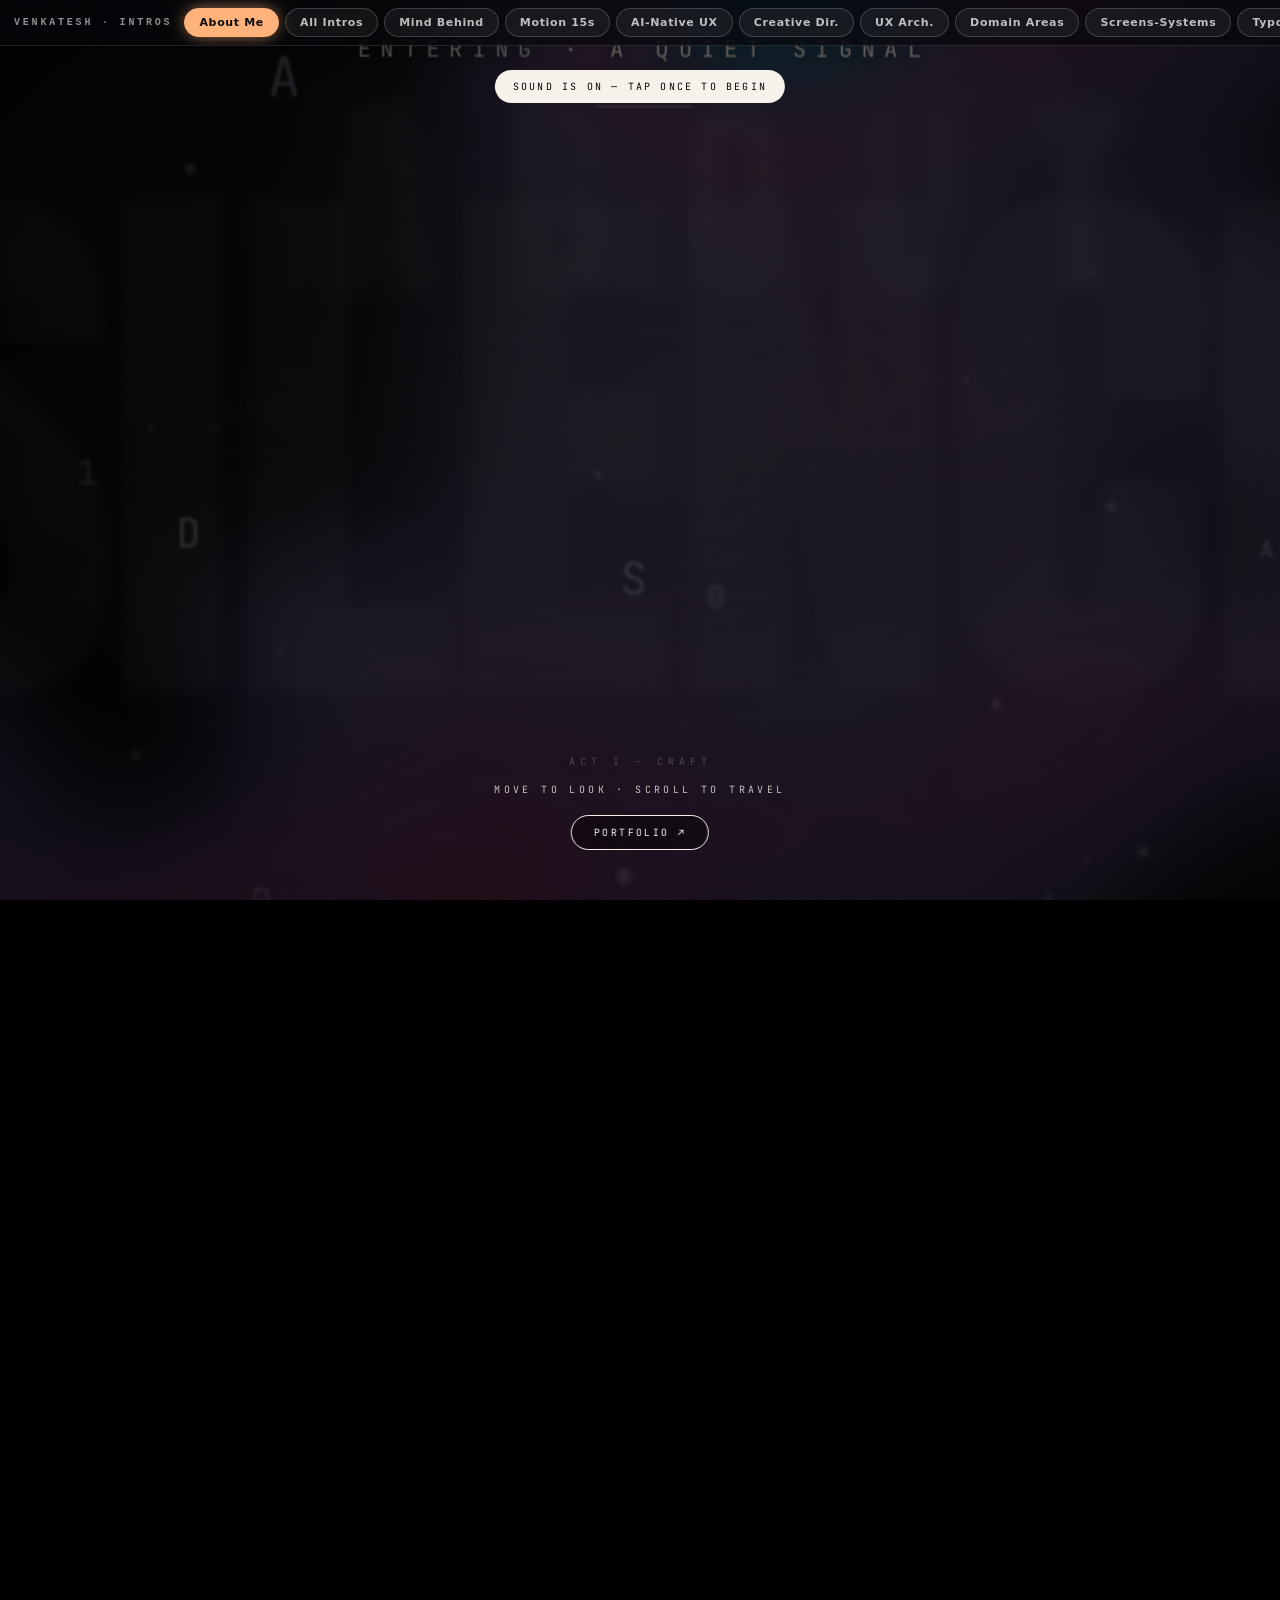
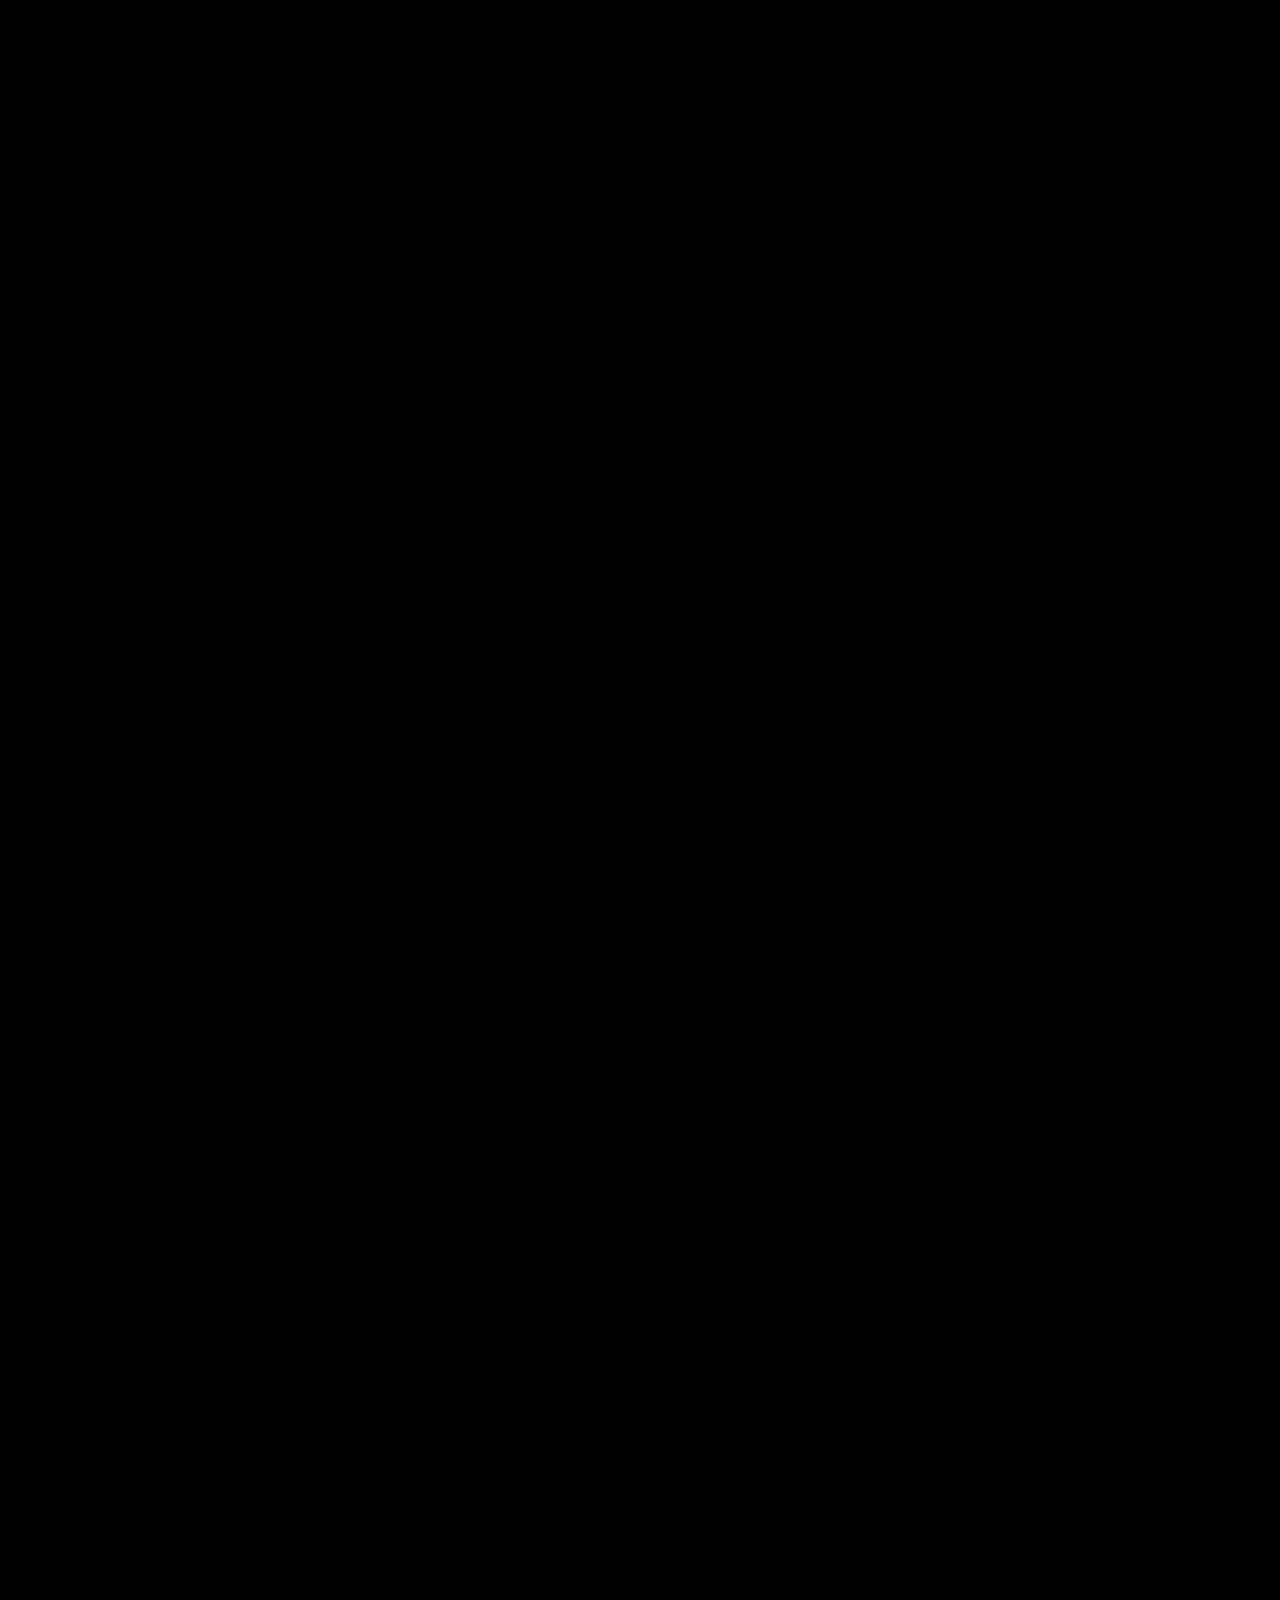
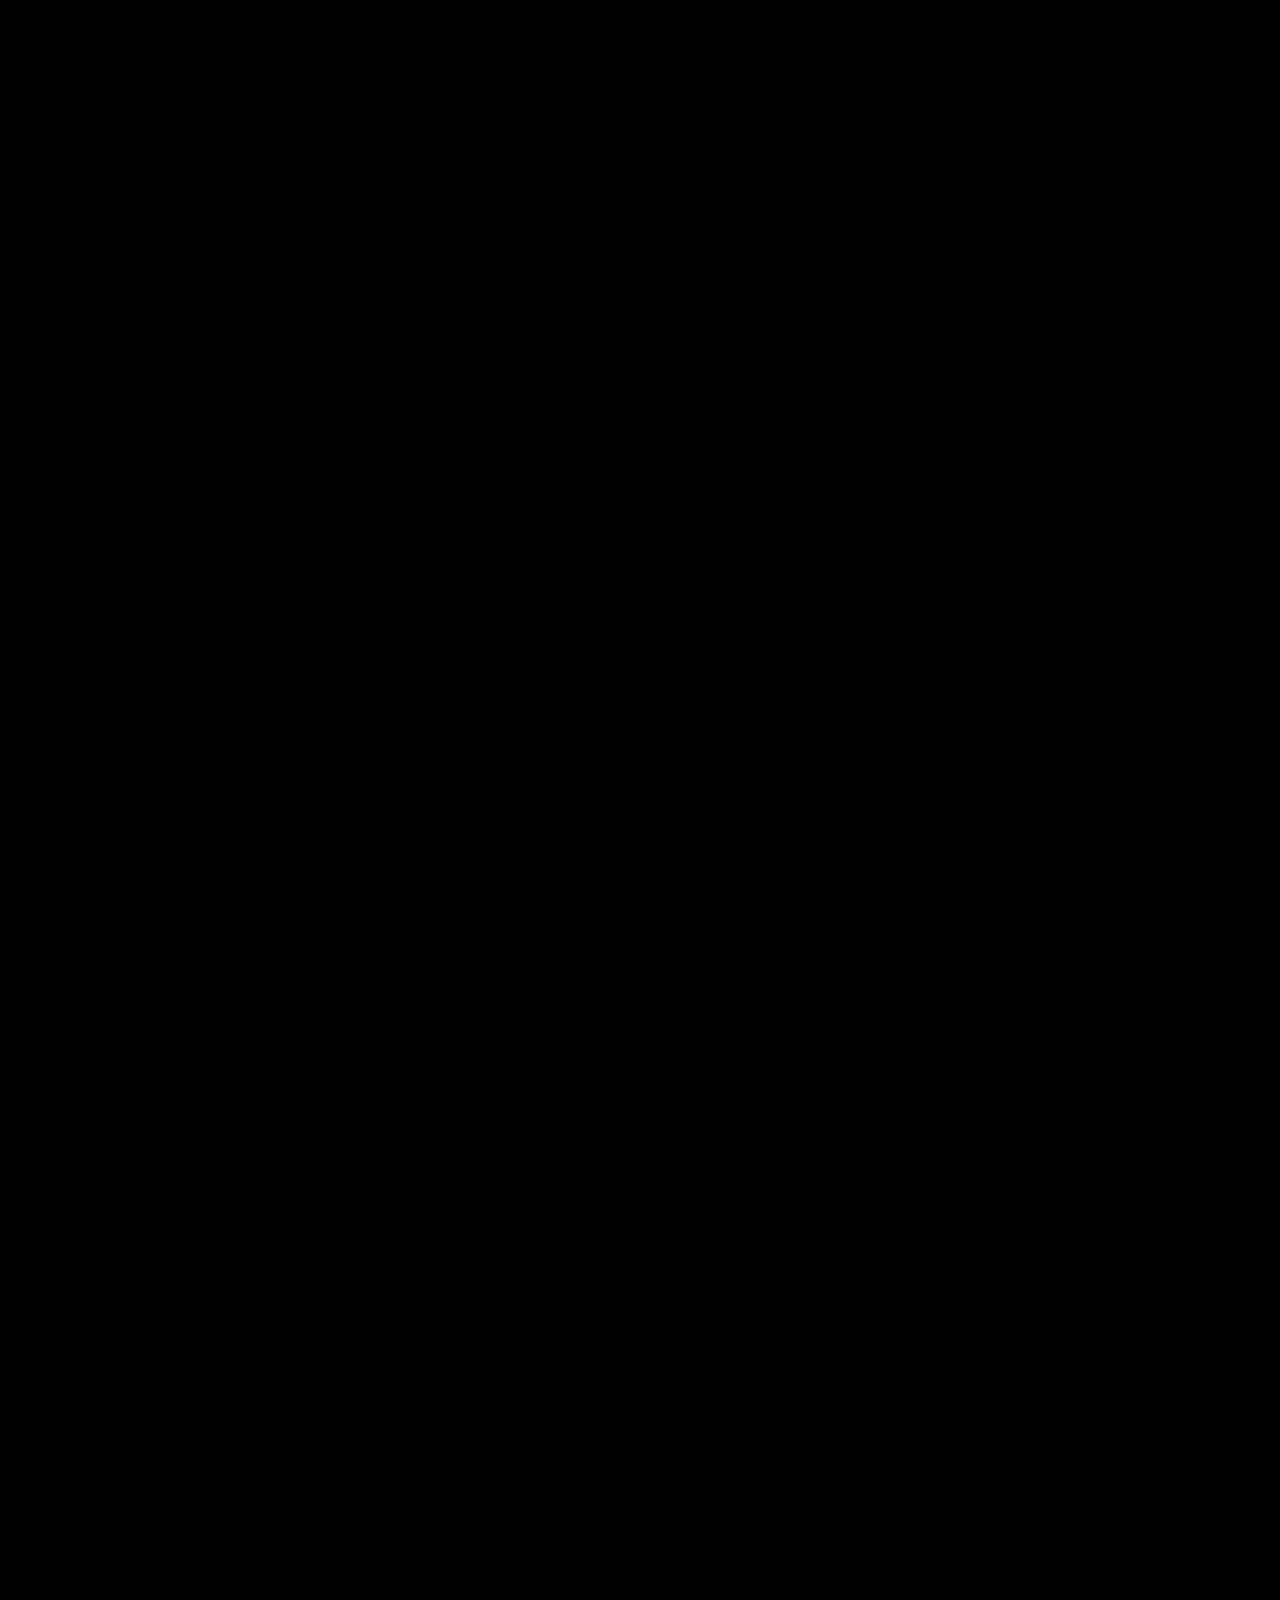
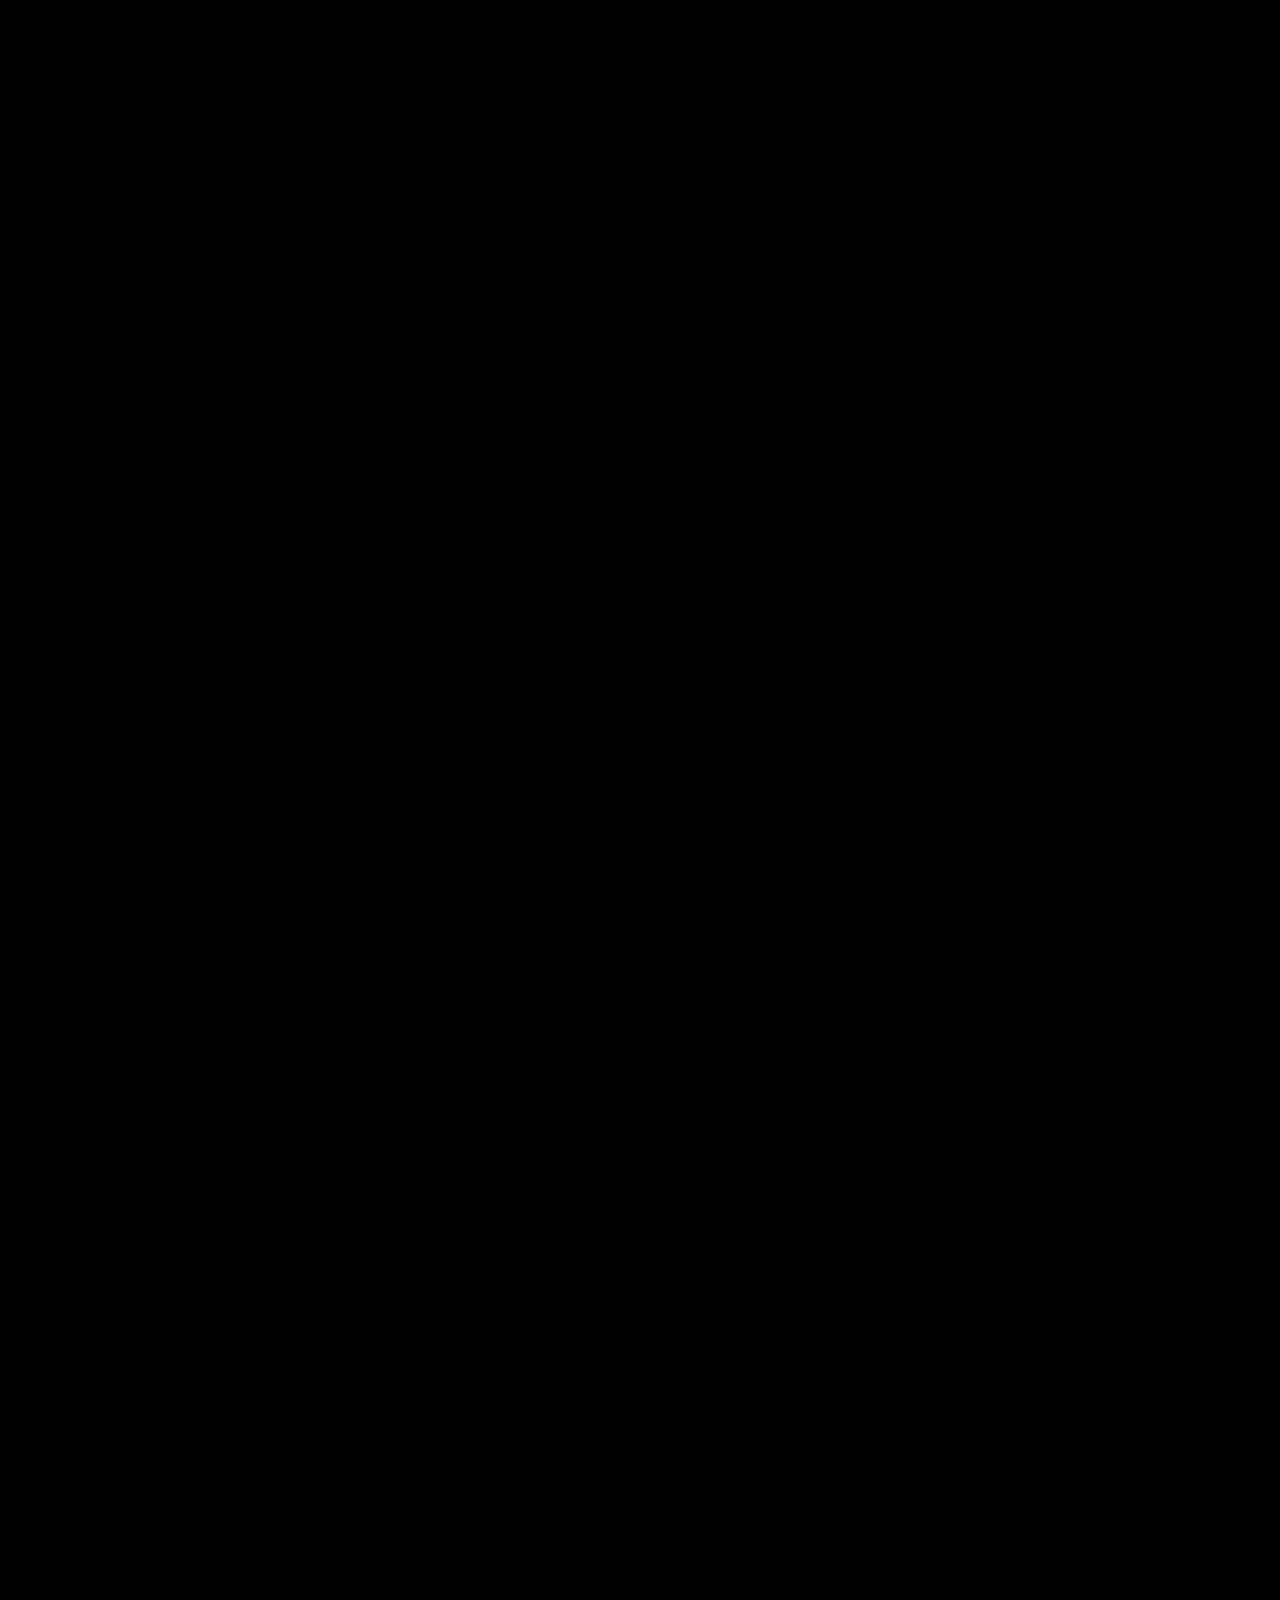
<file: index.html>
﻿<!DOCTYPE html>
<html lang="en">
<head>
<meta name="google-site-verification" content="m3rgq3p7sbFIkEq8Sm5senFMQUvczlFY7IXedqDfrP0" />
<meta charset="UTF-8" />
<!-- Mobile -->
<meta name="viewport" content="width=device-width, initial-scale=1.0, viewport-fit=cover" />

<!-- Primary SEO -->
<title>About Me — Venkatesh Ammireddy | UX Creative Director & AI UX Architect</title>
<meta name="title" content="Venkatesh Ammireddy | UX Creative Director & AI UX Architect" />
<meta name="description"
  content="Venkatesh Ammireddy is a UX Creative Director and AI-first Product UX Architect with 13+ years of experience designing enterprise platforms, AI systems, agentic UX workflows, and intelligent digital products." />
<meta name="keywords"
  content="Venkatesh Ammireddy, UX Designer, UX Creative Director, AI UX Designer, Product UX Architect, Agentic AI UX, Enterprise UX, UI UX Portfolio, Frontend Designer, AI Product Design, UX India, UX Consultant, Human-AI Interaction, Agentic UI, UX Architecture, Enterprise Platform Design, Design Systems Leader, Cognitive UX, Conversational AI UX, SaaS UX Design, UX Strategy Consultant, Product Design Director, Figma Design System, Venkatesh Creations Portfolio, Senior UX Designer India, AI UI Design, UX Architect Venkatesh, Ammireddy UX Lead Architect, Venkatesh Ammireddy UX Creative Director, Creative UX Ammireddy, Ammireddy Venkatesh UX, Venkatesh Ammireddy Designer, Venkatesh Ammireddy UX Contractor, Independent UX Director, Independent Design Director, UX Venkatesh, UX Ammireddy, UX Director, AI-UX Ammireddy, UX Consultant Hyderabad, AI UX Architect India, Venkatesh Creations UX" />
<meta name="author" content="Venkatesh Ammireddy" />
<meta name="robots" content="index, follow" />
<meta name="language" content="English" />
<meta name="revisit-after" content="7 days" />

<!-- Social Verification & Links -->
<meta name="linkedin:owner" content="venkateshammireddy" />
<link rel="me" href="https://www.linkedin.com/in/venkateshammireddy/" />

<!-- Canonical -->
<link rel="canonical" href="https://venkateshcreations.github.io/About_Me/" />

<!-- Theme -->
<meta name="theme-color" content="#050506" />

<!-- Open Graph / Facebook -->
<meta property="og:type" content="website" />
<meta property="og:url" content="https://venkateshcreations.github.io/About_Me/" />
<meta property="og:title" content="About Me — Venkatesh Ammireddy | UX Creative Director & AI UX Architect" />
<meta property="og:description"
  content="A 75-second cinematic motion identity film built entirely with code. Venkatesh Ammireddy — UX Creative Director and AI-first Product UX Architect with 13+ years designing enterprise platforms, AI systems and intelligent digital products." />
<meta property="og:image" content="https://venkateshcreations.github.io/portfolio/assets/profile.jpg" />

<!-- Twitter -->
<meta property="twitter:card" content="summary_large_image" />
<meta property="twitter:url" content="https://venkateshcreations.github.io/About_Me/" />
<meta property="twitter:title" content="About Me — Venkatesh Ammireddy | UX Creative Director & AI UX Architect" />
<meta property="twitter:description"
  content="A 75-second cinematic motion identity film built entirely with code. Venkatesh Ammireddy — UX Creative Director and AI-first Product UX Architect with 13+ years designing enterprise platforms, AI systems and intelligent digital products." />
<meta property="twitter:image" content="https://venkateshcreations.github.io/portfolio/assets/profile.jpg" />

<!-- Favicons -->
<link rel="icon" type="image/svg+xml" href="favicon.svg" />
<link rel="shortcut icon" href="favicon.svg" />
<link rel="apple-touch-icon" href="favicon.svg" />

<!-- Structured Data (JSON-LD) -->
<script type="application/ld+json">
[
  {
    "@context": "https://schema.org",
    "@type": "Person",
    "name": "Venkatesh Ammireddy",
    "url": "https://venkateshcreations.github.io/portfolio/",
    "image": "https://venkateshcreations.github.io/portfolio/assets/profile.jpg",
    "jobTitle": "UX Creative Director",
    "worksFor": {
      "@type": "Organization",
      "name": "Independent UX Consultant"
    },
    "sameAs": [
      "https://www.linkedin.com/in/venkateshammireddy/"
    ],
    "knowsAbout": [
      "UX Design",
      "AI UX",
      "Enterprise UX",
      "Frontend Development",
      "Agentic AI",
      "Product UX Architecture",
      "Human AI Interaction"
    ]
  },
  {
    "@context": "https://schema.org",
    "@type": "WebPage",
    "name": "About Me — Venkatesh Ammireddy | UX Creative Director & AI UX Architect",
    "url": "https://venkateshcreations.github.io/About_Me/",
    "description": "A 75-second cinematic motion identity film built entirely with code. Text + particles + camera + light."
  }
]
</script>
<link rel="preconnect" href="https://fonts.googleapis.com">
<link href="https://fonts.googleapis.com/css2?family=Anton&family=Newsreader:ital,opsz,wght@1,6..72,300;1,6..72,400&family=JetBrains+Mono:wght@400&display=swap" rel="stylesheet">
<style>
:root{
  --bg:#050506; --ink:#f4f1ea; --muted:rgba(244,241,234,.55);
  --accent:#ffb37a; --accent2:#7b86ff;
  --font-display:"Anton","Arial Narrow","Helvetica Condensed",Helvetica,Arial,sans-serif;
  --font-serif:"Newsreader",Georgia,serif;
  --font-mono:"JetBrains Mono",ui-monospace,SFMono-Regular,Menlo,monospace;
  --ease:cubic-bezier(.16,1,.3,1);
}
*{margin:0;padding:0;box-sizing:border-box}
html,body{height:100%}
html{background:#000}
body{
  font-family:var(--font-display);
  background:#000;color:var(--ink);
  overflow-x:hidden;-webkit-font-smoothing:antialiased;
  cursor:crosshair;
}
/* scroll gives the film its scrub track. Autoplay remains primary. */
#scroll-track{position:relative;height:720vh;width:100%;background:#000}
#stage{
  position:sticky;top:0;height:100vh;height:100svh;width:100%;
  overflow:hidden;isolation:isolate;background:var(--bg);
  transition:background-color .2s linear;
}
/* ---------- CAMERA RIG : 4 depth layers ---------- */
#viewport{position:absolute;inset:0;display:grid;place-items:center;perspective:1400px;z-index:1}
#camera{position:absolute;inset:0;display:grid;place-items:center;transform-style:preserve-3d;will-change:transform}
.layer{position:absolute;inset:0;display:grid;place-items:center;will-change:transform,opacity;transform-style:preserve-3d}
#layer-atmo{will-change:transform,opacity}
/* liquid smoke — a blurred fluid color field (atmosphere/light only, never a shape).
   Rendered tiny and upscaled so no edge or object can ever read as geometry. */
#smoke{position:absolute;top:-6%;left:-6%;width:112%;height:112%;
  filter:blur(26px) saturate(1.45);opacity:var(--smoke-op,.45);will-change:opacity}
.atmo-glow{
  position:absolute;inset:-25%;pointer-events:none;
  background:
    radial-gradient(42% 34% at 50% 42%, var(--glow,rgba(255,255,255,.08)) 0%, transparent 68%),
    radial-gradient(60% 50% at 78% 82%, var(--leak,rgba(255,140,60,.05)) 0%, transparent 70%),
    radial-gradient(55% 45% at 18% 18%, var(--leak2,rgba(120,130,255,.06)) 0%, transparent 70%);
  filter:blur(10px);will-change:opacity,transform;
}
#atmo-word{
  position:absolute;font-family:var(--font-display);font-size:24vw;line-height:.8;letter-spacing:-.02em;
  color:transparent;-webkit-text-stroke:1px currentColor;opacity:.055;white-space:nowrap;
  filter:blur(3px);user-select:none;pointer-events:none;
}
/* particle canvases */
canvas.dust{position:absolute;inset:0;width:100%;height:100%;display:block}
/* ---------- TYPO STAGE ---------- */
#typo-layer{pointer-events:none;text-align:center;z-index:5}
.typo-stack{position:relative;width:min(1240px,94vw);height:min(78vh,740px);display:grid;place-items:center}
.scene{
  position:absolute;inset:0;display:grid;place-items:center;align-content:center;justify-items:center;
  opacity:0;visibility:hidden;text-align:center;will-change:transform,opacity,filter;pointer-events:none;
}
.scene.active{visibility:visible}
.scene>div{width:100%;max-width:1150px;margin:0 auto;display:flex;flex-direction:column;align-items:center}
.kicker{font-family:var(--font-mono);font-size:clamp(9px,1.1vw,12px);letter-spacing:.44em;text-transform:uppercase;color:var(--muted);margin-bottom:2.4vh}
.kicker b{color:var(--ink);font-weight:400}
.rule{width:52px;height:1px;background:currentColor;opacity:.3;margin:0 auto 2.4vh}
h1,h2{font-weight:400;text-transform:uppercase;line-height:.88;letter-spacing:-.01em}
.about{font-size:clamp(46px,9.5vw,138px);display:flex;gap:.03em;justify-content:center}
.about .ch{display:inline-block;will-change:transform,opacity,filter}
.me{font-size:clamp(120px,26vw,380px);line-height:.8}
.me .ch{display:inline-block;will-change:transform,opacity,filter}
.sentence{font-size:clamp(30px,5.6vw,86px);line-height:.94;max-width:20ch;margin:0 auto}
.sentence .w{display:inline-block;white-space:nowrap;margin:0 .16em}
.sentence .ch{display:inline-block;will-change:transform,opacity,filter}
.giant{font-size:clamp(64px,14vw,230px);line-height:.84}
.giant .ch{display:inline-block;will-change:transform,opacity,filter}
.vert-compress{display:block;transform-origin:center}
/* INTELLIGENCE: 12 letters locked to one monumental line — never wraps mid-word */
#t-b-giant{white-space:nowrap;font-size:clamp(38px,11vw,190px);max-width:none}
#t-open-b{white-space:nowrap;font-size:clamp(38px,10.5vw,180px);max-width:none}
.sub{font-family:var(--font-mono);font-size:clamp(10px,1.2vw,13px);letter-spacing:.3em;text-transform:uppercase;color:var(--muted);margin-top:2.6vh}
.serif-accent{font-family:var(--font-serif);font-style:italic;font-weight:300;text-transform:none;letter-spacing:0}
.identity-name{font-size:clamp(34px,6.6vw,102px);line-height:1;letter-spacing:.005em}
.identity-name .ch{display:inline-block;will-change:transform,opacity,filter}
.roles{margin-top:3.2vh;display:flex;flex-direction:column;gap:1.4vh;align-items:center}
.roles span{font-family:var(--font-mono);font-size:clamp(11px,1.6vw,16px);letter-spacing:.34em;text-transform:uppercase;opacity:0}
.philo{font-size:clamp(30px,5.4vw,80px)}
.philo .ch{display:inline-block}
.cta{font-size:clamp(36px,7vw,112px);line-height:.9}
.cta .ch{display:inline-block}
.cta .emph{color:var(--accent)}
/* white edge stroke on the end titles — bright outline ringing each letterform */
#t-cta-a,#t-cta-b,#t-cta-c{-webkit-text-stroke:1.5px var(--edge,rgba(255,255,255,.9));paint-order:stroke fill;
  text-shadow:var(--type-glow,none)}
#t-sign{-webkit-text-stroke:1px var(--edge,rgba(255,255,255,.8));paint-order:stroke fill}
.small-name{font-family:var(--font-mono);font-size:12px;letter-spacing:.5em;text-transform:uppercase;color:var(--muted)}
/* SVG typographic connection — a single drawn path between words, not a shape system */
#connect-svg{position:absolute;inset:0;width:100%;height:100%;overflow:visible;pointer-events:none;z-index:2}
/* ---------- ATMOSPHERE OVERLAYS : light only, no geometry ---------- */
#read-scrim{position:absolute;inset:0;z-index:4;pointer-events:none;
  background:radial-gradient(58% 46% at 50% 48%, var(--scrim,rgba(0,0,0,.38)) 0%, transparent 70%);
  opacity:var(--scrim-op,.9);will-change:opacity}
/* purely photographic light washes — no geometry, just exposure + lens artifacts */
#exposure{position:absolute;inset:0;z-index:26;pointer-events:none;background:#fffdf8;opacity:0;will-change:opacity}
#anamorphic{position:absolute;inset:0;z-index:21;pointer-events:none;opacity:0;will-change:opacity;
  background:
    radial-gradient(55% 7% at 50% 46%, rgba(255,255,255,.55) 0%, transparent 70%),
    radial-gradient(90% 12% at 50% 46%, var(--accent) 0%, transparent 72%);
  mix-blend-mode:screen;filter:blur(6px)}
#act-card{position:absolute;left:50%;bottom:132px;transform:translateX(-50%);z-index:51;pointer-events:none;
  font-family:var(--font-mono);font-size:10px;letter-spacing:.5em;text-transform:uppercase;color:var(--muted);
  text-shadow:var(--type-glow,none);opacity:0;white-space:nowrap;transition:opacity .5s ease}
#act-card b{color:var(--ink);font-weight:400}
#vignette{position:absolute;inset:0;z-index:20;pointer-events:none;
  background:radial-gradient(92% 92% at 50% 48%, transparent 52%, rgba(0,0,0,.42) 100%);will-change:opacity}
/* readability: every label carries a soft glow so it survives any grade blend */
.scene h1,.scene h2{text-shadow:var(--type-glow,none)}
.kicker,.sub,.small-name{text-shadow:var(--type-glow,none)}
.giant{filter:drop-shadow(0 0 26px var(--accent-glow,transparent))}
#fade-black{position:absolute;inset:0;background:#000;opacity:0;pointer-events:none;z-index:25}
#stage::after{ /* animated film grain — light texture only, no geometry */
  content:"";position:absolute;inset:-60px;z-index:30;pointer-events:none;opacity:.09;mix-blend-mode:overlay;
  background-image:url("data:image/svg+xml,%3Csvg xmlns='http://www.w3.org/2000/svg' width='160' height='160'%3E%3Cfilter id='n'%3E%3CfeTurbulence type='fractalNoise' baseFrequency='0.85' numOctaves='2'/%3E%3C/filter%3E%3Crect width='160' height='160' filter='url(%23n)' opacity='0.55'/%3E%3C/svg%3E");
  animation:grainShift 0.9s steps(4) infinite;
  will-change:transform;
}
@keyframes grainShift{
  0%{transform:translate(0,0)}25%{transform:translate(-18px,12px)}
  50%{transform:translate(14px,-16px)}75%{transform:translate(-10px,-8px)}100%{transform:translate(0,0)}
}
.atmo-glow{animation:glowBreathe 7s ease-in-out infinite;will-change:transform,opacity}
@keyframes glowBreathe{0%,100%{transform:scale(1);opacity:.85}50%{transform:scale(1.06);opacity:1}}
#loop-badge{opacity:.6}
/* spotlight — a cursor-following light wash; pure light, no geometry */
#spot{position:absolute;left:0;top:0;width:62vmax;height:62vmax;z-index:18;pointer-events:none;
  mix-blend-mode:screen;opacity:.35;will-change:transform,opacity;
  background:radial-gradient(circle,rgba(255,255,255,.16) 0%,rgba(255,255,255,.05) 38%,transparent 62%)}
.tick{position:absolute;top:-3px;width:1px;height:8px;background:currentColor;opacity:.35;pointer-events:none}
body.clean{cursor:none}
body.clean #chrome,body.clean #hint,body.clean #act-card,body.clean #portfolio-cta{opacity:0!important;pointer-events:none}
#help{position:absolute;left:50%;top:50%;transform:translate(-50%,-50%);z-index:70;display:none;
  font-family:var(--font-mono);font-size:11px;letter-spacing:.18em;line-height:2.2;text-transform:uppercase;
  color:var(--ink);background:rgba(10,10,12,.84);background:color-mix(in srgb, var(--bg) 82%, transparent);
  border:1px solid var(--muted);border-radius:14px;padding:22px 30px;backdrop-filter:blur(14px);text-align:left}
#help.show{display:block}
#help b{color:var(--accent);font-weight:400;margin-right:14px}
/* ---------- MINIMAL TRANSPORT (auto-hides; film has no UI cards/buttons) ---------- */
#chrome{position:absolute;inset:0;z-index:50;pointer-events:none;display:flex;flex-direction:column;justify-content:space-between;padding:22px 26px;opacity:0;transition:opacity .6s ease}
body.awake #chrome{opacity:1}
#topbar{display:flex;justify-content:space-between;align-items:center;font-family:var(--font-mono);font-size:10px;letter-spacing:.32em;text-transform:uppercase;color:var(--muted)}
#topbar b{color:var(--ink);font-weight:400}
#controls{display:flex;justify-content:space-between;align-items:flex-end;gap:16px;pointer-events:auto}
#track{height:2px;background:rgba(128,128,128,.35);background:color-mix(in srgb, currentColor 22%, transparent);border-radius:99px;position:relative;cursor:pointer;flex:1;max-width:600px;color:var(--ink)}
#fill{position:absolute;inset:0;background:var(--ink);transform-origin:left;transform:scaleX(0);border-radius:99px}
#btns{display:flex;gap:10px}
.btn{font-family:var(--font-mono);font-size:10px;letter-spacing:.24em;text-transform:uppercase;border:1px solid rgba(128,128,128,.45);border:1px solid color-mix(in srgb, currentColor 30%, transparent);background:color-mix(in srgb, var(--bg) 30%, transparent);color:var(--ink);border-radius:999px;padding:10px 18px;cursor:pointer;backdrop-filter:blur(8px);text-shadow:var(--type-glow,none)}
.btn:hover{background:var(--ink);color:var(--bg)}
/* portfolio CTA — pinned under the hint line, always visible (outside the auto-hiding chrome) */
#portfolio-cta{position:absolute;left:50%;bottom:50px;transform:translateX(-50%);z-index:52;pointer-events:auto;cursor:pointer;
  font-family:var(--font-mono);font-size:10px;letter-spacing:.24em;text-transform:uppercase;white-space:nowrap;
  color:var(--ink);border:1px solid var(--accent);border-radius:999px;padding:10px 22px;
  background:rgba(10,10,12,.25);background:color-mix(in srgb, var(--bg) 35%, transparent);
  backdrop-filter:blur(8px);text-shadow:var(--type-glow,none)}
#portfolio-cta:hover{background:var(--accent);border-color:var(--accent);color:#0b0b0e}
@media (max-width:640px){#portfolio-cta{bottom:112px}}
#hint{position:absolute;left:50%;bottom:104px;transform:translateX(-50%);z-index:51;font-family:var(--font-mono);font-size:10px;letter-spacing:.34em;text-transform:uppercase;color:var(--muted);pointer-events:none;animation:float 3s ease-in-out infinite;transition:opacity 1s}
@keyframes float{50%{transform:translate(-50%,7px)}}
#toast{position:absolute;left:50%;top:70px;transform:translateX(-50%);background:var(--ink);color:var(--bg);font-family:var(--font-mono);font-size:10px;letter-spacing:.22em;text-transform:uppercase;padding:10px 18px;border-radius:99px;opacity:0;transition:.4s;z-index:60;pointer-events:none}
#toast.show{opacity:1}
#loader{position:absolute;inset:0;background:#050506;color:#f4f1ea;z-index:100;display:grid;place-items:center;transition:opacity .9s ease,visibility .9s}
#loader.hide{opacity:0;visibility:hidden}
#leader{font-size:clamp(84px,18vw,220px);line-height:1;margin-top:6px;animation:leaderPulse .36s var(--ease)}
@keyframes leaderPulse{0%{transform:scale(1.3);opacity:0}30%{opacity:1}100%{transform:scale(1);opacity:1}}
body.lowq #stage::after{animation:none}
body.lowq #anamorphic{display:none}
@media (max-width:640px){ #chrome{padding:16px} #hint{display:none} }
</style>
<link rel="stylesheet" href="tabs.css">
</head>
<body class="awake">
<div id="scroll-track">
  <div id="stage" aria-label="About Me — cinematic identity film">
    <div id="viewport">
      <div id="camera">
        <div class="layer" id="layer-atmo" data-depth="0.10">
          <canvas id="smoke" aria-hidden="true"></canvas>
          <div class="atmo-glow" id="atmo-glow"></div>
          <div id="atmo-word" aria-hidden="true">DESIGN</div>
        </div>
        <div class="layer" id="layer-back" data-depth="0.24">
          <canvas class="dust" id="dust-back"></canvas>
        </div>
        <div class="layer" id="typo-layer" data-depth="0.48">
          <div class="typo-stack" id="typo-stack">
            <svg id="connect-svg" viewBox="0 0 1000 600" preserveAspectRatio="xMidYMid meet" aria-hidden="true">
              <defs>
                <filter id="type-distort" x="-20%" y="-20%" width="140%" height="140%">
                  <feTurbulence id="dist-turb" type="fractalNoise" baseFrequency="0.012 0.09" numOctaves="2" seed="7" result="n"/>
                  <feDisplacementMap id="dist-map" in="SourceGraphic" in2="n" scale="0" xChannelSelector="R" yChannelSelector="G"/>
                </filter>
                <linearGradient id="ink-grad" x1="0" y1="0" x2="1" y2="0">
                  <stop offset="0" stop-color="currentColor"/><stop offset="1" stop-color="currentColor"/>
                </linearGradient>
              </defs>
              <path id="connect-path" d="M 140 330 C 360 290, 640 370, 860 320" fill="none" stroke="currentColor" stroke-width="1.4" opacity="0" stroke-dasharray="6 7"/>
              <path id="ai-path" d="M 200 420 C 400 380, 600 460, 800 400" fill="none" stroke="currentColor" stroke-width="1.2" opacity="0" stroke-dasharray="3 8"/>
            </svg>
          </div>
        </div>
        <div class="layer" id="layer-front" data-depth="0.92">
          <canvas class="dust" id="dust-front"></canvas>
        </div>
      </div>
    </div>
    <div id="read-scrim"></div>
    <div id="spot" aria-hidden="true"></div>
    <div id="vignette"></div>
    <div id="anamorphic"></div>
    <div id="fade-black"></div>
    <div id="exposure"></div>
    <div id="act-card"><b id="act-name">ACT I — CRAFT</b></div>
    <div id="chrome">
      <div id="topbar"><div>ABOUT&nbsp;ME&nbsp;&nbsp;·&nbsp;&nbsp;<b id="ch-name">OPENING</b></div><div><b id="tc">00:00</b>&nbsp;&nbsp;·&nbsp;&nbsp;<span id="ch-num">SC 01 / 10</span>&nbsp;&nbsp;·&nbsp;&nbsp;<span id="loop-badge">LOOP 01</span>&nbsp;&nbsp;·&nbsp;&nbsp;<span style="opacity:.6">24FPS · 2.39:1</span></div></div>
      <div id="controls">
        <div id="track" title="Scrub film"><div id="fill"></div></div>
        <div id="btns">
          <button class="btn" id="btn-sound">SOUND ON</button>
          <button class="btn" id="btn-mode">AUTO ▸ SCROLL</button>
          <button class="btn" id="btn-play">PAUSE</button>
        </div>
      </div>
    </div>
    <div id="hint">Move to look · Scroll to travel</div>
    <button id="portfolio-cta">PORTFOLIO ↗</button>
    <div id="help"><div><b>SPACE</b>PLAY / PAUSE</div><div><b>← →</b>∓ 1.5 SECONDS</div><div><b>1 – 0</b>JUMP TO CHAPTER</div><div><b>H</b>CLEAN CAPTURE MODE</div><div><b>?</b>THIS PANEL</div></div>
    <div id="toast"></div>
    <div id="loader"><div style="text-align:center">
      <div style="font-family:var(--font-mono);font-size:10px;letter-spacing:.44em;opacity:.6">A MOTION FILM IN CODE</div>
      <div id="leader">3</div>
      <div style="font-family:var(--font-mono);font-size:10px;letter-spacing:.44em;opacity:.6;margin-top:14px">PICTURE START · ABOUT ME</div>
    </div></div>
  </div>
</div>

<script>
"use strict";
/* =====================================================================
   CENTRALIZED TIMELINE — modify timing / text / colour in one place.
   Total film: 75 seconds. prog = time / duration.
===================================================================== */
const CONFIG = {
  duration: 75,
  timeline: [
    { id:"s01", t0:0,  t1:4,   label:"OPENING",       scene:"opening" },
    { id:"s02", t0:4,  t1:9,   label:"DESIGN",        scene:"design" },
    { id:"s03", t0:9,  t1:14,  label:"ARCHITECT",     scene:"architect" },
    { id:"s04", t0:14, t1:20,  label:"CONNECT",       scene:"connect" },
    { id:"s05", t0:20, t1:27,  label:"AI-DRIVEN",     scene:"ai" },
    { id:"s06", t0:27, t1:33,  label:"INTELLIGENCE",  scene:"build" },
    { id:"s07", t0:33, t1:42,  label:"IDENTITY",      scene:"identity" },
    { id:"s08", t0:42, t1:46.5,label:"PRINCIPLES",    scene:"principles" },
    { id:"s09", t0:46.5,t1:55, label:"PHILOSOPHY",    scene:"philo" },
    { id:"s10", t0:55, t1:60,  label:"OPEN",          scene:"open" },
    { id:"s11", t0:60, t1:65,  label:"PROMISE",       scene:"promise" },
    { id:"s12", t0:65, t1:73,  label:"FINAL",         scene:"final" },
    { id:"s13", t0:73, t1:75,  label:"SIGN-OFF",      scene:"signoff" },
  ],
  /* cinematic colour journey — bg / ink / accent per chapter */
  grade: [
    { until:4,          bg:"#050506", ink:"#f4f1ea", accent:"#f4f1ea", glow:"rgba(255,255,255,.07)", word:"SILENCE" },
    { until:9,          bg:"#f2efe9", ink:"#111014", accent:"#c8500e", glow:"rgba(200,80,14,.10)",  word:"DESIGN" },
    { until:14,         bg:"#eceae6", ink:"#141318", accent:"#8a4a12", glow:"rgba(160,120,60,.10)", word:"SYSTEM" },
    { until:20,         bg:"#e9e7e2", ink:"#101014", accent:"#b0490f", glow:"rgba(180,90,20,.10)",  word:"CRAFT" },
    { until:27,         bg:"#0a1028", ink:"#eef0ff", accent:"#8f7bff", glow:"rgba(120,130,255,.16)",word:"SIGNAL" },
    { until:33,         bg:"#0a0a0c", ink:"#f2f1ec", accent:"#c9a86a", glow:"rgba(220,190,140,.08)",word:"MIND" },
    { until:42,         bg:"#060607", ink:"#f4f1ea", accent:"#f4f1ea", glow:"rgba(255,255,255,.06)",word:"NAME" },
    { until:46.5,       bg:"#0e0d0c", ink:"#f2ede6", accent:"#e0913d", glow:"rgba(224,150,60,.12)", word:"PROOF" },
    { until:55,         bg:"#0b0b0e", ink:"#ece9e2", accent:"#9aa0ff", glow:"rgba(150,150,255,.08)",word:"HUMAN" },
    { until:60,         bg:"#f3ede2", ink:"#161310", accent:"#d65400", glow:"rgba(214,84,0,.12)",   word:"OPEN" },
    { until:65,         bg:"#100d0b", ink:"#f4ece0", accent:"#ff9a3d", glow:"rgba(255,150,60,.14)", word:"VOW" },
    { until:73,         bg:"#f6f1e8", ink:"#141210", accent:"#e05a00", glow:"rgba(224,90,0,.12)",   word:"YET" },
    { until:76,         bg:"#000000", ink:"#f4f1ea", accent:"#f4f1ea", glow:"rgba(255,255,255,.05)",word:"" },
  ]
};

const state = {
  time: 0, playing: true, scrollMode: false,
  pointer: { x:0, y:0, tx:0, ty:0 },
  cam: { scale:1, x:0, y:0, rot:0 },
  camPrev: { scale:1, x:0, y:0 }, camVel: 0, // camera velocity → motion blur + warp coupling
  warp: 0, // particle warp energy 0..1
  loops: 1, scrollTarget: 0, // endless-loop count + smoothed scroll scrub
  reduced: matchMedia("(prefers-reduced-motion: reduce)").matches,
  mobile: matchMedia("(max-width: 640px)").matches || ("ontouchstart" in window),
  visible: true, destroyed: false, lastTs: 0,
  idleTimer: 0, music: true, musicScene: null,
  punch: 0, dutch: 0, shock: 0, shockWas: false, // story-turn impulses
  quality: "high", fpsEMA: 60, qCool: 0, smokeSkip: 2, smokeOct: 3 // adaptive quality
};
const QT={ // adaptive tiers: particles back/front, smoke stride/octaves
  high:  { pb:64, pf:44, ss:2, oct:3 },
  medium:{ pb:40, pf:28, ss:3, oct:2 },
  low:   { pb:22, pf:14, ss:5, oct:2 }
};
const GLYPHS="VENKATESHMIRDUX0123456789+×·"; // typographic dust — letters as atmosphere
const $ = s => document.querySelector(s);
const lerp = (a,b,t)=>a+(b-a)*t;
const clamp = (v,a,b)=>Math.max(a,Math.min(b,v));
const seg = (p,a,b)=>clamp((p-a)/(b-a),0,1);
const eo = t => t>=1?1:1-Math.pow(2,-10*t);                    // cinematic ease-out
const eio = t => t<.5 ? 4*t*t*t : 1-Math.pow(-2*t+2,3)/2;      // in-out
const spring = t => { const c=1.45; t=clamp(t,0,1); return 1+(c+1)*Math.pow(t-1,3)+c*Math.pow(t-1,2); };
function hexLerp(h1,h2,t){
  const p=h=>[parseInt(h.slice(1,3),16),parseInt(h.slice(3,5),16),parseInt(h.slice(5,7),16)];
  const a=p(h1),b=p(h2);
  return `rgb(${Math.round(lerp(a[0],b[0],t))},${Math.round(lerp(a[1],b[1],t))},${Math.round(lerp(a[2],b[2],t))})`;
}
function gradeAt(sec){
  for(let i=0;i<CONFIG.grade.length;i++){
    if(sec < CONFIG.grade[i].until){
      const cur = CONFIG.grade[i], prev = CONFIG.grade[Math.max(0,i-1)];
      const spanStart = i===0?0:CONFIG.grade[i-1].until;
      const blend = seg(sec, cur.until-1.2, cur.until); // smooth 1.2s colour transition on scene change
      return { cur, prev, blend };
    }
  }
  return { cur:CONFIG.grade.at(-1), prev:CONFIG.grade.at(-1), blend:0 };
}
function sceneAt(sec){
  for(const s of CONFIG.timeline) if(sec>=s.t0 && sec<s.t1) return s;
  return CONFIG.timeline.at(-1);
}

/* =====================================================================
   SCENE FACTORY — createScene() + createTextAnimation()
===================================================================== */
const stack = $("#typo-stack");
const S = { all: [], byId: {} };
function splitChars(el){
  const txt = el.textContent; el.textContent = "";
  [...txt].forEach(c=>{
    const s=document.createElement("span"); s.className="ch";
    s.innerHTML = c===" " ? "&nbsp;" : c; el.appendChild(s);
  });
  return [...el.querySelectorAll(".ch")];
}
function splitWords(el){
  const words = el.textContent.trim().split(/\s+/); el.innerHTML="";
  words.forEach((w,wi)=>{
    const ww=document.createElement("span"); ww.className="w";
    [...w].forEach(c=>{ const s=document.createElement("span"); s.className="ch"; s.textContent=c; ww.appendChild(s); });
    el.appendChild(ww);
    if(wi<words.length-1) el.appendChild(document.createTextNode(" "));
  });
}
function createScene(id, html){
  const d=document.createElement("div"); d.className="scene"; d.id="scene-"+id;
  d.innerHTML=`<div>${html}</div>`; stack.appendChild(d);
  S.all.push(d); S.byId[id]=d; return d;
}
function createTextAnimation(){
  createScene("opening", `<div class="kicker">ENTERING · <b>A QUIET SIGNAL</b></div><div class="rule"></div>
    <h1 class="about" id="w-about">ABOUT</h1><h1 class="me" id="w-me">ME</h1>
    <div class="sub" id="open-sub">A FILM IN TYPE · 75 SECONDS</div>`);
  splitChars($("#w-about")); splitChars($("#w-me"));

  createScene("design", `<div class="kicker">SC 02 — <b>I DESIGN</b></div><div class="rule"></div>
    <h2 class="sentence" id="t-design-small">I DESIGN EXPERIENCES.</h2>
    <h2 class="giant" id="t-design-giant">DESIGN</h2>
    <div class="sub">WORD AS OBJECT · PUSH THROUGH</div>`);
  splitWords($("#t-design-small")); splitChars($("#t-design-giant"));

  createScene("architect", `<div class="kicker">SC 03 — <b>I ARCHITECT</b></div><div class="rule"></div>
    <h2 class="sentence" id="t-arch-small">I ARCHITECT PRODUCTS.</h2>
    <h2 class="giant vert-compress" id="t-arch-giant">ARCHITECT</h2>
    <div class="sub">COMPRESSED → RELEASED</div>`);
  splitWords($("#t-arch-small")); splitChars($("#t-arch-giant"));

  createScene("connect", `<div class="kicker">SC 04 — <b>I CONNECT</b></div><div class="rule"></div>
    <h2 class="giant" id="t-con-a">DESIGN</h2>
    <h2 class="sentence serif-accent" id="t-con-plus">— + —</h2>
    <h2 class="giant" id="t-con-b">ENGINEERING</h2>
    <div class="sub">TWO WORDS · ONE COMPOSITION</div>`);
  splitChars($("#t-con-a")); splitChars($("#t-con-b"));

  createScene("ai", `<div class="kicker">SC 05 — <b>SIGNAL / NOISE</b></div><div class="rule"></div>
    <h2 class="sentence" id="t-ai-frag">I EXPLORE AI-DRIVEN UX.</h2>
    <h2 class="giant" id="t-ai-giant">AI</h2>
    <h2 class="sentence" id="t-ai-full">AI-DRIVEN UX</h2>
    <div class="sub">FRAGMENTS → MEANING</div>`);
  splitWords($("#t-ai-frag")); splitChars($("#t-ai-giant")); splitWords($("#t-ai-full"));

  createScene("build", `<div class="kicker">SC 06 — <b>I BUILD</b></div><div class="rule"></div>
    <h2 class="sentence" id="t-b-small">I BUILD WITH</h2>
    <h2 class="giant" id="t-b-giant">INTELLIGENCE</h2>
    <div class="sub" id="t-b-sub">BEYOND THE EDGE · THEN REVEALED</div>`);
  splitWords($("#t-b-small")); splitChars($("#t-b-giant"));

  createScene("identity", `<div class="kicker">THE QUIET MOMENT — <b>IDENTITY REVEAL</b></div><div class="rule"></div>
    <h2 class="identity-name" id="t-name">VENKATESH AMMIREDDY</h2>
    <div class="roles" id="t-roles">
      <span>UX CREATIVE DIRECTOR</span><span>PRODUCT UX ARCHITECT</span>
      <span>DESIGN ENGINEER</span><span>AI + HUMAN-CENTERED PRODUCT INNOVATION</span>
    </div>`);
  splitChars($("#t-name"));

  createScene("principles", `<div class="kicker">HOW I WORK — <b>THREE RULES</b></div><div class="rule"></div>
    <h2 class="philo" id="t-pr-1">LISTEN FIRST.</h2>
    <h2 class="philo" id="t-pr-2">PROTOTYPE FAST.</h2>
    <h2 class="philo serif-accent" id="t-pr-3">ship with care.</h2>
    <div class="sub">NO THEATRE · ONLY CRAFT</div>`);
  ["#t-pr-1","#t-pr-2","#t-pr-3"].forEach(s=>splitWords($(s)));
  createScene("open", `<div class="kicker">NOW — <b>AVAILABILITY</b></div><div class="rule"></div>
    <h2 class="sentence" id="t-open-a">OPEN FOR</h2>
    <h2 class="giant" id="t-open-b">SELECT WORK</h2>
    <div class="sub">FOUNDERS · TEAMS · MOONSHOTS</div>`);
  splitWords($("#t-open-a")); splitChars($("#t-open-b"));
  createScene("philo", `<div class="kicker" id="ph-kicker">PHILOSOPHY — <b>01 / 04</b></div><div class="rule"></div>
    <h2 class="philo" id="t-philo">CURIOUS BY NATURE.</h2>
    <div class="sub">NOTHING ELSE ON SCREEN</div>`);
  splitWords($("#t-philo"));

  createScene("promise", `<div class="kicker">THE PROMISE — <b>YOU + ME</b></div><div class="rule"></div>
    <h2 class="philo" id="t-pm-1">YOUR IDEA.</h2>
    <h2 class="philo" id="t-pm-2">MY EXECUTION.</h2>
    <h2 class="philo serif-accent" id="t-pm-3">I bring it to life.</h2>
    <div class="sub">YOU DREAM IT · I BUILD IT</div>`);
  ["#t-pm-1","#t-pm-2","#t-pm-3"].forEach(s=>splitWords($(s)));
  createScene("final", `<div class="kicker">FINAL STATEMENT</div><div class="rule"></div>
    <h2 class="cta" id="t-cta-a">LET'S CREATE</h2>
    <h2 class="cta" id="t-cta-b">WHAT DOESN'T EXIST</h2>
    <h2 class="cta serif-accent" id="t-cta-c">yet.</h2>`);
  splitWords($("#t-cta-a")); splitWords($("#t-cta-b")); splitWords($("#t-cta-c"));

  createScene("signoff", `<div class="small-name" id="t-sign">VENKATESH AMMIREDDY</div>`);
  document.querySelectorAll(".ch").forEach(c=>c.dataset.orig=c.textContent);
  S.all.forEach(n=>{ n.style.opacity=0; n.style.visibility="hidden"; });
}

/* single-visible controller — exactly one scene visible, scrub-safe */
let currentScene = null;
function transitionScene(node, opacity){
  if(currentScene === node){
    node.classList.add("active"); node.style.visibility="visible"; node.style.opacity=opacity;
    return;
  }
  for(const n of S.all){
    if(n===node){ n.classList.add("active"); n.style.visibility="visible"; n.style.opacity=opacity; }
    else if(n.classList.contains("active") || n.style.visibility!=="hidden"){
      n.classList.remove("active"); n.style.opacity=0; n.style.visibility="hidden";
      n.style.transform="none"; n.style.filter="none";
    }
  }
  currentScene = node;
}

/* =====================================================================
   TYPOGRAPHY ENGINE — animateTypography()
   modes: rise | separate | compress | merge | fragment | letter | quiet | expand
===================================================================== */
function animateTypography(chars, mode, lp, time){
  const n = chars.length||1;
  chars.forEach((ch,i)=>{
    const stagger = mode==="letter" ? i*.09 : .5;
    const t = clamp(lp*n - i*stagger, 0, 1.2);
    const e = state.reduced ? clamp(t,0,1) : eo(clamp(t,0,1));
    const sp = state.reduced ? e : spring(clamp(t,0,1));
    let tr="", op=e, bl=0;
    switch(mode){
      case "separate": { // D E S I G N drifts apart then locks
        const lock = eio(clamp((lp-.45)/.4,0,1));
        const off = (i-n/2)*(1-lock)*34 + (1-e)*60;
        tr=`translateX(${off.toFixed(1)}px) translateY(${(1-e)*-24}px)`;
        bl=(1-e)*6; op=e; break; }
      case "compress": // vertically squashed then expands
        tr=`scaleY(${(0.18+0.82*e).toFixed(3)}) translateY(${(1-e)*30}px)`; bl=(1-e)*5; break;
      case "merge":
        tr=`translateY(${(1-e)*50}px)`; bl=(1-e)*6; break;
      case "fragment": { // generated / resolving into readable
        if(t<.55){ ch.textContent="01#/<>*+"[i%7]; tr=`translate(${(Math.sin(i*12.9)*14).toFixed(1)}px,${(Math.cos(i*7.7)*10).toFixed(1)}px)`; op=.45; bl=2; }
        else { if(ch.textContent!==ch.dataset.orig) ch.textContent=ch.dataset.orig; tr=`scale(${(.7+.3*e).toFixed(3)})`; bl=(1-e)*5; }
        break; }
      case "letter": tr=`translateY(${(1-sp)*44}px)`; bl=(1-e)*7; break; // one at a time, physical
      case "quiet": tr=`translateY(${(1-e)*26}px)`; bl=(1-e)*4; break;
      case "expand": tr=`scale(${(.75+.25*e).toFixed(3)}) translateY(${(1-e)*26}px)`; bl=(1-e)*5; break;
      default: tr=`translateY(${(1-e)*56}px)`; bl=(1-e)*7;
    }
    ch.style.transform=tr; ch.style.opacity=clamp(op,0,1);
    ch.style.filter = bl>.25 ? `blur(${bl.toFixed(1)}px)` : "none";
  });
}

/* =====================================================================
   PARTICLE ATMOSPHERE — animateParticles()
   Two depth layers, z-projection, warp on transitions, trails via alpha.
   Rendered as soft light (radial sprites), not geometric shapes.
===================================================================== */
const backCv=$("#dust-back"), frontCv=$("#dust-front");
const bctx=backCv.getContext("2d"), fctx=frontCv.getContext("2d");
let Pback=[], Pfront=[];
function makeParticles(list,count,depthMin,depthMax){
  list.length=0;
  for(let i=0;i<count;i++) list.push({
    x:Math.random(), y:Math.random(), z:Math.random()*.85+.15,
    vx:(Math.random()-.5)*.0006, vy:(Math.random()-.5)*.0005 - Math.random()*.0004,
    ph:Math.random()*6.28, r:Math.random()*.9+.35,
    gl:Math.random()<.3? GLYPHS[(Math.random()*GLYPHS.length)|0] : null // glyph dust
  });
}
function sizeFilms(){
  const dpr=Math.min(1.5, devicePixelRatio||1);
  [[backCv,bctx],[frontCv,fctx]].forEach(([cv,ctx])=>{
    cv.width=innerWidth*dpr; cv.height=innerHeight*dpr;
    ctx.setTransform(dpr,0,0,dpr,0,0);
  });
  const q=QT[state.quality]||QT.high;
  state.smokeSkip=state.mobile?Math.max(q.ss,3):q.ss; state.smokeOct=q.oct;
  const nB = state.mobile?Math.min(q.pb,30):q.pb, nF = state.mobile?Math.min(q.pf,20):q.pf;
  if(state.reduced){ makeParticles(Pback,14,.2,.6); makeParticles(Pfront,8,.5,1); }
  else { makeParticles(Pback,nB,.15,.6); makeParticles(Pfront,nF,.5,1); }
}
function drawLayer(ctx,list,time,warp,inkLight,wide){
  ctx.clearRect(0,0,innerWidth,innerHeight);
  const W=innerWidth,H=innerHeight;
  for(const p of list){
    // drift + warp rushing toward camera (z grows, then wraps)
    p.x+=p.vx + state.pointer.x*.0006*p.z;
    p.y+=p.vy + state.pointer.y*.0004*p.z;
    if(state.warp>.02 && !state.reduced) p.y-=state.warp*.006*p.z*(wide?2.2:1);
    if(p.x<-.02)p.x+=1.04; if(p.x>1.02)p.x-=1.04;
    if(p.y<-.02)p.y+=1.04; if(p.y>1.02)p.y-=1.04;
    const tw = state.reduced ? .5 : .3+.55*Math.abs(Math.sin(time*.8+p.ph));
    const proj = p.z*(1+state.warp*1.6);
    const sx=p.x*W + Math.sin(time*.3+p.ph)*6*p.z + state.pointer.x*-14*p.z;
    const sy=p.y*H + Math.cos(time*.26+p.ph)*6*p.z + state.pointer.y*-10*p.z;
    const rad=(p.r*(0.7+proj*1.8))*(wide?1.7:1);
    const stretch = 1+state.warp*7*p.z; // warp streaks vertically — light, not geometry
    const alpha = tw*(0.10+proj*0.42)*(wide?0.8:1);
    const col = inkLight ? "235,238,255" : "20,18,14";
    if(p.gl){ // a drifting letter instead of a light mote — same field, typographic voice
      ctx.font=`${Math.max(9,rad*7).toFixed(0)}px "JetBrains Mono",ui-monospace,monospace`;
      ctx.fillStyle=`rgba(${col},${clamp(alpha*1.5,.05,.8).toFixed(3)})`;
      ctx.fillText(p.gl,sx,sy);
    } else {
      const g=ctx.createRadialGradient(sx,sy,0,sx,sy,rad*3);
      g.addColorStop(0,`rgba(${col},${alpha.toFixed(3)})`);
      g.addColorStop(1,`rgba(${col},0)`);
      ctx.fillStyle=g;
      ctx.beginPath();
      ctx.ellipse(sx,sy,rad*1.2,rad*(1.1+ (state.reduced?0:state.warp*6*p.z)),0,0,6.283);
      ctx.fill();
    }
    void stretch;
  }
}
function animateParticles(time, inkLight){
  drawLayer(bctx,Pback,time,state.warp,inkLight,false);
  drawLayer(fctx,Pfront,time,state.warp,inkLight,true);
}
function aiRain(time){ // rising character rain behind the AI generation phase — type as weather
  const n=state.mobile?16:34;
  fctx.save();
  fctx.font='11px "JetBrains Mono",ui-monospace,monospace';
  fctx.textAlign='center';
  for(let i=0;i<n;i++){
    const px=((i*97.3)%100)/100*innerWidth+Math.sin(time*.7+i)*8;
    const py=((time*34*(0.4+(i%5)*.18)+i*251)%(innerHeight+40))-20;
    const a=.1+.24*Math.abs(Math.sin(time+i*2.1));
    fctx.fillStyle=i%3? `rgba(0,229,255,${a.toFixed(2)})` : `rgba(255,0,153,${a.toFixed(2)})`;
    fctx.fillText("01アイUX+×"[i%8],px,py);
  }
  fctx.restore();
}

/* =====================================================================
   RADIUM AIR — colorful liquid-smoke atmosphere on the deepest layer.
   Domain-warped noise advected like real air (slow rise + swaying
   breeze + traveling wave bands), rendered per-pixel into a tiny
   buffer, upscaled + heavily blurred so it reads as tinted air,
   never as geometry. Vivid radium gradient rooted in the live grade.
===================================================================== */
let RADIUM=[[124,58,237],[255,0,153],[34,211,238],[190,242,100]]; // living radium stops
let RADIUM_T=RADIUM.map(r=>r.slice()), smokeNextRoll=0;
function hsl2rgb(h,s,l){
  h=((h%360)+360)%360; s=clamp(s,0,1); l=clamp(l,0,1);
  const c=(1-Math.abs(2*l-1))*s, hp=h/60, x=c*(1-Math.abs(hp%2-1));
  let r=0,g=0,b=0;
  if(hp<1){r=c;g=x;}else if(hp<2){r=x;g=c;}else if(hp<3){g=c;b=x;}else if(hp<4){g=x;b=c;}else if(hp<5){r=x;b=c;}else{r=c;b=x;}
  const m=l-c/2;
  return [(r+m)*255,(g+m)*255,(b+m)*255];
}
function rollRadium(){ // re-roll vivid target hues — spread apart so the gradient stays rainbow, never muddy
  const base=Math.random()*360, spread=[0,70,150,225];
  for(let s=0;s<4;s++) RADIUM_T[s]=hsl2rgb(base+spread[s]+(Math.random()*36-18), .9+Math.random()*.1, .55+Math.random()*.1);
}
const smokeCv=$("#smoke"), smokeCtx=smokeCv.getContext("2d");
const SMOKE_W = 160, SMOKE_H = 90;
let smokeImg=null, smokeT=Math.random()*100, smokeLastWall=0, smokeTick=0, smokeOp=.45;
const smokePal={ bg:[5,5,6], ac:[244,241,234], ink:[244,241,234] }; // smoothed live palette
const smokePerm=new Uint8Array(512);
(function seedSmoke(){
  let s=1234567;
  const rnd=()=> (s=(s*1664525+1013904223)>>>0)/4294967296;
  const p=[...Array(256).keys()];
  for(let i=255;i>0;i--){ const j=(rnd()*(i+1))|0; [p[i],p[j]]=[p[j],p[i]]; }
  for(let i=0;i<512;i++) smokePerm[i]=p[i&255];
})();
function smokeNoise(x,y){
  const xi=Math.floor(x), yi=Math.floor(y);
  const xf=x-xi, yf=y-yi;
  const u=xf*xf*(3-2*xf), v=yf*yf*(3-2*yf);
  const h=(X,Y)=>smokePerm[(smokePerm[X&255]+Y)&255]/255;
  return lerp(lerp(h(xi,yi),h(xi+1,yi),u), lerp(h(xi,yi+1),h(xi+1,yi+1),u), v);
}
function smokeFbm(x,y,oct){
  let a=0, amp=.5, f=1;
  for(let i=0;i<oct;i++){ a+=amp*smokeNoise(x*f,y*f); f*=2.03; amp*=.5; }
  return a; // ~0..1
}
function initSmoke(){
  smokeCv.width=SMOKE_W; smokeCv.height=SMOKE_H;
  smokeImg=smokeCtx.createImageData(SMOKE_W,SMOKE_H);
  // first paint so the film never opens on a blank field
  for(let i=0;i<6;i++) animateSmoke(0,i*.05,{bg:"rgb(5,5,6)",ac:"rgb(244,241,234)",ink:"rgb(244,241,234)",dark:true},true);
}
function smokeTargetFor(scene){
  // per-scene smoke presence — quiet identity barely breathes, AI surges
  switch(scene){
    case "ai": return .85;
    case "build": return .6;
    case "final": return .6;
    case "connect": return .55;
    case "design": case "architect": return .5;
    case "opening": return .45;
    case "signoff": return .4;
    case "philo": return .3;
    case "identity": return .22;
    case "promise": return .55;
    default: return .45;
  }
}
function animateSmoke(sec, time, colors, force){
  if(!smokeImg) return;
  if(state.reduced && !force){ // reduced motion: one near-static veil, barely evolving
    if((smokeTick++%24)!==0 && !force) return;
  } else if(!force){
    if((smokeTick++%state.smokeSkip)!==0) return; // stride set by adaptive quality
  }
  const wallDelta=smokeLastWall? Math.min(.1,time-smokeLastWall) : .016;
  smokeLastWall=time;
  const energy=state.reduced? .02 : (.05+state.warp*.4);
  smokeT+=wallDelta*energy*(state.playing?1:.3);
  // ever-changing radium: fresh random hues every few seconds, eased so color flows
  if(!state.reduced && time>=smokeNextRoll){ rollRadium(); smokeNextRoll=time+4+Math.random()*5; }
  for(let s=0;s<4;s++) for(let i=0;i<3;i++) RADIUM[s][i]=lerp(RADIUM[s][i],RADIUM_T[s][i],.04);
  // ease live palette toward the scene grade — no color pops on cuts
  const tb=parseRGB(colors.bg), ta=parseRGB(colors.ac), ti=parseRGB(colors.ink);
  for(let i=0;i<3;i++){
    smokePal.bg[i]=lerp(smokePal.bg[i],tb[i],.06);
    smokePal.ac[i]=lerp(smokePal.ac[i],ta[i],.06);
    smokePal.ink[i]=lerp(smokePal.ink[i],ti[i],.06);
  }
  const oct=state.smokeOct||3;
  const t=smokeT, d=smokeImg.data;
  const deep=[smokePal.bg[0]*.4,smokePal.bg[1]*.4,smokePal.bg[2]*.45];
  const base=smokePal.bg, ink=smokePal.ink;
  const sstep=(a,b,x)=>{ const u=clamp((x-a)/(b-a),0,1); return u*u*(3-2*u); };
  let k=0;
  for(let y=0;y<SMOKE_H;y++){
    const ny=y/SMOKE_H*3;
    for(let x=0;x<SMOKE_W;x++,k+=4){
      const nx=x/SMOKE_W*3;
      // air current: slow rise like warm air + breeze swaying with height
      const qx=smokeFbm(nx+t*.2, ny-t*.15, oct);
      const qy=smokeFbm(nx-t*.17+5.2, ny+t*.19+1.3, oct);
      const ax=nx+Math.sin(ny*1.3+t*.32)*.38+t*.05+1.7*(qx-.5);
      const ay=ny-t*.3+1.7*(qy-.5);
      let v=smokeFbm(ax,ay,oct);
      v+=.12*Math.sin(nx*2.2+t*.85+2.4*qx)*Math.sin(ny*1.8-t*.65); // traveling air-wave bands
      v+=.06*Math.sin(t*.23);                                      // slow color breathing
      v=clamp(v,0,1);
      // radium gradient walk: deep → grade → violet → magenta → cyan → lime → ink
      let r=deep[0], g=deep[1], b=deep[2];
      const mixTo=(c,s)=>{ r+=(c[0]-r)*s; g+=(c[1]-g)*s; b+=(c[2]-b)*s; };
      mixTo(base,sstep(.12,.42,v));
      mixTo(RADIUM[0],sstep(.42,.58,v));
      mixTo(RADIUM[1],sstep(.58,.7,v));
      mixTo(RADIUM[2],sstep(.7,.82,v));
      mixTo(RADIUM[3],sstep(.82,.92,v)*.85);
      mixTo(ink,sstep(.93,1,v)*.5);
      d[k]=r; d[k+1]=g; d[k+2]=b; d[k+3]=255;
    }
  }
  smokeCtx.putImageData(smokeImg,0,0);
  // presence follows scene + warp surge, smoothed so smoke breathes rather than blinks
  const target=smokeTargetFor(sceneAt(sec).scene)*(0.75+state.warp*.5);
  smokeOp=lerp(smokeOp,clamp(target,0,.85),.05);
  document.documentElement.style.setProperty("--smoke-op",smokeOp.toFixed(3));
}

/* =====================================================================
   CAMERA — animateCamera() : continuous, intentional, multi-depth
===================================================================== */
const cameraEl=$("#camera"), stageEl=$("#stage"), atmoWord=$("#atmo-word");
/* keyframes: [sec, scale, x, y, rot] — purposeful dolly, never random */
const CAM_KEYS=[
  [0,   1.9, 0, 26, 0], [2.5, 1.25, 0, 8, 0], [4, 1.0, 0, 0, 0],
  [6,   1.35, 0, 0, 0], [8.2, 3.4, 0, 0, 0],  [9, 1.0, 0, 0, 0],   // push THROUGH design
  [11,  1.2, 0, 0, -1.4],[13.2, 0.72, 0, 0, 1.2],[14, 1.0, 0, 0, 0], // rotate + pull back
  [16,  1.15, -26, 6, 0],[18.4, 1.15, 26, -6, 0],[19.2, 3.2, 0, 0, 0],[20, 1.0, 0, 0, 0], // whip + rush
  [22,  1.1, 0, 6, 0],[25, 1.7, 0, 0, 0],[26.2, 0.9, 0, 0, 0],[27, 1.0, 0, 0, 0], // approach AI
  [29,  1.05, 0, 4, 0],[31.5, 2.6, 0, 0, 0],[33, 0.62, 0, 0, 0],   // expand beyond edges → pull back
  [36,  0.9, 0, 6, 0],[40, 0.96, 0, 4, 0],[42, 1.0, 0, 4, 0],      // identity: near stillness
  [44.2, 1.06, 0, 2, 0],[46.5, 1.0, 0, 3, 0],                     // principles: slow lean-in
  [49,  1.02, 0, 3, 0],[53, 1.0, 0, 3, 0],[55, 1.0, 0, 0, 0],     // philosophy: near stillness
  [57.5, 1.16, 0, 0, 0],[60, 1.0, 0, 0, 0],                       // open: gentle lift, settle
  [62.5, 1.18, 0, 0, 0],[65, 1.0, 0, 0, 0],                       // promise: ember push, settle
  [67.5, 1.25, 0, 0, 0],[71.5, 2.4, 0, -4, 0],[73, 1.0, 0, 0, 0], // final: rise into push-through
  [75, 1.0, 0, 6, 0],
];
function animateCamera(sec, time){
  let a=CAM_KEYS[0], b=CAM_KEYS.at(-1);
  for(let i=0;i<CAM_KEYS.length-1;i++) if(sec>=CAM_KEYS[i][0]&&sec<=CAM_KEYS[i+1][0]){a=CAM_KEYS[i];b=CAM_KEYS[i+1];break;}
  const lt=seg(sec,a[0],b[0]), e=lt*lt*(3-2*lt);
  const amp = state.reduced?0.15:(state.mobile?0.45:1);
  let s=lerp(a[1],b[1],e), x=lerp(a[2],b[2],e)*amp, y=lerp(a[3],b[3],e)*amp, r=lerp(a[4],b[4],e)*(state.reduced?0:1);
  // seamless-loop seam: ease camera toward the opening key across 58.6→60→0.6 so the wrap has no pop
  const seam=seg(sec,73.6,75);
  if(seam>0 && !state.reduced){
    s=lerp(s,CAM_KEYS[0][1],seam*.85); x=lerp(x,CAM_KEYS[0][2],seam*.85); y=lerp(y,14,seam*.6); r=lerp(r,0,seam);
  }
  state.punch=lerp(state.punch||0,0,.1); state.dutch=lerp(state.dutch||0,0,.08); // crash-zoom decay
  if(!state.reduced){ s*=1+state.punch*.22; r+=state.dutch*1.8; }
  x+=state.pointer.x*24*amp; y+=state.pointer.y*18*amp; r+=state.pointer.x*1.1*(state.reduced?0:1);
  if(!state.reduced){
    x+=Math.sin(time*.4)*5*amp; y+=Math.cos(time*.33)*5*amp;
    // handheld micro-jitter: present in kinetic acts, locked-off when quiet (identity/philosophy)
    const quiet=(sec>33&&sec<42)||(sec>42&&sec<52)?0:1;
    const j=quiet*(0.6+state.warp*2.2);
    x+=Math.sin(time*7.3)*j*amp; y+=Math.cos(time*6.1)*j*amp; r+=Math.sin(time*5.2)*j*.06;
  }
  // camera velocity → drives motion blur + warp coupling (no random movement)
  const pv=state.camPrev;
  const inst=Math.abs(s-pv.scale)*2.2+Math.abs(x-pv.x)*.012+Math.abs(y-pv.y)*.012;
  state.camVel=lerp(state.camVel||0,clamp(inst,0,1),.1);
  state.camPrev={scale:s,x,y};
  state.cam={scale:s,x,y,rot:r};
  cameraEl.style.transform=`translate3d(${x.toFixed(1)}px,${y.toFixed(1)}px,0) scale(${s.toFixed(4)}) rotate(${r.toFixed(2)}deg)`;
  document.querySelectorAll(".layer").forEach(L=>{
    const d=parseFloat(L.dataset.depth||.4);
    L.style.translate=`${(-state.pointer.x*20*d*amp).toFixed(1)}px ${(-state.pointer.y*14*d*amp).toFixed(1)}px`;
  });
  // faint editorial ghost word drifts opposite — depth cue, pure type
  atmoWord.style.transform=`translate(${( -x*.5-state.pointer.x*26).toFixed(1)}px,${(-y*.5).toFixed(1)}px)`;
  return state.cam;
}

/* =====================================================================
   COLOUR — transitionColor()
===================================================================== */
function parseRGB(str){
  const m=str.match(/[\d.]+/g); return m? [parseFloat(m[0]),parseFloat(m[1]),parseFloat(m[2])] : [0,0,0];
}
function transitionColor(sec){
  const {cur,prev,blend}=gradeAt(sec);
  const bg=hexLerp(prev.bg,cur.bg,blend), ink=hexLerp(prev.ink,cur.ink,blend), ac=hexLerp(prev.accent,cur.accent,blend);
  const root=document.documentElement.style;
  root.setProperty("--bg",bg); root.setProperty("--ink",ink);
  root.setProperty("--accent",ac);
  stageEl.style.backgroundColor=bg;
  stageEl.style.color=ink; // propagate real ink so SVG currentColor + labels inherit correctly on every blend
  const svg=$("#connect-svg"); if(svg) svg.style.color=ink;
  // luminance of the ACTUAL blended background — never flips early like the old cur.bg check
  const [br,bgc,bb]=parseRGB(bg);
  const lum=(0.2126*br+0.7152*bgc+0.0722*bb)/255;
  const dark=lum<0.5;
  $("#atmo-glow").style.setProperty("--glow",cur.glow);
  root.setProperty("--muted", dark?"rgba(244,241,234,.78)":"rgba(16,16,20,.66)");
  root.setProperty("--type-glow", dark
    ? "0 0 14px rgba(0,0,0,.8), 0 2px 8px rgba(0,0,0,.65)" // light text: depth shadow, never white bloom
    : "0 1px 2px rgba(255,255,255,.6), 0 0 24px rgba(255,255,255,.4)"); // dark text: lifted halo
  root.setProperty("--edge", dark?"rgba(255,246,235,.78)":"rgba(255,255,255,.92)");
  root.setProperty("--accent-glow", dark? cur.glow : "transparent");
  root.setProperty("--scrim", dark?"rgba(0,0,0,.42)":"rgba(255,255,255,.42)");
  root.setProperty("--scrim-op", (0.55+blend*0.45).toFixed(2)); // stronger scrim mid-transition when contrast is weakest
  atmoWord.style.color=ink; atmoWord.textContent=cur.word;
  $("#ch-name").textContent=sceneAt(sec).label;
  const idx=CONFIG.timeline.indexOf(sceneAt(sec));
  $("#ch-num").textContent=`SC ${String(idx+1).padStart(2,"0")} / ${CONFIG.timeline.length}`;
  return {bg,ink,ac,dark};
}

/* =====================================================================
   TIMELINE DRIVER — playTimeline loop target; one deterministic pass
===================================================================== */
const spotEl=$("#spot");
const fadeBlack=$("#fade-black"), connPath=$("#connect-path"), aiPath=$("#ai-path"),
      distMap=$("#dist-map"), distTurb=$("#dist-turb"),
      exposureEl=$("#exposure"), anamorphicEl=$("#anamorphic"), actCard=$("#act-card"), actName=$("#act-name");
/* CINEMATIC STYLE — exposure, lens flare, rack focus, flicker, act burn-ins.
   All light / focus / type phenomena. No geometric objects. */
function cinematicStyle(sec, time, dark){
  if(state.reduced) return;
  // 1) exposure flash on hard cuts — a photographic blink, not a shape
  const cuts=[8.6,14.0,19.4,26.3,32.6,55.2,60.4,65.4,72.2];
  let flash=0;
  for(const c of cuts){ flash=Math.max(flash, 1-Math.abs(sec-c)/0.28); }
  flash=clamp(flash,0,1);
  if(exposureEl) exposureEl.style.opacity=(flash*flash*0.30).toFixed(3);
  // 2) anamorphic-style lens flare follows warp energy (light artifact)
  if(anamorphicEl) anamorphicEl.style.opacity=(clamp(state.warp,0,1)*0.55).toFixed(3);
  // 3) rack focus — focus breathes between type and atmosphere per act
  const quiet=(sec>33&&sec<52)?1:0;
  const backBlur=(1.2+quiet*1.4-state.warp*1.2).toFixed(1);
  const frontBlur=(0.6+state.warp*1.6).toFixed(1);
  if(state.quality!=="low"){ // rack focus is a luxury — dropped first on weak devices
    backCv.style.filter=`blur(${clamp(backBlur,0,3)}px)`;
    frontCv.style.filter=`blur(${clamp(frontBlur,0,3)}px)`;
  } else { backCv.style.filter="none"; frontCv.style.filter="none"; }
  // 4) projector flicker + shutter punch + bleach-bypass blink — whisper-subtle, skip when quiet
  const flick=Math.sin(time*47)*0.004+Math.sin(time*31.7)*0.003;
  const punch=1+flash*0.05;
  stageEl.style.filter=`brightness(${(punch+flick*(quiet?0.3:1)).toFixed(4)}) contrast(${(1+flash*.12).toFixed(4)}) saturate(${state.reduced?1:(1-flash*.4).toFixed(3)})`;
  // 5) act burn-in — typographic chapter whisper, never fights the main type
  const acts=[[0,14,"ACT I — CRAFT"],[14,33,"ACT II — SIGNAL"],[33,76,"ACT III — HUMAN"]];
  let cur=acts[0][2], op=0;
  for(const [a,b,label] of acts){
    if(sec>=a&&sec<b){
      cur=label;
      op=Math.max(seg(sec,a,a+1.6)*(1-seg(sec,a+2.6,a+4.2)), seg(sec,b-1.2,b)*0.0);
      if(sec>a+4.2&&sec<b-2) op=0.55; // faint persistent burn-in mid-act
      else if(sec>=b-2) op=lerp(op,0.55,.5);
    }
  }
  if(actName&&actName.textContent!==cur) actName.textContent=cur;
  if(actCard) actCard.style.opacity=clamp(op,0,0.8).toFixed(2);
}
function orbitPalette(dark,ac,ink){ // behavior basis: warm spark + dark depth on dark film, accent-fire on light
  const c=dark?[255,248,238]:parseRGB(ac), h=dark?[0,0,0]:parseRGB(ink);
  const r=v=>Math.round(clamp(v,0,255));
  return { core:`rgba(${r(c[0])},${r(c[1])},${r(c[2])},${dark?".9":".95"})`,
           halo:`rgba(${r(h[0])},${r(h[1])},${r(h[2])},${dark?".55":".28"})` };
}
function driveTimeline(sec, time){
  const {bg,ink,ac,dark}=transitionColor(sec);
  animateCamera(sec,time);
  // warp energy peaks on hard transitions, silence in identity; coupled with camera velocity
  const edges=[[8.0,9.2],[13.6,14.4],[18.6,20.2],[25.4,27.2],[31.8,33.4],[54.6,56],[59.6,60.8],[64.6,65.8],[71.2,73]];
  let w=0; for(const [a,b] of edges){ w=Math.max(w, seg(sec,a,(a+b)/2)*(1-seg(sec,(a+b)/2,b))); }
  if(sec>33&&sec<42) w*=0.12; // identity: particles almost stop
  if(sec>52&&sec<56) w*=0.5;
  w=Math.max(w,(state.camVel||0)*.8); // fast dolly adds a whisper of warp
  state.warp = state.reduced?0:lerp(state.warp,w,.08);
  animateParticles(time,dark);
  animateSmoke(sec,time,{bg,ac,ink,dark});
  // living atmosphere: breathing glow + animated type distortion (typography-only SVG use)
  const glow=$("#atmo-glow");
  if(glow && !state.reduced) glow.style.opacity=(0.75+0.25*Math.sin(time*.7)+state.warp*.2).toFixed(2);
  if(distTurb && !state.reduced) distTurb.setAttribute("baseFrequency",`0.012 ${(0.09+state.warp*.06+Math.sin(time*.9)*.008).toFixed(3)}`);

  const sc=sceneAt(sec).scene;
  const show=(id,op=1)=>transitionScene(S.byId[id],op);
  const applyDist=(amt)=>{ distMap.setAttribute("scale",state.reduced?0:amt.toFixed(1)); };
  applyDist(state.warp*60);
  state.shock=lerp(state.shock||0,0,.09);
  if(!state.reduced && state.shock>.03 && currentScene){ // shockwave: energy ripples across the word
    state.shockWas=true;
    const chars=currentScene.querySelectorAll(".ch"), n=chars.length||1;
    const front=1-state.shock, amp=state.mobile?.5:1;
    chars.forEach((c,i)=>{
      const d=Math.sin((i/n)*5.2-front*9);
      c.style.textShadow=d>0? `0 0 ${(d*state.shock*26*amp).toFixed(0)}px var(--accent)` : "";
    });
  } else if(currentScene && state.shockWas){
    state.shockWas=false;
    currentScene.querySelectorAll(".ch").forEach(c=>{ if(c.style.textShadow) c.style.textShadow=""; });
  }
  // vignette breathes with warp energy
  const vig=$("#vignette");
  if(vig) vig.style.opacity=(0.85+state.warp*.6+Math.sin(time*.5)*.05).toFixed(2);
  cinematicStyle(sec, time, dark);

  /* ---- SCENE 01 : ABOUT ME — far → faint → sharp → approach ---- */
  if(sc==="opening"){
    show("opening",1);
    const tA=seg(sec,.6,2.2), tM=seg(sec,1.8,3.0), thru=seg(sec,3.2,4.0);
    animateTypography([...document.querySelectorAll("#w-about .ch")],"separate",clamp(tA*1.2,0,1.15),time);
    [...document.querySelectorAll("#w-about .ch")].forEach(c=>{ if(tA<=0)c.style.opacity=0.06; });
    if(tA>.12) [...document.querySelectorAll("#w-about .ch")].forEach(c=>{ if(parseFloat(c.style.opacity)<.12)c.style.opacity=.14; });
    animateTypography([...document.querySelectorAll("#w-me .ch")],"expand",tM,time);
    $("#open-sub").style.opacity=seg(sec,2.4,3.2)*(1-thru);
    S.byId.opening.style.filter=thru>0?`blur(${(thru*14).toFixed(1)}px)`:"none";
    S.byId.opening.style.transform=thru>0?`scale(${(1+thru*1.8).toFixed(3)})`:"none";
    fadeBlack.style.opacity=Math.max(seg(sec,3.7,4.0)*.9, 1-seg(sec,0,0.9)); // loop entry: rise from black
    connPath.setAttribute("opacity",0); aiPath.setAttribute("opacity",0);
    return;
  }
  fadeBlack.style.opacity=0;

  /* ---- SCENE 02 : I DESIGN EXPERIENCES. — word-by-word, DESIGN huge, push through ---- */
  if(sc==="design"){
    const lp=seg(sec,4,9);
    fadeBlack.style.opacity=(1-seg(sec,4,4.5))*.9; // fade from black — own transition language
    show("design",1);
    const small=[...document.querySelectorAll("#t-design-small .ch")];
    const giant=[...document.querySelectorAll("#t-design-giant .ch")];
    if(lp<.42){ // sentence word-by-word
      $("#t-design-small").style.display=""; $("#t-design-giant").style.display="none";
      animateTypography(small,"rise",clamp(lp/.42*1.15,0,1.2),time);
      small.forEach(c=>{ if(c.style.translate) c.style.translate=""; });
    } else { // DESIGN extremely large, camera moves through, fills screen
      $("#t-design-small").style.display="none"; $("#t-design-giant").style.display="";
      const g=seg(sec,6.2,8.4);
      const cg=1-eo(clamp(g/.32,0,1)); // converge: letters fly in from the air, then lock
      const scatter=i=>cg>.01? `${((i-2.5)*260*cg).toFixed(0)}px ${(((i%2)*2-1)*170*cg).toFixed(0)}px` : "";
      giant.forEach((c,i)=>{
        if(i===1||i===3){ // E S separate then lock — physical letters
          const lock=eio(clamp((g-.3)/.5,0,1));
          c.style.transform=`translateX(${(1-lock)*(i===1?-160:160)}px) scale(${(.6+.4*eo(clamp(g*1.4-i*.1,0,1))).toFixed(3)})`;
          c.style.opacity=eo(clamp(g*1.4-i*.1,0,1)); c.style.filter=`blur(${((1-eo(clamp(g*1.4-i*.1,0,1)))*8).toFixed(1)}px)`;
          c.style.translate=scatter(i);
        } else { animateTypography([c],"expand",g,time); c.style.translate=scatter(i); }
      });
      const thru2=seg(sec,8.2,9.0);
      S.byId.design.style.transform=`scale(${(1+thru2*2.2).toFixed(3)})`;
      S.byId.design.style.filter=thru2>0?`blur(${(thru2*16).toFixed(1)}px)`:"none";
      fadeBlack.style.opacity=thru2*.95;
    }
    return;
  }

  /* ---- SCENE 03 : I ARCHITECT PRODUCTS. — depths, compressed → expands, rotate back ---- */
  if(sc==="architect"){
    const lp=seg(sec,9,14);
    fadeBlack.style.opacity=(1-seg(sec,9,9.5))*.9;
    show("architect",1);
    S.byId.architect.style.transform="none"; S.byId.architect.style.filter="none";
    if(lp<.45){
      $("#t-arch-small").style.display=""; $("#t-arch-giant").style.display="none";
      const ch=[...document.querySelectorAll("#t-arch-small .ch")];
      ch.forEach((c,i)=>{ // enter from different depths
        const d=i%3, e=eo(clamp(lp/.45*1.3-i*.06,0,1));
        const z=(d===0?-160:(d===1?0:160))*(1-e);
        c.style.transform=`translateZ(${z.toFixed(0)}px) translateY(${((1-e)*60).toFixed(0)}px)`;
        c.style.opacity=e; c.style.filter=`blur(${((1-e)*9).toFixed(1)}px)`;
      });
    } else {
      $("#t-arch-small").style.display="none"; $("#t-arch-giant").style.display="";
      const g=seg(sec,11,13.4);
      [...document.querySelectorAll("#t-arch-giant .ch")].forEach((c,i)=>{
        const e=eo(clamp(g*1.3-i*.05,0,1));
        const squash=(1-eio(clamp((g-.35)/.45,0,1)))*.82; // compressed then dramatic release
        c.style.transform=`scaleY(${(0.18+squash*0+0.82*e).toFixed(3)}) scaleX(${((1.6-0.6*e)).toFixed(3)}) translateY(${((1-e)*40).toFixed(0)}px)`;
        c.style.opacity=e; c.style.filter=`blur(${((1-e)*7).toFixed(1)}px)`;
        c.style.letterSpacing=`${((1-eio(clamp((g-.35)/.45,0,1)))*.3).toFixed(2)}em`;
      });
      S.byId.architect.style.filter=`blur(${(seg(sec,13.4,14)*8).toFixed(1)}px)`;
    }
    return;
  }

  /* ---- SCENE 04 : CONNECT — DESIGN first, ENGINEERING later, merge, rush through ---- */
  if(sc==="connect"){
    const lp=seg(sec,14,20);
    show("connect",1);
    const A=[...document.querySelectorAll("#t-con-a .ch")], B=[...document.querySelectorAll("#t-con-b .ch")];
    const tA=seg(sec,14.2,16), tB=seg(sec,15.8,17.6), merge=seg(sec,17.2,18.8), thru=seg(sec,18.8,20);
    animateTypography(A,"merge",clamp(tA*1.2,0,1.2),time);
    B.forEach(c=>c.style.opacity=0);
    if(tB>0) animateTypography(B,"merge",clamp(tB*1.2,0,1.2),time);
    if(merge>0){ // words move toward each other into one composition
      const m=eio(merge);
      $("#t-con-a").style.transform=`translateY(${(m*44).toFixed(0)}px) scale(${(.9+.1*m).toFixed(3)})`;
      $("#t-con-b").style.transform=`translateY(${(-m*44).toFixed(0)}px) scale(${(.9+.1*m).toFixed(3)})`;
      $("#t-con-plus").style.opacity=m; $("#t-con-plus").style.filter=`blur(${((1-m)*6).toFixed(1)}px)`;
      connPath.setAttribute("opacity",(m*.8).toFixed(2)); // subtle typographic connection
      connPath.style.strokeDashoffset=state.reduced?0:(-time*30);
    } else { connPath.setAttribute("opacity",0); $("#t-con-plus").style.opacity=0; }
    S.byId.connect.style.transform=thru>0?`translateX(${(-thru*90).toFixed(0)}px) skewX(${(-thru*6).toFixed(1)}deg) scale(${(1+thru*2.4).toFixed(2)})`:"none"; // camera whip + push
    S.byId.connect.style.filter=thru>0?`blur(${(thru*10).toFixed(1)}px)`:"none";
    fadeBlack.style.opacity=seg(sec,19.6,20)*.9;
    return;
  }
  connPath.setAttribute("opacity",0);

  /* ---- SCENE 05 : AI — fragmented generation → AI huge → AI-DRIVEN UX ---- */
  if(sc==="ai"){
    const lp=seg(sec,20,27);
    fadeBlack.style.opacity=(1-seg(sec,20,20.6))*.95;
    show("ai",1);
    S.byId.ai.style.transform="none"; S.byId.ai.style.filter="none";
    const frag=[...document.querySelectorAll("#t-ai-frag .ch")],
          giant=[...document.querySelectorAll("#t-ai-giant .ch")],
          full=[...document.querySelectorAll("#t-ai-full .ch")];
    if(lp<.4){
      $("#t-ai-frag").style.display=""; $("#t-ai-giant").style.display="none"; $("#t-ai-full").style.display="none";
      animateTypography(frag,"fragment",clamp(lp/.4*1.2,0,1.2),time);
      if(!state.reduced) aiRain(time);
      aiPath.setAttribute("opacity",.25);
    } else if(lp<.78){
      $("#t-ai-frag").style.display="none"; $("#t-ai-giant").style.display=""; $("#t-ai-full").style.display="none";
      animateTypography(giant,"expand",clamp((lp-.4)/.38*1.2,0,1.2),time); // AI extremely large, particles accelerate
      $("#t-ai-giant").style.textShadow=`0 0 ${(state.warp*60).toFixed(0)}px ${ink}`;
      aiPath.setAttribute("opacity",.6); aiPath.style.strokeDashoffset=state.reduced?0:(-time*60);
    } else {
      $("#t-ai-frag").style.display="none"; $("#t-ai-giant").style.display="none"; $("#t-ai-full").style.display="";
      animateTypography(full,"rise",clamp((lp-.78)/.22*1.25,0,1.25),time);
      aiPath.setAttribute("opacity",.3);
    }
    if(seg(sec,26.4,27)>0) fadeBlack.style.opacity=seg(sec,26.4,27);
    return;
  }
  aiPath.setAttribute("opacity",0);

  /* ---- SCENE 06 : BUILD — foundation line, machinery slam, over-expand, reveal ---- */
  if(sc==="build"){
    const lp=seg(sec,27,33);
    fadeBlack.style.opacity=(1-seg(sec,27,27.5))*.9;
    show("build",1);
    // foundation: words lay down one after another, tracking settles like set type
    const small=[...document.querySelectorAll("#t-b-small .ch")];
    animateTypography(small,"letter",clamp(lp/.32*1.1,0,1.1),time);
    $("#t-b-small").style.letterSpacing=`${((1-eo(clamp(lp/.32,0,1)))*.35).toFixed(2)}em`;
    const g=[...document.querySelectorAll("#t-b-giant .ch")];
    const n=g.length||1;
    const tG=seg(sec,28.2,30.4), hold=seg(sec,30.4,31.5), pull=seg(sec,31.5,33);
    const bsub=$("#t-b-sub");
    const setSub=t=>{ if(bsub&&bsub.dataset.v!==t){ bsub.dataset.v=t; bsub.textContent=t; } };
    if(hold<=0&&pull<=0){ // monumental ascent: one rising wall, wave stagger, landing flash
      let landed=0;
      g.forEach((c,i)=>{
        const p=clamp(tG*1.5-i*.07,0,1);
        if(p>=1) landed++;
        const e=state.reduced? clamp(tG*1.4-i*.09,0,1) : spring(p);
        const drop=1-eo(p);
        c.style.transform=`translateY(${(drop*90).toFixed(0)}px) scale(${clamp(e,.01,1.12).toFixed(3)})`;
        c.style.opacity=clamp(e,0,1);
        c.style.filter=drop>.03?`blur(${(drop*8).toFixed(1)}px)`:"none";
        const fl=state.reduced?0:clamp(1-Math.abs(e-1)*2.5,0,1);
        c.style.textShadow=fl>.05?`0 0 ${(fl*30).toFixed(0)}px var(--accent)`:"";
      });
      $("#t-b-giant").style.transform="none";
      $("#t-b-giant").style.letterSpacing=`${((1-eo(clamp(tG*1.2,0,1)))*.25).toFixed(2)}em`;
      S.byId.build.style.filter="none";
      setSub(tG<=0?"BEYOND THE EDGE · THEN REVEALED":(landed<n?`LOCKING — ${String(landed).padStart(2,"0")} / ${n}`:"LOCKED — HOLD"));
    }
    if(hold>0&&pull<=0){ // overdrive: glow sweep races across the locked word as it blows past frame
      const sweep=hold*(n+4)-2;
      g.forEach((c,i)=>{
        const d=Math.exp(-Math.pow(i-sweep,2)/3.5);
        c.style.textShadow=d>.08?`0 0 ${(d*36).toFixed(0)}px var(--accent)`:"";
      });
      $("#t-b-giant").style.transform=`scale(${(1+hold*.5).toFixed(3)})`;
      $("#t-b-giant").style.letterSpacing=`${(hold*.45).toFixed(2)}em`;
      S.byId.build.style.filter=`blur(${(hold*3).toFixed(1)}px)`;
      setSub("OVERDRIVE — BEYOND FRAME");
    }
    else if(pull>0){ // pull back reveals the whole word, tracking snaps home
      g.forEach(c=>{ if(c.style.textShadow) c.style.textShadow=""; });
      $("#t-b-giant").style.transform=`scale(${(1.5-pull*.5).toFixed(3)})`;
      $("#t-b-giant").style.letterSpacing=`${((1-pull)*.45).toFixed(2)}em`;
      S.byId.build.style.filter="none";
      setSub("COMPLETE · INTELLIGENCE");
    }
    return;
  }

  /* ---- IDENTITY REVEAL — quiet, particles almost stop, slow pull back ---- */
  if(sc==="identity"){
    const lp=seg(sec,33,42);
    fadeBlack.style.opacity=(1-seg(sec,33,33.8))*.9;
    show("identity",1);
    S.byId.identity.style.transform="none"; S.byId.identity.style.filter="none";
    const name=[...document.querySelectorAll("#t-name .ch")];
    name.forEach((c,i)=>{
      const e=eo(clamp(lp*1.6-i*.03,0,1)); // strong editorial entrance
      c.style.transform=`translateY(${((1-e)*46).toFixed(0)}px)`;
      c.style.opacity=e; c.style.filter=`blur(${((1-e)*6).toFixed(1)}px)`;
    });
    [...document.querySelectorAll("#t-roles span")].forEach((r,i)=>{
      const e=eo(clamp(lp*1.4-.22-i*.17,0,1)); // each title independently
      r.style.transform=`translateY(${((1-e)*30).toFixed(0)}px)`; r.style.opacity=e;
    });
    return;
  }

  /* ---- PRINCIPLES — how I work: three rules, each takes the light ---- */
  if(sc==="principles"){
    const lp=seg(sec,42,46.5);
    fadeBlack.style.opacity=(1-seg(sec,42,42.6))*.7;
    show("principles",1);
    S.byId.principles.style.transform="none"; S.byId.principles.style.filter="none";
    const lines=["#t-pr-1","#t-pr-2","#t-pr-3"].map(s=>[...document.querySelectorAll(s+" .ch")]);
    lines.forEach((ch,k)=>animateTypography(ch,["rise","quiet","expand"][k],clamp(lp*1.9-k*.42,0,1.15),time));
    const pos=lp*3.6-0.3; // emphasis sweep: each rule takes the light in turn
    lines.forEach((ch,k)=>{
      const d=Math.exp(-Math.pow(k-pos,2)/.35);
      ch.forEach(c=>{ c.style.textShadow=d>.1?`0 0 ${(d*30).toFixed(0)}px var(--accent)`:""; });
    });
    return;
  }

  /* ---- PHILOSOPHY — slow emotional section, one phrase at a time ---- */
  if(sc==="philo"){
    fadeBlack.style.opacity=(1-seg(sec,46.5,47.1))*.7;
    const phrases=[0,1,2,3].map(k=>PHILO_POOL[(k+(state.philoShift||0))%PHILO_POOL.length]);
    const slots=[[46.5,48.6],[48.8,50.9],[51.1,53.2],[53.4,55]];
    let idx=0; slots.forEach((s,i)=>{ if(sec>=s[0]&&sec<s[1]) idx=i; });
    show("philo",1);
    S.byId.philo.style.transform="none"; S.byId.philo.style.filter="none";
    const elx=$("#t-philo");
    if(elx.dataset.ph!==String(idx)){
      elx.dataset.ph=String(idx);
      elx.textContent=phrases[idx];
      splitWords(elx);
      [...elx.querySelectorAll(".ch")].forEach(c=>c.dataset.orig=c.textContent);
      $("#ph-kicker").innerHTML=`PHILOSOPHY — <b>0${idx+1} / 04</b>`;
    }
    const lp=seg(sec,slots[idx][0],slots[idx][1]);
    const kin=["rise","quiet","expand","fragment"][idx]; // each phrase own movement
    const fadeOut=lp>.82?1-(lp-.82)/.18:1;
    S.byId.philo.style.opacity=fadeOut;
    animateTypography([...elx.querySelectorAll(".ch")],kin,clamp(Math.min(1,lp*1.7)*1.15,0,1.2),time);
    return;
  }

  /* ---- OPEN — availability: quiet confidence before the climax ---- */
  if(sc==="open"){
    const lp=seg(sec,55,60);
    fadeBlack.style.opacity=(1-seg(sec,55,55.6))*.9;
    show("open",1);
    S.byId.open.style.transform="none"; S.byId.open.style.filter="none";
    animateTypography([...document.querySelectorAll("#t-open-a .ch")],"quiet",clamp(lp/.35*1.15,0,1.15),time);
    animateTypography([...document.querySelectorAll("#t-open-b .ch")],"expand",clamp((lp-.3)/.5*1.2,0,1.2),time);
    const out=seg(sec,59.4,60);
    if(out>0){ S.byId.open.style.filter=`blur(${(out*8).toFixed(1)}px)`; fadeBlack.style.opacity=out*.9; }
    return;
  }

  /* ---- PROMISE — your idea, my execution, brought to life ---- */
  if(sc==="promise"){
    const lp=seg(sec,60,65);
    fadeBlack.style.opacity=(1-seg(sec,60,60.6))*.7;
    show("promise",1);
    S.byId.promise.style.transform="none"; S.byId.promise.style.filter="none";
    const lines=["#t-pm-1","#t-pm-2","#t-pm-3"].map(s=>[...document.querySelectorAll(s+" .ch")]);
    lines.forEach((ch,k)=>animateTypography(ch,["rise","quiet","expand"][k],clamp(lp*1.9-k*.42,0,1.15),time));
    const pos=lp*3.6-0.3; // each vow takes the light in turn
    lines.forEach((ch,k)=>{
      const d=Math.exp(-Math.pow(k-pos,2)/.35);
      ch.forEach(c=>{ c.style.textShadow=d>.1?`0 0 ${(d*30).toFixed(0)}px var(--accent)`:""; });
    });
    return;
  }

  /* ---- FINAL — WHAT DOESN'T EXIST climax, push through, fade to black ---- */
  if(sc==="final"){
    const lp=seg(sec,65,73);
    fadeBlack.style.opacity=(1-seg(sec,65,65.6))*.9;
    show("final",1);
    const A=[...document.querySelectorAll("#t-cta-a .ch")],
          B=[...document.querySelectorAll("#t-cta-b .ch")],
          C=[...document.querySelectorAll("#t-cta-c .ch")];
    animateTypography(A,"quiet",clamp(lp/.3*1.15,0,1.15),time);
    animateTypography(B,"expand",clamp((lp-.22)/.4*1.2,0,1.2),time); // visual climax
    animateTypography(C,"letter",clamp((lp-.5)/.3*1.2,0,1.2),time);
    const push=seg(sec,71.2,73);
    if(push>0){ // camera slowly pushes through the words
      $("#t-cta-b").style.transform=`scale(${(1+push*1.6).toFixed(3)})`;
      S.byId.final.style.filter=`blur(${(push*12).toFixed(1)}px)`;
      fadeBlack.style.opacity=push;
    } else { $("#t-cta-b").style.transform="none"; S.byId.final.style.filter="none"; }
    if(!state.reduced){ // traveling edge-shine: bright spot orbits each letter, flowing across the title
      const op=orbitPalette(dark,ac,ink);
      let k=0;
      [...document.querySelectorAll("#t-cta-a .ch, #t-cta-b .ch, #t-cta-c .ch")].forEach(c=>{
        const ph=time*2.4-(k++)*.55;
        c.style.textShadow=`${(Math.cos(ph)*3).toFixed(1)}px ${(Math.sin(ph)*3).toFixed(1)}px 6px ${op.core}, 0 0 14px ${op.halo}`;
      });
    }
    return;
  }

  /* ---- SIGN-OFF — small, centered, minimal, then loop-through-black (no end frame) ---- */
  show("signoff",seg(sec,73,73.8)*(1-seg(sec,74.4,75)));
  S.byId.signoff.style.transform="none"; S.byId.signoff.style.filter="none";
  if(!state.reduced){
    const op=orbitPalette(dark,ac,ink), ph=time*2;
    $("#t-sign").style.textShadow=`${(Math.cos(ph)*1.5).toFixed(1)}px ${(Math.sin(ph)*1.5).toFixed(1)}px 5px ${op.core}`;
  }
  fadeBlack.style.opacity=Math.max(1-seg(sec,73,73.7), seg(sec,74.1,74.9)); // loop exit: dissolve to black
}

/* =====================================================================
   SCORE TRACK — licensed background track: MotionArray "Pandora".
   Saved as bgm.mp3 next to index.html.
   Loops seamlessly and breathes with the story (softer in intimate
   passages). On by default; browsers release audio on first tap/keypress.
   Choice remembered.
===================================================================== */
const TRACK_SRC="bgm.mp3";
const SCENE_VOL={opening:.55,design:.8,architect:.8,connect:.85,ai:.9,build:.85,identity:.5,principles:.55,philo:.45,open:.7,promise:.75,final:.9,signoff:.5};
let MAudio=null;
function initMusic(){
  if(MAudio) return;
  const a=document.createElement("audio");
  a.id="bgm"; a.loop=true; a.preload="auto"; a.src=TRACK_SRC; a.volume=0;
  a.addEventListener("error",()=>toast("PLACE bgm.mp3 NEXT TO index.html"),{once:true});
  document.body.appendChild(a);
  MAudio=a;
  unlockMusic();
  setTimeout(()=>{ if(state.music&&a.paused) toast("SOUND IS ON — TAP ONCE TO BEGIN"); },1800);
}
function fadeTrack(v){
  if(!MAudio) return;
  const a=MAudio, from=a.volume, t0=performance.now();
  clearInterval(a._f);
  a._f=setInterval(()=>{
    const k=Math.min(1,(performance.now()-t0)/450);
    a.volume=from+(v-from)*k;
    if(k>=1) clearInterval(a._f);
  },30);
}
function unlockMusic(){
  if(!MAudio) return;
  if(state.music){
    const p=MAudio.play();
    if(p&&p.catch) p.catch(()=>{});
    fadeTrack(SCENE_VOL[state.musicScene]||.8);
  }
  syncSoundBtn();
}
function musicScene(sc){ // gentle dynamics: the track breathes with the story
  if(!MAudio||!state.music||MAudio.paused) return;
  fadeTrack(SCENE_VOL[sc]||.8);
}


function filmTurn(sc){ // story-turn impulses: shockwave + crash-zoom + dutch kick (quiet acts stay locked)
  if(state.reduced) return;
  const big=(sc==="design"||sc==="connect"||sc==="ai"||sc==="final");
  const mid=(sc==="architect"||sc==="build"||sc==="open"||sc==="promise");
  state.shock=big?1:(mid?.65:0);
  state.punch=big?.75:(mid?.45:0);
  state.dutch=(sc==="connect"||sc==="architect")?(Math.random()<.5?-1:1)*(big?.7:.5):0;
}
function applyQuality(tier){ // adaptive tiers keep the film at 60fps on weak devices
  if(state.quality===tier) return;
  state.quality=tier;
  document.body.classList.toggle("lowq",tier==="low");
  sizeFilms(); // rebuilds particle counts + smoke stride for the tier
}

/* LIVING LOOPS — each replay varies slightly so the endless film surprises.
   Finale taglines rotate, philosophy windows slide through a larger pool. */
const FIN_ALT=[
  ["LET'S CREATE","WHAT DOESN'T EXIST","yet."],
  ["IMAGINE MORE","BUILD THE UNSEEN","now."],
  ["DESIGN TOMORROW","FEEL THE SIGNAL","always."]
];
const PHILO_POOL=["CURIOUS BY NATURE.","BUILDING BY PRACTICE.","LEARNING BY EXPLORATION.","EXPERIMENTING WITH AI.",
  "QUESTION EVERYTHING.","PROTOTYPE TOMORROW.","LISTEN TO THE SIGNAL.","CRAFT WITH QUIET FIRE."];
function setFinaleText(v){
  ["t-cta-a","t-cta-b","t-cta-c"].forEach((id,k)=>{
    const el=document.getElementById(id); if(!el) return;
    el.textContent=FIN_ALT[v][k];
    splitWords(el);
    [...el.querySelectorAll(".ch")].forEach(c=>c.dataset.orig=c.textContent);
  });
}
function livingLoop(){
  setFinaleText((state.loops-1)%FIN_ALT.length);
  state.philoShift=((state.philoShift||0)+1)%PHILO_POOL.length;
  const ph=document.getElementById("t-philo"); if(ph) ph.dataset.ph="x"; // force rebuild on next visit
}
function syncSoundBtn(){
  const b=$("#btn-sound"); if(!b) return;
  if(!state.music){ b.textContent="SOUND OFF"; return; }
  b.textContent=(MAudio&&!MAudio.paused)?"SOUND ON":"SOUND ON • TAP";
}

/* =====================================================================
   TRANSPORT — playTimeline() / pauseTimeline()
===================================================================== */
function playTimeline(){ state.playing=true; $("#btn-play").textContent="PAUSE"; }
function pauseTimeline(){ state.playing=false; $("#btn-play").textContent="PLAY"; }
function seekTo(sec){
  sec=clamp(sec,0,CONFIG.duration-0.01);
  if(state.scrollMode){
    const track=$("#scroll-track");
    window.scrollTo({top:(sec/CONFIG.duration)*(track.offsetHeight-innerHeight),behavior:"auto"});
  } else state.time=sec;
}
function toast(msg){ const t=$("#toast"); t.textContent=msg; t.classList.add("show"); clearTimeout(t._h); t._h=setTimeout(()=>t.classList.remove("show"),2200); }
function jumpScene(i){ // director chapters: keys 1–0 jump the film
  const sc=CONFIG.timeline[i]; if(!sc) return;
  seekTo(sc.t0+.02); toast(sc.label+" — "+sc.scene.toUpperCase());
}
function toggleHelp(){ $("#help").classList.toggle("show"); }

/* =====================================================================
   INTERACTION — handlePointer() / handleScroll()
===================================================================== */
function handlePointer(){
  addEventListener("pointermove",e=>{
    state.pointer.tx=(e.clientX/innerWidth-.5)*2;
    state.pointer.ty=(e.clientY/innerHeight-.5)*2;
    document.body.classList.add("awake");
    clearTimeout(state.idleTimer);
    state.idleTimer=setTimeout(()=>{ if(state.playing) document.body.classList.remove("awake"); },2600);
  },{passive:true});
}
function handleScroll(){
  addEventListener("scroll",()=>{
    if(!state.scrollMode) return;
    const max=document.documentElement.scrollHeight-innerHeight;
    state.scrollTarget=clamp(scrollY/Math.max(1,max),0,.999)*CONFIG.duration;
    $("#hint").style.opacity=scrollY>120?0:1;
  },{passive:true});
  // in AUTO, deliberate wheel travel nudges the film (primary experience stays automatic, wraps around the loop)
  let acc=0;
  addEventListener("wheel",e=>{
    if(state.scrollMode||state.reduced) return;
    acc+=Math.abs(e.deltaY);
    if(acc>240){ state.time=(state.time+e.deltaY*.004+CONFIG.duration)%CONFIG.duration; acc=0; }
  },{passive:true});
}
function handleUI(){
  $("#btn-play").onclick=()=>{ state.playing?pauseTimeline():playTimeline(); };
  $("#btn-mode").onclick=e=>{
    state.scrollMode=!state.scrollMode;
    e.target.textContent=state.scrollMode?"SCROLL ▸ AUTO":"AUTO ▸ SCROLL";
    toast(state.scrollMode?"SCROLL MODE — DOWN IS FORWARD · UP IS BACK":"AUTO MODE — THE FILM PLAYS ITSELF");
    if(state.scrollMode){
      pauseTimeline();
      state.scrollTarget=state.time;
      const track=$("#scroll-track");
      window.scrollTo({top:(state.time/CONFIG.duration)*(track.offsetHeight-innerHeight)});
    } else playTimeline();
  };
  const track=$("#track"); let scrub=false; // touch-drag scrub: press and slide across time
  const seekDrag=e=>{ const r=track.getBoundingClientRect(); seekTo(clamp((e.clientX-r.left)/r.width,0,1)*CONFIG.duration); };
  track.addEventListener("pointerdown",e=>{ scrub=true; try{track.setPointerCapture(e.pointerId);}catch(_){} seekDrag(e); });
  track.addEventListener("pointermove",e=>{ if(scrub) seekDrag(e); });
  track.addEventListener("pointerup",()=>{ scrub=false; });
  track.addEventListener("pointercancel",()=>{ scrub=false; });
  $("#portfolio-cta").onclick=()=>{ window.open("https://venkateshcreations.github.io/portfolio/","_blank","noopener"); };
  $("#btn-sound").onclick=()=>{
    state.music=!state.music;
    try{ localStorage.setItem("aboutme-sound",state.music?"on":"off"); }catch(e){}
    if(MAudio){
      if(state.music){ MAudio.play().catch(()=>{}); fadeTrack(SCENE_VOL[state.musicScene]||.8); }
      else { fadeTrack(0); setTimeout(()=>{ if(!state.music&&MAudio) MAudio.pause(); },500); }
    }
    syncSoundBtn();
    toast(state.music?"SOUND ON":"SOUND OFF");
  };
  addEventListener("keydown",e=>{
    if(e.code==="Space"){ e.preventDefault(); state.playing?pauseTimeline():playTimeline(); }
    if(e.key==="ArrowRight") seekTo(state.time+1.5);
    if(e.key==="ArrowLeft") seekTo(state.time-1.5);
    if(e.key>="1"&&e.key<="9") jumpScene(+e.key-1);
    if(e.key==="0") jumpScene(9);
    if(e.key==="h"||e.key==="H"){ const c=document.body.classList.toggle("clean"); toast(c?"CLEAN CAPTURE — H TO RESTORE":"CHROME RESTORED"); }
    if(e.key==="?") toggleHelp();
    if(e.key==="Escape") $("#help").classList.remove("show");
  });
}

/* =====================================================================
   MAIN LOOP — requestAnimationFrame, GPU transforms, visibility-aware
===================================================================== */
function loop(ts){
  if(state.destroyed) return;
  requestAnimationFrame(loop);
  if(!state.visible) return;
  const dt=Math.min(.05,(ts-state.lastTs)/1000||.016);
  state.lastTs=ts;
  state.fpsEMA=lerp(state.fpsEMA,1/Math.max(dt,1e-3),.05); // adaptive quality watch
  if(ts-state.qCool>4000){
    if(state.fpsEMA<45&&state.quality!=="low"){ applyQuality(state.quality==="high"?"medium":"low"); state.qCool=ts; }
    else if(state.fpsEMA>58&&state.quality!=="high"){ applyQuality(state.quality==="low"?"medium":"high"); state.qCool=ts; }
  }
  state.pointer.x=lerp(state.pointer.x,state.pointer.tx,1-Math.pow(.002,dt));
  state.pointer.y=lerp(state.pointer.y,state.pointer.ty,1-Math.pow(.002,dt));
  if(state.playing && !state.scrollMode){
    state.time+=dt;
    if(state.time>=CONFIG.duration){ state.time-=CONFIG.duration; state.loops++; livingLoop(); } // endless loop — each replay varies
  }
  if(state.scrollMode){ // smoothed scrub: scroll sets a target, film eases toward it (cinematic, reversible)
    state.time=lerp(state.time,state.scrollTarget,1-Math.pow(.0005,dt));
    if(Math.abs(state.time-state.scrollTarget)<.002) state.time=state.scrollTarget;
  }
  const sec=clamp(state.time,0,CONFIG.duration-0.001);
  const scId=sceneAt(sec).scene;
  if(scId!==state.musicScene){ state.musicScene=scId; musicScene(scId); filmTurn(scId); }
  driveTimeline(sec,ts/1000);
  $("#fill").style.transform=`scaleX(${sec/CONFIG.duration})`;
  const s=Math.floor(sec);
  $("#tc").textContent=`${String(Math.floor(s/60)).padStart(2,"0")}:${String(s%60).padStart(2,"0")}`;
  const badge=$("#loop-badge"); if(badge) badge.textContent=`LOOP ${String(state.loops).padStart(2,"0")}`;
  if(spotEl){ // cursor-following light wash — brightens smoke and type where you look
    if(state.reduced){ spotEl.style.opacity=.12;
      spotEl.style.transform=`translate3d(${innerWidth/2}px,${innerHeight/2}px,0) translate(-50%,-50%)`; }
    else{
      const sx=(state.pointer.x*.5+.5)*innerWidth, sy=(state.pointer.y*.5+.5)*innerHeight;
      spotEl.style.transform=`translate3d(${sx.toFixed(1)}px,${sy.toFixed(1)}px,0) translate(-50%,-50%)`;
      spotEl.style.opacity=(.32+state.warp*.3).toFixed(2);
    }
  }
}
function init(){
  createTextAnimation();
  sizeFilms();
  initSmoke();
  try{ if(localStorage.getItem("aboutme-sound")==="off") state.music=false; }catch(e){}
  addEventListener("resize",sizeFilms);
  handlePointer(); handleScroll(); handleUI();
  initMusic(); // default ON — browser releases it on first tap/keypress
  ["pointerdown","keydown","touchstart"].forEach(ev=>addEventListener(ev,unlockMusic,{passive:true}));
  document.addEventListener("visibilitychange",()=>{
    state.visible=!document.hidden;
    if(!MAudio) return;
    if(document.hidden) MAudio.pause();
    else if(state.music) unlockMusic();
  });
  new IntersectionObserver(en=>{ state.visible=en[0].isIntersecting; }).observe($("#stage"));
  syncSoundBtn();
  CONFIG.timeline.forEach(s=>{ // labeled chapter ticks on the transport
    const t=document.createElement("div"); t.className="tick";
    t.style.left=(s.t0/CONFIG.duration*100)+"%"; t.title=s.label+" · "+s.t0+"s";
    $("#track").appendChild(t);
  });
  if(state.reduced) toast("REDUCED MOTION — GENTLE FADES");
  const lead=$("#leader"); let li=3; // film-leader countdown — typographic, no shapes
  const pulse=()=>{ lead.style.animation="none"; void lead.offsetWidth; lead.style.animation=""; };
  const lh=setInterval(()=>{
    li--;
    if(li<=0){ clearInterval(lh); $("#loader").classList.add("hide"); }
    else { lead.textContent=li; pulse(); }
  },360);
  setTimeout(()=>{ if(state.playing) document.body.classList.remove("awake"); },3200);
  requestAnimationFrame(loop);
}
document.readyState==="loading"?document.addEventListener("DOMContentLoaded",init):init();
</script>
<script src="tabs.js" defer></script>
</body>
</html>
</file>
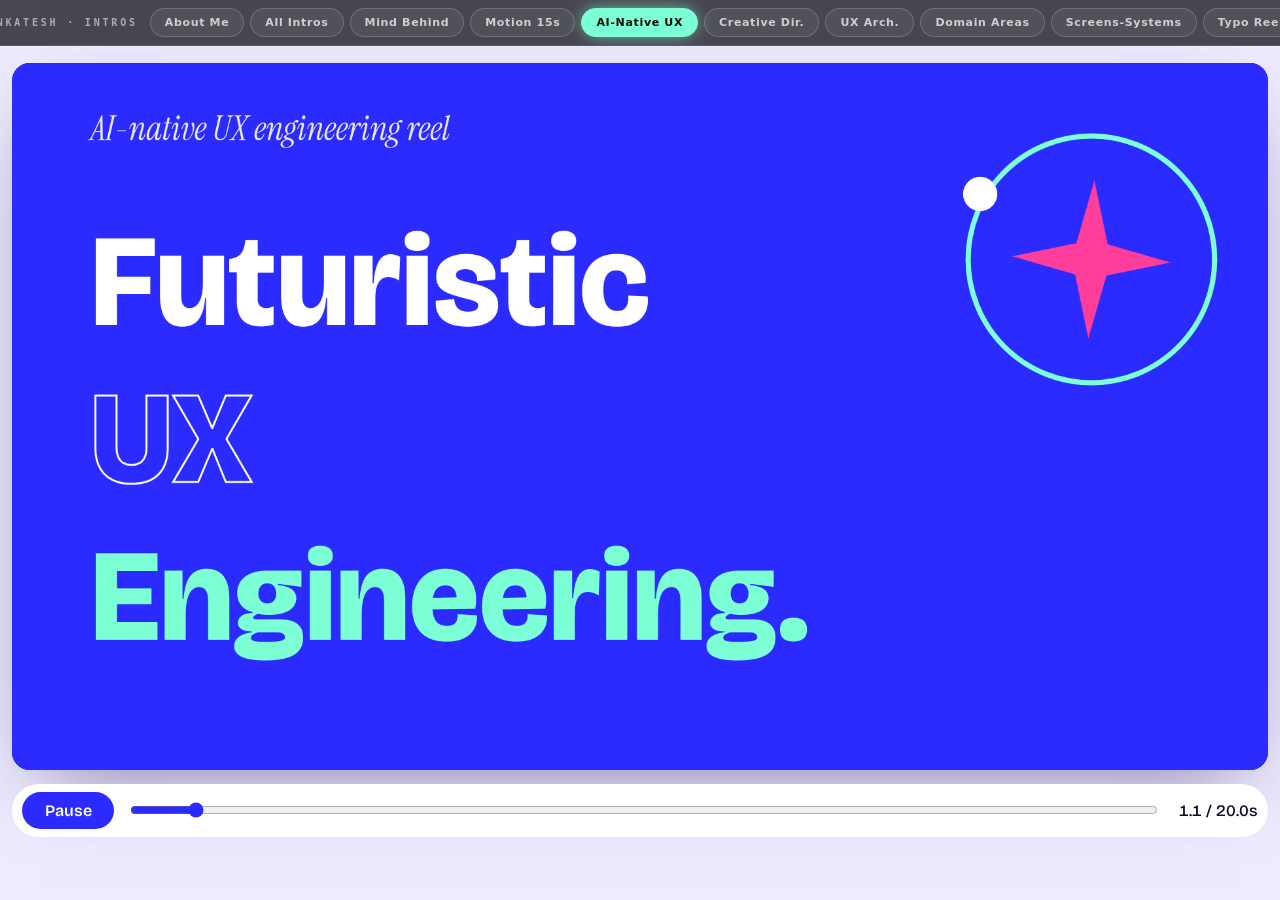
<file: ai-native-ux-engineering-20s.html>
﻿<!DOCTYPE html>
<html lang="en">
<head>
<!-- PT-SEO -->
<meta name="description" content="A 20-second showreel on futuristic UX engineering: agentic UX, custom skills and AI-human interaction design by Venkatesh Ammireddy." />
<link rel="canonical" href="https://venkateshcreations.github.io/About_Me/ai-native-ux-engineering-20s.html" />
<meta name="theme-color" content="#0b0b0e" />
<meta property="og:type" content="website" />
<meta property="og:url" content="https://venkateshcreations.github.io/About_Me/ai-native-ux-engineering-20s.html" />
<meta property="og:title" content="AI-Native UX Engineering (20s) — Venkatesh Ammireddy" />
<meta property="og:description" content="A 20-second showreel on futuristic UX engineering: agentic UX, custom skills and AI-human interaction design by Venkatesh Ammireddy." />
<meta property="og:image" content="https://venkateshcreations.github.io/portfolio/assets/profile.jpg" />
<meta property="twitter:card" content="summary_large_image" />
<meta property="twitter:title" content="AI-Native UX Engineering (20s) — Venkatesh Ammireddy" />
<meta property="twitter:description" content="A 20-second showreel on futuristic UX engineering: agentic UX, custom skills and AI-human interaction design by Venkatesh Ammireddy." />
<meta property="twitter:image" content="https://venkateshcreations.github.io/portfolio/assets/profile.jpg" />
<meta charset="utf-8">
<meta name="viewport" content="width=device-width, initial-scale=1, viewport-fit=cover">
<title>AI-Native UX Engineering (20s) — Venkatesh Ammireddy</title>
<link rel="preconnect" href="https://fonts.googleapis.com">
<link rel="preconnect" href="https://fonts.gstatic.com" crossorigin>
<link href="https://fonts.googleapis.com/css2?family=Bricolage+Grotesque:opsz,wght@12..96,200..800&family=Instrument+Serif:ital@0;1&display=swap" rel="stylesheet">
<style>
:root{--bg:#EEEBFF;--fg:#0B0B2B;--bar:#fff;--acc:#2B2BFF;box-sizing:border-box;padding-top:env(safe-area-inset-top,0px);padding-bottom:env(safe-area-inset-bottom,0px)}
@media (prefers-color-scheme:dark){:root:not([data-theme="light"]){--bg:#07071C;--fg:#EEEBFF;--bar:#15153A;--acc:#8C8CFF}}
:root[data-theme="dark"]{--bg:#07071C;--fg:#EEEBFF;--bar:#15153A;--acc:#8C8CFF}
*{box-sizing:border-box}
html,body{height:100%;margin:0}
body{background:var(--bg);color:var(--fg);font-family:"Bricolage Grotesque",system-ui,Helvetica,Arial,sans-serif;display:flex;align-items:center;justify-content:center}
main{width:min(100vw,calc((100vh - 90px) * 16 / 9));padding:12px}
.stage{aspect-ratio:16/9;width:100%;border-radius:18px;overflow:hidden;background:#2B2BFF;box-shadow:0 30px 80px -30px rgba(20,20,80,.55);cursor:pointer}
canvas{display:block;width:100%;height:100%}
.ctl{display:flex;align-items:center;gap:14px;margin-top:14px;padding:8px 10px;background:var(--bar);border-radius:999px}
button{font:inherit;font-weight:600;border:0;border-radius:999px;background:var(--acc);color:#fff;padding:9px 20px;cursor:pointer;min-width:92px}
button:focus-visible,input:focus-visible{outline:3px solid #FF3D9A;outline-offset:2px}
input[type=range]{flex:1;accent-color:var(--acc);min-width:0}
output{font-variant-numeric:tabular-nums;font-weight:500;min-width:84px;text-align:right}
</style>
<link rel="stylesheet" href="tabs.css">
<link rel="icon" type="image/svg+xml" href="favicon.svg">
</head>
<body>
<main>
  <div class="stage" id="stage" aria-label="Twenty second showreel: futuristic UX engineering, AI-agentic UX, custom skills, AI-human interactive design, design systems"><canvas id="c" width="1920" height="1080"></canvas></div>
  <div class="ctl"><button id="pp" type="button">Pause</button><input id="sc" type="range" min="0" max="20" step="0.01" value="0" aria-label="Scrub timeline"><output id="tm">0.0 / 20.0s</output></div>
</main>
<script>
const NAME="Venkatesh Ammireddy",ROLE="UX Creative Director × Product UX Architect × Design Engineer"; // edit me
const W=1920,H=1080,DUR=20;
const cv=document.getElementById('c'),ctx=cv.getContext('2d');
{const _a=ctx.arc.bind(ctx),_e=ctx.ellipse.bind(ctx);ctx.arc=(x,y,r,...q)=>_a(x,y,Math.max(0,r||0),...q);ctx.ellipse=(x,y,rx,ry,...q)=>_e(x,y,Math.max(0,rx||0),Math.max(0,ry||0),...q)}
const C={blue:'#2B2BFF',bone:'#ECE9FF',navy:'#0B0B2B',pink:'#FF3D9A',mint:'#7CFFD4',yel:'#FFD84A',white:'#fff'};
const SANS='"Bricolage Grotesque",Helvetica,Arial,sans-serif',SERIF='"Instrument Serif",Georgia,serif';
const clamp=(x,a=0,b=1)=>Math.min(b,Math.max(a,x)),p=(t,a,b)=>clamp((t-a)/(b-a)),lerp=(a,b,k)=>a+(b-a)*k;
const E={out:x=>1-Math.pow(1-x,4),in:x=>x*x*x,expo:x=>x>=1?1:1-Math.pow(2,-10*x),io:x=>x<.5?4*x*x*x:1-Math.pow(-2*x+2,3)/2,back:x=>{const c=1.70158,d=c+1;return 1+d*Math.pow(x-1,3)+c*Math.pow(x-1,2)}};
function rr(x,y,w,h,r){r=Math.max(0,Math.min(r,w/2,h/2));ctx.beginPath();ctx.moveTo(x+r,y);ctx.arcTo(x+w,y,x+w,y+h,r);ctx.arcTo(x+w,y+h,x,y+h,r);ctx.arcTo(x,y+h,x,y,r);ctx.arcTo(x,y,x+w,y,r);ctx.closePath()}
const bg=c=>{ctx.fillStyle=c;ctx.fillRect(0,0,W,H)};
const circ=(x,y,r,c)=>{ctx.fillStyle=c;ctx.beginPath();ctx.arc(x,y,Math.max(0,r),0,7);ctx.fill()};
function sparkle(x,y,r,col,rot=0){ctx.save();ctx.translate(x,y);ctx.rotate(rot);ctx.fillStyle=col;ctx.beginPath();for(let i=0;i<8;i++){const a=i*Math.PI/4,q=i%2?r*.28:r;ctx.lineTo(Math.cos(a)*q,Math.sin(a)*q)}ctx.fill();ctx.restore()}
let fc={};
function fit(s,w,fam,it,mw,ms){const k=s+w+fam+it;if(!fc[k]){ctx.font=`${it?'italic ':''}${w} 100px ${fam}`;fc[k]=ctx.measureText(s).width}return Math.min(ms,100*mw/fc[k])}
function T(s,x,y,size,col,o={}){const{w=800,f=SANS,it=false,al='left'}=o;ctx.font=`${it?'italic ':''}${w} ${size}px ${f}`;ctx.fillStyle=col;ctx.textAlign=al;ctx.textBaseline='alphabetic';ctx.fillText(s,x,y)}
function R(s,x,y,size,col,k,o={}){const{w=800,f=SANS,it=false,stroke=null,al='left'}=o;ctx.save();ctx.beginPath();ctx.rect(0,y-size*.95,W,size*1.25);ctx.clip();
  ctx.font=`${it?'italic ':''}${w} ${size}px ${f}`;ctx.textAlign=al;ctx.textBaseline='alphabetic';const yy=y+(1-k)*size*1.1;
  if(stroke){ctx.lineWidth=3;ctx.strokeStyle=stroke;ctx.strokeText(s,x,yy)}else{ctx.fillStyle=col;ctx.fillText(s,x,yy)}ctx.restore()}
function card(x,y,w,h,col,st,u,draw,r=44){
  const k=E.back(p(u,st,st+.7));if(k<=.001)return;const cx=x+w/2,cy=y+h/2;ctx.save();ctx.translate(cx,cy);ctx.scale(k,k);ctx.translate(-cx,-cy);
  ctx.globalAlpha=clamp(k*2);ctx.shadowColor='rgba(20,20,80,.25)';ctx.shadowBlur=50;ctx.shadowOffsetY=24;ctx.fillStyle=col;rr(x,y,w,h,r);ctx.fill();ctx.shadowColor='transparent';
  rr(x,y,w,h,r);ctx.clip();draw(p(u,st+.3,st+1.3),x,y,w,h);ctx.restore();
}

/* ===== 1. Futuristic UX Engineering ===== */
function s1(u){
  bg(C.blue);T('AI-native UX engineering reel',120,118,52,C.bone,{it:true,f:SERIF,w:400});
  const L=['Futuristic','UX','Engineering.'],ys=[400,640,880],sz=fit('Engineering.',800,SANS,false,1500,200);
  L.forEach((s,i)=>R(s,120,ys[i],sz,i==2?C.mint:C.white,E.expo(p(u,.15+i*.2,.9+i*.2)),{stroke:i==1?C.white:null}));
  ctx.font=`800 ${sz}px ${SANS}`;const w=ctx.measureText('Engineering.').width,k=E.back(p(u,1.2,1.7));
  if(k>0)circ(120+w+80,ys[2]-60-Math.abs(Math.sin((u-1.2)*7))*130*Math.exp(-(u-1.2)*1.2),48*k,C.pink);
  ctx.fillStyle=C.pink;ctx.fillRect(120,ys[2]+38,w*E.io(p(u,1.7,2.4)),12);
  const sk=E.back(p(u,.5,1.2));sparkle(1650,300,120*sk,C.pink,u*1.4);
  ctx.strokeStyle=C.mint;ctx.lineWidth=8;ctx.beginPath();ctx.arc(1650,300,(190+Math.sin(u*3)*10)*sk,0,7);ctx.stroke();
  circ(1480,200,26*sk,C.white);
}

/* ===== 2. AI-Agentic UX ===== */
const A2=[[C.blue,370],[C.pink,790],[C.mint,1210],[C.navy,1630]];
function s2(u){
  bg(C.bone);
  const sz=fit('AI-Agentic UX',800,SANS,false,1300,140);R('AI-Agentic UX',120,190,sz,C.navy,E.expo(p(u,.05,.7)));
  const bw=lerp(130,1100,E.expo(p(u,.2,.8))),bx=960-bw/2,full='make onboarding feel effortless';
  ctx.save();ctx.shadowColor='rgba(20,20,80,.2)';ctx.shadowBlur=40;ctx.shadowOffsetY=16;ctx.fillStyle='#fff';rr(bx,265,bw,130,65);ctx.fill();ctx.restore();
  sparkle(bx+75,330,32+6*Math.sin(u*6),C.blue,u*1.5);
  if(bw>700){const n=Math.floor(p(u,.6,1.3)*full.length);T(full.slice(0,n),bx+135,346,44,C.navy,{w:500});
    ctx.font=`500 44px ${SANS}`;const tw=ctx.measureText(full.slice(0,n)).width;if(u<1.5&&Math.floor(u*3)%2==0){ctx.fillStyle=C.pink;ctx.fillRect(bx+140+tw,300,4,58)}}
  A2.forEach(([col,tx],i)=>{
    const L=1.2+i*.14;
    card(tx-190,520,380,360,[C.pink,C.blue,C.mint,C.navy][i],L+.5,u,(c,x,y,w,h)=>{
      if(i==0){for(let j=0;j<6;j++){const k=E.out(p(c,j*.08,.6+j*.08)),bh=(h-120)*[.4,.7,.5,.9,.6,.8][j]*k;ctx.fillStyle=j==3?C.navy:C.white;rr(x+34+j*52,y+h-34-bh,34,bh,12);ctx.fill()}}
      if(i==1){ctx.lineWidth=26;ctx.lineCap='round';ctx.strokeStyle='rgba(255,255,255,.2)';ctx.beginPath();ctx.arc(x+w/2,y+h/2,90,0,7);ctx.stroke();ctx.strokeStyle=C.mint;ctx.beginPath();ctx.arc(x+w/2,y+h/2,90,-1.57,-1.57+E.out(c)*4.9);ctx.stroke()}
      if(i==2){for(let j=0;j<3;j++){const k=E.out(p(c,j*.15,.5+j*.15));circ(x+70,y+90+j*90,24*k,[C.blue,C.pink,C.navy][j]);ctx.fillStyle=C.navy;rr(x+120,y+78+j*90,(190-j*40)*k,24,12);ctx.fill()}}
      if(i==3){sparkle(x+w/2,y+h/2-10,100*E.out(c),C.yel,c*2);sparkle(x+w-70,y+70,26*E.out(c),C.mint,c*3)}
    });
    const k=p(u,L,L+.6);if(k<=0||k>=1)return;
    const sx=bx+75,cx=(sx+tx)/2+(i%2?-150:150);
    for(let j=7;j>=0;j--){const e=E.io(clamp(k-j*.05));const x=(1-e)*(1-e)*sx+2*e*(1-e)*cx+e*e*tx,y=(1-e)*(1-e)*330+2*e*(1-e)*430+e*e*520;
      ctx.globalAlpha=(1-j/8)*.8;circ(x,y,18*(1-j/10),col);if(!j){ctx.strokeStyle=C.navy;ctx.lineWidth=3;ctx.stroke()}}ctx.globalAlpha=1;
  });
}

/* ===== 3. Customized Skills / Skill Make ===== */
function s3(u){
  bg(C.navy);const sz=fit('Customized Skills.',800,SANS,false,1500,112);
  R('Customized Skills.',120,190,sz,C.white,E.expo(p(u,.1,.8)));R('Skill Make.',120,190+sz*1.15,sz,C.mint,E.expo(p(u,.3,1)));
  const my=720,act=p(u,1.2,2.2)*(1-p(u,2.2,2.5)),sh=Math.sin(u*40)*5*act;
  ctx.strokeStyle='rgba(255,255,255,.3)';ctx.lineWidth=4;ctx.setLineDash([14,14]);ctx.lineDashOffset=-u*60;ctx.beginPath();ctx.moveTo(0,my);ctx.lineTo(830,my);ctx.moveTo(1090,my);ctx.lineTo(1900,my);ctx.stroke();ctx.setLineDash([]);
  [[C.pink,0],[C.white,1],[C.mint,2]].forEach(([c,i])=>{const k=E.io(p(u,.7+i*.28,1.8+i*.28)),x=lerp(-90,860,k),s=1-E.in(p(k,.85,1));if(s<=0)return;
    ctx.save();ctx.translate(x,my);ctx.rotate(k*4+i);ctx.scale(s,s);ctx.fillStyle=c;
    if(i==0){ctx.beginPath();ctx.arc(0,0,44,0,7);ctx.fill()}else if(i==1){rr(-40,-40,80,80,10);ctx.fill()}else{ctx.beginPath();ctx.moveTo(0,-48);ctx.lineTo(46,34);ctx.lineTo(-46,34);ctx.closePath();ctx.fill()}ctx.restore()});
  const mk=E.back(p(u,.5,1.1));ctx.save();ctx.translate(960+sh,my);ctx.scale(mk*(1+.05*Math.sin(u*20)*act),mk);ctx.fillStyle=C.blue;rr(-130,-130,260,260,64);ctx.fill();sparkle(0,0,76,C.white,u*(1+4*act));ctx.restore();
  [[C.pink,'bolt'],[C.mint,'star'],[C.white,'plus']].forEach(([c,g],i)=>{
    const k=E.back(p(u,2.0+i*.2,2.7+i*.2));if(k<=0)return;const e=E.io(p(u,2.0+i*.2,2.7+i*.2)),x=lerp(1090,1330+i*220,e),y=my-Math.sin(e*Math.PI)*120;
    ctx.save();ctx.translate(x,y);ctx.scale(k,k);ctx.fillStyle=c;rr(-85,-85,170,170,52);ctx.fill();ctx.fillStyle=C.navy;ctx.strokeStyle=C.navy;ctx.lineWidth=14;ctx.lineCap='round';
    if(g=='bolt'){ctx.beginPath();ctx.moveTo(14,-50);ctx.lineTo(-24,6);ctx.lineTo(4,6);ctx.lineTo(-14,50);ctx.lineTo(28,-8);ctx.lineTo(0,-8);ctx.closePath();ctx.fill()}
    if(g=='star')sparkle(0,0,50,C.navy,u*2);
    if(g=='plus'){ctx.beginPath();ctx.moveTo(-36,0);ctx.lineTo(36,0);ctx.moveTo(0,-36);ctx.lineTo(0,36);ctx.stroke()}ctx.restore()});
  T('skills, made to fit you',120,1000,52,C.mint,{it:true,f:SERIF,w:400});
}

/* ===== 4. Strategic AI-Native UX Engineering ===== */
const RING='strategy + ai-native + ux + engineering + design + ';
function s4(u){
  bg(C.pink);const k=E.expo(p(u,0,.8));
  const sz=fit('UX Engineering.',800,SANS,false,820,124);
  ['Strategic','AI-Native','UX Engineering.'].forEach((s,i)=>R(s,120,360+i*sz*1.12,sz,C.navy,E.expo(p(u,.1+i*.2,.8+i*.2))));
  T('Design × Engineering × AI',120,960,56,C.navy,{it:true,f:SERIF,w:400});
  const cx=1360,cy=540,cols=[C.navy,C.blue,C.white,C.mint,C.yel];
  for(let i=0;i<5;i++){const a=u*1.7+i*Math.PI*2/5,r=170*(.55+.45*Math.sin(u*2.2+i))*k;circ(cx+Math.cos(a)*r,cy+Math.sin(a)*r,(115+28*Math.sin(u*3+i))*k,cols[i])}
  ctx.save();ctx.translate(cx,cy);ctx.rotate(-u*.55+E.out(p(u,0,1.2))*1.2);ctx.font=`600 44px ${SANS}`;ctx.fillStyle=C.navy;ctx.textBaseline='middle';
  const Rr=420,str=RING.repeat(3);let tot=0;for(const ch of str)tot+=ctx.measureText(ch).width;const scl=(Math.PI*2*Rr)/tot;let acc=0;
  for(const ch of str){const cw=ctx.measureText(ch).width,a=(acc+cw/2)*scl/Rr;acc+=cw;ctx.save();ctx.rotate(a);ctx.translate(0,-Rr);ctx.scale(scl,scl);ctx.textAlign='center';ctx.globalAlpha=E.out(p(u,.2,1));ctx.fillText(ch,0,0);ctx.restore()}
  ctx.restore();
}

/* ===== 5. Future is AI-Human Interactive Design Experience ===== */
function s5(u){
  bg(C.blue);
  const m=E.io(p(u,1.1,1.9)),hx=lerp(560,870,m),ax=lerp(1360,1050,m),vis=1-E.in(p(u,1.8,2.1)),en=E.back(p(u,.1,.7));
  if(vis>0){
    ctx.save();ctx.translate(hx,320);ctx.scale(en*vis,en*vis);circ(0,-30,62,C.pink);ctx.fillStyle=C.pink;ctx.beginPath();ctx.ellipse(0,120,112,100,0,Math.PI,0);ctx.fill();ctx.restore();
    ctx.save();ctx.translate(ax,320);ctx.scale(en*vis,en*vis);sparkle(0,0,140,C.mint,u*1.2);circ(0,0,36,C.blue);ctx.restore();
    ctx.strokeStyle='rgba(255,255,255,.5)';ctx.lineWidth=5;ctx.setLineDash([10,14]);ctx.lineDashOffset=-u*80;ctx.beginPath();ctx.moveTo(hx+130,300);ctx.lineTo(ax-150,300);ctx.stroke();ctx.setLineDash([]);
    for(let j=0;j<3;j++){const s=((u*.9+j/3)%1);circ(lerp(hx+130,ax-150,s),300,10,j%2?C.pink:C.mint)}
  }
  const o=E.back(p(u,1.9,2.5));if(u>1.9){circ(960,320,120*o,C.white);sparkle(960,320,70*o,C.blue,u*2);
    for(let j=0;j<2;j++){const ph=((u-1.9)*.8+j*.5)%1;ctx.strokeStyle=`rgba(255,255,255,${1-ph})`;ctx.lineWidth=6;ctx.beginPath();ctx.arc(960,320,130+ph*220,0,7);ctx.stroke()}
    const bk=p(u,1.9,2.7);if(bk<1)for(let j=0;j<12;j++){const a=j*Math.PI/6,d=E.out(bk)*330;circ(960+Math.cos(a)*d,320+Math.sin(a)*d,14*(1-bk),[C.pink,C.mint,C.yel][j%3])}}
  R('Future is',120,660,76,C.bone,E.expo(p(u,.3,1)),{it:true,f:SERIF,w:400});
  R('AI-Human',120,850,fit('AI-Human',800,SANS,false,1500,210),C.white,E.expo(p(u,.5,1.2)));
  R('Interactive Design Experience.',120,975,fit('Interactive Design Experience.',800,SANS,false,1500,84),C.mint,E.expo(p(u,.8,1.5)));
}

/* ===== 6a. Dynamic UX Design System ===== */
function s6(u){
  bg(C.mint);R('Dynamic UX Design System.',120,170,fit('Dynamic UX Design System.',800,SANS,false,1600,110),C.navy,E.expo(p(u,.05,.7)));
  const pal=[C.navy,C.blue,C.pink,C.white];
  for(let j=0;j<5;j++)for(let i=0;i<11;i++){
    const d=Math.hypot(i-5,j-2),x=210+i*150,y=360+j*130,sc=E.back(p(u,d*.05,d*.05+.5));if(sc<=0)continue;
    const mm=(Math.sin(u*4.2-d*.8)+1)/2,hit=j==Math.floor((u*4)%5)?1.15:1,half=44*(.62+.5*mm)*sc*hit;
    ctx.save();ctx.translate(x,y);ctx.rotate(mm*Math.PI/2);ctx.fillStyle=pal[(i+j)%4];rr(-half,-half,half*2,half*2,lerp(half,10,mm));ctx.fill();ctx.restore()}
  T('tokens, components, motion',120,1010,52,C.navy,{it:true,f:SERIF,w:400});
}

/* ===== 6b. Engineering Collaborative Design System ===== */
function cursor(x,y,col,label,k){ctx.save();ctx.translate(x,y);ctx.scale(k,k);ctx.fillStyle=col;ctx.strokeStyle='#fff';ctx.lineWidth=5;ctx.beginPath();ctx.moveTo(0,0);ctx.lineTo(0,56);ctx.lineTo(16,43);ctx.lineTo(28,70);ctx.lineTo(40,64);ctx.lineTo(28,38);ctx.lineTo(48,36);ctx.closePath();ctx.stroke();ctx.fill();
  ctx.font=`700 28px ${SANS}`;const w=ctx.measureText(label).width+40;ctx.fillStyle=col;rr(30,72,w,48,24);ctx.fill();T(label,50,105,28,col==C.mint?C.navy:'#fff',{w:700});ctx.restore()}
function s7(u){
  bg(C.bone);const sz=fit('Design System.',800,SANS,false,760,112);
  ['Engineering','Collaborative','Design System.'].forEach((s,i)=>R(s,120,230+i*sz*1.12,sz,C.navy,E.expo(p(u,.05+i*.15,.7+i*.15))));
  const k=E.back(p(u,.3,.9)),cw=lerp(560,660,(Math.sin(u*2)+1)/2),rad=lerp(24,110,(Math.sin(u*3.2)+1)/2),x=1330-cw/2,y=340;
  ctx.save();ctx.translate(1330,540);ctx.scale(Math.max(k,0),Math.max(k,0));ctx.translate(-1330,-540);
  ctx.shadowColor='rgba(20,20,80,.25)';ctx.shadowBlur=50;ctx.shadowOffsetY=24;ctx.fillStyle='#fff';rr(x,y,cw,400,rad);ctx.fill();ctx.shadowColor='transparent';
  circ(x+64,y+64,28,C.blue);ctx.fillStyle='#E3E0FA';rr(x+110,y+48,190,18,9);ctx.fill();rr(x+110,y+76,120,14,7);ctx.fill();
  ctx.fillStyle=[C.pink,C.blue,C.mint][Math.floor(u*1.5)%3];rr(x+40,y+130,cw-80,120,Math.min(rad,50));ctx.fill();
  ctx.fillStyle=[C.blue,C.pink,C.navy][Math.floor(u*1.5)%3];rr(x+40,y+290,220,70,35);ctx.fill();
  ctx.fillStyle=C.navy;[[x+cw,y+400],[x,y+400]].forEach(([hx,hy])=>{ctx.fillRect(hx-9,hy-9,18,18)});ctx.restore();
  const dx=1330+cw/2+10+Math.sin(u*2.5)*40,dy=740+Math.cos(u*2.1)*30,ex=1260+Math.cos(u*2.2)*60,ey=640+Math.sin(u*2.6)*40,ck=E.back(p(u,.9,1.4));
  ctx.strokeStyle=C.navy;ctx.lineWidth=3;ctx.setLineDash([8,10]);ctx.lineDashOffset=-u*50;ctx.beginPath();ctx.moveTo(dx,dy);ctx.lineTo(ex,ey);ctx.stroke();ctx.setLineDash([]);
  const s=(u*.9)%1;circ(lerp(dx,ex,s),lerp(dy,ey,s),9*Math.max(ck,0),C.navy);
  cursor(dx,dy,C.pink,'Design',Math.max(ck,0));cursor(ex,ey,C.blue,'Engineering',Math.max(ck,0));
}

/* ===== 7. Lockup ===== */
function s8(u){
  bg(C.navy);
  const ns=fit(NAME,800,SANS,false,1600,150);R(NAME,960,470,ns,C.white,E.expo(p(u,.1,.8)),{al:'center'});
  const rs=fit(ROLE,400,SERIF,true,1500,60);R(ROLE,960,590,rs,C.bone,E.expo(p(u,.4,1.1)),{al:'center',it:true,f:SERIF,w:400});
  R('AI-native UX engineering.',960,700,46,C.mint,E.expo(p(u,.6,1.3)),{al:'center'});
  const sk=E.back(p(u,.3,1));sparkle(300,300,110*sk,C.pink,u*1.4);sparkle(1650,800,70*sk,C.mint,-u*1.4);
  circ(1560,260,30*sk,C.yel);ctx.strokeStyle=C.blue;ctx.lineWidth=10;ctx.beginPath();ctx.arc(340,820,70*sk+Math.sin(u*3)*6,0,7);ctx.stroke();
  const bk=E.back(p(u,.8,1.3));circ(1480,380,22*bk,C.pink);
}

const S=[0,2.6,5.6,8.4,11.2,14.0,15.8,18.0,20],F=[s1,s2,s3,s4,s5,s6,s7,s8],ORG=[[960,540],[1920,0],[0,1080],[1920,1080],[960,540],[0,0],[1920,540],[960,1080]];
function render(t){
  let i=S.findIndex((s,j)=>t>=s&&t<S[j+1]);if(i<0)i=7;const u=t-S[i],tr=p(u,0,.6);
  if(i>0&&tr<1){F[i-1](S[i]-S[i-1]);ctx.save();ctx.beginPath();ctx.arc(ORG[i][0],ORG[i][1],E.io(tr)*1500,0,7);ctx.clip();F[i](u);ctx.restore()}else F[i](u);
  const fo=E.io(p(t,19.55,20));if(fo>0){ctx.fillStyle=`rgba(11,11,43,${fo})`;ctx.fillRect(0,0,W,H)}
}
/* ===== player ===== */
const pp=document.getElementById('pp'),sl=document.getElementById('sc'),tm=document.getElementById('tm');
let t=0,playing=!matchMedia('(prefers-reduced-motion: reduce)').matches,last=performance.now();
function loop(now){const dt=Math.min(.05,(now-last)/1000);last=now;if(playing){t+=dt;if(t>=DUR)t=0}render(t);pp.textContent=playing?'Pause':'Play';sl.value=t;tm.textContent=t.toFixed(1)+' / 20.0s';requestAnimationFrame(loop)}
pp.onclick=()=>{playing=!playing};document.getElementById('stage').onclick=()=>{playing=!playing};
sl.oninput=()=>{t=parseFloat(sl.value)};
addEventListener('keydown',e=>{if(e.code==='Space'&&e.target===document.body){e.preventDefault();playing=!playing}});
const go=()=>{fc={};last=performance.now();requestAnimationFrame(loop)};
Promise.race([Promise.all([document.fonts.load('800 100px "Bricolage Grotesque"'),document.fonts.load('600 100px "Bricolage Grotesque"'),document.fonts.load('500 100px "Bricolage Grotesque"'),document.fonts.load('italic 400 50px "Instrument Serif"')]),new Promise(r=>setTimeout(r,2500))]).then(go,go);
</script>
<script src="tabs.js" defer></script>
</body>
</html>
</file>
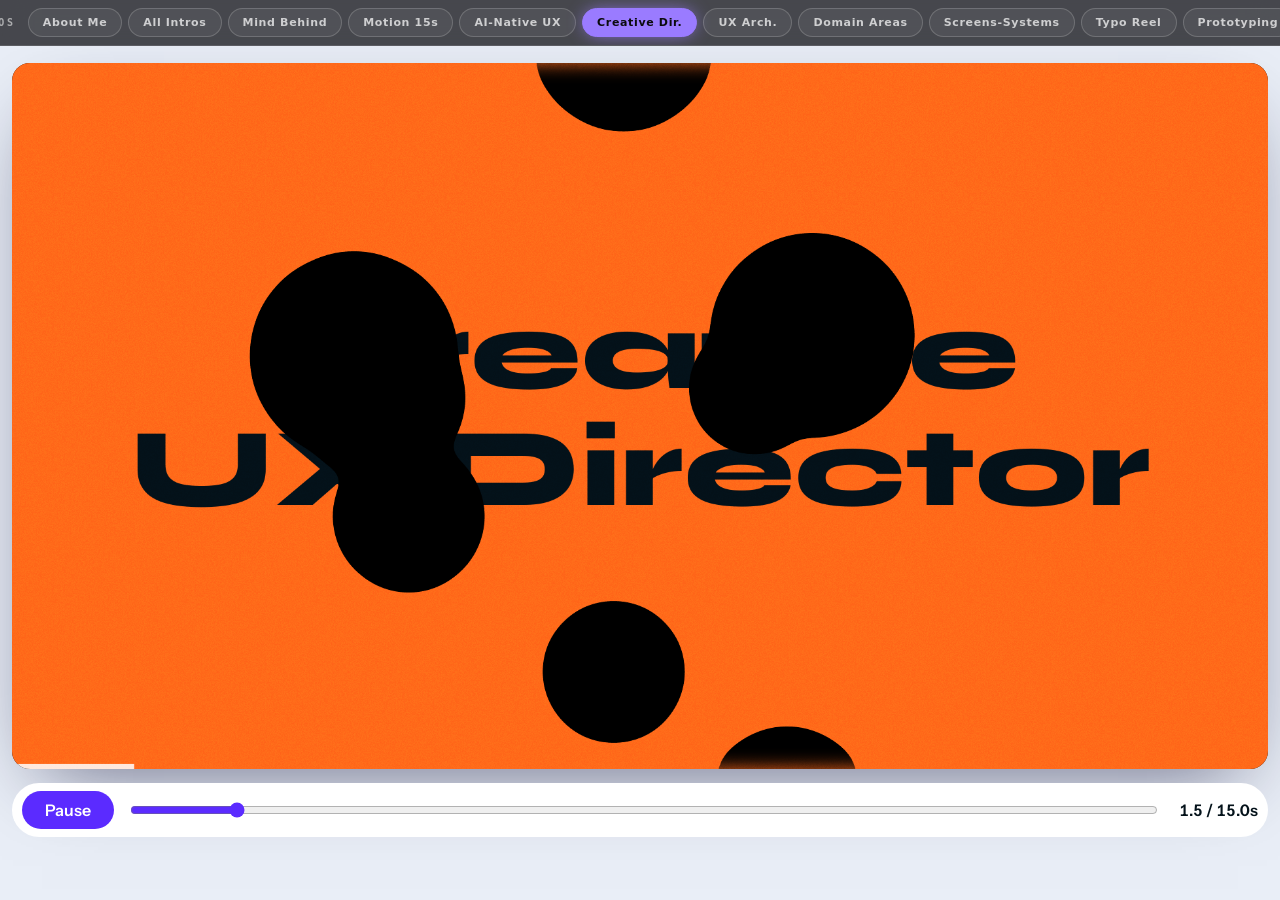
<file: creative-ux-director.html>
﻿<!DOCTYPE html>
<html lang="en">
<head>
<!-- PT-SEO -->
<meta name="description" content="Showreel II: storyboards, motion, prototypes, systems and creative direction for AI-native products. By Venkatesh Ammireddy." />
<link rel="canonical" href="https://venkateshcreations.github.io/About_Me/creative-ux-director.html" />
<meta name="theme-color" content="#0b0b0e" />
<meta property="og:type" content="website" />
<meta property="og:url" content="https://venkateshcreations.github.io/About_Me/creative-ux-director.html" />
<meta property="og:title" content="Creative UX Director Showreel (15s) — Venkatesh Ammireddy" />
<meta property="og:description" content="Showreel II: storyboards, motion, prototypes, systems and creative direction for AI-native products. By Venkatesh Ammireddy." />
<meta property="og:image" content="https://venkateshcreations.github.io/portfolio/assets/profile.jpg" />
<meta property="twitter:card" content="summary_large_image" />
<meta property="twitter:title" content="Creative UX Director Showreel (15s) — Venkatesh Ammireddy" />
<meta property="twitter:description" content="Showreel II: storyboards, motion, prototypes, systems and creative direction for AI-native products. By Venkatesh Ammireddy." />
<meta property="twitter:image" content="https://venkateshcreations.github.io/portfolio/assets/profile.jpg" />
<meta charset="utf-8">
<meta name="viewport" content="width=device-width, initial-scale=1, viewport-fit=cover">
<title>Creative UX Director Showreel (15s) — Venkatesh Ammireddy</title>
<link rel="preconnect" href="https://fonts.googleapis.com">
<link rel="preconnect" href="https://fonts.gstatic.com" crossorigin>
<link href="https://fonts.googleapis.com/css2?family=Syne:wght@500;700;800&family=Instrument+Sans:wght@400;600&display=swap" rel="stylesheet">
<style>
:root{--bg:#E9EEF7;--fg:#04121A;--bar:#fff;--acc:#5B2BFF;box-sizing:border-box;padding-top:env(safe-area-inset-top,0px);padding-bottom:env(safe-area-inset-bottom,0px)}
@media (prefers-color-scheme:dark){:root:not([data-theme="light"]){--bg:#050A10;--fg:#E9EEF7;--bar:#121C26;--acc:#9A7BFF}}
:root[data-theme="dark"]{--bg:#050A10;--fg:#E9EEF7;--bar:#121C26;--acc:#9A7BFF}
*{box-sizing:border-box}
html,body{height:100%;margin:0}
body{background:var(--bg);color:var(--fg);font-family:"Instrument Sans",system-ui,Helvetica,Arial,sans-serif;display:flex;align-items:center;justify-content:center}
main{width:min(100vw,calc((100vh - 90px) * 16 / 9));padding:12px}
.stage{aspect-ratio:16/9;width:100%;border-radius:18px;overflow:hidden;background:#04121A;box-shadow:0 30px 80px -30px rgba(0,0,40,.6);cursor:pointer}
canvas{display:block;width:100%;height:100%}
.ctl{display:flex;align-items:center;gap:14px;margin-top:14px;padding:8px 10px;background:var(--bar);border-radius:999px}
button{font:inherit;font-weight:600;border:0;border-radius:999px;background:var(--acc);color:#fff;padding:9px 20px;cursor:pointer;min-width:92px}
button:focus-visible,input:focus-visible{outline:3px solid #FF6A1A;outline-offset:2px}
input[type=range]{flex:1;accent-color:var(--acc);min-width:0}
output{font-variant-numeric:tabular-nums;font-weight:600;min-width:84px;text-align:right}
</style>
<link rel="stylesheet" href="tabs.css">
<link rel="icon" type="image/svg+xml" href="favicon.svg">
</head>
<body>
<main>
  <div class="stage" id="stage" aria-label="Creative UX director showreel, 15 seconds"><canvas id="c" width="1920" height="1080"></canvas></div>
  <div class="ctl">
    <button id="pp" type="button">Pause</button>
    <input id="sc" type="range" min="0" max="15" step="0.01" value="0" aria-label="Scrub timeline">
    <output id="tm">0.0 / 15.0s</output>
  </div>
</main>
<script>
const NAME="Venkatesh Ammireddy"; // edit me
const ROLE="Creative UX Director";
const W=1920,H=1080,DUR=15;
const cv=document.getElementById('c'),ctx=cv.getContext('2d');
const C={ink:'#04121A',org:'#FF6A1A',vio:'#5B2BFF',cy:'#3DE1FF',ice:'#D9E2F2',wh:'#fff'};
const DISP='Syne,"Arial Black",Helvetica,sans-serif',SANS='"Instrument Sans",Helvetica,Arial,sans-serif';
const clamp=(x,a=0,b=1)=>Math.min(b,Math.max(a,x)),p=(t,a,b)=>clamp((t-a)/(b-a)),lerp=(a,b,k)=>a+(b-a)*k;
const E={out:x=>1-Math.pow(1-x,4),expo:x=>x>=1?1:1-Math.pow(2,-10*x),io:x=>x<.5?4*x*x*x:1-Math.pow(-2*x+2,3)/2,
  back:x=>{const c=1.70158,d=c+1;return 1+d*Math.pow(x-1,3)+c*Math.pow(x-1,2)}};
function rnd(a){return function(){a|=0;a=a+0x6D2B79F5|0;let t=Math.imul(a^a>>>15,1|a);t=t+Math.imul(t^t>>>7,61|t)^t;return((t^t>>>14)>>>0)/4294967296}}
function rr(x,y,w,h,r){r=Math.min(r,w/2,h/2);ctx.beginPath();ctx.moveTo(x+r,y);ctx.arcTo(x+w,y,x+w,y+h,r);ctx.arcTo(x+w,y+h,x,y+h,r);ctx.arcTo(x,y+h,x,y,r);ctx.arcTo(x,y,x+w,y,r);ctx.closePath()}
function txt(s,x,y,font,col,al='left'){ctx.font=font;ctx.fillStyle=col;ctx.textAlign=al;ctx.textBaseline='alphabetic';ctx.fillText(s,x,y)}
const _fc={};
function fit(s,w,mx,wt='800',fam=DISP){const k=s+w+mx+wt;if(_fc[k])return _fc[k];ctx.font=`${wt} 100px ${fam}`;return _fc[k]=Math.min(mx,100*w/ctx.measureText(s).width)}
const bg=c=>{ctx.fillStyle=c;ctx.fillRect(0,0,W,H)};

/* ===== 1. Liquid ink swallows the title ===== */
const L=document.createElement('canvas');L.width=480;L.height=270;const lx=L.getContext('2d');
function s1(u){
  bg(C.org);
  const k=E.expo(p(u,.1,.9));
  ctx.save();ctx.beginPath();ctx.rect(0,0,W,H);ctx.clip();
  const z=Math.min(fit('Creative',1560,260),fit('UX Director',1560,260)),y1=500-z*.02,y2=y1+z*1.05;
  ctx.font=`800 ${z}px ${DISP}`;ctx.textAlign='center';ctx.fillStyle=C.ink;
  ctx.fillText('Creative',960,y1+(1-k)*500);
  ctx.fillText('UX Director',960,y2+(1-k)*500);ctx.restore();
  if(u>.7){
    lx.fillStyle='#fff';lx.fillRect(0,0,480,270);lx.fillStyle='#000';
    const R=rnd(7),cover=E.io(p(u,1.5,2.5));
    for(let i=0;i<9;i++){
      const sa=R()*6.28,sx=240+Math.cos(sa)*420,sy=135+Math.sin(sa)*280;
      const m=E.io(p(u,.7+i*.05,1.9)),w=u*2+i;
      const x=lerp(sx,240+Math.cos(w)*50,m),y=lerp(sy,135+Math.sin(w*1.3)*30,m);
      lx.beginPath();lx.arc(x,y,24+R()*22+cover*340,0,7);lx.fill();
    }
    ctx.save();ctx.globalCompositeOperation='multiply';
    if('filter' in ctx)ctx.filter='blur(14px) contrast(40)';
    ctx.drawImage(L,0,0,W,H);ctx.restore();
  }
}

/* ===== 2. 3D type tunnel + slam ===== */
const WORDS=['UX','MOTION','SYSTEMS','AI','BRAND','STORY','CRAFT','FLOW'];
function s2(u){
  bg(C.ink);
  const N=8,fade=1-p(u,2.0,2.35);
  ctx.save();ctx.translate(960+Math.sin(u*31)*4*fade,540+Math.cos(u*27)*4*fade);
  if(fade>0)for(let k=0;k<N;k++){
    const f=((u*2.4+k)%N)/N,sc=.04+Math.pow(f,3)*7,a=Math.sin(Math.PI*Math.pow(f,.55))*fade;
    if(a<.02)continue;
    ctx.save();ctx.rotate(Math.sin(k*1.7)*.12+u*.05);ctx.scale(sc,sc);ctx.globalAlpha=a;
    ctx.font=`800 170px ${DISP}`;ctx.textAlign='center';ctx.textBaseline='middle';
    ctx.lineWidth=2.5/Math.max(sc,.3);ctx.strokeStyle=[C.cy,C.org,C.wh][k%3];ctx.strokeText(WORDS[k],0,0);
    ctx.restore();
  }
  ctx.restore();
  if(u>2.2){
    const k=E.back(p(u,2.2,2.75)),s=lerp(2.4,1,k),jit=(1-p(u,2.2,2.8))*14,z=fit('DIRECTION',1560,230);
    const rp=p(u,2.3,3);if(rp>0&&rp<1){ctx.strokeStyle=C.cy;ctx.globalAlpha=1-rp;ctx.lineWidth=8;ctx.beginPath();ctx.arc(960,540,E.out(rp)*1000,0,7);ctx.stroke();ctx.globalAlpha=1}
    ctx.save();ctx.translate(960,500);ctx.scale(s,s);ctx.textAlign='center';ctx.textBaseline='middle';ctx.font=`800 ${z}px ${DISP}`;
    ctx.globalCompositeOperation='screen';ctx.fillStyle=C.cy;ctx.fillText('DIRECTION',-jit,0);ctx.fillStyle=C.org;ctx.fillText('DIRECTION',jit,0);
    ctx.globalCompositeOperation='source-over';ctx.fillStyle=C.wh;ctx.fillText('DIRECTION',0,0);ctx.restore();
    ctx.globalAlpha=E.out(p(u,2.6,2.8));txt('from first sketch to shipped motion',960,500+z*.5+80,`400 44px ${SANS}`,C.ice,'center');ctx.globalAlpha=1;
  }
}

/* ===== 3. Rotating device, AI orb, orbiting intent chips ===== */
const CHIPS=['Intent','Context','Tone','Layout','Motion'];
function chipDraw(i,u,pass){
  const a=u*.9+i*1.2566,x=960+Math.cos(a)*620,y=540+Math.sin(a)*330,d=(Math.sin(a)+1)/2;
  if((d<.5)!==(pass===0))return;
  const k=E.back(p(u,.7+i*.1,1.3+i*.1));if(k<=0)return;
  const g=p(u,1+i*.1,1.8);
  ctx.strokeStyle='rgba(4,18,26,.3)';ctx.lineWidth=2;ctx.setLineDash([8,10]);ctx.beginPath();ctx.moveTo(x,y);ctx.lineTo(lerp(x,960,g*.78),lerp(y,540,g*.78));ctx.stroke();ctx.setLineDash([]);
  const s=(.8+d*.4)*k;ctx.save();ctx.translate(x,y);ctx.scale(s,s);
  ctx.font=`700 40px ${DISP}`;const w=ctx.measureText(CHIPS[i]).width+64;
  ctx.shadowColor='rgba(4,18,26,.25)';ctx.shadowBlur=30;ctx.shadowOffsetY=12;ctx.fillStyle=i%2?C.ink:C.wh;rr(-w/2,-38,w,76,38);ctx.fill();ctx.shadowColor='transparent';
  ctx.fillStyle=[C.org,C.vio,C.cy][i%3];ctx.beginPath();ctx.arc(-w/2+34,0,9,0,7);ctx.fill();
  txt(CHIPS[i],-w/2+54,13,`700 40px ${DISP}`,i%2?C.wh:C.ink);ctx.restore();
}
function s3(u){
  bg(C.ice);
  ctx.fillStyle='rgba(91,43,255,.08)';ctx.beginPath();ctx.arc(960,540,480+Math.sin(u*2)*30,0,7);ctx.fill();
  for(let i=0;i<5;i++)chipDraw(i,u,0);
  const rot=lerp(1.5,0,E.out(p(u,0,1.1))),sx=Math.cos(rot);
  if(Math.abs(sx)>.03){
    ctx.save();ctx.translate(960,540);ctx.scale(sx,1);
    ctx.shadowColor='rgba(4,18,26,.4)';ctx.shadowBlur=70;ctx.shadowOffsetY=30;ctx.fillStyle=C.ink;rr(-190,-390,380,780,66);ctx.fill();ctx.shadowColor='transparent';
    ctx.fillStyle=C.wh;rr(-176,-376,352,752,54);ctx.fill();ctx.save();rr(-176,-376,352,752,54);ctx.clip();
    txt('Good Day!',-136,-290,`700 44px ${DISP}`,C.ink);txt('What are we making?',-136,-246,`400 28px ${SANS}`,'#5a6a78');
    const m=E.io(p(u,1.5,2.1)),oy=lerp(-20,-250+560,m)-(1-m)*0,r=lerp(105,30,m)+Math.sin(u*5)*5*(1-m);
    const oyy=lerp(0,230,m);
    const g=ctx.createRadialGradient(-r*.3,oyy-r*.3,r*.1,0,oyy,r);g.addColorStop(0,C.cy);g.addColorStop(.55,C.vio);g.addColorStop(1,C.org);
    ctx.fillStyle=g;ctx.beginPath();ctx.arc(0,oyy,r,0,7);ctx.fill();
    const sh=E.out(p(u,1.6,2.3)),sy=lerp(400,-120,sh);
    ctx.fillStyle='#EEF2FA';rr(-176,sy,352,520,48);ctx.fill();
    for(let i=0;i<3;i++){const k=E.back(p(u,1.9+i*.12,2.4+i*.12));ctx.save();ctx.translate(0,sy+80+i*120);ctx.scale(1,Math.max(k,0));
      ctx.fillStyle=C.wh;rr(-146,-45,292,90,26);ctx.fill();ctx.fillStyle=[C.org,C.vio,C.cy][i];ctx.beginPath();ctx.arc(-98,0,24,0,7);ctx.fill();
      ctx.fillStyle='#CBD5E4';rr(-56,-18,170-i*30,16,8);ctx.fill();rr(-56,8,110,12,6);ctx.fill();ctx.restore()}
    ctx.restore();ctx.restore();
  }
  for(let i=0;i<5;i++)chipDraw(i,u,1);
}

/* ===== 4. Sliced type ===== */
function s4(u){
  bg(C.vio);
  const S=10,sw=W/S;
  for(let i=0;i<S;i++){
    const m=E.expo(p(u,i*.05,i*.05+.9)),dir=i%2?1:-1,wave=Math.sin(u*5+i*.6)*40*p(u,1.3,1.8);
    ctx.save();ctx.beginPath();ctx.rect(i*sw,0,sw+1,H);ctx.clip();
    ctx.fillStyle=i%2?'#4A1FE0':'#6A3DFF';ctx.fillRect(i*sw,0,sw,H);
    const z=fit('CRAFT',1720,480);ctx.font=`800 ${z}px ${DISP}`;ctx.textAlign='center';ctx.fillStyle=i%3==0?C.org:C.wh;
    ctx.fillText('CRAFT',960,540+z*.36+(1-m)*1200*dir+wave);ctx.restore();
  }
  const off=u*260;ctx.font=`700 54px ${DISP}`;ctx.fillStyle=C.cy;ctx.textAlign='left';
  const s='motion design + ux systems + brand worlds + prototypes + ',w=ctx.measureText(s).width;
  ctx.globalAlpha=E.out(p(u,.8,1.4));
  for(let x=-(off%w);x<W;x+=w)ctx.fillText(s,x,90);
  for(let x=-w+(off%w);x<W;x+=w)ctx.fillText(s,x,1030);ctx.globalAlpha=1;
}

/* ===== 5. Particles assemble the name ===== */
let PT=[];
function initParticles(){
  const o=document.createElement('canvas');o.width=W;o.height=H;const x=o.getContext('2d');
  const z=fit(NAME,1640,270),rz=fit(ROLE,1200,70,'600',SANS);x.fillStyle='#fff';x.textAlign='center';x.font=`800 ${z}px ${DISP}`;x.fillText(NAME,960,500);
  x.font=`600 ${rz}px ${SANS}`;x.fillText(ROLE,960,500+z*.22+rz+30);
  const d=x.getImageData(0,0,W,H).data,R=rnd(11),pts=[];
  for(let y=0;y<H;y+=7)for(let xx=0;xx<W;xx+=7)if(d[(y*W+xx)*4+3]>128)pts.push([xx,y]);
  PT=pts.map(([tx,ty])=>{const a=R()*6.28,r=350+R()*900;return{tx,ty,sx:960+Math.cos(a)*r,sy:540+Math.sin(a)*r,d:R()*.9,z:2+R()*4}});
}
function s5(u){
  bg(C.ink);
  const sweep=lerp(-300,2300,p(u,2.2,3.3));
  for(const q of PT){
    const k=E.io(p(u,q.d,q.d+1.4)),perp=Math.sin(k*Math.PI)*260*(q.d-.45);
    let x=lerp(q.sx,q.tx,k)-(q.ty-540)/400*perp,y=lerp(q.sy,q.ty,k)+(q.tx-960)/900*perp;
    x+=Math.sin(u*3+q.tx)*1.4*k;y+=Math.cos(u*3+q.ty)*1.4*k;
    const t=q.tx/W,near=Math.abs(q.tx-sweep)<110;
    ctx.fillStyle=near?'#fff':t<.5?`rgb(255,${Math.round(106+t*300)},${Math.round(26+t*400)})`:`rgb(${Math.round(255-(t-.5)*400)},${Math.round(150+(t-.5)*100)},255)`;
    const s=q.z*(.4+.6*k)+(near?2:0);ctx.fillRect(x,y,s,s);
  }
  const a=E.out(p(u,2.3,3));ctx.globalAlpha=a;
  ctx.font=`400 40px ${SANS}`;const aw=ctx.measureText('Available for select projects').width;
  ctx.fillStyle=C.org;ctx.beginPath();ctx.arc(960-aw/2-28,880,10+3*Math.sin(u*6),0,7);ctx.fill();
  txt('Available for select projects',960+20,893,`400 40px ${SANS}`,C.ice,'center');ctx.globalAlpha=1;
}

/* ===== timeline + transitions ===== */
const SC=[{s:0,e:2.8,f:s1,t:'cut'},{s:2.8,e:5.6,f:s2,t:'cut'},{s:5.6,e:8.6,f:s3,t:'bars'},{s:8.6,e:11.6,f:s4,t:'diag'},{s:11.6,e:15,f:s5,t:'circ'}];
const grain=document.createElement('canvas');grain.width=grain.height=200;
(function(){const g=grain.getContext('2d'),im=g.createImageData(200,200),R=rnd(3);for(let i=0;i<im.data.length;i+=4){const v=R()*255;im.data[i]=im.data[i+1]=im.data[i+2]=v;im.data[i+3]=255}g.putImageData(im,0,0)})();
function clipFor(type,k){
  ctx.beginPath();
  if(type==='bars'){for(let b=0;b<8;b++){const q=E.out(p(k,b*.07,b*.07+.5));ctx.rect(0,b*H/8,W*q,H/8+1)}}
  else if(type==='diag'){const x=lerp(-H,W+H,E.io(k));ctx.moveTo(0,0);ctx.lineTo(x,0);ctx.lineTo(x-H,H);ctx.lineTo(0,H);ctx.closePath()}
  else ctx.arc(960,540,E.io(k)*1400,0,7);
  ctx.clip();
}
function render(t){
  let i=SC.findIndex(x=>t>=x.s&&t<x.e);if(i<0)i=SC.length-1;
  const sc=SC[i],u=t-sc.s,k=p(u,0,.65);
  if(sc.t!=='cut'&&k<1){const pv=SC[i-1];pv.f(pv.e-pv.s);ctx.save();clipFor(sc.t,k);sc.f(u);ctx.restore()}else sc.f(u);
  ctx.fillStyle='rgba(255,255,255,.85)';ctx.fillRect(0,H-8,W*t/DUR,8);
  const n=Math.floor(t*24);ctx.save();ctx.globalAlpha=.07;ctx.globalCompositeOperation='overlay';
  ctx.fillStyle=ctx.createPattern(grain,'repeat');ctx.translate((n*53)%200,(n*97)%200);ctx.fillRect(-200,-200,W+400,H+400);ctx.restore();
}

/* ===== player ===== */
const pp=document.getElementById('pp'),sl=document.getElementById('sc'),tm=document.getElementById('tm');
let t=0,playing=!matchMedia('(prefers-reduced-motion: reduce)').matches,last=performance.now();
function ui(){pp.textContent=playing?'Pause':'Play';sl.value=t;tm.textContent=t.toFixed(1)+' / 15.0s'}
function loop(now){const dt=Math.min(.05,(now-last)/1000);last=now;if(playing){t+=dt;if(t>=DUR)t=0}render(t);ui();requestAnimationFrame(loop)}
pp.onclick=()=>{playing=!playing};
document.getElementById('stage').onclick=()=>{playing=!playing};
sl.oninput=()=>{t=parseFloat(sl.value)};
addEventListener('keydown',e=>{if(e.code==='Space'&&e.target===document.body){e.preventDefault();playing=!playing}});
const go=()=>{for(const k in _fc)delete _fc[k];initParticles();last=performance.now();requestAnimationFrame(loop)};
Promise.race([Promise.all([document.fonts.load(`800 100px Syne`),document.fonts.load(`600 40px "Instrument Sans"`)]),new Promise(r=>setTimeout(r,2500))]).then(go,go);
</script>
<script src="tabs.js" defer></script>
</body>
</html>
</file>
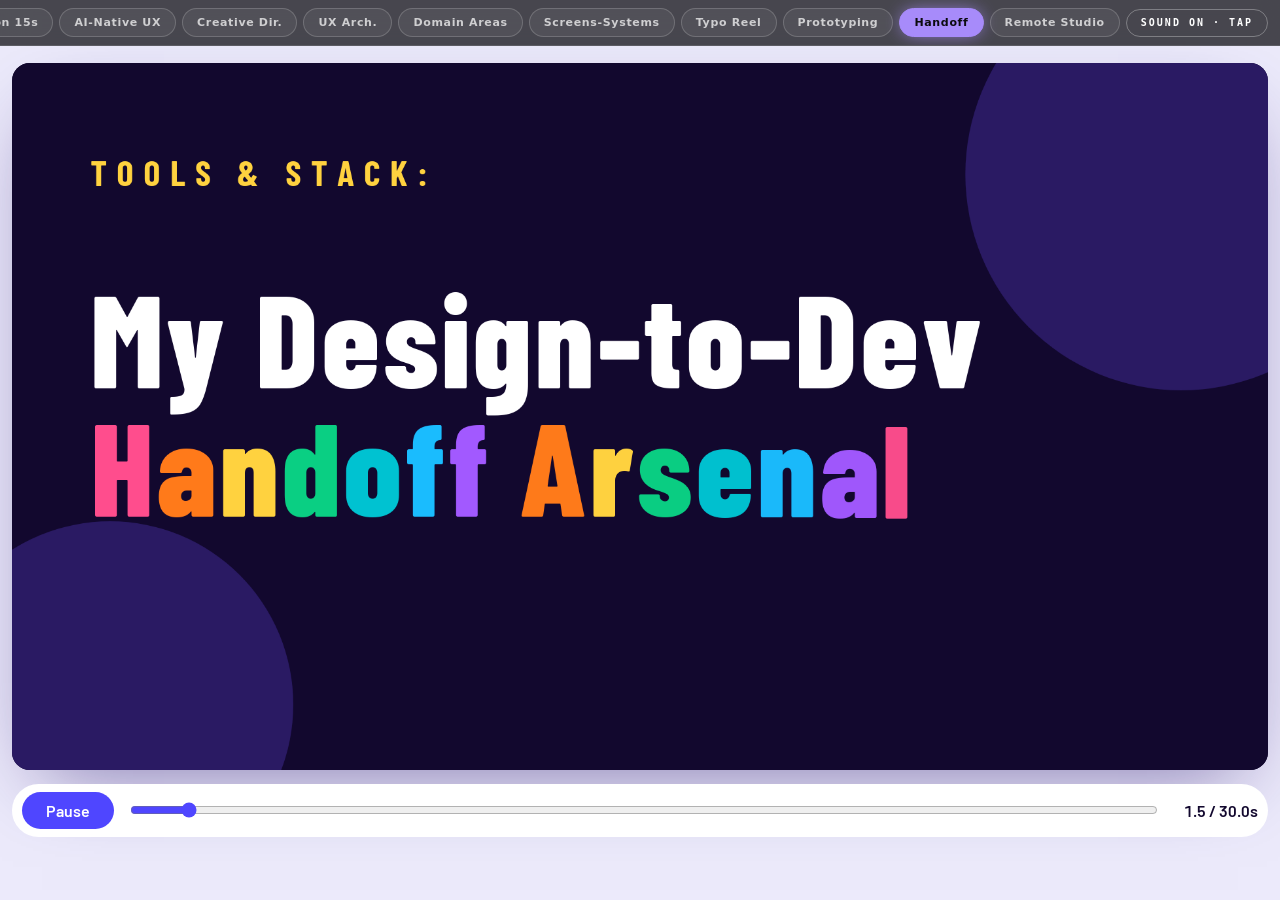
<file: design-to-dev-handoff-30s.html>
﻿<!DOCTYPE html>
<html lang="en">
<head>
<!-- PT-SEO -->
<meta name="description" content="The 30-second toolkit tour: how Venkatesh Ammireddy hands off designs that ship pixel-faithful, every sprint." />
<link rel="canonical" href="https://venkateshcreations.github.io/About_Me/design-to-dev-handoff-30s.html" />
<meta name="theme-color" content="#0b0b0e" />
<meta property="og:type" content="website" />
<meta property="og:url" content="https://venkateshcreations.github.io/About_Me/design-to-dev-handoff-30s.html" />
<meta property="og:title" content="Design-to-Dev Handoff Arsenal (30s) — Venkatesh Ammireddy" />
<meta property="og:description" content="The 30-second toolkit tour: how Venkatesh Ammireddy hands off designs that ship pixel-faithful, every sprint." />
<meta property="og:image" content="https://venkateshcreations.github.io/portfolio/assets/profile.jpg" />
<meta property="twitter:card" content="summary_large_image" />
<meta property="twitter:title" content="Design-to-Dev Handoff Arsenal (30s) — Venkatesh Ammireddy" />
<meta property="twitter:description" content="The 30-second toolkit tour: how Venkatesh Ammireddy hands off designs that ship pixel-faithful, every sprint." />
<meta property="twitter:image" content="https://venkateshcreations.github.io/portfolio/assets/profile.jpg" />
<meta charset="utf-8">
<meta name="viewport" content="width=device-width, initial-scale=1, viewport-fit=cover">
<title>Design-to-Dev Handoff Arsenal (30s) — Venkatesh Ammireddy</title>
<link rel="preconnect" href="https://fonts.googleapis.com">
<link rel="preconnect" href="https://fonts.gstatic.com" crossorigin>
<link href="https://fonts.googleapis.com/css2?family=Barlow+Condensed:wght@500;600;700;800&family=Barlow:wght@500;600&display=swap" rel="stylesheet">
<style>
:root{--bg:#ECEAFB;--fg:#12082E;--bar:#fff;--acc:#4F46FF;--bf:#fff;box-sizing:border-box;padding-top:env(safe-area-inset-top,0px);padding-bottom:env(safe-area-inset-bottom,0px)}
@media (prefers-color-scheme:dark){:root:not([data-theme="light"]){--bg:#0A0620;--fg:#fff;--bar:#1A1240;--acc:#8F89FF;--bf:#12082E}}
:root[data-theme="dark"]{--bg:#0A0620;--fg:#fff;--bar:#1A1240;--acc:#8F89FF;--bf:#12082E}
*{box-sizing:border-box}
html,body{height:100%;margin:0}
body{background:var(--bg);color:var(--fg);font-family:Barlow,system-ui,Helvetica,Arial,sans-serif;display:flex;align-items:center;justify-content:center}
main{width:min(100vw,calc((100vh - 90px) * 16 / 9));padding:12px}
.stage{aspect-ratio:16/9;width:100%;border-radius:18px;overflow:hidden;background:#12082E;box-shadow:0 30px 80px -30px rgba(30,10,100,.55);cursor:pointer}
canvas{display:block;width:100%;height:100%}
.ctl{display:flex;align-items:center;gap:14px;margin-top:14px;padding:8px 10px;background:var(--bar);border-radius:999px}
button{font:inherit;font-weight:600;border:0;border-radius:999px;background:var(--acc);color:var(--bf);padding:9px 20px;cursor:pointer;min-width:92px}
button:focus-visible,input:focus-visible{outline:3px solid #FF4D8D;outline-offset:2px}
input[type=range]{flex:1;accent-color:var(--acc);min-width:0}
output{font-variant-numeric:tabular-nums;font-weight:600;min-width:84px;text-align:right}
</style>
<link rel="stylesheet" href="tabs.css">
<link rel="icon" type="image/svg+xml" href="favicon.svg">
</head>
<body>
<main>
  <div class="stage" id="stage" aria-label="Thirty second colour reel: my design-to-dev handoff arsenal, a curated toolkit of 25 AI, design and engineering tools"><canvas id="c" width="1920" height="1080"></canvas></div>
  <div class="ctl"><button id="pp" type="button">Pause</button><input id="sc" type="range" min="0" max="30" step="0.01" value="0" aria-label="Scrub timeline"><output id="tm">0.0 / 30.0s</output></div>
</main>
<script>
const NAME="Venkatesh Ammireddy"; // edit me
/* Optional: paste an official logo as an SVG path (24x24 viewBox) per tool and it replaces the monogram badge.
   e.g. LOGOS['Figma']='M...';  Tools without an entry show a monogram badge. */
const LOGOS={};
const W=1920,H=1080,DUR=30,FPS=30;
const cv=document.getElementById('c'),ctx=cv.getContext('2d');
{const _a=ctx.arc.bind(ctx),_e=ctx.ellipse.bind(ctx);ctx.arc=(x,y,r,...q)=>_a(x,y,Math.max(0,r||0),...q);ctx.ellipse=(x,y,rx,ry,...q)=>_e(x,y,Math.max(0,rx||0),Math.max(0,ry||0),...q)}
const C={ink:'#12082E',red:'#F24E1E',or:'#FF7A1A',yel:'#FFD23F',gr:'#0ACF83',tl:'#00C2D1',bl:'#1ABCFE',ind:'#4F46FF',pu:'#A259FF',pk:'#FF4D8D'};
const FC=[C.pk,C.or,C.yel,C.gr,C.tl,C.bl,C.pu];
const DISP='"Barlow Condensed","Arial Narrow",Helvetica,sans-serif',SANS='Barlow,Helvetica,Arial,sans-serif';
const clamp=(x,a=0,b=1)=>Math.min(b,Math.max(a,x)),p=(t,a,b)=>clamp((t-a)/(b-a)),lerp=(a,b,k)=>a+(b-a)*k;
const E={out:x=>1-Math.pow(1-x,4),in:x=>x*x*x,io:x=>x<.5?4*x*x*x:1-Math.pow(-2*x+2,3)/2,expo:x=>x>=1?1:1-Math.pow(2,-10*x),back:x=>{const c=1.70158,d=c+1;return 1+d*Math.pow(x-1,3)+c*Math.pow(x-1,2)}};
function rr(x,y,w,h,r){r=Math.max(0,Math.min(r,w/2,h/2));ctx.beginPath();ctx.moveTo(x+r,y);ctx.arcTo(x+w,y,x+w,y+h,r);ctx.arcTo(x+w,y+h,x,y+h,r);ctx.arcTo(x,y+h,x,y,r);ctx.arcTo(x,y,x+w,y,r);ctx.closePath()}
const bg=c=>{ctx.fillStyle=c;ctx.fillRect(0,0,W,H)};
const circ=(x,y,r,c)=>{ctx.fillStyle=c;ctx.beginPath();ctx.arc(x,y,r,0,7);ctx.fill()};
function block(x,y,w,h,r,fill,o={}){const off=o.off===undefined?10:o.off,sw=o.sw||5,ln=o.line||C.ink;ctx.save();
  if(off){ctx.fillStyle=ln;rr(x+off,y+off,w,h,r);ctx.fill()}ctx.fillStyle=fill;rr(x,y,w,h,r);ctx.fill();ctx.strokeStyle=ln;ctx.lineWidth=sw;ctx.stroke();ctx.restore()}
/* ---- type engine ---- */
let cwc={};
const cw=(ch,w,f)=>{const k=f+w+ch;if(cwc[k]===undefined){ctx.font=`${w} 100px ${f}`;cwc[k]=ctx.measureText(ch).width/100}return cwc[k]};
const lw=(l,s,tr,w,f)=>{let a=0,n=0;for(const ch of l){a+=cw(ch,w,f)*s;n++}return a+tr*s*(n-1)};
const fit=(L,tr,w,f,mw,ms)=>{let m=1;for(const x of[].concat(L))m=Math.max(m,lw(x,100,tr,w,f));return Math.min(ms,100*mw/m)};
function glyph(ch,cx,cy,s){
  if(s.a<=.004)return;const G=ctx.globalAlpha;ctx.save();ctx.globalAlpha=clamp(s.a)*G;ctx.translate(cx+(s.dx||0),cy+(s.dy||0));ctx.rotate(s.rot||0);const k=s.sc||1;ctx.scale(k,k);ctx.fillStyle=s.col||'#fff';ctx.fillText(ch,0,0);ctx.restore();
}
function put(L,o,fn){
  const{x,y,size,tr=.02,w=700,al='c',lh=1.1,f=DISP}=o;ctx.font=`${w} ${size}px ${f}`;ctx.textAlign='center';ctx.textBaseline='middle';
  const ws=L.map(l=>lw(l,size,tr,w,f)),mx=Math.max(...ws);let gi=0;
  L.forEach((l,li)=>{const c=[...l];let cur=al==='c'?x-ws[li]/2:x;const yy=y+li*size*lh;
    c.forEach((ch,i)=>{const wd=cw(ch,w,f)*size,cx=cur+wd/2;cur+=wd+tr*size;if(ch!==' ')glyph(ch,cx,yy,fn({li,i,gi,ch,cx}));gi++})});
  return{x0:al==='c'?x-mx/2:x,w:mx};
}
function T(s,x,y,size,w,col,al='left',f=DISP){ctx.font=`${w} ${size}px ${f}`;ctx.fillStyle=col;ctx.textAlign=al;ctx.textBaseline='middle';ctx.fillText(s,x,y)}

/* ---- tools ---- */
const MONO={'OpenAI':'OA','Anthropic':'A','Claude':'C','Google Gemini':'GG','Meta':'M','Qwen':'Q','DeepSeek':'DS','MiniMax':'MM','Xiaomi Mimo':'XM','AI Studio':'AS','Antigravity':'AG','Gemini CLI':'GC','Codex':'CX','OpenCode':'OC','Cursor':'CU','V0 Vercel':'V0','MCP':'MCP','Figma':'F','Adobe':'Ad','OpenDesign':'OD','GitHub':'GH','Apple':'Ap','Microsoft':'MS','LM Studio':'LM','Ollama':'Ol'};
const G=[
 {title:['AI','models'],bg:C.ind,fg:'#fff',d1:'#5E57FF',d2:'#3F37E0',dur:5.6,cols:3,rows:3,pal:[C.pk,C.or,C.yel,C.gr,C.tl,C.bl,'#FFFFFF',C.pu,C.red],tools:['OpenAI','Anthropic','Claude','Google Gemini','Meta','Qwen','DeepSeek','MiniMax','Xiaomi Mimo']},
 {title:['Agentic','coding'],bg:C.pk,fg:C.ink,d1:'#FF7AA9',d2:'#E63A7A',dur:5.6,cols:4,rows:2,pal:[C.yel,C.gr,C.tl,C.bl,C.pu,C.or,'#FFFFFF',C.ind],tools:['AI Studio','Antigravity','Gemini CLI','Codex','OpenCode','Cursor','V0 Vercel','MCP']},
 {title:['Design &','platforms'],bg:C.yel,fg:C.ink,d1:'#FFE27A',d2:'#FFB938',dur:4.6,cols:3,rows:2,pal:[C.pk,C.bl,C.gr,C.pu,C.or,C.tl],tools:['Figma','Adobe','OpenDesign','GitHub','Apple','Microsoft']},
 {title:['Local','AI'],bg:C.gr,fg:C.ink,d1:'#4DE3B2',d2:'#08A869',dur:2.4,cols:2,rows:1,pal:[C.pk,C.yel],tools:['LM Studio','Ollama']}];
const ALL=[];G.forEach((g,gi)=>g.tools.forEach((nm,i)=>ALL.push({nm,col:g.pal[i%g.pal.length],gi})));

function badge(i,nm,x,y,bs,t){
  const lg=LOGOS[nm];ctx.save();ctx.translate(x,y+Math.sin(t*2+i)*3);
  if(lg){ctx.fillStyle=C.ink;ctx.translate(-bs*.45,-bs*.45);ctx.scale(bs*.9/24,bs*.9/24);ctx.fill(new Path2D(lg));ctx.restore();return}
  ctx.fillStyle=C.ink;const m=i%4;
  if(m==0){ctx.beginPath();ctx.arc(0,0,bs/2,0,7);ctx.fill()}
  else if(m==1){rr(-bs/2,-bs/2,bs,bs,bs*.26);ctx.fill()}
  else if(m==2){ctx.beginPath();ctx.arc(0,0,bs/2,0,7);ctx.fill();ctx.strokeStyle='#fff';ctx.lineWidth=4;ctx.beginPath();ctx.arc(0,0,bs/2-9,0,7);ctx.stroke()}
  else{ctx.rotate(.785);rr(-bs*.4,-bs*.4,bs*.8,bs*.8,bs*.18);ctx.fill();ctx.rotate(-.785)}
  const mo=MONO[nm]||nm[0],fs=fit([mo],0,800,DISP,bs*.62,bs*.62);ctx.font=`800 ${fs}px ${DISP}`;ctx.fillStyle='#fff';ctx.textAlign='center';ctx.textBaseline='middle';ctx.fillText(mo,0,fs*.04);ctx.restore();
}

/* ===== 1. Title ===== */
function s1(u){
  bg(C.ink);
  circ(1750+Math.sin(u*.8)*40,170,330,'#2A1A63');circ(150,980,280,'#2A1A63');
  put(['TOOLS & STACK:'],{x:120,y:170,size:54,tr:.28,w:700,al:'l'},g=>{const k=E.expo(clamp((u-.1-g.gi*.03)/.5));return{a:k,dy:(1-k)*30,col:C.yel}});
  const L=['My Design-to-Dev','Handoff Arsenal'],sz=fit(L,0,800,DISP,1600,200);
  put([L[0]],{x:120,y:430,size:sz,w:800,al:'l'},g=>{const k=E.expo(clamp((u-.3-g.gi*.03)/.55));return{a:k,dy:(1-k)*sz*.6,col:'#fff'}});
  put([L[1]],{x:120,y:430+sz*.98,size:sz,w:800,al:'l'},g=>{const k=E.expo(clamp((u-.8-g.gi*.03)/.55));return{a:k,dy:(1-k)*sz*.6,col:FC[g.i%7]}});
  for(let j=0;j<25;j++){const k=E.back(clamp((u-1.6-j*.03)/.35));if(k<=0)continue;const sz2=56*k,x=120+j*(1680/24),y=905+Math.sin(u*3+j*.5)*6;
    ctx.fillStyle=FC[j%7];rr(x-sz2/2,y-sz2/2,sz2,sz2,j%2?sz2/2:12);ctx.fill()}
}

/* ===== 2. Description ===== */
function words(tokens,x,y,size,u,t0,w=700){
  let cx=x;const sp=cw(' ',w,DISP)*size;
  tokens.forEach((tk,i)=>{const[s,hl,fg]=typeof tk==='string'?[tk]:tk,wd=lw(s,size,0,w,DISP),k=E.expo(clamp((u-t0-i*.07)/.45));
    if(hl){ctx.fillStyle=hl;rr(cx-12,y-size*.55+(1-k)*size,(wd+24)*E.out(clamp((u-t0-i*.07-.1)/.4)),size*1.05,12);ctx.fill()}
    glyphWord(s,cx,y,size,k,fg||C.ink,w);cx+=wd+sp});
}
function glyphWord(s,x,y,size,k,col,w){ctx.save();ctx.beginPath();ctx.rect(x-20,y-size*.7,lw(s,size,0,w,DISP)+40,size*1.4);ctx.clip();ctx.font=`${w} ${size}px ${DISP}`;ctx.fillStyle=col;ctx.textAlign='left';ctx.textBaseline='middle';ctx.fillText(s,x,y+(1-k)*size);ctx.restore()}
function s2(u){
  bg(C.bl);circ(1700,120+Math.sin(u)*20,300,'#5ED0FF');circ(120,1000,260,'#0FA3E0');
  const LN=[['A','curated','toolkit','that','bridges'],[['design intent',C.pk,'#fff'],'and',['production code.',C.yel]],['Accelerating','the','entire','design-to-dev','lifecycle'],['with',['precision,',C.gr],['intelligent automation,',C.or]],['and',['seamless execution.',C.pu,'#fff']]];
  const flat=l=>l.map(t=>typeof t==='string'?t:t[0]).join(' '),sz=Math.min(86,...LN.map(l=>fit([flat(l)],0,700,DISP,1560,86)));
  LN.forEach((l,i)=>words(l,160,200+i*118,sz,u,.2+i*.35));
  // bridge: design  ->  code
  const ka=E.back(clamp((u-1.6)/.5)),bl=E.io(clamp((u-1.9)/.9));
  ctx.save();ctx.translate(300,930);ctx.scale(Math.max(ka,0),Math.max(ka,0));block(-110,-60,220,120,30,C.pk,{off:8});T('Design',0,2,52,800,'#fff','center');ctx.restore();
  ctx.save();ctx.translate(1620,930);ctx.scale(Math.max(ka,0),Math.max(ka,0));block(-110,-60,220,120,30,C.ink,{off:8,line:'#0C0520'});T('{ code }',0,2,52,800,C.yel,'center');ctx.restore();
  ctx.strokeStyle=C.ink;ctx.lineWidth=10;ctx.lineCap='round';ctx.beginPath();ctx.moveTo(420,930);ctx.lineTo(lerp(420,1500,bl),930);ctx.stroke();
  if(u>2.8)for(let j=0;j<5;j++){const s=((u-2.8)*.5+j/5)%1,x=lerp(420,1500,s);ctx.fillStyle=FC[j%7];rr(x-18,912,36,36,10);ctx.fill();ctx.strokeStyle=C.ink;ctx.lineWidth=4;ctx.stroke()}
}

/* ===== 3-6. Tool groups ===== */
const OFF=[[-1300,0],[1300,0],[0,-900],[0,900],[0,0]];
function grp(gi){return u=>{
  const g=G[gi],n=g.tools.length;bg(g.bg);circ(1720+Math.sin(u*.7)*40,190,420,g.d1);circ(160+Math.cos(u*.6)*40,950,340,g.d2);
  put(['TOOLS & STACK'],{x:120,y:110,size:34,tr:.3,w:700,al:'l'},q=>({a:.8,col:g.fg}));
  const sz=fit(g.title,0,800,DISP,680,200);
  put(g.title,{x:120,y:330,size:sz,w:800,al:'l',lh:.95},q=>{const k=E.expo(clamp((u-.1-q.gi*.04)/.5));return{a:k,dy:(1-k)*sz*.7,col:g.fg}});
  const cols=g.cols,rows=g.rows,gx=860,gy=rows==1?330:190,gw=960,gh=rows==1?420:760,gap=28,tw=(gw-(cols-1)*gap)/cols,th=(gh-(rows-1)*gap)/rows,dt=(g.dur-.9)/n,st0=.5;
  let landed=0;
  g.tools.forEach((nm,i)=>{
    const st=st0+i*dt,kk=E.back(p(u,st,st+.5)),ke=E.expo(p(u,st,st+.45));if(u>=st+.3)landed++;if(kk<=.001)return;
    const cx=gx+(i%cols)*(tw+gap)+tw/2,cy=gy+Math.floor(i/cols)*(th+gap)+th/2,o=OFF[i%5],hot=u-st<.9?1:0,col=g.pal[i%g.pal.length];
    ctx.save();ctx.translate(cx+o[0]*(1-ke),cy+o[1]*(1-ke));ctx.rotate((1-ke)*(i%2?.5:-.5));ctx.scale(Math.max(kk,0),Math.max(kk,0));
    block(-tw/2,-th/2,tw,th,24,col,{off:9+7*hot,sw:5});
    const bs=Math.min(tw*.46,th*.44,130);badge(i,nm,0,-th*.12,bs,u);
    const ns=fit([nm],0,800,DISP,tw-40,Math.min(58,th*.2));T(nm,0,th*.3,ns,800,C.ink,'center');ctx.restore();
    const lt=(u-st-.4)/.5;if(lt>0&&lt<1)for(let j=0;j<8;j++){const a=j*Math.PI/4,d=E.out(lt)*tw*.6,z=13*(1-lt);ctx.fillStyle=FC[(i+j)%7];ctx.fillRect(cx+Math.cos(a)*d-z/2,cy+Math.sin(a)*d-z/2,z,z)}
  });
  // progress dots + counter
  const step=Math.min(44,640/n);for(let j=0;j<n;j++){const on=j<landed;ctx.fillStyle=on?g.pal[j%g.pal.length]:'rgba(0,0,0,0)';ctx.strokeStyle=g.fg;ctx.lineWidth=4;ctx.beginPath();ctx.arc(130+j*step,800,11,0,7);if(on)ctx.fill();ctx.stroke()}
  T(String(landed).padStart(2,'0'),120,930,150,800,g.fg,'left');T('/ '+String(n).padStart(2,'0'),120+lw(String(landed).padStart(2,'0'),150,0,800,DISP)+20,950,60,700,g.fg,'left');
}}

/* ===== 7. Recap grid ===== */
function recap(u){
  bg(C.ink);circ(1800,120,260,'#2A1A63');circ(100,1000,220,'#2A1A63');
  put(['My Design-to-Dev Handoff Arsenal'],{x:960,y:78,size:60,w:800},g=>{const k=E.expo(clamp((u-.05-g.gi*.012)/.4));return{a:k,dy:(1-k)*30,col:C.yel}});
  const tw=300,th=140,gap=18,x0=(W-(5*tw+4*gap))/2,y0=150,sweep=(u*9)%34;
  ALL.forEach((a,j)=>{
    const k=E.back(clamp((u-.2-j*.045)/.35));if(k<=0)return;const x=x0+(j%5)*(tw+gap)+tw/2,y=y0+Math.floor(j/5)*(th+gap)+th/2,hl=Math.abs(j-sweep)<1.5&&u>1.6?1:0;
    ctx.save();ctx.translate(x,y);ctx.scale(k*(1+.05*hl),k*(1+.05*hl));block(-tw/2,-th/2,tw,th,22,a.col,{off:7,sw:4,line:'#0C0520'});
    badge(j,a.nm,-tw/2+62,0,76,u);T(a.nm,-tw/2+118,2,fit([a.nm],0,800,DISP,tw-136,46),800,C.ink,'left');ctx.restore()});
  const k=E.out(clamp((u-1.5)/.5));ctx.globalAlpha=k;T('25 tools, one design-to-dev handoff.',960,1020,44,700,'#fff','center');ctx.globalAlpha=1;
}
/* ===== 8. Lockup ===== */
function finale(u){
  bg(C.ink);circ(1700,180+Math.sin(u*2)*20,300,C.pk);circ(160,900,240,C.bl);circ(1500,1000,150,C.yel);circ(300,200,100,C.gr);
  const ns=fit([NAME],0,800,DISP,1500,170);
  put([NAME],{x:960,y:430,size:ns,w:800},g=>{const k=E.expo(clamp((u-.1-g.gi*.03)/.5));return{a:k,dy:(1-k)*ns*.6,col:'#fff'}});
  put(['Design-to-Dev Handoff Arsenal'],{x:960,y:570,size:72,w:700},g=>{const k=E.expo(clamp((u-.4-g.gi*.015)/.45));return{a:k,dy:(1-k)*40,col:FC[g.i%7]}});
  put(['TOOLS & STACK'],{x:960,y:670,size:40,tr:.3,w:700},g=>({a:E.out(clamp((u-.7-g.gi*.02)/.4)),col:'#fff'}));
  FC.forEach((c,i)=>{const k=E.out(p(u,.5+i*.05,1+i*.05));ctx.fillStyle=c;ctx.fillRect(460+i*140,780,140*k,14)});
}

/* ===== compositor ===== */
const S=[0,3.4,7.4,13,18.6,23.2,25.6,28.4,30],SCN=[s1,s2,grp(0),grp(1),grp(2),grp(3),recap,finale],TR=['','circle','vstrips','hbars','circle','vstrips','circle','hbars'],EC=[0,C.pk,C.yel,C.gr,C.tl,C.pu,C.or,C.bl],ORG=[[960,540],[960,540],[0,0],[0,0],[1920,1080],[0,0],[960,540],[0,0]];
function clipT(type,k,pad,o){ctx.beginPath();
  if(type=='circle')ctx.arc(o[0],o[1],E.io(k)*1500+pad,0,7);
  else if(type=='vstrips')for(let b=0;b<10;b++)ctx.rect(b*W/10,0,W/10+1,H*E.out(p(k,b*.03,b*.03+.6))+pad*(k<1?1:0));
  else for(let b=0;b<8;b++)ctx.rect(0,b*H/8,W*E.out(p(k,b*.04,b*.04+.6))+pad*(k<1?1:0),H/8+1)}
function draw(t){
  const q=Math.min(DUR*FPS-1,Math.floor(t*FPS+1e-6))/FPS;ctx.setTransform(1,0,0,1,0,0);ctx.globalAlpha=1;
  let i=S.findIndex((s,j)=>q>=s&&q<S[j+1]);if(i<0)i=7;const u=q-S[i],k=p(u,0,.8);
  if(i>0&&k<1){SCN[i-1](S[i]-S[i-1]);ctx.save();clipT(TR[i],k,70,ORG[i]);ctx.fillStyle=EC[i];ctx.fill();clipT(TR[i],k,0,ORG[i]);ctx.clip();SCN[i](u);ctx.restore()}else SCN[i](u);
  const fo=E.io(p(q,29.55,29.95));if(fo>0){ctx.fillStyle=`rgba(18,8,46,${fo})`;ctx.fillRect(0,0,W,H)}
}
/* ===== player ===== */
const pp=document.getElementById('pp'),sl=document.getElementById('sc'),tm=document.getElementById('tm');
let t=0,playing=!matchMedia('(prefers-reduced-motion: reduce)').matches,last=performance.now();
function loop(now){const dt=Math.min(.05,(now-last)/1000);last=now;if(playing){t+=dt;if(t>=DUR)t=0}draw(t);pp.textContent=playing?'Pause':'Play';sl.value=t;tm.textContent=t.toFixed(1)+' / 30.0s';requestAnimationFrame(loop)}
pp.onclick=()=>{playing=!playing};document.getElementById('stage').onclick=()=>{playing=!playing};
sl.oninput=()=>{t=parseFloat(sl.value)};
addEventListener('keydown',e=>{if(e.code==='Space'&&e.target===document.body){e.preventDefault();playing=!playing}});
const go=()=>{cwc={};last=performance.now();requestAnimationFrame(loop)};
Promise.race([Promise.all([document.fonts.load('800 100px "Barlow Condensed"'),document.fonts.load('600 100px "Barlow Condensed"'),document.fonts.load('700 100px "Barlow Condensed"'),document.fonts.load('600 100px Barlow')]),new Promise(r=>setTimeout(r,2500))]).then(go,go);
</script>
<script src="tabs.js" defer></script>
</body>
</html>
</file>
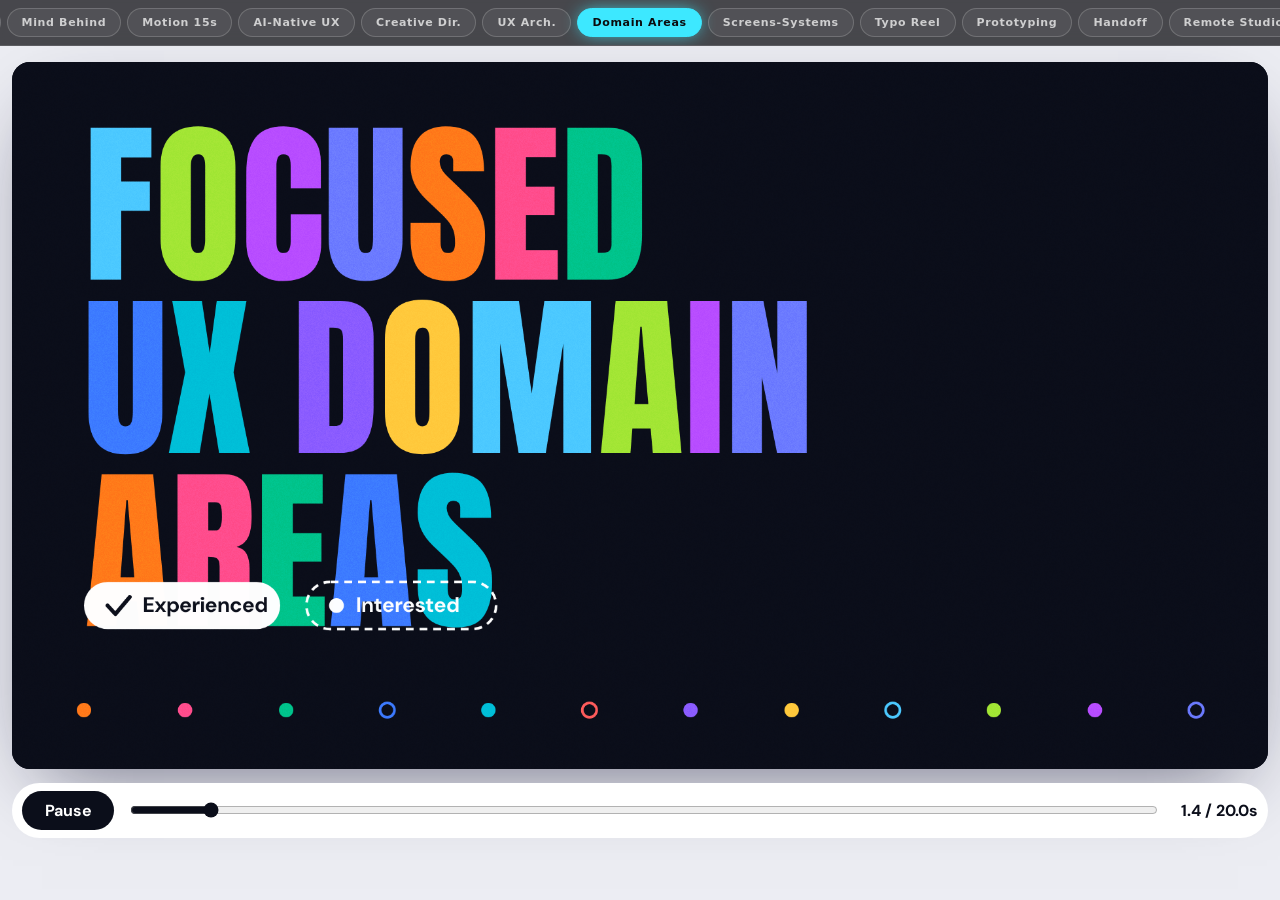
<file: focused-ux-domain-areas-20s.html>
﻿<!DOCTYPE html>
<html lang="en">
<head>
<!-- PT-SEO -->
<meta name="description" content="A 20-second reel across the UX domain areas Venkatesh Ammireddy designs in — enterprise platforms, AI systems and more." />
<link rel="canonical" href="https://venkateshcreations.github.io/About_Me/focused-ux-domain-areas-20s.html" />
<meta name="theme-color" content="#0b0b0e" />
<meta property="og:type" content="website" />
<meta property="og:url" content="https://venkateshcreations.github.io/About_Me/focused-ux-domain-areas-20s.html" />
<meta property="og:title" content="Focused UX Domain Areas (20s) — Venkatesh Ammireddy" />
<meta property="og:description" content="A 20-second reel across the UX domain areas Venkatesh Ammireddy designs in — enterprise platforms, AI systems and more." />
<meta property="og:image" content="https://venkateshcreations.github.io/portfolio/assets/profile.jpg" />
<meta property="twitter:card" content="summary_large_image" />
<meta property="twitter:title" content="Focused UX Domain Areas (20s) — Venkatesh Ammireddy" />
<meta property="twitter:description" content="A 20-second reel across the UX domain areas Venkatesh Ammireddy designs in — enterprise platforms, AI systems and more." />
<meta property="twitter:image" content="https://venkateshcreations.github.io/portfolio/assets/profile.jpg" />
<meta charset="utf-8">
<meta name="viewport" content="width=device-width, initial-scale=1, viewport-fit=cover">
<title>Focused UX Domain Areas (20s) — Venkatesh Ammireddy</title>
<link rel="preconnect" href="https://fonts.googleapis.com">
<link rel="preconnect" href="https://fonts.gstatic.com" crossorigin>
<link href="https://fonts.googleapis.com/css2?family=Anton&family=DM+Sans:wght@500;700&display=swap" rel="stylesheet">
<style>
:root{--bg:#ECEDF3;--fg:#0B0E1A;--bar:#fff;--acc:#0B0E1A;--bf:#fff;box-sizing:border-box;padding-top:env(safe-area-inset-top,0px);padding-bottom:env(safe-area-inset-bottom,0px)}
@media (prefers-color-scheme:dark){:root:not([data-theme="light"]){--bg:#06080F;--fg:#fff;--bar:#141824;--acc:#F2F2F2;--bf:#0B0E1A}}
:root[data-theme="dark"]{--bg:#06080F;--fg:#fff;--bar:#141824;--acc:#F2F2F2;--bf:#0B0E1A}
*{box-sizing:border-box}
html,body{height:100%;margin:0}
body{background:var(--bg);color:var(--fg);font-family:"DM Sans",system-ui,Helvetica,Arial,sans-serif;display:flex;align-items:center;justify-content:center}
main{width:min(100vw,calc((100vh - 90px) * 16 / 9));padding:12px}
.stage{aspect-ratio:16/9;width:100%;border-radius:18px;overflow:hidden;background:#0B0E1A;box-shadow:0 30px 80px -30px rgba(10,10,40,.6);cursor:pointer}
canvas{display:block;width:100%;height:100%}
.ctl{display:flex;align-items:center;gap:14px;margin-top:14px;padding:8px 10px;background:var(--bar);border-radius:999px}
button{font:inherit;font-weight:700;border:0;border-radius:999px;background:var(--acc);color:var(--bf);padding:9px 20px;cursor:pointer;min-width:92px}
button:focus-visible,input:focus-visible{outline:3px solid #8B5CFF;outline-offset:2px}
input[type=range]{flex:1;accent-color:var(--acc);min-width:0}
output{font-variant-numeric:tabular-nums;font-weight:700;min-width:84px;text-align:right}
</style>
<link rel="stylesheet" href="tabs.css">
<link rel="icon" type="image/svg+xml" href="favicon.svg">
</head>
<body>
<main>
  <div class="stage" id="stage" aria-label="Twenty second reel of twelve focused UX domain areas. Experienced: RPA, e-commerce, finance, insurance, smart governance, e-learning, travel, cyber security. Interested: banking, health-care, airlines, space radio communications and defense."><canvas id="c" width="1920" height="1080"></canvas></div>
  <div class="ctl"><button id="pp" type="button">Pause</button><input id="sc" type="range" min="0" max="20" step="0.01" value="0" aria-label="Scrub timeline"><output id="tm">0.0 / 20.0s</output></div>
</main>
<script>
const NAME="Venkatesh Ammireddy",ROLE="UX Creative Director × Product UX Architect × Design Engineer"; // edit me
const W=1920,H=1080,DUR=20,FPS=30,INK='#0B0E1A';
const cv=document.getElementById('c'),ctx=cv.getContext('2d');
const D='Anton,Impact,"Arial Narrow",sans-serif',S='"DM Sans",Helvetica,Arial,sans-serif';
const clamp=(x,a=0,b=1)=>Math.min(b,Math.max(a,x)),p=(t,a,b)=>clamp((t-a)/(b-a)),lerp=(a,b,k)=>a+(b-a)*k;
const E={out:x=>1-Math.pow(1-x,4),in:x=>x*x*x,io:x=>x<.5?4*x*x*x:1-Math.pow(-2*x+2,3)/2,expo:x=>x>=1?1:1-Math.pow(2,-10*x),back:x=>{const c=1.70158,d=c+1;return 1+d*Math.pow(x-1,3)+c*Math.pow(x-1,2)}};
function rr(x,y,w,h,r){r=Math.max(0,Math.min(r,w/2,h/2));ctx.beginPath();ctx.moveTo(x+r,y);ctx.arcTo(x+w,y,x+w,y+h,r);ctx.arcTo(x+w,y+h,x,y+h,r);ctx.arcTo(x,y+h,x,y,r);ctx.arcTo(x,y,x+w,y,r);ctx.closePath()}
const DOM=[
{n:['Robotic Process','Automation (RPA)'],t:'E',c:'#FF7A1A'},{n:['E-Commerce'],t:'E',c:'#FF4D8D'},{n:['Finance'],t:'E',c:'#00C48C'},
{n:['Banking'],t:'I',c:'#3D7BFF'},{n:['Insurance'],t:'E',c:'#00BFD8'},{n:['Health-care'],t:'I',c:'#FF5C5C'},
{n:['Smart','Governance'],t:'E',c:'#8B5CFF'},{n:['E-Learning,','Gamified','Learning'],t:'E',c:'#FFC93C'},{n:['Airlines'],t:'I',c:'#4CC9FF'},
{n:['Travel'],t:'E',c:'#A3E635'},{n:['Cyber','Security'],t:'E',c:'#B84DFF'},{n:['Space Radio','Communications','& Defense'],t:'I',c:'#6C7BFF'}];
/* ---- type engine ---- */
let cwc={};
const cw=(ch,w,f)=>{const k=f+w+ch;if(cwc[k]===undefined){ctx.font=`${w} 100px ${f}`;cwc[k]=ctx.measureText(ch).width/100}return cwc[k]};
const lw=(l,s,tr,w,f)=>{let a=0,n=0;for(const ch of l){a+=cw(ch,w,f)*s;n++}return a+tr*s*(n-1)};
const fit=(L,tr,w,f,mw,ms)=>{let m=1;for(const x of[].concat(L))m=Math.max(m,lw(x,100,tr,w,f));return Math.min(ms,100*mw/m)};
function glyph(ch,cx,cy,s){if(s.a<=.004)return;const G=ctx.globalAlpha;ctx.save();ctx.globalAlpha=clamp(s.a)*G;ctx.translate(cx+(s.dx||0),cy+(s.dy||0));ctx.scale(s.sc||1,s.sc||1);ctx.fillStyle=s.col||'#fff';ctx.fillText(ch,0,0);ctx.restore()}
function put(L,o,fn){
  const{x,y,size,tr=0,w=400,al='c',lh=.98,f=D}=o;ctx.font=`${w} ${size}px ${f}`;ctx.textAlign='center';ctx.textBaseline='middle';
  const ws=L.map(l=>lw(l,size,tr,w,f));let gi=0;
  L.forEach((l,li)=>{const c=[...l];let cur=al==='c'?x-ws[li]/2:x;const yy=y+li*size*lh;
    c.forEach((ch,i)=>{const wd=cw(ch,w,f)*size,cx=cur+wd/2;cur+=wd+tr*size;if(ch!==' ')glyph(ch,cx,yy,fn({li,i,gi,ch,cx}));gi++})});
}
function T(s,x,y,size,w,col,al='left',f=S){ctx.font=`${w} ${size}px ${f}`;ctx.fillStyle=col;ctx.textAlign=al;ctx.textBaseline='middle';ctx.fillText(s,x,y)}

/* ---- icon animations (local coords ±185; g = reveal 0..1, t = time) ---- */
function gear(x,y,r,n,rot,c,d,g){ctx.save();ctx.translate(x,y);ctx.scale(g,g);ctx.rotate(rot);ctx.strokeStyle=c;ctx.lineWidth=12;ctx.lineJoin='round';ctx.beginPath();
  for(let i=0;i<n*4;i++){const a=i*Math.PI/(n*2),ph=i%4,rad=(ph==1||ph==2)?r:r*.8;ctx.lineTo(Math.cos(a)*rad,Math.sin(a)*rad)}ctx.closePath();ctx.stroke();
  ctx.strokeStyle=d;ctx.lineWidth=10;ctx.beginPath();ctx.arc(0,0,r*.32,0,7);ctx.stroke();ctx.restore()}
function star(x,y,r,rot,col){ctx.save();ctx.translate(x,y);ctx.rotate(Math.sin(rot*2)*.3);ctx.fillStyle=col;ctx.beginPath();for(let i=0;i<10;i++){const a=i*Math.PI/5-Math.PI/2,q=i%2?r*.45:r;ctx.lineTo(Math.cos(a)*q,Math.sin(a)*q)}ctx.closePath();ctx.fill();ctx.restore()}
const ecg=u=>u<.3?0:u<.38?-(u-.3)/.08*20:u<.45?lerp(-20,-120,(u-.38)/.07):u<.52?lerp(-120,70,(u-.45)/.07):u<.6?lerp(70,0,(u-.52)/.08):0;
const IC=[
(g,t,c,d)=>{gear(-55,-30,95,9,t*.7,c,d,g);gear(85,75,55,7,-t*.9+.3,c,d,g);ctx.strokeStyle=d;ctx.lineWidth=9;ctx.setLineDash([36,22]);ctx.lineDashOffset=-t*70;ctx.beginPath();ctx.arc(0,0,172*g,.5,3.7);ctx.stroke();ctx.setLineDash([])},
(g,t,c,d)=>{ctx.strokeStyle=c;ctx.lineWidth=12;ctx.lineJoin=ctx.lineCap='round';ctx.beginPath();ctx.moveTo(-175,-120);ctx.lineTo(-125,-120);ctx.lineTo(-85,70);ctx.lineTo(125,70);ctx.lineTo(160,-55);ctx.lineTo(-115,-55);ctx.stroke();
  [-60,90].forEach(x=>{ctx.beginPath();ctx.arc(x,115,20*g,0,7);ctx.stroke()});
  for(let j=0;j<3;j++){const k=Math.max(0,E.back(clamp(g*1.8-j*.35))),y=lerp(-280,-30,k);ctx.fillStyle=d;ctx.globalAlpha=clamp(k*2);rr(-85+j*62,y-48,52,52,10);ctx.fill();ctx.globalAlpha=1}},
(g,t,c,d)=>{const Hh=[70,110,90,150,190];ctx.lineWidth=10;ctx.lineCap='round';
  Hh.forEach((h,j)=>{const x=-130+j*65,k=E.out(clamp(g*1.6-j*.15)),top=130-h*k;ctx.strokeStyle=c;ctx.beginPath();ctx.moveTo(x,top-24);ctx.lineTo(x,130+8);ctx.stroke();ctx.fillStyle=j%2?d:c;rr(x-20,top,40,h*k,6);ctx.fill()});
  const pr=E.io(clamp(g*1.4-.2));ctx.strokeStyle=d;ctx.lineWidth=9;ctx.lineJoin='round';ctx.setLineDash([520*pr,520]);ctx.beginPath();[[-170,60],[-100,-10],[-30,20],[50,-80],[150,-165]].forEach(([x,y],i)=>i?ctx.lineTo(x,y):ctx.moveTo(x,y));ctx.stroke();ctx.setLineDash([])},
(g,t,c,d)=>{ctx.fillStyle=c;rr(-160,110,320,26*g,8);ctx.fill();for(let j=0;j<4;j++){const h=170*E.out(clamp(g*1.6-j*.15));rr(-112+j*75-17,110-h,34,h,7);ctx.fill()}
  const pk=E.out(clamp(g*2-.9));ctx.globalAlpha=pk;ctx.fillStyle=d;ctx.beginPath();ctx.moveTo(-170,-70+(1-pk)*40);ctx.lineTo(0,-170+(1-pk)*40);ctx.lineTo(170,-70+(1-pk)*40);ctx.closePath();ctx.fill();ctx.globalAlpha=1},
(g,t,c,d)=>{ctx.strokeStyle=c;ctx.lineWidth=14;ctx.lineJoin='round';ctx.lineCap='round';ctx.setLineDash([900*E.out(g),900]);ctx.beginPath();ctx.moveTo(0,-175);ctx.lineTo(125,-125);ctx.lineTo(125,5);ctx.bezierCurveTo(125,95,60,150,0,180);ctx.bezierCurveTo(-60,150,-125,95,-125,5);ctx.lineTo(-125,-125);ctx.closePath();ctx.stroke();ctx.setLineDash([]);
  const ck=E.out(clamp(g*2-1));ctx.strokeStyle=d;ctx.lineWidth=16;ctx.beginPath();ctx.moveTo(-50,0);ctx.lineTo(-12,40);if(ck>0)ctx.lineTo(lerp(-12,60,ck),lerp(40,-50,ck));ctx.stroke();
  for(let j=0;j<2;j++){const ph=(t*.7+j*.5)%1;ctx.strokeStyle=c;ctx.globalAlpha=(1-ph)*.5*g;ctx.lineWidth=5;ctx.beginPath();ctx.arc(0,0,150+ph*40,0,7);ctx.stroke()}ctx.globalAlpha=1},
(g,t,c,d)=>{ctx.strokeStyle=c;ctx.lineWidth=12;ctx.lineJoin='round';ctx.beginPath();for(let x=-175;x<=175*g;x+=4){const y=40+ecg((((x+175+t*130)%260)+260)%260/260);x==-175?ctx.moveTo(x,y):ctx.lineTo(x,y)}ctx.stroke();
  const s=(1+.12*Math.sin(t*6))*g;ctx.save();ctx.translate(0,-105);ctx.scale(s,s);ctx.fillStyle=d;rr(-14,-48,28,96,8);ctx.fill();rr(-48,-14,96,28,8);ctx.fill();ctx.restore()},
(g,t,c,d)=>{ctx.strokeStyle=c;ctx.lineWidth=11;ctx.lineJoin=ctx.lineCap='round';ctx.save();ctx.scale(g,g);ctx.beginPath();ctx.arc(0,-20,70,Math.PI,0);ctx.stroke();ctx.beginPath();ctx.moveTo(-100,10);ctx.lineTo(100,10);ctx.stroke();
  for(let j=0;j<4;j++){ctx.beginPath();ctx.moveTo(-72+j*48,30);ctx.lineTo(-72+j*48,100);ctx.stroke()}ctx.beginPath();ctx.moveTo(-110,115);ctx.lineTo(110,115);ctx.stroke();ctx.restore();
  for(let j=0;j<5;j++){const a=t*.6+j*1.2566,x=Math.cos(a)*185,y=Math.sin(a)*150-10;ctx.strokeStyle=c;ctx.globalAlpha=.35*g;ctx.lineWidth=3;ctx.beginPath();ctx.moveTo(0,40);ctx.lineTo(x,y);ctx.stroke();ctx.globalAlpha=g;ctx.fillStyle=d;ctx.beginPath();ctx.arc(x,y,14,0,7);ctx.fill()}ctx.globalAlpha=1},
(g,t,c,d)=>{ctx.strokeStyle=c;ctx.lineWidth=11;ctx.lineJoin='round';ctx.save();ctx.scale(g,g);[1,-1].forEach(s=>{ctx.beginPath();ctx.moveTo(0,50);ctx.lineTo(s*150,30);ctx.lineTo(s*150,-80);ctx.lineTo(0,-60);ctx.closePath();ctx.stroke()});ctx.restore();
  star(0,-135-Math.abs(Math.sin(t*3))*14,40*g,t,d);ctx.lineWidth=9;rr(-150,100,300,28,14);ctx.stroke();ctx.fillStyle=d;const pr=E.io((t*.6)%1)*g;rr(-150,100,Math.max(28,300*pr),28,14);ctx.fill()},
(g,t,c,d)=>{ctx.strokeStyle=c;ctx.lineWidth=8;ctx.lineCap='round';ctx.setLineDash([22,18]);ctx.lineDashOffset=-t*40;ctx.beginPath();ctx.moveTo(-175,100);ctx.quadraticCurveTo(-20,-190,175,-90);ctx.stroke();ctx.setLineDash([]);
  const s=E.io((t*.5)%1)*g,x=(1-s)*(1-s)*-175+2*s*(1-s)*-20+s*s*175,y=(1-s)*(1-s)*100+2*s*(1-s)*-190+s*s*-90,dx=2*(1-s)*155+2*s*195,dy=2*(1-s)*-290+2*s*100;
  ctx.save();ctx.translate(x,y);ctx.rotate(Math.atan2(dy,dx));ctx.scale(2,2);ctx.fillStyle=d;ctx.beginPath();ctx.moveTo(34,0);ctx.lineTo(-30,-9);ctx.lineTo(-22,0);ctx.lineTo(-30,9);ctx.closePath();ctx.fill();
  ctx.beginPath();ctx.moveTo(8,0);ctx.lineTo(-14,-36);ctx.lineTo(-24,-36);ctx.lineTo(-10,0);ctx.lineTo(-24,36);ctx.lineTo(-14,36);ctx.closePath();ctx.fill();ctx.restore()},
(g,t,c,d)=>{ctx.strokeStyle=c;ctx.lineWidth=6;ctx.lineCap='round';ctx.setLineDash([4,18]);ctx.lineDashOffset=t*20;ctx.beginPath();ctx.arc(0,0,175*g,0,7);ctx.stroke();ctx.setLineDash([22,16]);ctx.lineWidth=9;ctx.lineDashOffset=-t*50;ctx.beginPath();ctx.moveTo(-110,90);ctx.bezierCurveTo(-110,-60,110,110,110,-40);ctx.stroke();ctx.setLineDash([]);
  [[-110,90,0],[110,-40,.25]].forEach(([x,y,dl])=>{const k=Math.max(0,E.back(clamp(g*1.6-dl)));ctx.save();ctx.translate(x,y);ctx.scale(k,k);ctx.fillStyle=d;ctx.beginPath();ctx.arc(0,-62,34,Math.PI*.8,Math.PI*2.2);ctx.lineTo(0,0);ctx.closePath();ctx.fill();ctx.fillStyle=c;ctx.beginPath();ctx.arc(0,-62,12,0,7);ctx.fill();ctx.restore()})},
(g,t,c,d)=>{const lift=(1-E.out(clamp(g*1.5)))*55;ctx.strokeStyle=c;ctx.lineWidth=16;ctx.lineCap='round';ctx.beginPath();ctx.moveTo(-58,-15-lift);ctx.lineTo(-58,-60-lift);ctx.arc(0,-60-lift,58,Math.PI,0);ctx.lineTo(58,-15-lift);ctx.stroke();
  ctx.fillStyle=c;rr(-95,-15,190,150,26);ctx.fill();ctx.fillStyle=d;ctx.beginPath();ctx.arc(0,45,18,0,7);ctx.fill();ctx.fillRect(-6,50,12,40);
  ctx.save();ctx.beginPath();ctx.arc(0,0,185,0,7);ctx.clip();const sy=lerp(-185,185,(t*.7)%1),gr=ctx.createLinearGradient(0,sy-40,0,sy+4);gr.addColorStop(0,'rgba(255,255,255,0)');gr.addColorStop(1,'rgba(255,255,255,.5)');ctx.fillStyle=gr;ctx.fillRect(-185,sy-40,370,44);ctx.fillStyle=d;ctx.fillRect(-185,sy,370,3);ctx.restore();
  ctx.strokeStyle=c;ctx.lineWidth=5;ctx.setLineDash([2,14]);ctx.beginPath();ctx.arc(0,0,185*g,0,7);ctx.stroke();ctx.setLineDash([])},
(g,t,c,d)=>{ctx.strokeStyle=c;ctx.lineWidth=5;ctx.globalAlpha=.5*g;[70,120,170].forEach(r=>{ctx.beginPath();ctx.arc(0,0,r,0,7);ctx.stroke()});ctx.globalAlpha=.28*g;ctx.fillStyle=c;const a=t*1.6;ctx.beginPath();ctx.moveTo(0,0);ctx.arc(0,0,170,a-.8,a);ctx.closePath();ctx.fill();ctx.globalAlpha=g;
  ctx.lineWidth=6;ctx.beginPath();ctx.moveTo(0,0);ctx.lineTo(Math.cos(a)*170,Math.sin(a)*170);ctx.stroke();
  ctx.save();ctx.translate(0,40);ctx.rotate(-.5);ctx.strokeStyle=d;ctx.lineWidth=14;ctx.lineCap='round';ctx.beginPath();ctx.moveTo(-70,-60);ctx.quadraticCurveTo(0,60,70,-60);ctx.stroke();ctx.lineWidth=7;ctx.beginPath();ctx.moveTo(0,10);ctx.lineTo(0,-70);ctx.stroke();ctx.fillStyle=d;ctx.beginPath();ctx.arc(0,-74,9,0,7);ctx.fill();
  for(let j=0;j<3;j++){const ph=(t*.9+j/3)%1;ctx.globalAlpha=(1-ph)*g;ctx.lineWidth=6;ctx.beginPath();ctx.arc(0,-74,20+ph*100,-2.3,-.85);ctx.stroke()}ctx.restore();ctx.globalAlpha=1}];

/* ---- shared pieces ---- */
function pill(x,y,exp,col,tl,t){
  const k=E.expo(clamp((tl-.45)/.35));if(k<=0)return;ctx.save();ctx.globalAlpha=k;ctx.translate(0,(1-k)*20);
  if(exp){ctx.fillStyle=col.fg;rr(x,y-36,300,72,36);ctx.fill();ctx.strokeStyle=col.bg;ctx.lineWidth=6;ctx.lineCap='round';ctx.lineJoin='round';ctx.beginPath();ctx.moveTo(x+36,y);ctx.lineTo(x+48,y+13);ctx.lineTo(x+70,y-13);ctx.stroke();T('Experienced',x+90,y+1,32,700,col.bg)}
  else{ctx.strokeStyle=col.ac;ctx.lineWidth=4;ctx.setLineDash([12,9]);ctx.lineDashOffset=-t*30;rr(x,y-36,290,72,36);ctx.stroke();ctx.setLineDash([]);ctx.fillStyle=col.ac;ctx.beginPath();ctx.arc(x+46,y,9*(1+.35*Math.sin(t*6)),0,7);ctx.fill();T('Interested',x+76,y+1,32,700,'#fff')}
  ctx.restore();
}
function rail(i,tl,fg){
  for(let j=0;j<12;j++){const x=110+j*(1700/11),y=1004,e=DOM[j].t==='E',cur=j==i;ctx.globalAlpha=j<=i?1:.25;ctx.strokeStyle=fg;ctx.fillStyle=fg;ctx.lineWidth=4;
    ctx.beginPath();ctx.arc(x,y,cur?13:9,0,7);e?ctx.fill():ctx.stroke();
    if(cur){ctx.beginPath();ctx.arc(x,y,24,-1.57,-1.57+6.283*clamp(tl/1.15));ctx.stroke()}}
  ctx.globalAlpha=1;
}

/* ===== title ===== */
function title(q){
  ctx.fillStyle=INK;ctx.fillRect(0,0,W,H);
  const L=['FOCUSED','UX DOMAIN','AREAS'],s=fit(L,0,400,D,1500,270);
  put(L,{x:110,y:H*.36-s*.98+s*.49,size:s,al:'l'},g=>{const k=E.expo(clamp((q-.15-g.gi*.04)/.45));return{a:k,dy:(1-k)*120,col:q<1.7?DOM[(g.gi+Math.floor(q*14))%12].c:'#fff'}});
  pill(110,830,true,{fg:'#fff',bg:INK,ac:'#fff'},q-.75,q);pill(450,830,false,{ac:'#fff'},q-.75,q);
  DOM.forEach((d,j)=>{const k=E.back(clamp((q-.3-j*.07)/.3));if(k<=0)return;const x=110+j*(1700/11);ctx.fillStyle=ctx.strokeStyle=d.c;ctx.lineWidth=4;ctx.beginPath();ctx.arc(x,990,11*k,0,7);d.t==='E'?ctx.fill():ctx.stroke()});
}
/* ===== one domain ===== */
const T0=2.2,DT=1.15,R0=16,F0=18.6;
function dom(i,tl,t){
  const d=DOM[i],ex=d.t==='E',bgc=ex?d.c:INK,fg=ex?INK:'#fff';
  ctx.fillStyle=bgc;ctx.fillRect(0,0,W,H);
  put(['FOCUSED UX DOMAIN AREAS'],{x:110,y:90,size:24,w:700,al:'l',tr:.25,f:S},()=>({a:.7,col:fg}));
  T(String(i+1).padStart(2,'0')+' / 12',1810,90,28,700,fg,'right');
  const cx=1440,cy=520,R=330,dk=E.back(clamp(tl/.5));
  ctx.save();ctx.translate(cx,cy);ctx.scale(Math.max(dk,0),Math.max(dk,0));
  if(ex){ctx.fillStyle=INK;ctx.beginPath();ctx.arc(0,0,R,0,7);ctx.fill()}else{ctx.fillStyle='rgba(255,255,255,.04)';ctx.beginPath();ctx.arc(0,0,R,0,7);ctx.fill();ctx.strokeStyle=d.c;ctx.lineWidth=4;ctx.setLineDash([16,14]);ctx.lineDashOffset=-t*40;ctx.stroke();ctx.setLineDash([])}
  ctx.scale(1.3,1.3);ctx.save();IC[i](E.out(clamp((tl-.1)/.7)),t,d.c,'#fff');ctx.restore();ctx.restore();
  const n=d.n.length,sz=Math.min(fit(d.n,0,400,D,1000,300),760/n),y0=480-(n-1)*sz*.49;
  put(d.n,{x:110,y:y0,size:sz,al:'l'},g=>{const k=E.expo(clamp((tl-.08-g.gi*.02)/.4));return{a:k,dy:(1-k)*sz*.9,col:fg}});
  pill(110,480+(n-1)*sz*.49+sz*.52+85,ex,{fg:INK,bg:d.c,ac:d.c},tl,t);
  rail(i,tl,fg);
}
/* ===== recap grid ===== */
function recap(q,t){
  const u=q-R0;ctx.fillStyle=INK;ctx.fillRect(0,0,W,H);
  put(['FOCUSED UX DOMAIN AREAS'],{x:110,y:130,size:84,al:'l',tr:.01},g=>{const k=E.expo(clamp((u-.05-g.gi*.015)/.4));return{a:k,dy:(1-k)*60}});
  const tw=407,th=190;
  DOM.forEach((d,j)=>{
    const k=E.back(clamp((u-.3-j*.06)/.45));if(k<=0)return;const x=110+(j%4)*(tw+24),y=240+Math.floor(j/4)*(th+24),ex=d.t==='E';
    ctx.save();ctx.translate(x+tw/2,y+th/2);ctx.scale(k,k);ctx.translate(-x-tw/2,-y-th/2);ctx.globalAlpha=clamp(k*2);
    if(ex){ctx.fillStyle=d.c;rr(x,y,tw,th,26);ctx.fill()}else{ctx.strokeStyle=d.c;ctx.lineWidth=4;ctx.setLineDash([12,9]);ctx.lineDashOffset=-t*20;rr(x,y,tw,th,26);ctx.stroke();ctx.setLineDash([])}
    const n=d.n.length,sz=Math.min(fit(d.n,0,400,D,250,46),100/n),fg=ex?INK:'#fff';
    put(d.n,{x:x+30,y:y+28+sz*.5,size:sz,al:'l'},()=>({a:1,col:fg}));
    T(ex?'Experienced':'Interested',x+30,y+th-32,24,700,ex?INK:d.c);
    ctx.save();ctx.translate(x+tw-66,y+th/2);ctx.scale(.25,.25);ctx.lineWidth=12;IC[j](1,t,ex?INK:d.c,ex?'#fff':'#fff');ctx.restore();
    ctx.restore();
  });
  const c=E.out(p(u,1.8,2.6));T(String(Math.round(8*c)),110,990,120,400,'#fff','left',D);T('Experienced',215,1000,36,700,'#fff');
  T(String(Math.round(4*c)),700,990,120,400,'#fff','left',D);T('Interested',770,1000,36,700,'#fff');
}
/* ===== finale ===== */
function finale(q,t){
  const u=q-F0;ctx.fillStyle=INK;ctx.fillRect(0,0,W,H);
  const s=fit([NAME],0,400,D,1500,170);
  put([NAME],{x:110,y:340,size:s,al:'l'},g=>{const k=E.expo(clamp((u-.1-g.gi*.02)/.45));return{a:k,dy:(1-k)*s*.8,col:'#fff'}});
  const rs=fit([ROLE],0,500,S,1500,44);put([ROLE],{x:110,y:480,size:rs,w:500,al:'l',f:S},g=>({a:E.out(clamp((u-.4-g.gi*.008)/.4)),col:g.ch==='×'?'#FF7A1A':'#A9ADBF'}));
  put(['Experienced across 8 domains. Exploring 4 more.'],{x:110,y:580,size:40,w:500,al:'l',f:S},g=>({a:E.out(clamp((u-.7-g.gi*.008)/.4)),col:'#fff'}));
  DOM.forEach((d,j)=>{const k=E.out(clamp((u-.1-j*.04)/.4)),x=110+j*(1700/12),w=1700/12-12;ctx.globalAlpha=k;
    if(d.t==='E'){ctx.fillStyle=d.c;rr(x,760,w,36*k,10);ctx.fill()}else{ctx.strokeStyle=d.c;ctx.lineWidth=3;ctx.setLineDash([8,6]);rr(x,760,w,36*k,10);ctx.stroke();ctx.setLineDash([])}ctx.globalAlpha=1});
}
/* ===== compositor ===== */
function wipe(i,k){ctx.beginPath();const m=i%4;
  if(m==0)ctx.rect(0,0,W*E.out(k),H);else if(m==1)ctx.rect(0,H*(1-E.out(k)),W,H);else if(m==2)ctx.arc(1440,520,E.io(k)*2000,0,7);
  else{const x=W*(1-E.out(k));ctx.moveTo(x+300,0);ctx.lineTo(W+400,0);ctx.lineTo(W+400,H);ctx.lineTo(x,H);ctx.closePath()}ctx.clip()}
const gr=document.createElement('canvas');gr.width=gr.height=160;
(function(){const g=gr.getContext('2d'),im=g.createImageData(160,160);for(let i=0;i<im.data.length;i+=4){const v=Math.random()*255;im.data[i]=im.data[i+1]=im.data[i+2]=v;im.data[i+3]=255}g.putImageData(im,0,0)})();
function draw(t){
  const q=Math.min(DUR*FPS-1,Math.floor(t*FPS+1e-6))/FPS;ctx.setTransform(1,0,0,1,0,0);ctx.globalAlpha=1;
  if(q<T0+.5)title(q);
  for(let i=0;i<12;i++){const Ti=T0+i*DT;if(q>=Ti&&q<Ti+DT+.45){ctx.save();const k=p(q,Ti,Ti+.4);if(k<1)wipe(i,k);dom(i,q-Ti,q);ctx.restore()}}
  if(q>=R0&&q<F0+.6){ctx.save();const k=p(q,R0,R0+.5);if(k<1){ctx.beginPath();ctx.arc(W/2,H/2,E.io(k)*1300,0,7);ctx.clip()}recap(q,q);ctx.restore()}
  if(q>=F0){ctx.save();const k=p(q,F0,F0+.6);if(k<1){ctx.beginPath();for(let b=0;b<10;b++){const r=E.out(p(k,b*.04,b*.04+.5));ctx.rect(b*W/10,0,W/10+1,H*r)}ctx.clip()}finale(q,q);ctx.restore()}
  const n=Math.floor(q*24);ctx.save();ctx.globalAlpha=.06;ctx.globalCompositeOperation='overlay';ctx.fillStyle=ctx.createPattern(gr,'repeat');ctx.translate((n*53)%160,(n*97)%160);ctx.fillRect(-160,-160,W+320,H+320);ctx.restore();
  const fo=E.io(p(q,19.5,19.95));if(fo>0){ctx.fillStyle=`rgba(11,14,26,${fo})`;ctx.fillRect(0,0,W,H)}
}
/* ===== player ===== */
const pp=document.getElementById('pp'),sl=document.getElementById('sc'),tm=document.getElementById('tm');
let t=0,playing=!matchMedia('(prefers-reduced-motion: reduce)').matches,last=performance.now();
function loop(now){const dt=Math.min(.05,(now-last)/1000);last=now;if(playing){t+=dt;if(t>=DUR)t=0}draw(t);pp.textContent=playing?'Pause':'Play';sl.value=t;tm.textContent=t.toFixed(1)+' / 20.0s';requestAnimationFrame(loop)}
pp.onclick=()=>{playing=!playing};document.getElementById('stage').onclick=()=>{playing=!playing};
sl.oninput=()=>{t=parseFloat(sl.value)};
addEventListener('keydown',e=>{if(e.code==='Space'&&e.target===document.body){e.preventDefault();playing=!playing}});
const go=()=>{cwc={};last=performance.now();requestAnimationFrame(loop)};
Promise.race([Promise.all([document.fonts.load('400 100px Anton'),document.fonts.load('500 100px "DM Sans"'),document.fonts.load('700 100px "DM Sans"')]),new Promise(r=>setTimeout(r,2500))]).then(go,go);
</script>
<script src="tabs.js" defer></script>
</body>
</html>
</file>
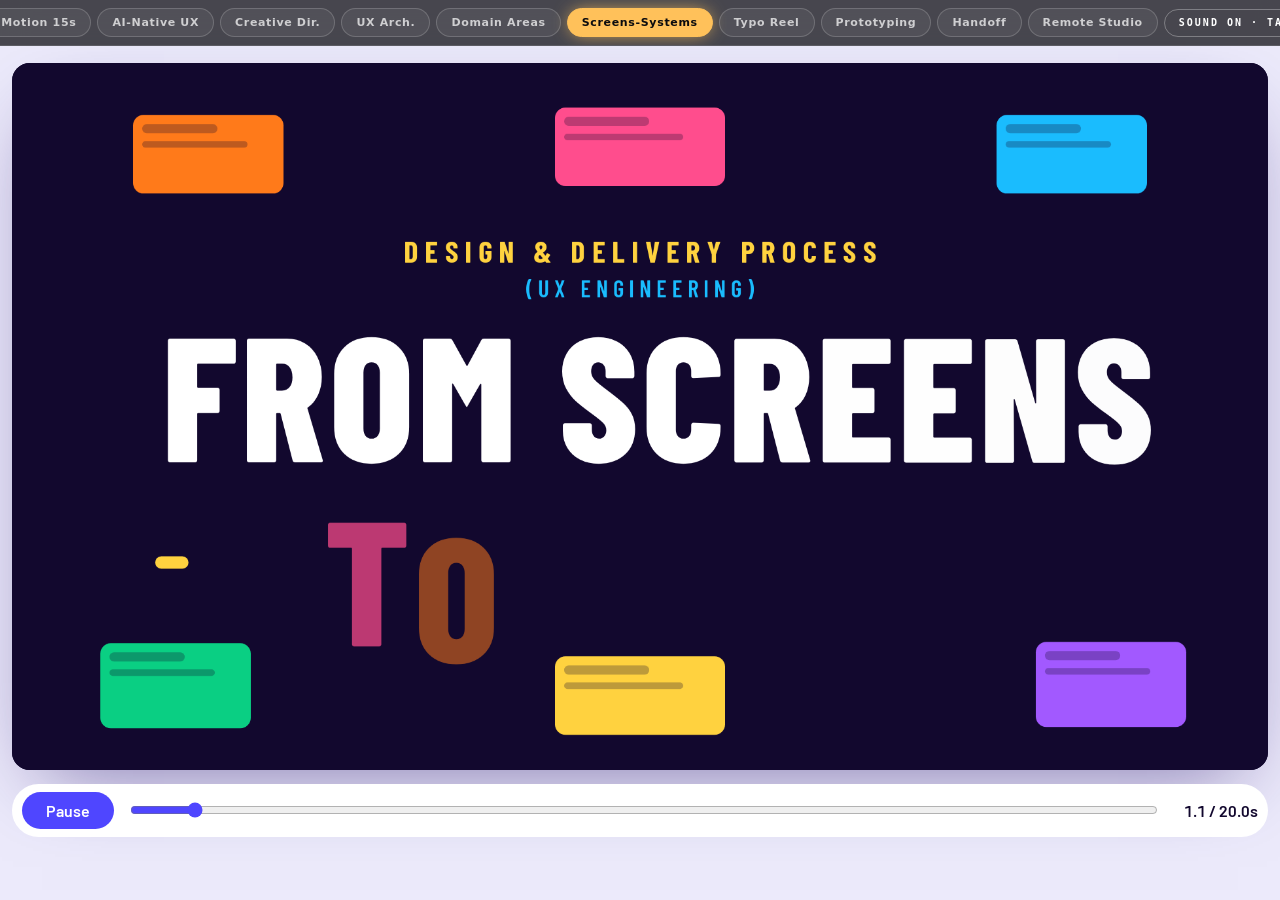
<file: from-screens-to-systems-20s.html>
﻿<!DOCTYPE html>
<html lang="en">
<head>
<!-- PT-SEO -->
<meta name="description" content="From interfaces to design systems in 20 seconds of colour motion design by Venkatesh Ammireddy, UX Creative Director." />
<link rel="canonical" href="https://venkateshcreations.github.io/About_Me/from-screens-to-systems-20s.html" />
<meta name="theme-color" content="#0b0b0e" />
<meta property="og:type" content="website" />
<meta property="og:url" content="https://venkateshcreations.github.io/About_Me/from-screens-to-systems-20s.html" />
<meta property="og:title" content="From Screens to Systems (20s) — Venkatesh Ammireddy" />
<meta property="og:description" content="From interfaces to design systems in 20 seconds of colour motion design by Venkatesh Ammireddy, UX Creative Director." />
<meta property="og:image" content="https://venkateshcreations.github.io/portfolio/assets/profile.jpg" />
<meta property="twitter:card" content="summary_large_image" />
<meta property="twitter:title" content="From Screens to Systems (20s) — Venkatesh Ammireddy" />
<meta property="twitter:description" content="From interfaces to design systems in 20 seconds of colour motion design by Venkatesh Ammireddy, UX Creative Director." />
<meta property="twitter:image" content="https://venkateshcreations.github.io/portfolio/assets/profile.jpg" />
<meta charset="utf-8">
<meta name="viewport" content="width=device-width, initial-scale=1, viewport-fit=cover">
<title>From Screens to Systems (20s) — Venkatesh Ammireddy</title>
<link rel="preconnect" href="https://fonts.googleapis.com">
<link rel="preconnect" href="https://fonts.gstatic.com" crossorigin>
<link href="https://fonts.googleapis.com/css2?family=Barlow+Condensed:wght@500;600;700;800&family=Barlow:wght@500;600&display=swap" rel="stylesheet">
<style>
:root{--bg:#ECEAFB;--fg:#12082E;--bar:#fff;--acc:#4F46FF;--bf:#fff;box-sizing:border-box;padding-top:env(safe-area-inset-top,0px);padding-bottom:env(safe-area-inset-bottom,0px)}
@media (prefers-color-scheme:dark){:root:not([data-theme="light"]){--bg:#0A0620;--fg:#fff;--bar:#1A1240;--acc:#8F89FF;--bf:#12082E}}
:root[data-theme="dark"]{--bg:#0A0620;--fg:#fff;--bar:#1A1240;--acc:#8F89FF;--bf:#12082E}
*{box-sizing:border-box}
html,body{height:100%;margin:0}
body{background:var(--bg);color:var(--fg);font-family:Barlow,system-ui,Helvetica,Arial,sans-serif;display:flex;align-items:center;justify-content:center}
main{width:min(100vw,calc((100vh - 90px) * 16 / 9));padding:12px}
.stage{aspect-ratio:16/9;width:100%;border-radius:18px;overflow:hidden;background:#12082E;box-shadow:0 30px 80px -30px rgba(30,10,100,.55);cursor:pointer}
canvas{display:block;width:100%;height:100%}
.ctl{display:flex;align-items:center;gap:14px;margin-top:14px;padding:8px 10px;background:var(--bar);border-radius:999px}
button{font:inherit;font-weight:600;border:0;border-radius:999px;background:var(--acc);color:var(--bf);padding:9px 20px;cursor:pointer;min-width:92px}
button:focus-visible,input:focus-visible{outline:3px solid #FF4D8D;outline-offset:2px}
input[type=range]{flex:1;accent-color:var(--acc);min-width:0}
output{font-variant-numeric:tabular-nums;font-weight:600;min-width:84px;text-align:right}
</style>
<link rel="stylesheet" href="tabs.css">
<link rel="icon" type="image/svg+xml" href="favicon.svg">
</head>
<body>
<main>
  <div class="stage" id="stage" aria-label="Twenty second colour film: from screens to systems, the old slow design process versus the AI-native hi-speed process"><canvas id="c" width="1920" height="1080"></canvas></div>
  <div class="ctl"><button id="pp" type="button">Pause</button><input id="sc" type="range" min="0" max="20" step="0.01" value="0" aria-label="Scrub timeline"><output id="tm">0.0 / 20.0s</output></div>
</main>
<script>
const NAME="Venkatesh Ammireddy"; // edit me
const W=1920,H=1080,DUR=20,FPS=30;
const cv=document.getElementById('c'),ctx=cv.getContext('2d');
{const _a=ctx.arc.bind(ctx),_e=ctx.ellipse.bind(ctx);ctx.arc=(x,y,r,...q)=>_a(x,y,Math.max(0,r||0),...q);ctx.ellipse=(x,y,rx,ry,...q)=>_e(x,y,Math.max(0,rx||0),Math.max(0,ry||0),...q)}
const C={ink:'#12082E',w:'#FFFFFF',red:'#F24E1E',or:'#FF7A1A',yel:'#FFD23F',gr:'#0ACF83',tl:'#00C2D1',bl:'#1ABCFE',ind:'#4F46FF',pu:'#A259FF',pk:'#FF4D8D'};
const FC=[C.pk,C.or,C.yel,C.gr,C.tl,C.bl,C.pu];
const DISP='"Barlow Condensed","Arial Narrow",Helvetica,sans-serif',SANS='Barlow,Helvetica,Arial,sans-serif';
const clamp=(x,a=0,b=1)=>Math.min(b,Math.max(a,x)),p=(t,a,b)=>clamp((t-a)/(b-a)),lerp=(a,b,k)=>a+(b-a)*k;
const E={out:x=>1-Math.pow(1-x,4),in:x=>x*x*x,io:x=>x<.5?4*x*x*x:1-Math.pow(-2*x+2,3)/2,expo:x=>x>=1?1:1-Math.pow(2,-10*x),back:x=>{const c=1.70158,d=c+1;return 1+d*Math.pow(x-1,3)+c*Math.pow(x-1,2)}};
function rr(x,y,w,h,r){r=Math.max(0,Math.min(r,w/2,h/2));ctx.beginPath();ctx.moveTo(x+r,y);ctx.arcTo(x+w,y,x+w,y+h,r);ctx.arcTo(x+w,y+h,x,y+h,r);ctx.arcTo(x,y+h,x,y,r);ctx.arcTo(x,y,x+w,y,r);ctx.closePath()}
const hx=h=>[1,3,5].map(i=>parseInt(h.slice(i,i+2),16));
const mix=(a,b,k)=>{const A=hx(a),B=hx(b);return`rgb(${A.map((v,i)=>Math.round(lerp(v,B[i],clamp(k)))).join(',')})`};
const bg=c=>{ctx.fillStyle=c;ctx.fillRect(0,0,W,H)};
const circ=(x,y,r,c)=>{ctx.fillStyle=c;ctx.beginPath();ctx.arc(x,y,r,0,7);ctx.fill()};
/* flat "sticker" block: hard offset shadow + fill + ink outline. No blur, no gradients. */
function block(x,y,w,h,r,fill,o={}){const off=o.off===undefined?10:o.off,sw=o.sw||5,ln=o.line||C.ink;ctx.save();
  if(off){ctx.fillStyle=ln;rr(x+off,y+off,w,h,r);ctx.fill()}ctx.fillStyle=fill;rr(x,y,w,h,r);ctx.fill();ctx.strokeStyle=ln;ctx.lineWidth=sw;ctx.stroke();ctx.restore()}
/* ---- type engine ---- */
let cwc={};
const cw=(ch,w,f)=>{const k=f+w+ch;if(cwc[k]===undefined){ctx.font=`${w} 100px ${f}`;cwc[k]=ctx.measureText(ch).width/100}return cwc[k]};
const lw=(l,s,tr,w,f)=>{let a=0,n=0;for(const ch of l){a+=cw(ch,w,f)*s;n++}return a+tr*s*(n-1)};
const fit=(L,tr,w,f,mw,ms)=>{let m=1;for(const x of[].concat(L))m=Math.max(m,lw(x,100,tr,w,f));return Math.min(ms,100*mw/m)};
function glyph(ch,cx,cy,s){
  if(s.a<=.004)return;const G=ctx.globalAlpha;
  const d=(ox,al)=>{ctx.save();ctx.globalAlpha=clamp(al)*G;ctx.translate(cx+(s.dx||0)+ox,cy+(s.dy||0));ctx.rotate(s.rot||0);const k=s.sc||1;ctx.scale(k,k);ctx.fillStyle=s.col||'#fff';ctx.fillText(ch,0,0);ctx.restore()};
  if(s.bx){d(s.bx,s.a*.16);d(s.bx*.5,s.a*.28)}d(0,s.a);
}
function put(L,o,fn){
  const{x,y,size,tr=.02,w=700,al='c',lh=1.1,f=DISP}=o;ctx.font=`${w} ${size}px ${f}`;ctx.textAlign='center';ctx.textBaseline='middle';
  const ws=L.map(l=>lw(l,size,tr,w,f)),mx=Math.max(...ws);let gi=0;
  L.forEach((l,li)=>{const c=[...l];let cur=al==='c'?x-ws[li]/2:x;const yy=y+li*size*lh;
    c.forEach((ch,i)=>{const wd=cw(ch,w,f)*size,cx=cur+wd/2;cur+=wd+tr*size;if(ch!==' ')glyph(ch,cx,yy,fn({li,i,gi,ch,cx}));gi++})});
  return{x0:al==='c'?x-mx/2:x,w:mx};
}
function T(s,x,y,size,w,col,al='left',f=DISP){ctx.font=`${w} ${size}px ${f}`;ctx.fillStyle=col;ctx.textAlign=al;ctx.textBaseline='middle';ctx.fillText(s,x,y)}
function arrow(x1,y,x2,lwid,col,k){ctx.save();ctx.strokeStyle=col;ctx.lineWidth=lwid;ctx.lineCap='round';ctx.lineJoin='round';const x=lerp(x1,x2,k),h=lwid*2.4;
  ctx.beginPath();ctx.moveTo(x1,y);ctx.lineTo(x,y);if(k>.85){ctx.moveTo(x2-h,y-h);ctx.lineTo(x2,y);ctx.lineTo(x2-h,y+h)}ctx.stroke();ctx.restore()}
function icon(k,x,y,col,t,sc=1){
  ctx.save();ctx.translate(x,y);ctx.scale(sc,sc);ctx.strokeStyle=col;ctx.fillStyle=col;ctx.lineWidth=6;ctx.lineCap='round';ctx.lineJoin='round';
  switch(k){
    case'idea':ctx.beginPath();ctx.arc(0,-8,17,0,7);ctx.stroke();ctx.fillRect(-8,14,16,6);break;
    case'wire':ctx.setLineDash([8,7]);rr(-32,-24,64,48,6);ctx.stroke();ctx.setLineDash([]);ctx.lineWidth=3;ctx.beginPath();ctx.moveTo(-32,-24);ctx.lineTo(32,24);ctx.moveTo(32,-24);ctx.lineTo(-32,24);ctx.stroke();break;
    case'ui':rr(-32,-26,64,52,8);ctx.stroke();ctx.fillRect(-32,-14,64,5);rr(-24,-4,22,18,3);ctx.fill();rr(4,-4,20,6,3);ctx.fill();rr(4,8,20,6,3);ctx.fill();break;
    case'proto':ctx.beginPath();ctx.moveTo(-18,-26);ctx.lineTo(-18,18);ctx.lineTo(-7,8);ctx.lineTo(2,28);ctx.lineTo(10,24);ctx.lineTo(1,5);ctx.lineTo(16,5);ctx.closePath();ctx.stroke();break;
    case'hand':rr(8,-26,26,52,6);ctx.stroke();ctx.beginPath();ctx.moveTo(-34,0);ctx.lineTo(-2,0);ctx.moveTo(-14,-14);ctx.lineTo(0,0);ctx.lineTo(-14,14);ctx.stroke();break;
    case'eng':ctx.font=`800 62px ${DISP}`;ctx.textAlign='center';ctx.textBaseline='middle';ctx.fillText('{ }',0,4);break;
    case'ctx':for(const r of[8,18,28]){ctx.beginPath();ctx.arc(0,0,r+Math.sin(t*3+r)*1.5,0,7);ctx.stroke()}break;
    case'rules':for(let i=0;i<3;i++){const yy=-18+i*18,kx=Math.sin(t*3+i*2)*14;ctx.beginPath();ctx.moveTo(-30,yy);ctx.lineTo(30,yy);ctx.stroke();ctx.beginPath();ctx.arc(kx,yy,7,0,7);ctx.fill()}break;
    case'ai':ctx.beginPath();for(let i=0;i<8;i++){const a=i*Math.PI/4+t,r=i%2?9:32;ctx.lineTo(Math.cos(a)*r,Math.sin(a)*r)}ctx.closePath();ctx.fill();break;
    case'live':rr(-32,-26,64,52,8);ctx.stroke();rr(-24,-14,22,16,3);ctx.fill();rr(4,-14,20,16,3);ctx.fill();ctx.fillRect(-24,8,48,6);break;
    case'test':ctx.beginPath();ctx.arc(0,0,27,0,7);ctx.stroke();ctx.beginPath();ctx.moveTo(-12,1);ctx.lineTo(-3,11);ctx.lineTo(14,-9);ctx.stroke();break;
    case'iter':ctx.rotate(t*2);ctx.beginPath();ctx.arc(0,0,24,.3,5.2);ctx.stroke();ctx.beginPath();ctx.moveTo(14,-30);ctx.lineTo(26,-18);ctx.lineTo(10,-14);ctx.stroke();break;
  }
  ctx.restore();
}

/* ===== 1. FROM SCREENS -> TO SYSTEMS ===== */
const SH=[[300,130,230,120,300,150,38,C.or],[960,120,260,120,780,110,46,C.pk],[1620,140,230,120,1500,160,36,C.bl],[250,960,230,130,380,950,36,C.gr],[960,975,260,120,960,985,52,C.yel],[1680,950,230,130,1560,960,40,C.pu]];
function s1(t){
  bg(C.ink);
  const m=E.io(p(t,1.6,2.6)),fa=E.out(p(t,.1,.9)),ex=E.io(p(t,2.55,2.95));
  const pos=SH.map(([sx,sy,sw,sh,tx,ty,r,c],i)=>[lerp(sx,tx,m),lerp(sy,ty,m)+Math.sin(t*1.1+i)*10*(1-m),lerp(sw,2*r,m),lerp(sh,2*r,m),lerp(16,r,m),c]);
  ctx.save();ctx.globalAlpha=fa*(1-ex);
  ctx.strokeStyle='#fff';ctx.lineWidth=7;ctx.lineCap='round';ctx.beginPath();[[0,1],[1,2],[3,4],[4,5]].forEach(([a,b])=>{ctx.moveTo(pos[a][0],pos[a][1]);ctx.lineTo(lerp(pos[a][0],pos[b][0],m),lerp(pos[a][1],pos[b][1],m))});ctx.stroke();
  pos.forEach(([x,y,w,h,r,c])=>{ctx.fillStyle=c;rr(x-w/2,y-h/2,w,h,r);ctx.fill();if(m<.6){ctx.fillStyle='rgba(18,8,46,.28)';rr(x-w/2+14,y-h/2+14,w*.5,14,7);ctx.fill();rr(x-w/2+14,y-h/2+40,w*.7,10,5);ctx.fill()}});
  ctx.restore();
  put(['DESIGN & DELIVERY PROCESS'],{x:960,y:290,size:46,tr:.22,w:700},g=>{const k=E.expo(clamp((t-.1-g.gi*.02)/.5));return{a:k*(1-ex),dy:(1-k)*30,col:C.yel}});
  put(['(UX ENGINEERING)'],{x:960,y:346,size:36,tr:.22,w:600},g=>{const k=E.expo(clamp((t-.4-g.gi*.02)/.5));return{a:k*(1-ex),dy:(1-k)*30,col:C.bl}});
  const s=fit(['FROM SCREENS'],0,800,DISP,1500,270),w1=lw('FROM SCREENS',s,0,800,DISP),aw=s*.8,gap=s*.12,w2=lw('TO SYSTEMS',s,0,800,DISP),x0=960-Math.max(w1,aw+gap+w2)/2,y1=520,y2=y1+s*.9;
  put(['FROM SCREENS'],{x:x0,y:y1,size:s,w:800,al:'l'},g=>{const k=E.expo(clamp((t-.3-g.gi*.04)/.55));return{a:k*(1-ex),dy:(1-k)*s*.5-ex*s*.2,col:'#fff'}});
  put(['TO SYSTEMS'],{x:x0+aw+gap,y:y2,size:s,w:800,al:'l'},g=>{const k=E.expo(clamp((t-1-g.gi*.04)/.55));return{a:k*(1-ex),dy:(1-k)*s*.5-ex*s*.2,col:FC[g.i%7]}});
  ctx.save();ctx.globalAlpha=1-ex;arrow(x0,y2,x0+aw,s*.07,C.yel,E.io(p(t,.9,1.5)));ctx.restore();
}

/* ===== 2. OLD PROCESS: slow, stop-and-go ===== */
const OLD=['Idea','Wireframe','UI','Prototype','Handoff','Engineering'],OK=['idea','wire','ui','proto','hand','eng'],OC=[C.or,C.pk,C.pu,C.bl,C.tl,C.gr],OX=[230,534,838,1142,1446,1750],OY=600;
const OA=[3.5,4.4,5.3,6.2,7.0,8.1],OD=[3.9,4.8,5.7,6.6,7.9,99];
function packetX(t){for(let i=0;i<5;i++){if(t>=OA[i]&&t<OD[i])return OX[i];if(t>=OD[i]&&t<OA[i+1]){let q=p(t,OD[i],OA[i+1]);if(i==3)q=Math.floor(q*5)/5;return lerp(OX[i],OX[i+1],E.io(q))}}return t>=OA[5]?OX[5]:OX[0]}
function s2(t){
  const u=t-3;bg(C.yel);
  circ(1650+Math.sin(t*.4)*30,160,300,'#FFE27A');circ(200+Math.cos(t*.3)*30,980,260,'#FFB938');
  const z=1+.04*p(t,3,8.6);ctx.save();ctx.translate(960,540);ctx.scale(z,z);ctx.translate(-960,-540);
  put(['OLD PROCESS'],{x:140,y:140,size:130,w:800,al:'l'},q=>{const k=E.out(clamp((u-.1-q.gi*.05)/.8));return{a:k,dy:(1-k)*40,col:C.ink}});
  const pw=lw('Traditional Slow Design:',46,.03,600,DISP)+64,pk=E.out(p(u,.4,1));
  ctx.save();ctx.globalAlpha=pk;block(130,205,pw,70,35,C.pk,{off:7,sw:4});put(['Traditional Slow Design:'],{x:162,y:241,size:46,w:600,al:'l',tr:.03},q=>({a:1,col:'#fff'}));ctx.restore();
  const tp=E.io(p(t,3.1,4.0));ctx.strokeStyle=C.ink;ctx.lineWidth=10;ctx.lineCap='round';ctx.beginPath();ctx.moveTo(OX[0],OY);ctx.lineTo(lerp(OX[0],OX[4]+75,tp),OY);ctx.stroke();
  if(tp>.9){ctx.beginPath();ctx.moveTo(OX[4]+75,OY-14);ctx.lineTo(OX[4]+125,OY-14);ctx.moveTo(OX[5]-125,OY+14);ctx.lineTo(OX[5],OY+14);ctx.stroke();
    ctx.save();ctx.beginPath();ctx.rect(OX[4]+125,OY-60,OX[5]-OX[4]-250,120);ctx.clip();ctx.fillStyle=C.ink;ctx.fillRect(OX[4]+100,OY-60,OX[5]-OX[4]-200,120);
    ctx.strokeStyle=Math.sin(t*9)>0?C.red:C.yel;ctx.lineWidth=18;ctx.beginPath();for(let x=OX[4]+80;x<OX[5];x+=40){ctx.moveTo(x,OY+50);ctx.lineTo(x+46,OY-50)}ctx.stroke();ctx.restore()}
  const px=packetX(t);
  OLD.forEach((n,i)=>{
    const k=E.out(p(t,2.9+i*.18,3.8+i*.18)),lit=E.out(p(t,OA[i],OA[i]+.3));if(k<=0)return;
    ctx.save();ctx.globalAlpha=k;ctx.translate(OX[i],OY);ctx.scale(.9+.1*k,.9+.1*k);
    block(-75,-75,150,150,30,mix(OC[i],'#FFFFFF',.62*(1-lit)),{off:10,sw:5});icon(OK[i],0,0,C.ink,t);
    if(t>=OA[i]&&t<OD[i]){ctx.strokeStyle=C.ink;ctx.lineWidth=7;ctx.setLineDash([16,14]);ctx.beginPath();ctx.arc(0,0,106,t*1.4,t*1.4+2.2);ctx.stroke();ctx.setLineDash([])}
    ctx.restore();ctx.globalAlpha=k;T(n,OX[i],OY+142,40,700,C.ink,'center');ctx.globalAlpha=1;
    if(i<5&&k>.5){ctx.strokeStyle=C.ink;ctx.lineWidth=6;const mx=(OX[i]+OX[i+1])/2;ctx.beginPath();ctx.moveTo(mx-7,OY-16);ctx.lineTo(mx+7,OY);ctx.lineTo(mx-7,OY+16);ctx.stroke()}});
  if(t>=OA[0]){circ(px,OY,19,C.ink);circ(px,OY,10,C.pk)}
  ctx.restore();
}

/* ===== 4. NEW PROCESS: hi-speed, AI-agentic, live ===== */
const NEW=[['Context'],['Rules'],['AI Agentic','Implementation'],['Live','Interface'],['Test'],['Iterate'],['Engineering']],NK=['ctx','rules','ai','live','test','iter','eng'];
const NX=i=>170+i*263.3,NY=800,CARDC=[C.pk,C.yel,C.gr,C.bl,C.or,C.pu];let CC=[];
const SR=[...Array(36)].map((_,i)=>({y:(i*97%1000)+40,v:.6+(i*37%10)/10,l:80+(i*53%200)}));
function cardBody(ci,x,y,w,h,u){
  ctx.fillStyle=C.ink;ctx.strokeStyle=C.ink;ctx.lineWidth=7;ctx.lineCap='round';const a=E.out(p(u,0,.6));
  switch(ci%6){
    case 0:for(let j=0;j<5;j++){const bh=h*(.25+((ci*37+j*53)%45)/100)*a;rr(x+w*.12+j*w*.16,y+h*.85-bh,w*.1,bh,5);ctx.fill()}break;
    case 1:ctx.beginPath();ctx.arc(x+w/2,y+h/2,Math.min(w,h)*.28,-1.57,-1.57+6.28*.72*a);ctx.stroke();break;
    case 2:for(let j=0;j<3;j++){rr(x+w*.12,y+h*(.25+j*.22),w*(.76-j*.15)*a,h*.1,5);ctx.fill()}break;
    case 3:rr(x+w*.1,y+h*.15,w*.8,h*.7,12);ctx.fill();break;
    case 4:for(let j=0;j<2;j++){rr(x+w*.12,y+h*(.25+j*.3),w*.76,h*.18,h*.09);ctx.fill();ctx.fillStyle='#fff';ctx.beginPath();ctx.arc(x+w*(.2+.4*((j+Math.floor(u))%2)),y+h*(.34+j*.3),h*.06,0,7);ctx.fill();ctx.fillStyle=C.ink}break;
    case 5:ctx.beginPath();for(let j=0;j<=10;j++){const X=x+w*(.1+.8*j/10),Y=y+h*(.7-.4*Math.sin(j*.7+ci)*a);j?ctx.lineTo(X,Y):ctx.moveTo(X,Y)}ctx.stroke();break;
  }
}
function panel(u){
  const cx=1270,top=110,ph=470,m=E.io(p(u,3.7,4.3))*(1-E.io(p(u,4.8,5.3))),pw=lerp(1000,640,m),x0=cx-pw/2,pk=E.expo(p(u,1.1,1.8));
  if(pk<=.01)return;
  ctx.save();ctx.globalAlpha=pk;ctx.translate(cx,top+ph/2);ctx.scale(.9+.1*pk,.9+.1*pk);ctx.translate(-cx,-(top+ph/2));
  block(x0,top,pw,ph,30,'#FFFFFF',{off:14,sw:6});
  ctx.fillStyle=C.ink;rr(x0+16,top+14,pw-32,46,16);ctx.fill();
  [C.pk,C.yel,C.gr].forEach((c,i)=>circ(x0+44+i*24,top+37,7,c));
  const tg=E.io(p(u,3.45,3.65)),tx=x0+pw-96;ctx.fillStyle=mix('#6B6490',C.gr,tg);rr(tx,top+25,56,26,13);ctx.fill();circ(tx+15+tg*26,top+38,10,'#fff');
  const pad=28,gap=18,iw=pw-pad*2,y1=top+80,Acw=(iw-gap*2)/3,Bcw=(iw-gap)/2;CC=[];
  for(let ci=0;ci<6;ci++){
    const s=1.5+ci*.22,kc=E.out(p(u,s,s+.55));if(kc<=0)continue;
    const sa=[x0+pad+(ci%3)*(Acw+gap),y1+Math.floor(ci/3)*188],sb=[x0+pad+(ci%2)*(Bcw+gap),y1+Math.floor(ci/2)*125];
    const w=lerp(Acw,Bcw,m),h=lerp(170,107,m),tx2=lerp(sa[0],sb[0],m),ty2=lerp(sa[1],sb[1],m);
    const X=lerp(NX(2),tx2,kc),Y=lerp(NY,ty2,kc),sc=.3+.7*kc,hv=ci==3?E.io(p(u,3.3,3.5))*(1-E.io(p(u,4,4.2))):0;CC[ci]=[X+w/2,Y+h/2];
    if(kc<1){ctx.save();ctx.globalAlpha=(1-kc)*.9;ctx.strokeStyle=C.ink;ctx.lineWidth=4;ctx.setLineDash([10,10]);ctx.beginPath();ctx.moveTo(NX(2),NY-60);ctx.lineTo(X+w/2,Y+h/2);ctx.stroke();ctx.restore()}
    ctx.save();ctx.translate(X+w/2,Y+h/2);ctx.scale(sc*(1+.06*hv),sc*(1+.06*hv));ctx.translate(-w/2,-h/2);
    block(0,0,w,h,20,ci==0?mix(CARDC[0],C.pu,E.io(p(u,5.25,5.5))):CARDC[ci],{off:7+7*hv,sw:4});
    const ready=p(u,s+.55,s+.95);
    if(ready<1){ctx.fillStyle='rgba(255,255,255,.45)';rr(w*.1,h*.2,w*.5,h*.1,6);ctx.fill();rr(w*.1,h*.45,w*.8,h*.35,10);ctx.fill();const sx=((u*2+ci*.3)%1)*w*1.4-w*.2;ctx.fillStyle='rgba(255,255,255,.4)';ctx.fillRect(sx,0,w*.2,h)}
    ctx.globalAlpha=ready;cardBody(ci,0,0,w,h,u-s-.55);ctx.globalAlpha=1;
    const tk=E.back(p(u,4.9+ci*.1,5.2+ci*.1));if(tk>0){circ(w-22,22,15*tk,C.gr);ctx.strokeStyle='#fff';ctx.lineWidth=4;ctx.beginPath();ctx.moveTo(w-29,22);ctx.lineTo(w-23,28);ctx.lineTo(w-14,16);ctx.stroke()}
    ctx.restore();
  }
  ctx.restore();
}
function s4(t){
  const u=t-8.8;bg(C.ind);
  circ(1650+Math.sin(t*.7)*50,230+Math.cos(t*.5)*30,430,'#5E57FF');circ(150+Math.cos(t*.6)*40,950,360,'#3F37E0');circ(980,1180,300,'#7A74FF');
  ctx.strokeStyle='rgba(255,255,255,.2)';ctx.lineWidth=3;ctx.beginPath();for(const s of SR){const x=((t*s.v*900+s.y*3)%(W+300))-150;ctx.moveTo(x,s.y);ctx.lineTo(x+s.l,s.y)}ctx.stroke();
  put(['NEW PROCESS'],{x:140,y:150,size:130,w:800,al:'l'},q=>{const k=E.expo(clamp((u-.05-q.gi*.025)/.5));return{a:k,dy:(1-k)*50,col:'#fff'}});
  put(['AI-native Hi-Speed Design:'],{x:140,y:240,size:52,w:600,al:'l',tr:.03},q=>{const k=E.expo(clamp((u-.25-q.gi*.012)/.5));return{a:k,col:C.yel}});
  const rp=E.expo(p(u,.1,.9));ctx.strokeStyle='#fff';ctx.lineWidth=9;ctx.lineCap='round';ctx.beginPath();ctx.moveTo(NX(0),NY);ctx.lineTo(lerp(NX(0),NX(6),rp),NY);ctx.stroke();
  ctx.setLineDash([26,22]);ctx.lineDashOffset=-u*700;ctx.strokeStyle=C.ink;ctx.lineWidth=4;ctx.stroke();ctx.setLineDash([]);
  const la=E.out(p(u,1.2,1.9));if(la>0){ctx.strokeStyle=C.yel;ctx.lineWidth=6;ctx.beginPath();ctx.moveTo(NX(5),NY-72);ctx.quadraticCurveTo(NX(4),NY-210,NX(3),NY-72);ctx.stroke();
    const s=(u*1.1)%1,qx=(1-s)*(1-s)*NX(5)+2*s*(1-s)*NX(4)+s*s*NX(3),qy=(1-s)*(1-s)*(NY-72)+2*s*(1-s)*(NY-210)+s*s*(NY-72);circ(qx,qy,11*la,'#fff');ctx.strokeStyle=C.ink;ctx.lineWidth=3;ctx.stroke()}
  const pk=[];for(let j=0;j<6;j++){const ph=((u-.6)*.85+j/6)%1;if(u>.6)pk.push([lerp(NX(0),NX(6),ph),j])}
  pk.forEach(([x,j])=>{ctx.fillStyle=FC[j%7];ctx.fillRect(x-110,NY-4,110,8);circ(x,NY,14,FC[j%7]);ctx.strokeStyle=C.ink;ctx.lineWidth=4;ctx.stroke()});
  NEW.forEach((L,i)=>{
    const k=E.back(p(u,.15+i*.12,.55+i*.12));if(k<=0)return;const act=u>.6?pk.reduce((m,[x])=>Math.max(m,Math.exp(-Math.pow((x-NX(i))/70,2))),0):0,sz=(1+act*.1)*(i==2?1.2:1)*k;
    ctx.save();ctx.translate(NX(i),NY);ctx.scale(sz,sz);block(-60,-60,120,120,28,FC[i],{off:8+6*act,sw:5});icon(NK[i],0,0,C.ink,t,.95);ctx.restore();
    ctx.globalAlpha=clamp(k);L.forEach((l,j)=>T(l,NX(i),NY+100+j*32+(i==2?12:0),i==2||i==6?30:34,700,'#fff','center'));ctx.globalAlpha=1});
  if(u>1.2)for(let j=0;j<7;j++){const a=u*3+j*.9,r=98+Math.sin(u*4+j)*8;circ(NX(2)+Math.cos(a)*r,NY+Math.sin(a)*r*.7-10,6,FC[j]);}
  ['spacing','color','motion','states'].forEach((n,i)=>{const s=.9+i*.15,k=p(u,s,s+.8);if(k<=0||k>=1)return;const e=E.io(k),x=lerp(NX(1),1100+i*70,e),y=lerp(NY-70,150,e)-Math.sin(e*Math.PI)*120;
    ctx.save();ctx.globalAlpha=1-E.in(k);ctx.translate(x,y);block(-54,-18,108,36,18,[C.pk,C.yel,C.gr,C.bl][i],{off:4,sw:3});T(n,0,1,22,700,C.ink,'center',SANS);ctx.restore()});
  panel(u);
  if(u>2.8&&CC[3]){const k=E.io(p(u,2.8,3.35)),x=lerp(1760,CC[3][0]+30,k),y=lerp(700,CC[3][1]+30,k),cl=Math.sin(Math.PI*p(u,3.3,3.5));ctx.save();ctx.translate(x,y);ctx.scale(1-.12*cl,1-.12*cl);ctx.fillStyle=C.ink;ctx.strokeStyle='#fff';ctx.lineWidth=4;
    ctx.beginPath();ctx.moveTo(0,0);ctx.lineTo(0,36);ctx.lineTo(10,28);ctx.lineTo(18,44);ctx.lineTo(25,41);ctx.lineTo(17,25);ctx.lineTo(30,24);ctx.closePath();ctx.fill();ctx.stroke();ctx.restore()}
  const eb=p(u,5.35,5.95);if(eb>0&&eb<1){for(let j=0;j<16;j++){const a=j*Math.PI/8,d=E.out(eb)*(150+(j%3)*50);ctx.fillStyle=FC[j%7];const z=16*(1-eb);ctx.fillRect(NX(6)+Math.cos(a)*d-z/2,NY+Math.sin(a)*d-z/2,z,z)}}
}

/* ===== 5. The difference is significant ===== */
function s5(t){
  const u=t-15.1;bg(C.pk);
  circ(1700,150+Math.sin(t)*20,320,'#FF7AA9');circ(150,1000,300,'#E63A7A');
  const s=fit(['The difference is significant.'],0,800,DISP,1700,150);
  put(['The difference is significant.'],{x:960,y:200,size:s,w:800},g=>{const k=E.expo(clamp((u-.1-g.gi*.015)/.5));return{a:k,dy:(1-k)*s*.5,bx:(1-k)*60,col:C.ink}});
  const x0=560,x1=1780,ly=[560,780],lane=(y,label,col)=>{T(label,140,y,60,800,C.ink);block(x0-30,y-30,x1-x0+60,60,30,col,{off:8,sw:5})};
  const ek=E.io(p(u,.3,.9));ctx.save();ctx.globalAlpha=ek;
  lane(ly[0],'OLD PROCESS','#FFFFFF');
  block(x0-30,ly[1]-30,x1-x0+60,60,30,'#FFFFFF',{off:8,sw:5});ctx.save();rr(x0-30,ly[1]-30,x1-x0+60,60,30);ctx.clip();FC.forEach((c,i)=>{ctx.fillStyle=c;ctx.fillRect(x0-30+i*(x1-x0+60)/7,ly[1]-30,(x1-x0+60)/7+1,60)});ctx.restore();ctx.strokeStyle=C.ink;ctx.lineWidth=5;rr(x0-30,ly[1]-30,x1-x0+60,60,30);ctx.stroke();T('NEW PROCESS',140,ly[1],60,800,C.ink);
  const old=(E.io(p(t,15.6,15.95))+E.io(p(t,16.8,17.15)))/5;circ(lerp(x0,x1,old),ly[0],20,C.ink);circ(lerp(x0,x1,old),ly[0],9,C.yel);
  const lp=Math.max(0,(t-15.2)/.62),fr=lp%1,nx=lerp(x0,x1,E.io(fr)),n=Math.floor(lp);
  if(t>=15.2){circ(nx,ly[1],24,C.ink);circ(nx,ly[1],13,'#fff');
    if(n>0&&fr<.4){const q=fr/.4;for(let j=0;j<12;j++){const a=j*Math.PI/6,d=E.out(q)*(60+(j%3)*30);ctx.fillStyle=FC[j%7];const z=14*(1-q);ctx.fillRect(x1+Math.cos(a)*d-z/2,ly[1]+Math.sin(a)*d-z/2,z,z)}}}
  for(let i=0;i<Math.min(n,5);i++){block(x0+i*52,860,40,40,10,FC[i],{off:5,sw:4})}
  ctx.restore();
}

/* ===== 6. Behaviour statement ===== */
function s6(t){
  const u=t-17.6;bg(C.ink);
  circ(1780,120+Math.sin(t*.9)*30,300,C.pk);circ(100,900+Math.cos(t*.8)*30,250,C.bl);circ(1500,1050,170,C.yel);circ(300,150,110,C.gr);
  const L1='No longer designing only what the interface looks like.',s1=fit([L1],0,600,DISP,1700,76),dim=E.io(p(u,.9,1.3));
  put([L1],{x:960,y:215,size:s1,w:600,tr:.01},g=>{const k=E.expo(clamp((u+.1-g.gi*.012)/.5));return{a:k*(1-.55*dim),dy:(1-k)*30,col:'#fff'}});
  const L2=['I will define','how the interface','behaves.'],COLS=[C.yel,'#fff',null],s2=fit(L2,0,800,DISP,1500,165),ws=L2.map(l=>lw(l,s2,0,800,DISP)),sw=lerp(300,1620,E.io(p(u,1.4,1.9)));
  put(L2,{x:960,y:395,size:s2,w:800,lh:1},g=>{const k=E.expo(clamp((u-.7-g.li*.2-g.i*.02)/.45)),b=Math.max(0,1-Math.abs(g.cx-sw)/160);
    return{a:k,dy:(1-k)*s2*.6,sc:lerp(1.3,1,k),col:g.li==2?mix(FC[g.i%7],'#FFFFFF',b):COLS[g.li]}});
  const hk=E.io(p(u,1.3,1.8));ctx.fillStyle=C.yel;ctx.fillRect(960-ws[2]/2*hk,395+s2*2.6,ws[2]*hk,10);
  put([NAME],{x:960,y:890,size:40,tr:.3,w:600,f:SANS},g=>{const k=E.out(clamp((u-1.5-g.gi*.015)/.4));return{a:k*.9,col:'#fff'}});
  const ks=E.out(p(u,1.2,1.8)),lm=(Math.sin(u*2.6)+1)/2;
  for(let j=0;j<14;j++){const ax=110+j*121,ay=995,bx=510+(j%7)*150,by=955+Math.floor(j/7)*80,kk=E.back(clamp((u-1.1-j*.03)/.4));if(kk<=0)continue;
    const x=lerp(ax,bx,lm),y=lerp(ay,by,lm),sz=lerp(64,60,lm)*kk;ctx.fillStyle=FC[j%7];rr(x-sz/2,y-sz/2,sz,sz,lerp(10,sz/2,lm));ctx.fill()}
}

/* ===== compositor ===== */
function stripes(q,cs,rs,vert,n){for(let i=0;i<n;i++){const g=E.out(p(q,cs+i*.04,cs+i*.04+.4)),sh=E.io(p(q,rs+i*.04,rs+i*.04+.4));ctx.fillStyle=FC[i%7];
  vert?ctx.fillRect(i*W/n,H*sh,W/n+1,H*(g-sh)):ctx.fillRect(W*sh,i*H/n,W*(g-sh),H/n+1)}}
function draw(t){
  const q=Math.min(DUR*FPS-1,Math.floor(t*FPS+1e-6))/FPS;ctx.setTransform(1,0,0,1,0,0);ctx.globalAlpha=1;
  if(q<3.4)s1(q);
  if(q>=2.7&&q<8.65){ctx.save();const k=p(q,2.7,3.4);if(k<1){circ(W/2,H/2,E.io(k)*1500+80,C.pk);ctx.beginPath();ctx.arc(W/2,H/2,E.io(k)*1500,0,7);ctx.clip()}s2(q);ctx.restore()}
  if(q>=8.6&&q<15.15)s4(q);
  if(q>=8&&q<9.3)stripes(q,8,8.75,true,7);
  if(q>=15.1&&q<17.9)s5(q);
  if(q>=14.6&&q<15.8)stripes(q,14.6,15.2,false,7);
  if(q>=17.5){ctx.save();const k=p(q,17.5,18.2);if(k<1){circ(W/2,H/2,E.io(k)*1400+80,C.yel);ctx.beginPath();ctx.arc(W/2,H/2,E.io(k)*1400,0,7);ctx.clip()}s6(q);ctx.restore()}
  const fo=E.io(p(q,19.5,19.95));if(fo>0){ctx.fillStyle=`rgba(18,8,46,${fo})`;ctx.fillRect(0,0,W,H)}
}
/* ===== player ===== */
const pp=document.getElementById('pp'),sl=document.getElementById('sc'),tm=document.getElementById('tm');
let t=0,playing=!matchMedia('(prefers-reduced-motion: reduce)').matches,last=performance.now();
function loop(now){const dt=Math.min(.05,(now-last)/1000);last=now;if(playing){t+=dt;if(t>=DUR)t=0}draw(t);pp.textContent=playing?'Pause':'Play';sl.value=t;tm.textContent=t.toFixed(1)+' / 20.0s';requestAnimationFrame(loop)}
pp.onclick=()=>{playing=!playing};document.getElementById('stage').onclick=()=>{playing=!playing};
sl.oninput=()=>{t=parseFloat(sl.value)};
addEventListener('keydown',e=>{if(e.code==='Space'&&e.target===document.body){e.preventDefault();playing=!playing}});
const go=()=>{cwc={};last=performance.now();requestAnimationFrame(loop)};
Promise.race([Promise.all([document.fonts.load('800 100px "Barlow Condensed"'),document.fonts.load('600 100px "Barlow Condensed"'),document.fonts.load('700 100px "Barlow Condensed"'),document.fonts.load('600 100px Barlow')]),new Promise(r=>setTimeout(r,2500))]).then(go,go);
</script>
<script src="tabs.js" defer></script>
</body>
</html>
</file>
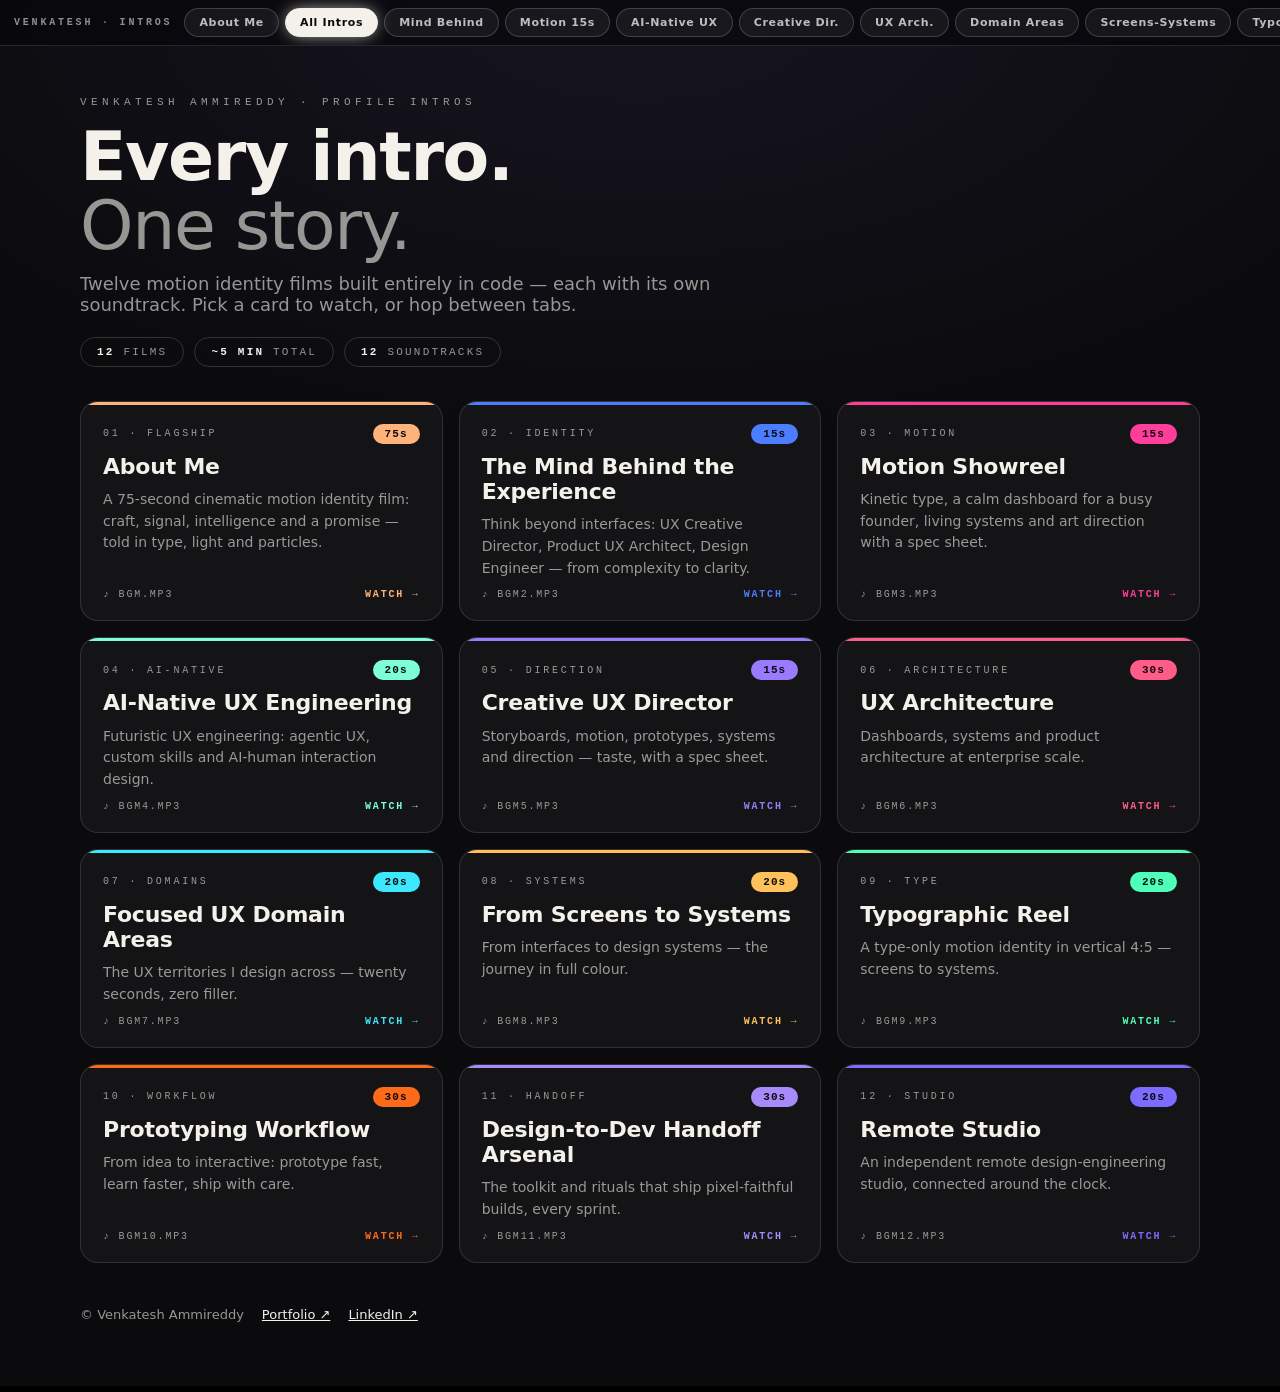
<file: gallery.html>
﻿<!DOCTYPE html>
<html lang="en">
<head>
<meta charset="UTF-8" />
<meta name="viewport" content="width=device-width, initial-scale=1.0, viewport-fit=cover" />
<title>All Intros — Venkatesh Ammireddy | 12 Motion Identity Films</title>
<meta name="description" content="Browse all 12 motion identity films by Venkatesh Ammireddy — UX Creative Director and AI UX Architect. About Me, showreels, UX architecture, prototyping and studio stories. About 5 minutes total." />
<link rel="canonical" href="https://venkateshcreations.github.io/About_Me/gallery.html" />
<meta name="theme-color" content="#0b0b0e" />
<meta property="og:type" content="website" />
<meta property="og:url" content="https://venkateshcreations.github.io/About_Me/gallery.html" />
<meta property="og:title" content="All Intros — Venkatesh Ammireddy | 12 Motion Identity Films" />
<meta property="og:description" content="12 code-built motion identity films: About Me, AI-native UX, showreels, architecture, prototyping and studio stories. Each with its own soundtrack." />
<meta property="og:image" content="https://venkateshcreations.github.io/portfolio/assets/profile.jpg" />
<meta property="twitter:card" content="summary_large_image" />
<meta property="twitter:title" content="All Intros — Venkatesh Ammireddy | 12 Motion Identity Films" />
<meta property="twitter:description" content="12 code-built motion identity films, each with its own soundtrack. About 5 minutes total." />
<meta property="twitter:image" content="https://venkateshcreations.github.io/portfolio/assets/profile.jpg" />
<link rel="stylesheet" href="tabs.css" />
<style>
  :root { --bg: #0b0b0e; --ink: #f4f1ea; --muted: rgba(244,241,234,.6); }
  * { margin: 0; padding: 0; box-sizing: border-box; }
  html { background: #000; }
  body {
    background: radial-gradient(120% 90% at 50% 0%, #17141f 0%, var(--bg) 55%) fixed, var(--bg);
    color: var(--ink);
    font-family: system-ui, -apple-system, "Segoe UI", sans-serif;
    min-height: 100vh;
    padding: 96px 24px 64px;
    -webkit-font-smoothing: antialiased;
  }
  .wrap { max-width: 1120px; margin: 0 auto; }
  .kicker {
    font-family: ui-monospace, SFMono-Regular, Menlo, monospace;
    font-size: 11px; letter-spacing: .4em; text-transform: uppercase;
    color: var(--muted); margin-bottom: 14px;
  }
  h1 { font-size: clamp(34px, 6vw, 68px); line-height: 1.02; letter-spacing: -.02em; }
  h1 .thin { color: var(--muted); font-weight: 300; }
  .sub { margin-top: 12px; color: var(--muted); font-size: clamp(14px, 2vw, 18px); max-width: 60ch; }
  .stats {
    display: flex; gap: 10px; flex-wrap: wrap; margin: 22px 0 34px;
    font-family: ui-monospace, SFMono-Regular, Menlo, monospace;
    font-size: 11px; letter-spacing: .2em; text-transform: uppercase; color: var(--muted);
  }
  .stats span { border: 1px solid rgba(255,255,255,.16); border-radius: 999px; padding: 8px 16px; }
  .stats b { color: var(--ink); font-weight: 600; }
  .grid { display: grid; grid-template-columns: repeat(auto-fill, minmax(300px, 1fr)); gap: 16px; }
  .card {
    position: relative; display: flex; flex-direction: column; gap: 10px;
    border: 1px solid rgba(255,255,255,.12); border-radius: 18px;
    background: rgba(255,255,255,.04);
    padding: 22px 22px 20px; text-decoration: none; color: var(--ink);
    overflow: hidden; transition: transform .3s cubic-bezier(.16,1,.3,1), border-color .3s, background .3s;
  }
  .card::before {
    content: ""; position: absolute; inset: 0 0 auto 0; height: 3px;
    background: var(--ac, #fff);
  }
  .card:hover { transform: translateY(-4px); border-color: var(--ac, #fff); background: rgba(255,255,255,.07); }
  .card .row { display: flex; align-items: center; justify-content: space-between; gap: 10px; }
  .card .label {
    font-family: ui-monospace, SFMono-Regular, Menlo, monospace;
    font-size: 10px; letter-spacing: .28em; text-transform: uppercase; color: var(--muted);
  }
  .card .dur {
    font-family: ui-monospace, SFMono-Regular, Menlo, monospace;
    font-size: 11px; letter-spacing: .1em; color: #0b0b0e;
    background: var(--ac, #fff); border-radius: 999px; padding: 4px 12px; font-weight: 700;
  }
  .card h2 { font-size: 22px; letter-spacing: -.01em; line-height: 1.15; }
  .card p { color: var(--muted); font-size: 14px; line-height: 1.55; flex: 1; }
  .card .meta {
    display: flex; align-items: center; justify-content: space-between; gap: 10px;
    font-family: ui-monospace, SFMono-Regular, Menlo, monospace;
    font-size: 10px; letter-spacing: .18em; text-transform: uppercase; color: var(--muted);
  }
  .card .go { color: var(--ac, #fff); font-weight: 700; }
  footer { margin-top: 44px; color: var(--muted); font-size: 13px; display: flex; gap: 18px; flex-wrap: wrap; }
  footer a { color: var(--ink); }
  @media (max-width: 640px) { body { padding: 88px 14px 48px; } }
</style>
<link rel="icon" type="image/svg+xml" href="favicon.svg">
</head>
<body>
<div class="wrap">
  <div class="kicker">Venkatesh Ammireddy · Profile Intros</div>
  <h1>Every intro.<br /><span class="thin">One story.</span></h1>
  <p class="sub">Twelve motion identity films built entirely in code — each with its own soundtrack. Pick a card to watch, or hop between tabs.</p>
  <div class="stats"><span><b>12</b> films</span><span><b>~5 min</b> total</span><span><b>12</b> soundtracks</span></div>
  <div class="grid">
    <a class="card" style="--ac:#ffb37a" href="index.html"><div class="row"><span class="label">01 · Flagship</span><span class="dur">75s</span></div><h2>About Me</h2><p>A 75-second cinematic motion identity film: craft, signal, intelligence and a promise — told in type, light and particles.</p><div class="meta"><span>♪ bgm.mp3</span><span class="go">Watch →</span></div></a>
    <a class="card" style="--ac:#4c7dff" href="mind-behind-the-experience.html"><div class="row"><span class="label">02 · Identity</span><span class="dur">15s</span></div><h2>The Mind Behind the Experience</h2><p>Think beyond interfaces: UX Creative Director, Product UX Architect, Design Engineer — from complexity to clarity.</p><div class="meta"><span>♪ bgm2.mp3</span><span class="go">Watch →</span></div></a>
    <a class="card" style="--ac:#ff3d9a" href="motion-showreel-15s.html"><div class="row"><span class="label">03 · Motion</span><span class="dur">15s</span></div><h2>Motion Showreel</h2><p>Kinetic type, a calm dashboard for a busy founder, living systems and art direction with a spec sheet.</p><div class="meta"><span>♪ bgm3.mp3</span><span class="go">Watch →</span></div></a>
    <a class="card" style="--ac:#7cffd4" href="ai-native-ux-engineering-20s.html"><div class="row"><span class="label">04 · AI-Native</span><span class="dur">20s</span></div><h2>AI-Native UX Engineering</h2><p>Futuristic UX engineering: agentic UX, custom skills and AI-human interaction design.</p><div class="meta"><span>♪ bgm4.mp3</span><span class="go">Watch →</span></div></a>
    <a class="card" style="--ac:#9a7bff" href="creative-ux-director.html"><div class="row"><span class="label">05 · Direction</span><span class="dur">15s</span></div><h2>Creative UX Director</h2><p>Storyboards, motion, prototypes, systems and direction — taste, with a spec sheet.</p><div class="meta"><span>♪ bgm5.mp3</span><span class="go">Watch →</span></div></a>
    <a class="card" style="--ac:#ff5c8a" href="ux-architecture-showreel-30s.html"><div class="row"><span class="label">06 · Architecture</span><span class="dur">30s</span></div><h2>UX Architecture</h2><p>Dashboards, systems and product architecture at enterprise scale.</p><div class="meta"><span>♪ bgm6.mp3</span><span class="go">Watch →</span></div></a>
    <a class="card" style="--ac:#3de8ff" href="focused-ux-domain-areas-20s.html"><div class="row"><span class="label">07 · Domains</span><span class="dur">20s</span></div><h2>Focused UX Domain Areas</h2><p>The UX territories I design across — twenty seconds, zero filler.</p><div class="meta"><span>♪ bgm7.mp3</span><span class="go">Watch →</span></div></a>
    <a class="card" style="--ac:#ffc15a" href="from-screens-to-systems-20s.html"><div class="row"><span class="label">08 · Systems</span><span class="dur">20s</span></div><h2>From Screens to Systems</h2><p>From interfaces to design systems — the journey in full colour.</p><div class="meta"><span>♪ bgm8.mp3</span><span class="go">Watch →</span></div></a>
    <a class="card" style="--ac:#4dffb8" href="typographic-reel-20s.html"><div class="row"><span class="label">09 · Type</span><span class="dur">20s</span></div><h2>Typographic Reel</h2><p>A type-only motion identity in vertical 4:5 — screens to systems.</p><div class="meta"><span>♪ bgm9.mp3</span><span class="go">Watch →</span></div></a>
    <a class="card" style="--ac:#ff6a1a" href="prototyping-workflow.html"><div class="row"><span class="label">10 · Workflow</span><span class="dur">30s</span></div><h2>Prototyping Workflow</h2><p>From idea to interactive: prototype fast, learn faster, ship with care.</p><div class="meta"><span>♪ bgm10.mp3</span><span class="go">Watch →</span></div></a>
    <a class="card" style="--ac:#a78bfa" href="design-to-dev-handoff-30s.html"><div class="row"><span class="label">11 · Handoff</span><span class="dur">30s</span></div><h2>Design-to-Dev Handoff Arsenal</h2><p>The toolkit and rituals that ship pixel-faithful builds, every sprint.</p><div class="meta"><span>♪ bgm11.mp3</span><span class="go">Watch →</span></div></a>
    <a class="card" style="--ac:#7c6cff" href="remote-studio-20s.html"><div class="row"><span class="label">12 · Studio</span><span class="dur">20s</span></div><h2>Remote Studio</h2><p>An independent remote design-engineering studio, connected around the clock.</p><div class="meta"><span>♪ bgm12.mp3</span><span class="go">Watch →</span></div></a>
  </div>
  <footer><span>© Venkatesh Ammireddy</span><a href="https://venkateshcreations.github.io/portfolio/" target="_blank" rel="noopener">Portfolio ↗</a><a href="https://www.linkedin.com/in/venkateshammireddy/" target="_blank" rel="noopener">LinkedIn ↗</a></footer>
</div>
<script src="tabs.js" defer></script>
</body>
</html>
</file>
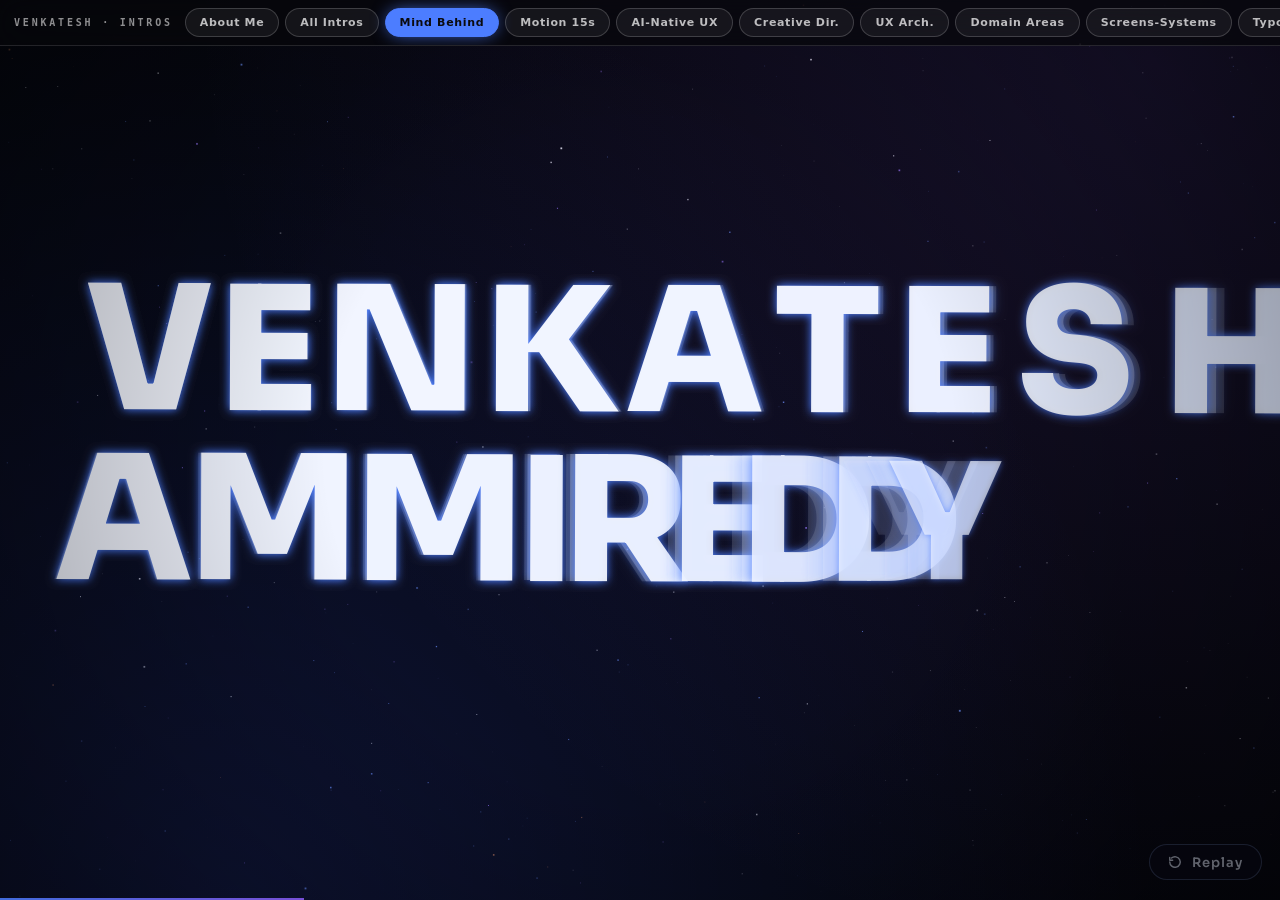
<file: mind-behind-the-experience.html>
﻿<!DOCTYPE html>
<html lang="en">
<head>
<!-- PT-SEO -->
<meta name="description" content="A 15-second cinematic identity film: think beyond interfaces. Venkatesh Ammireddy — UX Creative Director, Product UX Architect, Design Engineer." />
<link rel="canonical" href="https://venkateshcreations.github.io/About_Me/mind-behind-the-experience.html" />
<meta name="theme-color" content="#0b0b0e" />
<meta property="og:type" content="website" />
<meta property="og:url" content="https://venkateshcreations.github.io/About_Me/mind-behind-the-experience.html" />
<meta property="og:title" content="The Mind Behind the Experience — Venkatesh Ammireddy | UX Identity Film" />
<meta property="og:description" content="A 15-second cinematic identity film: think beyond interfaces. Venkatesh Ammireddy — UX Creative Director, Product UX Architect, Design Engineer." />
<meta property="og:image" content="https://venkateshcreations.github.io/portfolio/assets/profile.jpg" />
<meta property="twitter:card" content="summary_large_image" />
<meta property="twitter:title" content="The Mind Behind the Experience — Venkatesh Ammireddy | UX Identity Film" />
<meta property="twitter:description" content="A 15-second cinematic identity film: think beyond interfaces. Venkatesh Ammireddy — UX Creative Director, Product UX Architect, Design Engineer." />
<meta property="twitter:image" content="https://venkateshcreations.github.io/portfolio/assets/profile.jpg" />
<meta charset="utf-8">
<meta name="viewport" content="width=device-width, initial-scale=1, viewport-fit=cover">
<title>The Mind Behind the Experience — Venkatesh Ammireddy | UX Identity Film</title>
<link rel="preconnect" href="https://fonts.googleapis.com">
<link rel="preconnect" href="https://fonts.gstatic.com" crossorigin>
<link href="https://fonts.googleapis.com/css2?family=Sora:wght@300;400;600;700;800&display=swap" rel="stylesheet">
<style>
:root{--bg:#04050B;--fg:#EAF0FF;--acc:#4C7DFF;color-scheme:dark}
html,body{margin:0;height:100%;background:var(--bg);overflow:hidden;font-family:Sora,"Helvetica Neue",Arial,sans-serif}
canvas{position:fixed;inset:0;width:100%;height:100%;display:block}
#bar{position:fixed;left:0;bottom:0;height:2px;width:100%;transform-origin:left;transform:scaleX(0);background:linear-gradient(90deg,#4C7DFF,#8B5CF6);opacity:.85}
#rp{position:fixed;right:max(18px,env(safe-area-inset-right,0px));bottom:calc(20px + env(safe-area-inset-bottom,0px));display:flex;align-items:center;gap:10px;padding:10px 18px;border-radius:999px;border:1px solid rgba(160,185,255,.35);background:rgba(10,14,30,.55);color:var(--fg);font:600 13px/1 Sora,Arial,sans-serif;letter-spacing:.08em;cursor:pointer;opacity:.4;transition:opacity .4s}
#rp:hover,#rp:focus-visible,#rp.end{opacity:1}
#rp:focus-visible{outline:2px solid #FF8A3D;outline-offset:3px}
</style>
<link rel="stylesheet" href="tabs.css">
<link rel="icon" type="image/svg+xml" href="favicon.svg">
</head>
<body>
<canvas id="c" role="img" aria-label="Fifteen second identity film. Think beyond interfaces. Venkatesh Ammireddy: UX Creative Director, Product UX Architect, Design Engineer. Human-centered thinking. AI-driven experience. Engineering-ready design. From complexity to clarity. UX strategy, product design, engineering."></canvas>
<div id="bar"></div>
<button id="rp" type="button"><svg width="14" height="14" viewBox="0 0 24 24" fill="none" stroke="currentColor" stroke-width="2.4" stroke-linecap="round" stroke-linejoin="round" aria-hidden="true"><path d="M3 12a9 9 0 1 0 3-6.7"/><path d="M3 4v5h5"/></svg><span id="rl">Replay</span></button>
<script>
const FPS=30,DUR=15,FONT='Sora,"Helvetica Neue",Arial,sans-serif';
const cv=document.getElementById('c'),ctx=cv.getContext('2d'),bar=document.getElementById('bar'),rp=document.getElementById('rp'),rl=document.getElementById('rl');
const clamp=(x,a=0,b=1)=>Math.min(b,Math.max(a,x)),p=(t,a,b)=>clamp((t-a)/(b-a)),lerp=(a,b,k)=>a+(b-a)*k;
const E={out:x=>1-Math.pow(1-x,4),in:x=>x*x*x,io:x=>x<.5?4*x*x*x:1-Math.pow(-2*x+2,3)/2,expo:x=>x>=1?1:1-Math.pow(2,-10*x)};
function rng(a){return()=>{a|=0;a=a+0x6D2B79F5|0;let t=Math.imul(a^a>>>15,1|a);t=t+Math.imul(t^t>>>7,61|t)^t;return((t^t>>>14)>>>0)/4294967296}}
const R=rng(2026),CO=['255,150,80','255,255,255','110,150,255','160,120,255'];
const dust=Array.from({length:480},()=>({x:R(),y:R(),z:.15+R()*.85,s:.6+R()*1.6,ph:R()*6.28,v:R(),c:R()<.04?0:R()<.4?1:R()<.7?2:3,ap:R()*1.8}));
const BR=Array.from({length:40},()=>Array.from({length:8},()=>({a:R()*6.28,s:.5+R()*2.2,z:.6+R()*1.4,c:['#fff','#8FB0FF','#A78BFA'][Math.floor(R()*3)]})));
const SR=Array.from({length:120},()=>({x:R(),y:R(),b:R()-.5}));
const SS=Array.from({length:40},()=>({ox:R()*2-1,oy:R()*2-1,rx:.8+R()*.9}));
const NODES=Array.from({length:120},(_,i)=>({bx:R(),by:R(),ax:.05+R()*.12,ay:.05+R()*.12,f:.3+R()*.7,ph:R()*6.28,c:R()<.15?'255,255,255':R()<.5?'110,150,255':'160,120,255'}));
const HALO=Array.from({length:260},()=>({r:R()*2-1,ph:R()*6.28,z:.4+R()*.6}));

let W=0,H=0,dpr=1,P=false,Ud=1,burst=[];
function resize(){dpr=Math.min(devicePixelRatio||1,2);W=cv.clientWidth;H=cv.clientHeight;cv.width=Math.round(W*dpr);cv.height=Math.round(H*dpr);}

/* ---- type engine ---- */
let cwc={};
function cw(ch,w){const k=w+ch;if(cwc[k]===undefined){ctx.font=`${w} 100px ${FONT}`;cwc[k]=ctx.measureText(ch).width/100}return cwc[k]}
function lineW(l,s,tr,w){let a=0;const c=[...l];for(const ch of c)a+=cw(ch,w)*s;return a+tr*s*(c.length-1)}
function fitSize(L,tr,w,maxW,maxS){let m=1;for(const l of L)m=Math.max(m,lineW(l,100,tr,w));return Math.min(maxS,100*maxW/m)}
function glyph(ch,cx,cy,s){
  if(s.a<=.004)return;
  const d=(ox,oy,al)=>{ctx.save();ctx.globalAlpha=clamp(al);ctx.translate(cx+(s.dx||0)+ox,cy+(s.dy||0)+oy);ctx.rotate(s.rot||0);
    const k=s.sc||1;ctx.scale(k,k*Math.cos(s.rx||0));if(s.glow){ctx.shadowColor=s.gc||'#4C7DFF';ctx.shadowBlur=s.glow}
    ctx.fillStyle=s.col||'#F4F7FF';ctx.fillText(ch,0,0);ctx.restore()};
  if(s.bx||s.by){d(s.bx||0,s.by||0,s.a*.16);d((s.bx||0)*.5,(s.by||0)*.5,s.a*.28)}
  d(0,0,s.a);
}
function put(L,o,fn){
  const{x,y,size,tr=.04,w=700,al='c',lh=1.1}=o;
  ctx.font=`${w} ${size}px ${FONT}`;ctx.textAlign='center';ctx.textBaseline='middle';
  const ws=L.map(l=>lineW(l,size,tr,w)),mx=Math.max(...ws);let gi=0;
  L.forEach((l,li)=>{
    const c=[...l];let cur=al==='c'?x-ws[li]/2:al==='r'?x-ws[li]:x;const yy=y+li*size*lh;
    c.forEach((ch,i)=>{const wd=cw(ch,w)*size,cx=cur+wd/2;cur+=wd+tr*size;
      if(ch!==' ')glyph(ch,cx,yy,fn?fn({li,i,n:c.length,gi,cx,cy:yy,ch,nx:i/Math.max(1,c.length-1)}):{a:1});gi++});
  });
  return{x0:al==='c'?x-mx/2:al==='r'?x-mx:x,w:mx};
}
function hair(x1,x2,y,k,a){if(k<=.001)return;const cx=(x1+x2)/2,hw=(x2-x1)/2*k,g=ctx.createLinearGradient(cx-hw,0,cx+hw,0);
  g.addColorStop(0,'rgba(76,125,255,0)');g.addColorStop(.3,`rgba(110,150,255,${a})`);g.addColorStop(.7,`rgba(150,120,255,${a})`);g.addColorStop(1,'rgba(139,92,246,0)');
  ctx.fillStyle=g;ctx.fillRect(cx-hw,y-.75,hw*2,1.5)}

/* ---- camera, background, dust ---- */
function cam(t){
  let s=1+.1*E.io(p(t,0,3));
  if(t>=3)s=1.1-.07*E.io(p(t,3,6));
  if(t>=6)s=1.03-.03*E.io(p(t,6,9.2));
  s+=.3*E.io(p(t,9.2,10.1))*(1-E.io(p(t,10.1,10.5)));
  s+=.04*(1-E.out(p(t,10.5,13)))*p(t,10.5,10.6)+.015*p(t,13,15);
  const q=1-p(t,10.2,11);
  return{s,x:Math.sin(t*.45)*W*.006,y:Math.cos(t*.38)*H*.006,r:Math.sin(t*.3)*.004*q};
}
function bgdraw(t){
  ctx.fillStyle='#04050B';ctx.fillRect(0,0,W,H);
  const e=.25+.75*E.out(p(t,0,3.5)),m=Math.max(W,H)*.75;
  let g=ctx.createRadialGradient(W*(.15+.04*Math.sin(t*.3)),H,0,W*.15,H,m);g.addColorStop(0,`rgba(60,90,255,${.17*e})`);g.addColorStop(1,'rgba(60,90,255,0)');ctx.fillStyle=g;ctx.fillRect(0,0,W,H);
  g=ctx.createRadialGradient(W*.9,H*(.05+.03*Math.cos(t*.25)),0,W*.9,0,m);g.addColorStop(0,`rgba(139,92,246,${.14*e*(1+.5*p(t,6,9))})`);g.addColorStop(1,'rgba(139,92,246,0)');ctx.fillStyle=g;ctx.fillRect(0,0,W,H);
}
function dustdraw(t,c){
  const warp=E.io(p(t,9.2,9.9))*(1-E.io(p(t,10.1,10.5)));
  ctx.globalCompositeOperation='lighter';
  for(const d of dust){
    const L=clamp((t-.15-d.ap)/1.2);if(L<=0)continue;
    const px=((d.x+t*.004*d.z*(.3+d.v)+c.x*.0004*d.z)%1+1)%1*W,py=((d.y-t*.006*d.z*(.3+d.v)+c.y*.0004*d.z)%1+1)%1*H;
    const a=(.3+.7*(.5+.5*Math.sin(t*1.7+d.ph)))*d.z*.75*L,sz=d.s*d.z*1.3*Ud;
    ctx.fillStyle=`rgba(${CO[d.c]},${a})`;
    if(warp>.02){const dx=px-W/2,dy=py-H/2,k=warp*d.z*.32;ctx.strokeStyle=`rgba(${CO[d.c]},${a*.8})`;ctx.lineWidth=Math.max(1,sz*.8);ctx.beginPath();ctx.moveTo(px,py);ctx.lineTo(px+dx*k,py+dy*k);ctx.stroke()}
    else ctx.fillRect(px,py,sz,sz);
  }
  ctx.globalCompositeOperation='source-over';
}

/* ---- scene 1: the spark ---- */
function beamdraw(x,a){
  let g=ctx.createLinearGradient(x-90,0,x+90,0);g.addColorStop(0,'rgba(76,125,255,0)');g.addColorStop(.5,`rgba(120,150,255,${.22*a})`);g.addColorStop(1,'rgba(76,125,255,0)');
  ctx.fillStyle=g;ctx.fillRect(x-90,0,180,H);
  g=ctx.createLinearGradient(0,0,0,H);g.addColorStop(0,'rgba(255,225,200,0)');g.addColorStop(.5,`rgba(255,228,205,${.95*a})`);g.addColorStop(1,'rgba(255,225,200,0)');
  ctx.fillStyle=g;ctx.fillRect(x-1,0,2,H);
}
function sc1(t){
  if(t>3.05)return;
  const L=P?['THINK','BEYOND','INTERFACES.']:['THINK BEYOND','INTERFACES.'];
  const size=fitSize(L,.1,700,W*.84,Math.min(H*.2,W*.2)),tr=lerp(.1,.04,E.out(p(t,.3,2.6)));
  const bx=lerp(-.06*W,1.06*W,E.io(p(t,.35,2.0))),ba=E.out(p(t,.3,.6))*(1-E.io(p(t,1.85,2.1)));
  burst=[];
  put(L,{x:W/2,y:H*.5-(L.length-1)*size*.55,size,tr,w:700,lh:1.1},g=>{
    const r=clamp((bx-g.cx)/(.16*W)),k=E.out(r),ex=E.io(clamp((t-2.45-g.nx*.35)/.5));burst.push(g);
    return{a:k*(1-ex),sc:lerp(1.3,1,k)*(1+ex*.08),dy:(1-k)*size*.15-ex*size*.12,bx:(1-k)*size*.25,glow:18*(1-ex)*Math.min(1,r*3)};
  });
  if(ba>.01)beamdraw(bx,ba);
  if(t>2.45){ctx.globalCompositeOperation='lighter';
    for(const g of burst)for(const b of BR[g.gi%40]){const dt=clamp((t-2.5-g.nx*.2)/1.3);if(dt<=0||dt>=1)continue;
      const d=E.out(dt)*size*b.s;ctx.globalAlpha=(1-dt)*.85;ctx.fillStyle=b.c;const z=b.z*Ud*1.7;
      ctx.fillRect(g.cx+Math.cos(b.a)*d,g.cy+Math.sin(b.a)*d-dt*size*.3,z,z)}
    ctx.globalAlpha=1;ctx.globalCompositeOperation='source-over'}
}

/* ---- scene 2: the identity ---- */
function sc2(t){
  if(t<3||t>6.05)return;
  const NL=['VENKATESH','AMMIREDDY'],sz=fitSize(NL,0,800,W*.82,Math.min(H*.27,W*.3));
  if(t<4.6)put(NL,{x:W/2,y:H*.5-sz*.5,size:sz,tr:.01,w:800,lh:.98},g=>{
    const k=E.expo(clamp((t-3-g.i*.04-g.li*.1)/.7)),ex=E.io(clamp((t-4-g.i*.02)/.45)),d=g.li?-1:1;
    return{a:k*(1-ex),dx:(1-k)*W*.5*d,dy:-ex*sz*.5,bx:(1-k)*sz*.8*d,by:ex*sz*.2,rx:(1-k)*1.1,sc:1+ex*.1,glow:10*k};});
  const la=E.out(p(t,4.4,4.9))*(1-p(t,5.8,6));
  if(la>0)put(['VENKATESH AMMIREDDY'],{x:W*.06,y:H*.09,size:Math.max(12,Math.min(W,H*1.78)*.0155),tr:.28,w:600,al:'l'},()=>({a:la*.75,col:'#C9D4FF'}));
  const S=P?[['UX','CREATIVE','DIRECTOR'],['PRODUCT','UX','ARCHITECT'],['DESIGN','ENGINEER']]:[['UX CREATIVE DIRECTOR'],['PRODUCT UX ARCHITECT'],['DESIGN ENGINEER']];
  const T=[[4.15,4.9,'c',700,.15],[4.8,5.45,'l',300,.17],[5.4,6,'c',800,.25]];
  T.forEach(([s,e,al,w,mf],k)=>{
    if(t<s-.01||t>e+.01)return;
    const sz=fitSize(S[k],.06,w,W*.82,Math.min(H*mf,W*mf)),n=S[k].length,y=H*.5-(n-1)*sz*.55,dir=k%2?-1:1;
    const x=al==='l'?W*(P?.08:.1):W/2,z=lerp(.93,1,E.out(p(t,s,s+.6)));
    ctx.save();ctx.translate(W/2,H/2);ctx.scale(z,z);ctx.translate(-W/2,-H/2);
    const b=put(S[k],{x,y,size:sz,tr:.06,w,al,lh:1.1},g=>{
      const R=SS[(g.gi+k*9)%40],a=E.expo(clamp((t-s-g.gi*.014)/.4)),ex=E.in(clamp((t-(e-.2)-g.gi*.006)/.2));
      return{a:clamp(a*1.5)*(1-ex),dx:(1-a)*R.ox*sz*3+dir*ex*sz*1.4,dy:(1-a)*R.oy*sz*2,sc:lerp(.5,1,a),rx:(1-a)*R.rx+ex*.8,bx:(1-a)*sz*.4*Math.sign(R.ox),glow:8};});
    hair(b.x0,b.x0+b.w,y+(n-1)*sz*1.1+sz*.78,E.out(p(t,s+.3,s+.6))*(1-p(t,e-.2,e)),.7);
    ctx.restore();
  });
}

/* ---- scene 3: the intelligence ---- */
const ordf=t=>{let m=0;for(const[,s,e]of PHS)m=Math.max(m,E.io(p(t,s+.2,s+.7))*(1-E.io(p(t,e-.25,e+.05))));return m};
let PHS=[[0,6,7.4],[0,7.4,8.7],[0,8.7,10.05]];
function npos(n,i,tf,o){const x=(n.bx+n.ax*Math.sin(n.f*tf+n.ph)+.03*Math.sin(n.f*tf*.37+n.ph*2))*W,y=(n.by+n.ay*Math.cos(n.f*tf*.9+n.ph)+.03*Math.cos(n.f*tf*.41))*H;
  return[lerp(x,(.04+(i%15)/14*.92)*W,o),lerp(y,(.1+Math.floor(i/15)/7*.8)*H,o)]}
function field(t){
  const f=E.io(p(t,5.6,6.5))*(1-E.io(p(t,10.1,10.8)));if(f<.01)return;
  const o=ordf(t),tf=t+2*E.io(p(t,9.2,10.1)),pts=NODES.map((n,i)=>npos(n,i,tf,o));
  ctx.globalCompositeOperation='lighter';ctx.lineWidth=1;
  ctx.strokeStyle=`rgba(110,150,255,${.16*f})`;ctx.beginPath();
  NODES.forEach((n,i)=>{ctx.moveTo(...pts[i]);for(let k=1;k<6;k++)ctx.lineTo(...npos(n,i,tf-k*.07,o))});ctx.stroke();
  const th=W*.13,lo=1-o;
  if(lo>.02){ctx.strokeStyle=`rgba(140,170,255,${.14*f*lo})`;ctx.beginPath();
    for(let i=0;i<120;i++)for(let j=i+1;j<120;j++){const dx=pts[i][0]-pts[j][0],dy=pts[i][1]-pts[j][1];if(dx*dx+dy*dy<th*th){ctx.moveTo(...pts[i]);ctx.lineTo(...pts[j])}}ctx.stroke()}
  if(o>.02){ctx.strokeStyle=`rgba(150,130,255,${.3*f*o})`;ctx.beginPath();
    for(let i=0;i<120;i++){if(i%15<14){ctx.moveTo(...pts[i]);ctx.lineTo(...pts[i+1])}if(i<105){ctx.moveTo(...pts[i]);ctx.lineTo(...pts[i+15])}}ctx.stroke()}
  NODES.forEach((n,i)=>{ctx.fillStyle=`rgba(${n.c},${.8*f})`;const z=2.4*Ud;ctx.fillRect(pts[i][0]-z/2,pts[i][1]-z/2,z,z)});
  ctx.globalCompositeOperation='source-over';
}
function sc3(t){
  if(t<5.9||t>10.1)return;
  const A=P?[['HUMAN-','CENTERED','THINKING.'],['AI-DRIVEN','EXPERIENCE.'],['ENGINEERING-','READY','DESIGN.']]:[['HUMAN-CENTERED','THINKING.'],['AI-DRIVEN','EXPERIENCE.'],['ENGINEERING-READY','DESIGN.']];
  A.forEach((L,pi)=>{
    const[,s,e]=PHS[pi];if(t<s||t>e+.02)return;
    const size=fitSize(L,.06,700,W*.84,Math.min(H*.17,W*.14)),n=L.length,y=H*.5-(n-1)*size*.55;
    put(L,{x:W/2,y,size,tr:.06,w:700,lh:1.1},g=>{
      const Rr=SR[(pi*40+g.gi)%120],k=E.io(clamp((t-s-g.gi*.02)/.55)),ex=E.in(clamp((t-(e-.3)-g.gi*.004)/.3)),side=g.li%2?1:-1;
      const sx=(Rr.x-.5)*W*1.2,sy=(Rr.y-.5)*H*1.2;
      return{a:clamp(k*2.5)*(1-ex),dx:(1-k)*sx+Math.sin(k*Math.PI)*Rr.b*size*1.5,dy:(1-k)*sy+side*ex*size*1.6,bx:(1-k)*sx*.15,by:(1-k)*sy*.15+side*ex*size*.5,glow:12*k*(1-ex)};});
    const hk=E.out(p(t,s+.25,s+.7))*(1-E.in(p(t,e-.3,e-.05))),w=Math.max(...L.map(l=>lineW(l,size,.06,700)))*1.04;
    hair(W/2-w/2,W/2+w/2,y-size*.78,hk,.6);hair(W/2-w/2,W/2+w/2,y+(n-1)*size*1.1+size*.78,hk,.6);
  });
}

/* ---- scene 4: the signature ---- */
function sc4(t){
  if(t<10.05||t>13.25)return;
  const HL=['CLARITY.'],hs=fitSize(HL,.16,800,W*(P?.9:.84),Math.min(H*.4,W*.3)),hc=H*.6,trF=.03;
  const hw=lineW('CLARITY.',hs,trF,800),x0=W/2-hw/2,ss=Math.max(14,hs*.19),ex=E.io(p(t,12.8,13.2)),sa=1-E.io(p(t,12.5,12.9));
  put(['FROM COMPLEXITY','TO'],{x:x0,y:hc-hs*.5-ss*1.9,size:ss,tr:.2,w:600,al:'l',lh:1.55},g=>{
    const k=g.li?E.out(clamp((t-10.7-g.i*.05)/.35)):E.expo(clamp((t-10.1-g.i*.035)/.45));
    return{a:k*sa*.9,dx:(1-k)*ss*1.5,bx:(1-k)*ss*.8,col:'#C9D4FF'};});
  const k=E.expo(p(t,10.95,12)),sc=lerp(.55,1,k)*(1+ex*.06),tr=lerp(.16,trF,E.expo(p(t,10.95,12.2)));
  const sp=p(t,11.8,12.5),sw=lerp(x0-hw*.15,x0+hw*1.15,E.io(sp)),swa=Math.sin(Math.PI*sp);
  ctx.save();ctx.translate(W/2,hc);ctx.scale(sc,sc);ctx.translate(-W/2,-hc);
  put(HL,{x:W/2,y:hc,size:hs,tr,w:800},g=>{
    const b=Math.max(0,1-Math.abs(g.cx-sw)/(hw*.14))*swa;
    return{a:E.out(clamp(k*1.6))*(1-ex),col:g.ch==='.'?'#FF8A3D':b>.05?'#FFFFFF':'#EAF0FF',glow:16+46*b,gc:b>.1?'#8FB0FF':'#4C7DFF'};});
  ctx.restore();
  ctx.globalCompositeOperation='lighter';
  if(swa>.02){ctx.fillStyle=`rgba(200,220,255,${swa*.6})`;ctx.fillRect(sw-1,hc-hs*.55,2,hs*1.1)}
  const hk=E.out(p(t,11.3,12.5))*(1-ex);
  if(hk>.01){
    const rx=hw*.58,ry=hs*.8;
    ctx.save();ctx.translate(W/2,hc);ctx.scale(1,ry/rx);const g=ctx.createRadialGradient(0,0,0,0,0,rx*1.2);
    g.addColorStop(0,'rgba(76,125,255,0)');g.addColorStop(.8,'rgba(76,125,255,0)');g.addColorStop(.92,`rgba(120,150,255,${.1*hk})`);g.addColorStop(1,'rgba(120,150,255,0)');
    ctx.fillStyle=g;ctx.fillRect(-rx*1.3,-rx*1.3,rx*2.6,rx*2.6);ctx.restore();
    for(let j=0;j<HALO.length;j++){const h=HALO[j],ang=j/HALO.length*6.283+t*.15+h.ph*.2,rad=(1+(1-hk)*2.2)*(1+h.r*.07);
      ctx.fillStyle=`rgba(${j%5?'160,185,255':'255,255,255'},${hk*(.3+.7*(.5+.5*Math.sin(t*2+h.ph)))*h.z})`;
      const z=1.6*Ud*(.6+h.z);ctx.fillRect(W/2+Math.cos(ang)*rx*rad,hc+Math.sin(ang)*ry*rad,z,z)}
  }
  ctx.globalCompositeOperation='source-over';
}

/* ---- scene 5: the final frame ---- */
function sc5(t){
  if(t<12.95)return;
  const N=P?['VENKATESH','AMMIREDDY']:['VENKATESH AMMIREDDY'],B=P?['UX STRATEGY ×','PRODUCT DESIGN ×','ENGINEERING']:['UX STRATEGY × PRODUCT DESIGN × ENGINEERING'];
  const sz=fitSize(N,.22,700,W*.8,P?W*.14:Math.min(H*.11,W*.075)),bs=fitSize(B,.3,400,W*.8,P?W*.04:H*.032);
  const ny=H*.47-(N.length-1)*sz*.55,ry=ny+(N.length-1)*sz*1.1+sz*.8,by=ry+bs*2.4;
  const b=put(N,{x:W/2,y:ny,size:sz,tr:lerp(.22,.12,E.out(p(t,13,14))),w:700,lh:1.1},g=>{
    const k=E.expo(clamp((t-13-g.gi*.03)/.6));return{a:k,dy:(1-k)*sz*.5,glow:6*k};});
  hair(W/2-b.w*.6,W/2+b.w*.6,ry,E.out(p(t,13.3,13.9)),.9);
  put(B,{x:W/2,y:by,size:bs,tr:lerp(.3,.22,E.out(p(t,13.5,14.5))),w:400,lh:1.8},g=>{
    const k=E.out(clamp((t-13.5-g.gi*.012)/.5));return{a:k*.9,dy:(1-k)*bs*.6,col:g.ch==='×'?'#FF8A3D':'#C9D4FF'};});
}

/* ---- compositor ---- */
function draw(t){
  const fr=Math.min(DUR*FPS-1,Math.floor(t*FPS+1e-6)),q=fr/FPS;
  ctx.setTransform(dpr,0,0,dpr,0,0);P=W<H*.85;Ud=Math.max(.7,Math.min(W/1920,H/1080));
  bgdraw(q);const c=cam(q);dustdraw(q,c);
  ctx.save();ctx.translate(W/2+c.x,H/2+c.y);ctx.rotate(c.r);ctx.scale(c.s,c.s);ctx.translate(-W/2,-H/2);
  field(q);sc1(q);sc2(q);sc3(q);sc4(q);sc5(q);ctx.restore();
  const v=ctx.createRadialGradient(W/2,H/2,Math.min(W,H)*.35,W/2,H/2,Math.max(W,H)*.75);v.addColorStop(0,'rgba(0,0,0,0)');v.addColorStop(1,'rgba(0,0,0,.55)');
  ctx.fillStyle=v;ctx.fillRect(0,0,W,H);
  const fo=E.io(p(q,14.6,14.93));if(fo>0){ctx.fillStyle=`rgba(4,5,11,${fo})`;ctx.fillRect(0,0,W,H)}
  if(t>=DUR){ctx.fillStyle='#04050B';ctx.fillRect(0,0,W,H)}
  bar.style.transform=`scaleX(${Math.min(1,t/DUR)})`;
}

/* ---- player ---- */
const still=matchMedia('(prefers-reduced-motion: reduce)').matches;
let t0=0,raf=0,playing=false,tNow=0;
function frame(now){tNow=Math.min(DUR,(now-t0)/1000);draw(tNow);
  if(tNow>=DUR){playing=false;rp.classList.add('end');rl.textContent='Replay';return}
  raf=requestAnimationFrame(frame)}
function play(){cancelAnimationFrame(raf);rp.classList.remove('end');rl.textContent='Replay';playing=true;t0=performance.now();raf=requestAnimationFrame(frame)}
rp.onclick=play;
addEventListener('keydown',e=>{if(e.key==='r'||e.key==='R'){play()}});
addEventListener('resize',()=>{resize();if(!playing)draw(still?14.4:tNow)});
function start(){cwc={};resize();
  if(still){draw(14.4);rp.classList.add('end');rl.textContent='Play film'}else play()}
Promise.race([Promise.all([document.fonts.load('800 100px Sora'),document.fonts.load('300 100px Sora'),document.fonts.load('400 100px Sora'),document.fonts.load('600 100px Sora'),document.fonts.load('700 100px Sora')]),new Promise(r=>setTimeout(r,2500))]).then(start,start);
</script>
<script src="tabs.js" defer></script>
</body>
</html>
</file>
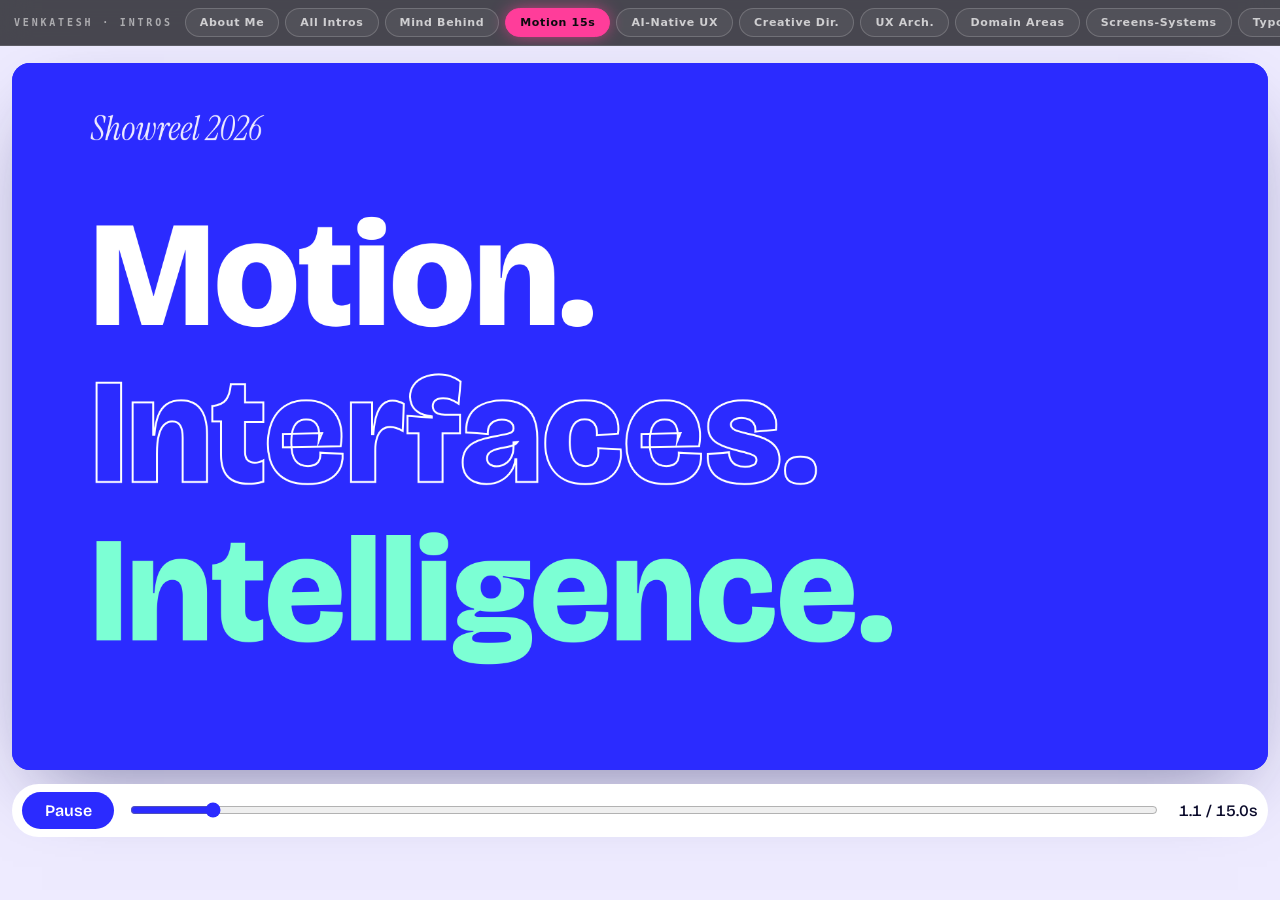
<file: motion-showreel-15s.html>
﻿<!DOCTYPE html>
<html lang="en">
<head>
<!-- PT-SEO -->
<meta name="description" content="15 seconds of kinetic type, AI-native UX, living design systems and art direction by UX Creative Director Venkatesh Ammireddy." />
<link rel="canonical" href="https://venkateshcreations.github.io/About_Me/motion-showreel-15s.html" />
<meta name="theme-color" content="#0b0b0e" />
<meta property="og:type" content="website" />
<meta property="og:url" content="https://venkateshcreations.github.io/About_Me/motion-showreel-15s.html" />
<meta property="og:title" content="Motion Showreel (15s) — Venkatesh Ammireddy | UX & Creative Direction" />
<meta property="og:description" content="15 seconds of kinetic type, AI-native UX, living design systems and art direction by UX Creative Director Venkatesh Ammireddy." />
<meta property="og:image" content="https://venkateshcreations.github.io/portfolio/assets/profile.jpg" />
<meta property="twitter:card" content="summary_large_image" />
<meta property="twitter:title" content="Motion Showreel (15s) — Venkatesh Ammireddy | UX & Creative Direction" />
<meta property="twitter:description" content="15 seconds of kinetic type, AI-native UX, living design systems and art direction by UX Creative Director Venkatesh Ammireddy." />
<meta property="twitter:image" content="https://venkateshcreations.github.io/portfolio/assets/profile.jpg" />
<meta charset="utf-8">
<meta name="viewport" content="width=device-width, initial-scale=1, viewport-fit=cover">
<title>Motion Showreel (15s) — Venkatesh Ammireddy | UX & Creative Direction</title>
<link rel="preconnect" href="https://fonts.googleapis.com">
<link rel="preconnect" href="https://fonts.gstatic.com" crossorigin>
<link href="https://fonts.googleapis.com/css2?family=Bricolage+Grotesque:opsz,wght@12..96,200..800&family=Instrument+Serif:ital@0;1&display=swap" rel="stylesheet">
<style>
:root{--bg:#EEEBFF;--fg:#0B0B2B;--bar:#fff;--acc:#2B2BFF;box-sizing:border-box;padding-top:env(safe-area-inset-top,0px);padding-bottom:env(safe-area-inset-bottom,0px)}
@media (prefers-color-scheme:dark){:root:not([data-theme="light"]){--bg:#07071C;--fg:#EEEBFF;--bar:#15153A;--acc:#8C8CFF}}
:root[data-theme="dark"]{--bg:#07071C;--fg:#EEEBFF;--bar:#15153A;--acc:#8C8CFF}
*{box-sizing:border-box}
html,body{height:100%;margin:0}
body{background:var(--bg);color:var(--fg);font-family:"Bricolage Grotesque",system-ui,Helvetica,Arial,sans-serif;display:flex;align-items:center;justify-content:center}
main{width:min(100vw,calc((100vh - 90px) * 16 / 9));padding:12px}
.stage{aspect-ratio:16/9;width:100%;border-radius:18px;overflow:hidden;background:#2B2BFF;box-shadow:0 30px 80px -30px rgba(20,20,80,.55);cursor:pointer}
canvas{display:block;width:100%;height:100%}
.ctl{display:flex;align-items:center;gap:14px;margin-top:14px;padding:8px 10px;background:var(--bar);border-radius:999px}
button{font:inherit;font-weight:600;border:0;border-radius:999px;background:var(--acc);color:#fff;padding:9px 20px;cursor:pointer;min-width:92px}
button:focus-visible,input:focus-visible{outline:3px solid #FF3D9A;outline-offset:2px}
input[type=range]{flex:1;accent-color:var(--acc);min-width:0}
output{font-variant-numeric:tabular-nums;font-weight:500;min-width:84px;text-align:right}
</style>
<link rel="stylesheet" href="tabs.css">
<link rel="icon" type="image/svg+xml" href="favicon.svg">
</head>
<body>
<main>
  <div class="stage" id="stage" aria-label="Motion design showreel, 15 seconds"><canvas id="c" width="1920" height="1080"></canvas></div>
  <div class="ctl">
    <button id="pp" type="button">Pause</button>
    <input id="sc" type="range" min="0" max="15" step="0.01" value="0" aria-label="Scrub timeline">
    <output id="tm">0.0 / 15.0s</output>
  </div>
</main>
<script>
const NAME="Venkatesh.A"; // edit me
const W=1920,H=1080,DUR=15;
const cv=document.getElementById('c'),ctx=cv.getContext('2d');
const C={blue:'#2B2BFF',bone:'#ECE9FF',navy:'#0B0B2B',pink:'#FF3D9A',mint:'#7CFFD4',white:'#FFFFFF'};
const SANS='"Bricolage Grotesque",Helvetica,Arial,sans-serif',SERIF='"Instrument Serif",Georgia,serif';
const clamp=(x,a=0,b=1)=>Math.min(b,Math.max(a,x));
const p=(t,a,b)=>clamp((t-a)/(b-a));
const lerp=(a,b,k)=>a+(b-a)*k;
const E={out:x=>1-Math.pow(1-x,4),expo:x=>x>=1?1:1-Math.pow(2,-10*x),io:x=>x<.5?4*x*x*x:1-Math.pow(-2*x+2,3)/2,
  back:x=>{const c=1.70158,d=c+1;return 1+d*Math.pow(x-1,3)+c*Math.pow(x-1,2)}};
function rr(x,y,w,h,r){r=Math.min(r,w/2,h/2);ctx.beginPath();ctx.moveTo(x+r,y);ctx.arcTo(x+w,y,x+w,y+h,r);ctx.arcTo(x+w,y+h,x,y+h,r);ctx.arcTo(x,y+h,x,y,r);ctx.arcTo(x,y,x+w,y,r);ctx.closePath()}
function txt(s,x,y,font,col,al='left'){ctx.font=font;ctx.fillStyle=col;ctx.textAlign=al;ctx.textBaseline='alphabetic';ctx.fillText(s,x,y)}
function bg(c){ctx.fillStyle=c;ctx.fillRect(0,0,W,H)}
// masked rise: text slides up from behind a baseline mask
function rise(s,x,y,size,font,fill,k,stroke){
  ctx.save();ctx.beginPath();ctx.rect(0,y-size*.95,W,size*1.2);ctx.clip();
  ctx.font=font;ctx.textAlign='left';ctx.textBaseline='alphabetic';
  const yy=y+(1-k)*size*1.1;
  if(stroke){ctx.lineWidth=3;ctx.strokeStyle=stroke;ctx.strokeText(s,x,yy)}else{ctx.fillStyle=fill;ctx.fillText(s,x,yy)}
  ctx.restore();
}
function sparkle(x,y,r,col,rot=0){ctx.save();ctx.translate(x,y);ctx.rotate(rot);ctx.fillStyle=col;ctx.beginPath();
  for(let i=0;i<8;i++){const a=i*Math.PI/4,rad=i%2?r*.28:r;ctx.lineTo(Math.cos(a)*rad,Math.sin(a)*rad)}ctx.fill();ctx.restore()}

/* ---------- Scene 1: kinetic type ---------- */
function s1(u){
  bg(C.blue);
  txt('Showreel 2026',120,118,`italic 400 52px ${SERIF}`,C.bone);
  const rows=[['Motion.',400,C.white,0],['Interfaces.',640,null,1],['Intelligence.',880,C.mint,2]];
  const f=`800 230px ${SANS}`;
  for(const [s,y,col,i] of rows){
    const k=E.expo(p(u,.15+i*.22,.9+i*.22));
    rise(s,120,y,230,f,col,k,i==1?C.white:null);
  }
  const k=E.back(p(u,1.3,1.8));
  if(k>0){ctx.font=f;const w=ctx.measureText('Intelligence.').width;
    const bx=120+w+90,by=880-60-Math.abs(Math.sin((u-1.3)*7))*140*Math.exp(-(u-1.3)*1.2);
    ctx.fillStyle=C.pink;ctx.beginPath();ctx.arc(bx,by,50*k,0,7);ctx.fill();}
  // underline sweeping
  const sw=E.io(p(u,1.9,2.7));ctx.fillStyle=C.pink;ctx.fillRect(120,918,1500*sw,12);
}

/* ---------- Scene 2: AI-native UX ---------- */
function card(x,y,w,h,col,st,u,draw){
  const k=E.back(p(u,st,st+.7));if(k<=0.001)return;
  const cx=x+w/2,cy=y+h/2;ctx.save();ctx.translate(cx,cy);ctx.scale(k,k);ctx.translate(-cx,-cy);
  ctx.globalAlpha=clamp(k*2);ctx.shadowColor='rgba(20,20,80,.25)';ctx.shadowBlur=50;ctx.shadowOffsetY=24;
  ctx.fillStyle=col;rr(x,y,w,h,44);ctx.fill();ctx.shadowColor='transparent';
  rr(x,y,w,h,44);ctx.clip();draw(p(u,st+.3,st+1.3),x,y,w,h);ctx.restore();
}
function s2(u){
  bg(C.bone);
  const full='a calm dashboard for a busy founder';
  const bw=lerp(130,1060,E.expo(p(u,0,.6))),mv=E.io(p(u,1.55,2.15));
  const yc=lerp(540,170,mv),sc=lerp(1,.78,mv),bx=960-bw/2;
  ctx.save();ctx.translate(960,yc);ctx.scale(sc,sc);ctx.translate(-960,-yc);
  ctx.shadowColor='rgba(20,20,80,.2)';ctx.shadowBlur=40;ctx.shadowOffsetY=16;ctx.fillStyle='#fff';rr(bx,yc-65,bw,130,65);ctx.fill();ctx.shadowColor='transparent';
  sparkle(bx+75,yc,32+6*Math.sin(u*6),C.blue,u*1.5);
  if(bw>700){const n=Math.floor(p(u,.6,1.5)*full.length);
    txt(full.slice(0,n),bx+135,yc+16,`500 46px ${SANS}`,C.navy);
    ctx.font=`500 46px ${SANS}`;const tw=ctx.measureText(full.slice(0,n)).width;
    if(u<1.9&&Math.floor(u*3)%2==0){ctx.fillStyle=C.pink;ctx.fillRect(bx+140+tw,yc-30,4,58)}}
  ctx.restore();
  const click=u>2.85?Math.sin(p(u,2.85,3.1)*Math.PI):0;
  card(250,330,560,580,C.pink,1.75,u,(c,x,y,w,h)=>{
    txt('This week',x+44,y+90,`italic 400 56px ${SERIF}`,C.white);
    const hs=[.45,.7,.55,.9,.65,.8];
    hs.forEach((v,i)=>{const k=E.out(p(c,i*.08,.6+i*.08));ctx.fillStyle=i==3?C.navy:'rgba(255,255,255,.9)';
      rr(x+50+i*84,y+h-50-(h-240)*v*k,56,(h-240)*v*k,18);ctx.fill()});
  });
  card(850,330,380,270,C.mint,1.87,u,(c,x,y,w,h)=>{
    const a=E.out(c)*.78;ctx.lineWidth=26;ctx.lineCap='round';ctx.strokeStyle='rgba(11,11,43,.15)';
    ctx.beginPath();ctx.arc(x+120,y+h/2,70,0,7);ctx.stroke();ctx.strokeStyle=C.navy;
    ctx.beginPath();ctx.arc(x+120,y+h/2,70,-Math.PI/2,-Math.PI/2+a*Math.PI*2);ctx.stroke();
    txt(Math.round(a*100)+'%',x+235,y+h/2+22,`700 64px ${SANS}`,C.navy);
  });
  card(850,640,380,270,'#fff',1.99,u,(c,x,y,w,h)=>{
    for(let i=0;i<3;i++){const k=E.out(p(c,i*.15,.5+i*.15));
      ctx.fillStyle=[C.blue,C.pink,C.mint][i];ctx.beginPath();ctx.arc(x+60,y+65+i*72,22*k,0,7);ctx.fill();
      ctx.fillStyle='#E3E0FA';rr(x+105,y+52+i*72,(190-i*40)*k,26,13);ctx.fill()}
  });
  card(1270,330,400,580,C.blue,2.11,u,(c,x,y,w,h)=>{
    txt(Math.round(E.out(c)*92)+'%',x+40,y+300,`italic 400 190px ${SERIF}`,C.white);
    txt('calm score',x+46,y+370,`500 42px ${SANS}`,C.bone);
    ctx.fillStyle=C.pink;ctx.beginPath();ctx.arc(x+w-80,y+90,28+click*10,0,7);ctx.fill();
  });
  // cursor
  const cp=E.io(p(u,2.4,3.0)),cx=lerp(1750,1050,cp),cy=lerp(1000,490,cp);
  if(u>2.3){ctx.save();ctx.translate(cx,cy);ctx.scale(1-click*.12,1-click*.12);ctx.fillStyle=C.navy;ctx.strokeStyle='#fff';ctx.lineWidth=5;
    ctx.beginPath();ctx.moveTo(0,0);ctx.lineTo(0,56);ctx.lineTo(16,43);ctx.lineTo(28,70);ctx.lineTo(40,64);ctx.lineTo(28,38);ctx.lineTo(48,36);ctx.closePath();ctx.stroke();ctx.fill();ctx.restore();
    if(click>0){ctx.strokeStyle=C.pink;ctx.lineWidth=6;ctx.globalAlpha=1-p(u,2.85,3.3);ctx.beginPath();ctx.arc(1050,490,20+p(u,2.85,3.3)*90,0,7);ctx.stroke();ctx.globalAlpha=1}}
}

/* ---------- Scene 3: systems ---------- */
function s3(u){
  bg(C.navy);
  const pal=[C.blue,C.pink,C.mint,C.white];
  for(let j=0;j<5;j++)for(let i=0;i<11;i++){
    const d=Math.hypot(i-5,j-2),x=210+i*150,y=270+j*140;
    const sc=E.back(p(u,d*.06,d*.06+.55));if(sc<=0)continue;
    const m=(Math.sin(u*4.2-d*.8)+1)/2,half=44*(.62+.5*m)*sc;
    ctx.save();ctx.translate(x,y);ctx.rotate(m*Math.PI/2);ctx.fillStyle=pal[(i+j)%4];
    rr(-half,-half,half*2,half*2,lerp(half,10,m));ctx.fill();ctx.restore();
  }
  txt('A system that moves as one.',210,150,`italic 400 84px ${SERIF}`,C.white);
  const n=Math.floor(E.out(p(u,.3,2.3))*240);
  txt(String(n),210,1010,`800 160px ${SANS}`,C.mint);
  ctx.font=`800 160px ${SANS}`;const w=ctx.measureText('240').width;
  txt('components, one motion language',210+w+36,1010,`500 46px ${SANS}`,C.bone);
}

/* ---------- Scene 4: direction ---------- */
const RING='storyboards + motion + prototypes + systems + direction + ';
function s4(u){
  bg(C.pink);
  const k=E.expo(p(u,0,.8)),cols=[C.navy,C.blue,C.white,C.mint,C.blue];
  for(let i=0;i<5;i++){
    const a=u*1.7+i*Math.PI*2/5,r=190*(.55+.45*Math.sin(u*2.2+i))*k;
    ctx.fillStyle=cols[i];ctx.beginPath();ctx.arc(960+Math.cos(a)*r,540+Math.sin(a)*r,(120+30*Math.sin(u*3+i))*k,0,7);ctx.fill();
  }
  ctx.save();ctx.translate(960,540);ctx.rotate(-u*.55+E.out(p(u,0,1.2))*1.2);ctx.font=`600 46px ${SANS}`;ctx.fillStyle=C.navy;ctx.textBaseline='middle';
  const R=430,str=RING.repeat(3);let tot=0;for(const ch of str)tot+=ctx.measureText(ch).width;
  const scl=(Math.PI*2*R)/tot;let acc=0;
  for(const ch of str){const cw=ctx.measureText(ch).width;const a=(acc+cw/2)*scl/R;acc+=cw;
    ctx.save();ctx.rotate(a);ctx.translate(0,-R);ctx.scale(scl,scl);ctx.textAlign='center';ctx.globalAlpha=E.out(p(u,.2,1.1));ctx.fillText(ch,0,0);ctx.restore()}
  ctx.restore();
  txt('Taste, with a spec sheet.',100,150,`italic 400 84px ${SERIF}`,C.navy);
  txt('Art direction',1820,990,`700 70px ${SANS}`,C.navy,'right');
}

/* ---------- Scene 5: title ---------- */
function s5(u){
  bg(C.blue);
  rise(NAME,120,470,280,`800 280px ${SANS}`,C.white,E.expo(p(u,.1,.9)));
  const k=E.expo(p(u,.6,1.4));ctx.globalAlpha=k;txt('UX designer and creative director for AI-native products.',124,600-(1-k)*20,`italic 400 72px ${SERIF}`,C.bone);ctx.globalAlpha=1;
  ctx.fillStyle=C.mint;ctx.fillRect(120,690,1680*E.io(p(u,.9,1.7)),8);
  rise("Let's make something move.",120,930,120,`700 120px ${SANS}`,C.mint,E.expo(p(u,1.3,2.1)));
  const dk=E.back(p(u,1.8,2.3));if(dk>0){ctx.font=`700 120px ${SANS}`;const w=ctx.measureText("Let's make something move.").width;
    ctx.fillStyle=C.pink;ctx.beginPath();ctx.arc(120+w+70,900,(32+5*Math.sin(u*7))*dk,0,7);ctx.fill()}
}

const S=[{s:0,e:3,f:s1},{s:3,e:6.5,f:s2},{s:6.5,e:9.5,f:s3},{s:9.5,e:12.5,f:s4},{s:12.5,e:15,f:s5}];
const ORG=[[960,540],[1920,0],[0,1080],[1920,1080],[960,540]];
function render(t){
  let i=S.findIndex(x=>t>=x.s&&t<x.e);if(i<0)i=S.length-1;
  const sc=S[i],u=t-sc.s,tr=p(u,0,.6);
  if(i>0&&tr<1){
    const pv=S[i-1];pv.f(pv.e-pv.s);
    ctx.save();ctx.beginPath();ctx.arc(ORG[i][0],ORG[i][1],E.io(tr)*1500,0,7);ctx.clip();sc.f(u);ctx.restore();
  }else sc.f(u);
}

/* ---------- player ---------- */
const pp=document.getElementById('pp'),sl=document.getElementById('sc'),tm=document.getElementById('tm');
let t=0,playing=!matchMedia('(prefers-reduced-motion: reduce)').matches,last=performance.now();
function ui(){pp.textContent=playing?'Pause':'Play';sl.value=t;tm.textContent=t.toFixed(1)+' / 15.0s'}
function loop(now){const dt=Math.min(.05,(now-last)/1000);last=now;if(playing){t+=dt;if(t>=DUR)t=0}render(t);ui();requestAnimationFrame(loop)}
pp.onclick=()=>{playing=!playing};
document.getElementById('stage').onclick=()=>{playing=!playing};
sl.oninput=()=>{t=parseFloat(sl.value)};
addEventListener('keydown',e=>{if(e.code==='Space'&&e.target===document.body){e.preventDefault();playing=!playing}});
const go=()=>{last=performance.now();requestAnimationFrame(loop)};
Promise.race([Promise.all([document.fonts.load(`800 100px "Bricolage Grotesque"`),document.fonts.load(`italic 400 50px "Instrument Serif"`)]),new Promise(r=>setTimeout(r,2500))]).then(go,go);
</script>
<script src="tabs.js" defer></script>
</body>
</html>
</file>
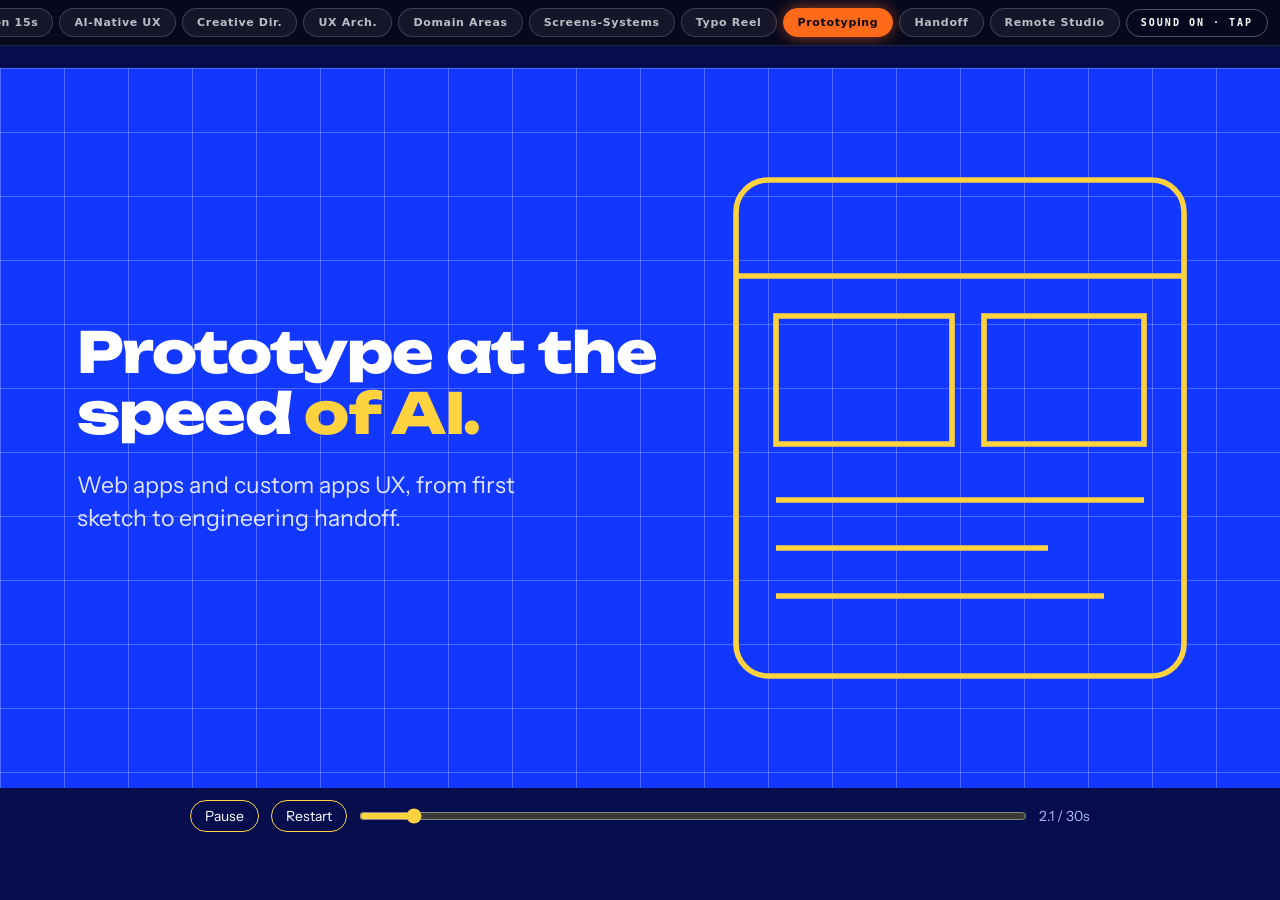
<file: prototyping-workflow.html>
﻿<!DOCTYPE html>
<html lang="en"><head>
<!-- PT-SEO -->
<meta name="description" content="How Venkatesh Ammireddy prototypes: from idea to interactive in 30 seconds. Prototype fast, learn faster, ship with care." />
<link rel="canonical" href="https://venkateshcreations.github.io/About_Me/prototyping-workflow.html" />
<meta name="theme-color" content="#0b0b0e" />
<meta property="og:type" content="website" />
<meta property="og:url" content="https://venkateshcreations.github.io/About_Me/prototyping-workflow.html" />
<meta property="og:title" content="Prototyping Workflow Showreel — Venkatesh Ammireddy" />
<meta property="og:description" content="How Venkatesh Ammireddy prototypes: from idea to interactive in 30 seconds. Prototype fast, learn faster, ship with care." />
<meta property="og:image" content="https://venkateshcreations.github.io/portfolio/assets/profile.jpg" />
<meta property="twitter:card" content="summary_large_image" />
<meta property="twitter:title" content="Prototyping Workflow Showreel — Venkatesh Ammireddy" />
<meta property="twitter:description" content="How Venkatesh Ammireddy prototypes: from idea to interactive in 30 seconds. Prototype fast, learn faster, ship with care." />
<meta property="twitter:image" content="https://venkateshcreations.github.io/portfolio/assets/profile.jpg" /><meta charset="utf-8">
<meta name="viewport" content="width=device-width, initial-scale=1, viewport-fit=cover">
<title>Prototyping Workflow Showreel — Venkatesh Ammireddy</title>
<link href="https://fonts.googleapis.com/css2?family=Unbounded:wght@500;800&family=Instrument+Sans:wght@400;500&display=swap" rel="stylesheet">
<style>
:root{--bg:#1237ff;--ink:#fff;--sun:#ffd23f;--ln:#ffffff40;--deep:#0a1fa8;box-sizing:border-box;padding-top:env(safe-area-inset-top,0px);padding-bottom:env(safe-area-inset-bottom,0px)}
*{box-sizing:border-box;margin:0}
html,body{height:100%;background:#050d4d;color:var(--ink);font-family:'Instrument Sans',system-ui,sans-serif;color-scheme:dark}
body{display:flex;flex-direction:column;align-items:center;justify-content:center;gap:12px}
#stage{position:relative;width:min(100vw,calc((100vh - 70px)*16/9));aspect-ratio:16/9;overflow:hidden;container-type:size;background:var(--bg);
background-image:linear-gradient(var(--ln) 1px,transparent 1px),linear-gradient(90deg,var(--ln) 1px,transparent 1px);background-size:5cqw 5cqw;animation:dr 8s linear infinite}
@keyframes dr{to{background-position:5cqw 5cqw}}
.sc{opacity:0;transition:opacity .4s;position:absolute;inset:0;padding:8cqh 6cqw;display:flex;flex-direction:column;justify-content:center;pointer-events:none}
.d{font-family:Unbounded,system-ui,sans-serif;font-weight:800;line-height:1.08;letter-spacing:-.02em}
.w{display:inline-block;opacity:0;transform:translateY(70%) scale(.9);transition:all .2s}
.on .w{opacity:1;transform:none;transition:all .75s cubic-bezier(.2,.9,.2,1);transition-delay:calc(var(--i)*.12s + .1s)}
.y{color:var(--sun)}
.sm{font-size:1.8cqw;line-height:1.4;max-width:36cqw;margin-top:2cqw;color:#dfe5ff}
h2.d{font-size:3.8cqw;max-width:42cqw}
svg{position:absolute;inset:0;width:100%;height:100%}
.dr path,.dr rect,.dr line{stroke-dasharray:400;stroke-dashoffset:400;transition:stroke-dashoffset .2s}
.on .dr path,.on .dr rect,.on .dr line{stroke-dashoffset:0;transition:stroke-dashoffset 2.2s ease-out calc(var(--i,0)*.15s + .3s)}
.fade{opacity:0;transition:opacity .25s}.on .fade{opacity:1;transition:opacity .8s calc(var(--i,0)*.2s + .3s)}
/* s3 */
.wf{position:absolute;right:6cqw;top:14cqh;width:46cqw;height:72cqh;display:grid;grid-template:1fr 2fr 2fr/1fr 1fr 1fr;gap:1.2cqw}
.wf div{border:2px dashed #fff9;border-radius:1cqw;transition:all .2s}
.on .wf div{animation:fill .9s forwards;animation-delay:calc(var(--i)*.2s + 2s)}
@keyframes fill{to{border:2px solid var(--sun);background:var(--c);transform:scale(1)}}
.wf .t{grid-area:1/1/2/4}.wf .h{grid-area:2/1/3/3}.wf .s{grid-area:2/3/4/4}.wf .g{grid-area:3/1/4/2}.wf .k{grid-area:3/2/4/3}
/* s4 */
.ed{position:absolute;left:6cqw;top:30cqh;width:44cqw;height:50cqh;background:#071470;border-radius:1.2cqw;padding:2cqw;font:500 1.45cqw/1.7 ui-monospace,Menlo,Consolas,monospace;color:#cfe0ff;white-space:pre;overflow:hidden;box-shadow:0 2cqw 0 #0a1fa8}
.pv{position:absolute;right:6cqw;top:30cqh;width:40cqw;height:50cqh;background:#fff;border-radius:1.2cqw;padding:2cqw;color:#0a1fa8;display:flex;flex-direction:column;gap:1.4cqw}
.pv>*{flex-shrink:0;opacity:0;transform:translateY(12px);transition:all .5s}.pv>.show{opacity:1;transform:none}
.pv .bar{height:3cqw;border-radius:.8cqw;background:#1237ff}.pv .row{display:flex;gap:1.2cqw}.pv .row i{flex:1;height:9cqw;border-radius:.8cqw;background:#e3e8ff}.pv .row i:first-child{background:var(--sun)}
.chips{position:absolute;left:6cqw;bottom:4cqh;display:flex;gap:1cqw}
.chip{font-size:1.5cqw;font-weight:500;padding:.6cqw 1.4cqw;border-radius:99px;border:2px solid var(--sun);color:var(--sun);background:var(--bg)}
.chips .chip{opacity:0;transform:scale(.6);transition:all .3s}.on .chips .chip{opacity:1;transform:none;transition:all .6s cubic-bezier(.2,.9,.2,1);transition-delay:calc(var(--i)*.15s + 1s)}
/* s5 */
.perim{position:absolute;right:5cqw;top:14cqh;width:41cqw;height:72cqh;border:3px dashed var(--sun);border-radius:2.5cqw;background:#0a1fa855}
.perim b{position:absolute;left:2cqw;top:1.6cqw;font-size:1.6cqw;font-weight:500;color:var(--sun)}
.pk{position:absolute;width:1.4cqw;height:1.4cqw;border-radius:50%;background:#fff;box-shadow:0 0 1.6cqw #fff}
.stack{display:flex;flex-direction:column;gap:1cqw;align-items:flex-start;margin-top:2cqw}
.stack .chip{opacity:0;transform:translateX(-30px);transition:all .3s}.on .stack .chip{opacity:1;transform:none;transition:all .7s cubic-bezier(.2,.9,.2,1);transition-delay:calc(var(--i)*.2s + 1s)}
/* s6 */
.bl{position:absolute;border-radius:50%;opacity:0;transform:scale(.3);transition:all .3s}
.on .bl{opacity:.9;transform:none;transition:all 1.2s cubic-bezier(.2,.9,.2,1) calc(var(--i)*.2s)}
#s6 .d{font-size:3.8cqw;max-width:54cqw;position:relative;z-index:2}
#bar{width:min(92vw,900px);display:flex;gap:12px;align-items:center;font-size:14px;color:#aab6ff}
#bar button{background:none;border:1.5px solid var(--sun);color:#fff;border-radius:99px;padding:6px 14px;font:inherit;cursor:pointer}
#bar button:focus-visible,#sc:focus-visible{outline:2px solid #fff;outline-offset:2px}
#sc{flex:1;accent-color:#ffd23f}
@media (prefers-reduced-motion:reduce){*{animation-duration:.01s!important}}
.sc.on{opacity:1}
</style><link rel="stylesheet" href="tabs.css">
<link rel="icon" type="image/svg+xml" href="favicon.svg">
</head><body>
<div id="stage">
<section class="sc" id="s1">
<svg viewBox="0 0 160 90" class="dr" fill="none" stroke="#ffd23f" stroke-width=".7"><rect x="92" y="14" width="56" height="62" rx="4" style="--i:0"/><line x1="92" y1="26" x2="148" y2="26" style="--i:1"/><rect x="97" y="31" width="22" height="16" style="--i:2"/><rect x="123" y="31" width="20" height="16" style="--i:3"/><path d="M97 54 H143 M97 60 H131 M97 66 H138" style="--i:4"/></svg>
<div class="d" style="font-size:4.4cqw;max-width:48cqw"><span class="w" style="--i:0">Prototype</span> <span class="w" style="--i:1">at</span> <span class="w" style="--i:2">the</span> <span class="w" style="--i:3">speed</span> <span class="w y" style="--i:4">of AI.</span></div>
<p class="sm w" style="--i:6">Web apps and custom apps UX, from first sketch to engineering handoff.</p></section>

<section class="sc" id="s2"><h2 class="d" style="position:absolute;top:9cqh;left:6cqw;max-width:none"><span class="w" style="--i:0">Sketch,</span> <span class="w y" style="--i:1">AI assist,</span> <span class="w" style="--i:2">agents.</span></h2>
<svg viewBox="0 0 160 90" fill="none" stroke="#fff" stroke-width=".6" font-family="Instrument Sans,system-ui,sans-serif"><g class="dr"><line x1="14" y1="58" x2="146" y2="58" style="--i:0"/><path d="M110 62 Q 78 80 46 62" stroke="#ffd23f" style="--i:4"/></g>
<g class="fade" id="nodes" font-size="3.4" text-anchor="middle" fill="#fff" stroke="none"></g>
<circle id="pulse" r="2.4" fill="#ffd23f" stroke="none"/><text class="fade" x="80" y="82" fill="#ffd23f" font-size="3.2" text-anchor="middle" stroke="none">manual or auto verify loops back until it passes</text></svg></section>

<section class="sc" id="s3"><h2 class="d"><span class="w" style="--i:0">Wireframes,</span> <span class="w" style="--i:1">sped up by</span> <span class="w y" style="--i:2">open-source AI.</span></h2><p class="sm w" style="--i:4">Rapid wireframing becomes a working prototype.</p>
<div class="wf"><div class="t" style="--i:0;--c:#fff3"></div><div class="h" style="--i:1;--c:#ffd23f"></div><div class="s" style="--i:2;--c:#fff4"></div><div class="g" style="--i:3;--c:#fff4"></div><div class="k" style="--i:4;--c:#0a1fa8"></div></div></section>

<section class="sc" id="s4"><h2 class="d" style="position:absolute;top:8cqh;left:6cqw;max-width:none;white-space:nowrap;font-size:3.6cqw"><span class="w" style="--i:0">VS Code</span> <span class="w y" style="--i:1">+ AI vibe coding.</span></h2>
<div class="ed" id="ed"></div>
<div class="pv"><div class="bar" data-n="2"></div><div class="row" data-n="5"><i></i><i></i><i></i></div><div class="bar" data-n="8" style="background:var(--sun)"></div><div class="row" data-n="10"><i></i><i></i></div></div>
<div class="chips"><span class="chip" style="--i:0">Open Design</span><span class="chip" style="--i:1">Claude Design</span><span class="chip" style="--i:2">Open source</span><span class="chip" style="--i:3">CLI and bots</span><span class="chip" style="--i:4">Design system</span></div></section>

<section class="sc" id="s5"><h2 class="d"><span class="w" style="--i:0">Secure,</span> <span class="w y" style="--i:1">local AI</span> <span class="w" style="--i:2">prototyping.</span></h2><p class="sm w" style="--i:3">Intranet UI mock-ups built on enterprise context only.</p>
<div class="stack"><span class="chip" style="--i:0">LM Studio + local LLMs</span><span class="chip" style="--i:1">Claude / open Code + Ollama</span><span class="chip" style="--i:2">High-end GPU workstation</span></div>
<div class="perim"><b>Nothing leaves the perimeter</b></div></section>

<section class="sc" id="s6"><div class="bl" style="--i:0;left:62cqw;top:16cqh;width:22cqw;height:22cqw;background:#ff4d6d"></div><div class="bl" style="--i:1;left:74cqw;top:34cqh;width:22cqw;height:22cqw;background:#ffd23f"></div><div class="bl" style="--i:2;left:60cqw;top:50cqh;width:22cqw;height:22cqw;background:#2ee6c5"></div>
<div class="d"><span class="w" style="--i:3">Adobe Creative Suite</span><br><span class="w" style="--i:4">+ Google AI Tools</span><br><span class="w y" style="--i:6">for Speed Visual Collaboration</span></div></section>
</div>
<div id="bar"><button id="pp">Pause</button><button id="rs">Restart</button><input id="sc" type="range" min="0" max="30" step="0.01" value="0" aria-label="Timeline"><span id="tm">0.0 / 30s</span></div>
<script>
const T=30,S=[[0,4.5,'s1'],[4.5,9.5,'s2'],[9.5,14.5,'s3'],[14.5,20.5,'s4'],[20.5,25.5,'s5'],[25.5,30,'s6']];
const E=Object.fromEntries(S.map(s=>[s[2],document.getElementById(s[2])]));
const names=['Sketch','AI assist','AI agents','Verify','Handoff'],xs=[14,38,62,86,146];
document.getElementById('nodes').innerHTML=names.map((n,i)=>{const x=[14,46,78,110,146][i];return `<circle cx="${x}" cy="58" r="3.6" fill="${i==4?'#ffd23f':'#1237ff'}" stroke="#fff" stroke-width=".6"/><text x="${x}" y="50" style="--i:${i}">${n}</text>`}).join('');
const nx=[14,46,78,110,146];
const code=`const proto = await ai.sketch(brief)
const tokens = designSystem.build()
render(<Layout tokens={tokens}>
  <Hero cta="Start" />
  <Cards data={proto.flows} />
  <Insights live />
</Layout>)
agent.verify({ auto: true })
handoff.toEngineering()`;
const ed=document.getElementById('ed'),pvs=[...document.querySelectorAll('.pv>*')];
const pk=[...Array(9)].map(()=>{const d=document.createElement('i');d.className='pk';document.querySelector('.perim').appendChild(d);return d});
const pulse=document.getElementById('pulse'),slider=document.getElementById('sc'),tm=document.getElementById('tm'),pp=document.getElementById('pp');
let t=0,play=true,last=performance.now();
function render(){
 S.forEach(s=>E[s[2]].classList.toggle('on',t>=s[0]&&t<s[1]));
 // s2 pulse travels nodes, dips through verify loop
 const u=Math.max(0,t-5.2)/3.6,seg=Math.min(3.999,u*4),k=Math.floor(seg),f=seg-k;
 let px=nx[k]+(nx[k+1]-nx[k])*f;pulse.setAttribute('cx',px);pulse.setAttribute('cy',58);pulse.style.opacity=(t>5&&t<9.5)?1:0;
 // s4 typing
 const n=Math.max(0,Math.floor((t-15.2)*30));const txt=code.slice(0,n);ed.textContent=txt+(Math.floor(t*3)%2?'▌':'');
 const lines=txt.split('\n').length;pvs.forEach(p=>p.classList.toggle('show',lines>=+p.dataset.n));
 // s5 packets bounce inside perimeter
 pk.forEach((e,i)=>{e.style.left=(50+40*Math.sin(t*(.45+i*.07)+i*1.9))+'%';e.style.top=(55+34*Math.cos(t*(.38+i*.06)+i*2.7))+'%'});
 slider.value=t;tm.textContent=t.toFixed(1)+' / 30s';pp.textContent=play?'Pause':'Play'}
function frame(now){const dt=(now-last)/1000;last=now;if(play){t+=dt;if(t>=T)t=0}render();requestAnimationFrame(frame)}
pp.onclick=()=>{play=!play};document.getElementById('rs').onclick=()=>{t=0;play=true};slider.oninput=()=>{t=+slider.value};
requestAnimationFrame(frame);
</script><script src="tabs.js" defer></script>
</body></html>
</file>
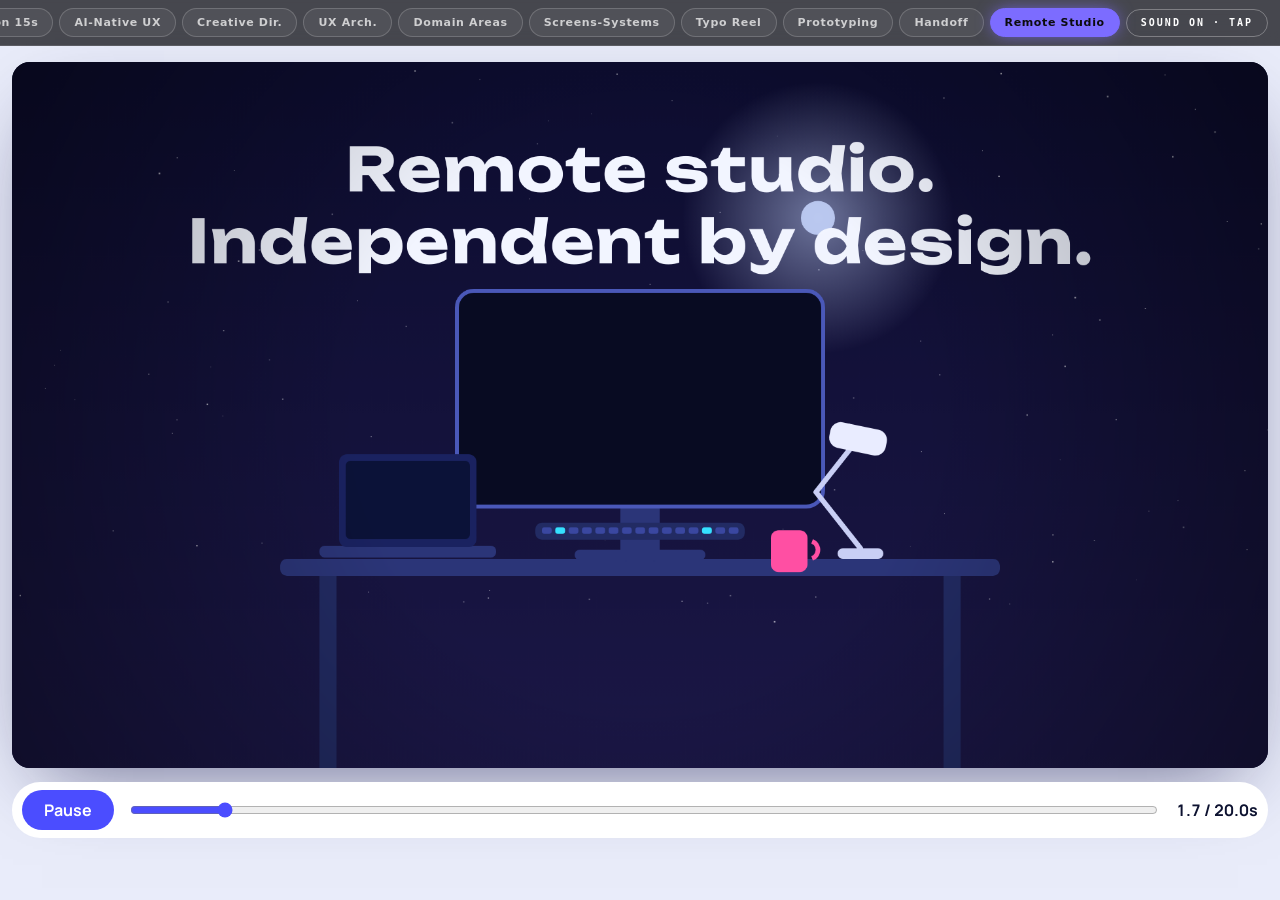
<file: remote-studio-20s.html>
﻿<!DOCTYPE html>
<html lang="en">
<head>
<!-- PT-SEO -->
<meta name="description" content="The 20-second story of an independent remote design-engineering studio, connected around the clock. By Venkatesh Ammireddy." />
<link rel="canonical" href="https://venkateshcreations.github.io/About_Me/remote-studio-20s.html" />
<meta name="theme-color" content="#0b0b0e" />
<meta property="og:type" content="website" />
<meta property="og:url" content="https://venkateshcreations.github.io/About_Me/remote-studio-20s.html" />
<meta property="og:title" content="Remote Studio Showreel (20s) — Venkatesh Ammireddy" />
<meta property="og:description" content="The 20-second story of an independent remote design-engineering studio, connected around the clock. By Venkatesh Ammireddy." />
<meta property="og:image" content="https://venkateshcreations.github.io/portfolio/assets/profile.jpg" />
<meta property="twitter:card" content="summary_large_image" />
<meta property="twitter:title" content="Remote Studio Showreel (20s) — Venkatesh Ammireddy" />
<meta property="twitter:description" content="The 20-second story of an independent remote design-engineering studio, connected around the clock. By Venkatesh Ammireddy." />
<meta property="twitter:image" content="https://venkateshcreations.github.io/portfolio/assets/profile.jpg" />
<meta charset="utf-8">
<meta name="viewport" content="width=device-width, initial-scale=1, viewport-fit=cover">
<title>Remote Studio Showreel (20s) — Venkatesh Ammireddy</title>
<link rel="preconnect" href="https://fonts.googleapis.com">
<link rel="preconnect" href="https://fonts.gstatic.com" crossorigin>
<link href="https://fonts.googleapis.com/css2?family=Unbounded:wght@500;700;800&family=Manrope:wght@500;700&display=swap" rel="stylesheet">
<style>
:root{--bg:#E9ECFA;--fg:#0D1230;--bar:#fff;--acc:#4B4DFF;box-sizing:border-box;padding-top:env(safe-area-inset-top,0px);padding-bottom:env(safe-area-inset-bottom,0px)}
@media (prefers-color-scheme:dark){:root:not([data-theme="light"]){--bg:#070A1C;--fg:#E9ECFA;--bar:#141A3E;--acc:#8F94FF}}
:root[data-theme="dark"]{--bg:#070A1C;--fg:#E9ECFA;--bar:#141A3E;--acc:#8F94FF}
*{box-sizing:border-box}
html,body{height:100%;margin:0}
body{background:var(--bg);color:var(--fg);font-family:Manrope,system-ui,Helvetica,Arial,sans-serif;display:flex;align-items:center;justify-content:center}
main{width:min(100vw,calc((100vh - 90px) * 16 / 9));padding:12px}
.stage{aspect-ratio:16/9;width:100%;border-radius:18px;overflow:hidden;background:#0D1230;box-shadow:0 30px 80px -30px rgba(10,10,60,.6);cursor:pointer}
canvas{display:block;width:100%;height:100%}
.ctl{display:flex;align-items:center;gap:14px;margin-top:14px;padding:8px 10px;background:var(--bar);border-radius:999px}
button{font:inherit;font-weight:700;border:0;border-radius:999px;background:var(--acc);color:#fff;padding:9px 20px;cursor:pointer;min-width:92px}
button:focus-visible,input:focus-visible{outline:3px solid #FFB020;outline-offset:2px}
input[type=range]{flex:1;accent-color:var(--acc);min-width:0}
output{font-variant-numeric:tabular-nums;font-weight:700;min-width:84px;text-align:right}
</style>
<link rel="stylesheet" href="tabs.css">
<link rel="icon" type="image/svg+xml" href="favicon.svg">
</head>
<body>
<main>
  <div class="stage" id="stage" aria-label="Twenty second showreel: an independent remote design-engineering studio, connected around the clock"><canvas id="c" width="1920" height="1080"></canvas></div>
  <div class="ctl"><button id="pp" type="button">Pause</button><input id="sc" type="range" min="0" max="20" step="0.01" value="0" aria-label="Scrub timeline"><output id="tm">0.0 / 20.0s</output></div>
</main>
<script>
const NAME="Venkatesh Ammireddy",ROLE="UX Creative Director × Product UX Architect × Design Engineer";
const W=1920,H=1080,DUR=20,FPS=30;
const cv=document.getElementById('c'),ctx=cv.getContext('2d');
const C={ink:'#0D1230',pan:'#1A2260',pan2:'#2B3578',cy:'#35E0FF',am:'#FFB020',mg:'#FF4FA3',wh:'#F2F5FF',mu:'#8F9BD6'};
const DISP='Unbounded,"Arial Black",Helvetica,sans-serif',SANS='Manrope,Helvetica,Arial,sans-serif';
const clamp=(x,a=0,b=1)=>Math.min(b,Math.max(a,x)),p=(t,a,b)=>clamp((t-a)/(b-a)),lerp=(a,b,k)=>a+(b-a)*k;
const E={out:x=>1-Math.pow(1-x,4),in:x=>x*x*x,io:x=>x<.5?4*x*x*x:1-Math.pow(-2*x+2,3)/2,expo:x=>x>=1?1:1-Math.pow(2,-10*x),back:x=>{const c=1.70158,d=c+1;return 1+d*Math.pow(x-1,3)+c*Math.pow(x-1,2)}};
function rr(x,y,w,h,r){r=Math.max(0,Math.min(r,w/2,h/2));ctx.beginPath();ctx.moveTo(x+r,y);ctx.arcTo(x+w,y,x+w,y+h,r);ctx.arcTo(x+w,y+h,x,y+h,r);ctx.arcTo(x,y+h,x,y,r);ctx.arcTo(x,y,x+w,y,r);ctx.closePath()}
const hx=h=>[1,3,5].map(i=>parseInt(h.slice(i,i+2),16));
const mix=(a,b,k)=>{const A=hx(a),B=hx(b);return`rgb(${A.map((v,i)=>Math.round(lerp(v,B[i],k))).join(',')})`};
function rnd(a){return()=>{a|=0;a=a+0x6D2B79F5|0;let t=Math.imul(a^a>>>15,1|a);t=t+Math.imul(t^t>>>7,61|t)^t;return((t^t>>>14)>>>0)/4294967296}}

/* ---------- type engine ---------- */
let cwc={};
const cw=(ch,w,f)=>{const k=f+w+ch;if(cwc[k]===undefined){ctx.font=`${w} 100px ${f}`;cwc[k]=ctx.measureText(ch).width/100}return cwc[k]};
const lw=(l,s,tr,w,f)=>{let a=0,n=0;for(const ch of l){a+=cw(ch,w,f)*s;n++}return a+tr*s*(n-1)};
const fit=(L,tr,w,f,mw,ms)=>{let m=1;for(const x of[].concat(L))m=Math.max(m,lw(x,100,tr,w,f));return Math.min(ms,100*mw/m)};
function glyph(ch,cx,cy,s){
  if(s.a<=.004)return;
  const G=ctx.globalAlpha,d=(ox,al)=>{ctx.save();ctx.globalAlpha=clamp(al)*G;ctx.translate(cx+(s.dx||0)+ox,cy+(s.dy||0));const k=s.sc||1;ctx.scale(k,k);
    if(s.glow){ctx.shadowColor=s.gc||C.cy;ctx.shadowBlur=s.glow}ctx.fillStyle=s.col||C.wh;ctx.fillText(ch,0,0);ctx.restore()};
  if(s.bx){d(s.bx,s.a*.16);d(s.bx*.5,s.a*.28)}d(0,s.a);
}
function put(L,o,fn){
  const{x,y,size,tr=.02,w=700,al='c',lh=1.15,f=DISP}=o;
  ctx.font=`${w} ${size}px ${f}`;ctx.textAlign='center';ctx.textBaseline='middle';
  const ws=L.map(l=>lw(l,size,tr,w,f)),mx=Math.max(...ws);let gi=0;
  L.forEach((l,li)=>{const c=[...l];let cur=al==='c'?x-ws[li]/2:al==='r'?x-ws[li]:x;const yy=y+li*size*lh;
    c.forEach((ch,i)=>{const wd=cw(ch,w,f)*size,cx=cur+wd/2;cur+=wd+tr*size;if(ch!==' ')glyph(ch,cx,yy,fn({li,i,gi,ch,cx}));gi++})});
  return{x0:al==='c'?x-mx/2:al==='r'?x-mx:x,w:mx};
}
function hair(x1,x2,y,k,a){if(k<=.001)return;const cx=(x1+x2)/2,h=(x2-x1)/2*k,g=ctx.createLinearGradient(cx-h,0,cx+h,0);
  g.addColorStop(0,'rgba(53,224,255,0)');g.addColorStop(.3,`rgba(53,224,255,${a})`);g.addColorStop(.7,`rgba(255,79,163,${a})`);g.addColorStop(1,'rgba(255,79,163,0)');ctx.fillStyle=g;ctx.fillRect(cx-h,y-1,h*2,2)}

/* ---------- sky: the whole film is one 24-hour day ---------- */
const KF=[[0,'#080B22','#10153A'],[5,'#141044','#2A1B57'],[7,'#3A2A72','#C0556A'],[10,'#0E3A6B','#1D6FA3'],[13,'#0F4A78','#2A88B5'],[17,'#33306E','#C26A4A'],[19.5,'#3B1F5C','#8E3A68'],[22,'#0B0F32','#171B4A'],[24,'#080B22','#10153A']];
const RS=rnd(9),STARS=Array.from({length:130},()=>({x:RS()*W,y:RS()*H*.8,s:.8+RS()*1.8,ph:RS()*6.28}));
function sky(t,tod){
  let i=0;while(i<KF.length-2&&tod>KF[i+1][0])i++;const a=KF[i],b=KF[i+1],k=p(tod,a[0],b[0]);
  const g=ctx.createLinearGradient(0,0,0,H);g.addColorStop(0,mix(a[1],b[1],k));g.addColorStop(1,mix(a[2],b[2],k));ctx.fillStyle=g;ctx.fillRect(0,0,W,H);
  const night=.5+.5*Math.cos(tod/24*6.283);
  for(const s of STARS){ctx.fillStyle=`rgba(255,255,255,${night*.7*(.4+.6*Math.sin(t*1.5+s.ph)**2)})`;ctx.fillRect(s.x,s.y,s.s,s.s)}
  const sun=tod>=6&&tod<18,th=sun?(tod-6)/12*Math.PI:((tod+6)%24)/12*Math.PI;
  if(sun||tod>=18||tod<6){const x=lerp(160,1760,th/Math.PI),y=H*.72-Math.sin(th)*H*.58,r=sun?70:52,g2=ctx.createRadialGradient(x,y,0,x,y,r*4);
    const c=sun?'255,210,122':'200,215,255';g2.addColorStop(0,`rgba(${c},.5)`);g2.addColorStop(1,`rgba(${c},0)`);ctx.fillStyle=g2;ctx.fillRect(x-r*4,y-r*4,r*8,r*8);
    ctx.fillStyle=`rgba(${c},.85)`;ctx.beginPath();ctx.arc(x,y,r*.5,0,7);ctx.fill()}
}

/* ---------- the workstation (vector, assembled piece by piece) ---------- */
function ws(a,tt,tr){
  const k=(s,d)=>E.back(p(tt,s,s+d)),kx=(s,d)=>E.expo(p(tt,s,s+d)),son=E.out(p(tt,2.1,2.6)),on=E.out(p(tt,2.3,2.8));
  ctx.save();ctx.globalAlpha=a;
  const kd=kx(.3,.6);ctx.fillStyle='#222B63';ctx.fillRect(470,786,26,294*kd);ctx.fillRect(1424,786,26,294*kd);
  ctx.fillStyle=C.pan2;rr(960-550*kd,760,1100*kd,26,10);ctx.fill();
  const kl=k(1.6,.6),ang=(1-kl)*-.9,bx=1297,by=744,lx=bx+53*Math.cos(ang)+159*Math.sin(ang),ly=by+53*Math.sin(ang)-159*Math.cos(ang);
  if(on>.01){const g=ctx.createLinearGradient(lx,ly,lx,780);g.addColorStop(0,`rgba(255,176,32,${.5*on})`);g.addColorStop(1,'rgba(255,176,32,0)');
    ctx.fillStyle=g;ctx.beginPath();ctx.moveTo(lx-30,ly+10);ctx.lineTo(lx+40,ly+10);ctx.lineTo(lx+330,780);ctx.lineTo(lx-290,780);ctx.fill();
    const g2=ctx.createRadialGradient(lx,ly,0,lx,ly,300);g2.addColorStop(0,`rgba(255,176,32,${.22*on})`);g2.addColorStop(1,'rgba(255,176,32,0)');ctx.fillStyle=g2;ctx.fillRect(lx-300,ly-300,600,600)}
  // monitor
  ctx.save();ctx.translate(0,(1-k(.8,.6))*-900);
  ctx.fillStyle=C.pan2;rr(930,640,60,124,10);ctx.fill();rr(860,746,200,16,8);ctx.fill();
  ctx.fillStyle='#080B22';ctx.strokeStyle='#4A58B8';ctx.lineWidth=6;rr(680,350,560,330,26);ctx.fill();ctx.stroke();
  if(son>.01){ctx.save();ctx.globalAlpha=a*son;rr(698,368,524,294,14);ctx.clip();
    const g=ctx.createLinearGradient(0,368,0,662);g.addColorStop(0,'#17246A');g.addColorStop(1,'#0B1238');ctx.fillStyle=g;ctx.fillRect(698,368,524,294);
    ctx.fillStyle='rgba(255,255,255,.1)';ctx.fillRect(698,368,524,36);
    [C.mg,C.am,C.cy].forEach((c,i)=>{ctx.fillStyle=c;ctx.beginPath();ctx.arc(722+i*22,386,5,0,7);ctx.fill()});
    for(let i=0;i<5;i++){ctx.fillStyle='rgba(143,155,214,.35)';rr(718,430+i*34,110+(i*37%70)+Math.sin(tr*1.5+i)*14,14,7);ctx.fill()}
    ctx.strokeStyle=C.cy;ctx.lineWidth=5;ctx.lineCap='round';ctx.setLineDash([300,60]);ctx.lineDashOffset=-tr*120;ctx.beginPath();ctx.moveTo(880,600);ctx.bezierCurveTo(950,430,1050,640,1180,460);ctx.stroke();ctx.setLineDash([]);
    ctx.fillStyle='#fff';ctx.fillRect(874,594,12,12);ctx.fillRect(1174,454,12,12);ctx.restore()}
  ctx.restore();
  // laptop
  ctx.save();ctx.translate((1-k(1.1,.6))*-1000,0);ctx.fillStyle=C.pan2;rr(470,740,270,18,8);ctx.fill();ctx.fillStyle=C.pan;rr(500,600,210,142,12);ctx.fill();
  ctx.fillStyle=mix('#0B1238','#1B2A7A',son);rr(510,610,190,120,8);ctx.fill();
  if(son>.05){ctx.fillStyle=`rgba(53,224,255,${.7*son})`;for(let i=0;i<3;i++)rr(524,630+i*26,60+((i*47)%80)+Math.sin(tr*2+i)*10,10,5),ctx.fill()}ctx.restore();
  // keyboard
  ctx.save();ctx.translate(0,(1-k(1.3,.5))*500);ctx.fillStyle='#222B63';rr(800,728,320,26,10);ctx.fill();
  for(let i=0;i<15;i++){ctx.fillStyle=(Math.floor(tr*9+i*7)%11==0)?C.cy:'#3A47A0';rr(810+i*20.4,735,15,10,4);ctx.fill()}ctx.restore();
  // mug + steam
  ctx.save();ctx.translate(0,(1-k(1.5,.5))*-700);ctx.fillStyle=C.mg;rr(1160,696,56,64,12);ctx.fill();ctx.strokeStyle=C.mg;ctx.lineWidth=7;ctx.beginPath();ctx.arc(1218,726,14,-1.2,1.2);ctx.stroke();
  if(tt>2.2){ctx.strokeStyle='rgba(255,255,255,.35)';ctx.lineWidth=4;for(let j=0;j<3;j++){const ph=(tr*.6+j/3)%1;ctx.globalAlpha=a*(1-ph);ctx.beginPath();
    for(let y=0;y<=50;y+=5){const X=1188+j*10-10+Math.sin(y*.18+tr*3+j)*5;y?ctx.lineTo(X,690-ph*60-y):ctx.moveTo(X,690-ph*60)}ctx.stroke()}}ctx.restore();
  // lamp
  ctx.fillStyle='#C9CFF5';rr(1262,744,70,16,8);ctx.fill();ctx.save();ctx.translate(bx,by);ctx.rotate(ang);ctx.strokeStyle='#C9CFF5';ctx.lineWidth=8;ctx.lineCap='round';ctx.lineJoin='round';
  ctx.beginPath();ctx.moveTo(0,0);ctx.lineTo(-35,-104);ctx.lineTo(53,-159);ctx.stroke();ctx.translate(53,-159);ctx.rotate(.55);ctx.fillStyle='#E9ECFF';rr(-44,-20,88,40,16);ctx.fill();
  ctx.fillStyle=`rgba(255,176,32,${on})`;ctx.fillRect(-30,12,60,8);ctx.restore();
  // router + signal
  const kr=k(1.8,.5);ctx.save();ctx.translate((1-kr)*900,0);ctx.strokeStyle='#C9CFF5';ctx.lineWidth=6;ctx.lineCap='round';ctx.beginPath();ctx.moveTo(1392,732);ctx.lineTo(1382,668);ctx.moveTo(1470,732);ctx.lineTo(1480,668);ctx.stroke();
  ctx.fillStyle=C.pan;rr(1370,730,120,30,10);ctx.fill();[C.cy,C.am,C.mg].forEach((c,i)=>{ctx.fillStyle=Math.sin(tr*5+i*2)>-.3?c:'#3A47A0';ctx.beginPath();ctx.arc(1394+i*18,745,4,0,7);ctx.fill()});
  if(tt>2.2)for(let j=0;j<3;j++){const ph=(tr*.8+j/3)%1;ctx.strokeStyle=`rgba(53,224,255,${(1-ph)*.8})`;ctx.lineWidth=5;ctx.beginPath();ctx.arc(1430,690,30+ph*150,-2.5,-.64);ctx.stroke()}
  ctx.restore();ctx.restore();
}

/* ---------- scene 2: tools pipeline ---------- */
const NODES=['Design','Tokens','Motion','Components','Handoff'];
function glyphIcon(i,x,y,g,u){
  ctx.save();ctx.translate(x,y);ctx.lineCap='round';ctx.lineJoin='round';
  if(i==0){const L=170;ctx.strokeStyle=C.cy;ctx.lineWidth=7;ctx.setLineDash([L*g,L*2]);ctx.beginPath();ctx.moveTo(-52,34);ctx.bezierCurveTo(-34,-62,34,-62,52,26);ctx.stroke();ctx.setLineDash([]);
    if(g>.05){ctx.fillStyle='#fff';ctx.fillRect(-60,26,16,16);ctx.fillRect(44,18,16,16)}
    if(g>.6){ctx.strokeStyle='rgba(255,255,255,.5)';ctx.lineWidth=2;ctx.beginPath();ctx.moveTo(-52,34);ctx.lineTo(-40,-24);ctx.moveTo(52,26);ctx.lineTo(40,-24);ctx.stroke()}}
  else if(i==1)[[C.cy,-24,-24],[C.mg,24,-24],[C.am,-24,24],[C.wh,24,24]].forEach(([c,a,b],j)=>{const k=Math.max(0,E.back(clamp(g*1.8-j*.25)));ctx.save();ctx.translate(a,b);ctx.scale(k,k);ctx.fillStyle=c;rr(-20,-20,40,40,12);ctx.fill();ctx.restore()});
  else if(i==2){ctx.strokeStyle='rgba(143,155,214,.6)';ctx.lineWidth=3;ctx.beginPath();ctx.moveTo(-58,34);ctx.lineTo(58,34);ctx.stroke();
    ctx.strokeStyle=C.mg;ctx.lineWidth=6;ctx.beginPath();for(let s=0;s<=g;s+=.04){const X=-52+104*s,Y=34-68*E.io(s);s?ctx.lineTo(X,Y):ctx.moveTo(X,Y)}ctx.stroke();
    ctx.fillStyle=C.am;for(const[X,Y]of[[-52,34],[52,-34]]){ctx.save();ctx.translate(X,Y);ctx.rotate(.785);ctx.fillRect(-8,-8,16,16);ctx.restore()}ctx.fillStyle='#fff';ctx.fillRect(-52+104*g-1.5,-44,3,88)}
  else if(i==3){const n=Math.ceil(g*3);ctx.font=`800 56px ${DISP}`;ctx.textAlign='center';ctx.textBaseline='middle';ctx.fillStyle=C.cy;ctx.fillText('</>'.slice(0,n),0,4)}
  else{ctx.strokeStyle=C.wh;ctx.lineWidth=6;rr(8,-42,50,84,10);ctx.stroke();ctx.beginPath();ctx.moveTo(-58,0);ctx.lineTo(-58+52*clamp(g*2),0);ctx.stroke();
    if(g>.4){ctx.beginPath();ctx.moveTo(-16,-16);ctx.lineTo(-2,0);ctx.lineTo(-16,16);ctx.stroke()}
    if(g>.7){const c=p(g,.7,1);ctx.strokeStyle=C.am;ctx.lineWidth=7;ctx.beginPath();ctx.moveTo(22,2);ctx.lineTo(22+c*10,2+c*12);if(c>.5)ctx.lineTo(22+10+(c-.5)*2*20,14-(c-.5)*2*32);ctx.stroke()}}
  ctx.restore();
}
function pipeline(t){
  const ga=E.io(p(t,4.2,4.9))*(1-E.io(p(t,8.8,9.4)));if(ga<.01)return;const u=t-4.5;
  ctx.save();ctx.globalAlpha=ga;ctx.translate(960,540);ctx.scale(1-.08*p(t,8.8,9.4),1-.08*p(t,8.8,9.4));ctx.translate(-960,-540);
  ctx.fillStyle='rgba(12,18,54,.94)';ctx.fillRect(0,0,W,H);ctx.strokeStyle='rgba(143,155,214,.07)';ctx.lineWidth=1;ctx.beginPath();
  for(let x=0;x<W;x+=60){ctx.moveTo(x,0);ctx.lineTo(x,H)}for(let y=0;y<H;y+=60){ctx.moveTo(0,y);ctx.lineTo(W,y)}ctx.stroke();
  const HL=['Dynamic tools.','Seamless handoff.'],hs=fit(HL,0,700,DISP,1500,84);
  put(HL,{x:140,y:170,size:hs,w:700,al:'l',lh:1.25},g=>{const k=E.expo(clamp((u-.2-g.gi*.02)/.6));return{a:k,dy:(1-k)*hs*.6}});
  const xs=[260,630,1000,1370,1740],y0=600;
  ctx.strokeStyle='rgba(143,155,214,.35)';ctx.lineWidth=4;ctx.beginPath();ctx.moveTo(260,y0);ctx.lineTo(260+1480*E.io(p(u,1.2,2)),y0);ctx.stroke();
  const pk=[];if(u>1.8)for(let j=0;j<6;j++)pk.push(lerp(260,1740,((u-1.8)*.27+j/6)%1));
  pk.forEach((x,j)=>{const c=[C.cy,C.mg,C.am][j%3];const g=ctx.createLinearGradient(x-90,0,x,0);g.addColorStop(0,'rgba(255,255,255,0)');g.addColorStop(1,c);ctx.fillStyle=g;ctx.fillRect(x-90,y0-3,90,6);
    ctx.fillStyle=c;ctx.shadowColor=c;ctx.shadowBlur=20;rr(x-24,y0-11,48,22,11);ctx.fill();ctx.shadowBlur=0});
  xs.forEach((x,i)=>{
    const k=E.back(p(u,.9+i*.14,1.5+i*.14));if(k<=0)return;const act=pk.reduce((m,px)=>Math.max(m,Math.exp(-Math.pow((px-x)/80,2))),0);
    ctx.save();ctx.translate(x,y0);ctx.scale(k,k);ctx.shadowColor=C.cy;ctx.shadowBlur=36*act;ctx.fillStyle=C.pan;ctx.strokeStyle=mix('#3C4BA8','#35E0FF',act);ctx.lineWidth=4;rr(-85,-85,170,170,40);ctx.fill();ctx.stroke();ctx.shadowBlur=0;ctx.restore();
    ctx.save();ctx.translate(x,y0);ctx.scale(k,k);ctx.translate(-x,-y0);glyphIcon(i,x,y0,E.out(p(u,1.6+i*.5,2.6+i*.5)),u);ctx.restore();
    ctx.globalAlpha=ga*clamp(k);ctx.font=`700 32px ${SANS}`;ctx.textAlign='center';ctx.fillStyle=C.wh;ctx.fillText(NODES[i],x,y0+138);ctx.globalAlpha=ga});
  const dk=E.back(p(u,3.9,4.4));if(dk>0){ctx.save();ctx.translate(1740,440);ctx.scale(dk,dk);ctx.fillStyle=C.am;rr(-90,-24,180,48,24);ctx.fill();ctx.font=`800 24px ${SANS}`;ctx.fillStyle=C.ink;ctx.textAlign='center';ctx.fillText('Delivered',0,8);ctx.restore()}
  const cp=E.out(p(u,2.8,3.4));ctx.globalAlpha=ga*cp;ctx.font=`500 40px ${SANS}`;ctx.textAlign='center';ctx.fillStyle=C.mu;ctx.fillText('Specs, tokens, motion and components — shipped together.',960,900+(1-cp)*20);
  ctx.restore();
}

/* ---------- scene 3: 24/7 globe ---------- */
const GP=[],HOME=1.2;
for(let i=0,N=1150;i<N;i++){const y=1-2*(i+.5)/N,r=Math.sqrt(1-y*y),th=i*2.399963,lat=Math.asin(y);
  GP.push({x:r*Math.cos(th),y,z:r*Math.sin(th),land:Math.sin(th*2+1.2)+Math.cos(lat*3+th)*.8+Math.sin(th*4-lat*2)*.5>.55})}
const RC=rnd(31),CITY=Array.from({length:8},(_,i)=>{const lat=(RC()-.5)*1.7,lon=HOME+(RC()-.5)*5;return{x:Math.cos(lat)*Math.cos(lon),y:Math.sin(lat),z:Math.cos(lat)*Math.sin(lon)}});
const hl=.25;CITY.unshift({x:Math.cos(hl)*Math.cos(HOME),y:Math.sin(hl),z:Math.cos(hl)*Math.sin(HOME)});
const ARCS=[[0,1],[0,2],[0,3],[0,4],[0,5],[0,6],[2,7],[3,8],[5,1]];
function slerp(a,b,s){const d=clamp(a.x*b.x+a.y*b.y+a.z*b.z,-1,1),o=Math.acos(d),so=Math.sin(o)||1,A=Math.sin((1-s)*o)/so,B=Math.sin(s*o)/so;
  const v={x:a.x*A+b.x*B,y:a.y*A+b.y*B,z:a.z*A+b.z*B},l=1+.22*Math.sin(Math.PI*s);return{x:v.x*l,y:v.y*l,z:v.z*l}}
function globe(t,tod){
  const ga=E.io(p(t,9.0,9.8))*(1-E.io(p(t,14.6,15)));if(ga<.01)return;
  const u=t-9,cx=1330,cy=540,R=400*lerp(1.4,1,E.expo(p(t,9,10.2))),th=HOME-Math.PI/2+(t-11.5)*.3,tl=.38,sa=tod/24*6.283,Lv=[Math.sin(sa),.25,Math.cos(sa)];
  const pr=v=>{const x=v.x*Math.cos(th)+v.z*Math.sin(th),z0=-v.x*Math.sin(th)+v.z*Math.cos(th),y=v.y*Math.cos(tl)-z0*Math.sin(tl),z=v.y*Math.sin(tl)+z0*Math.cos(tl);return[cx+x*R,cy-y*R,z,x*Lv[0]+y*Lv[1]+z*Lv[2]]};
  ctx.save();ctx.globalAlpha=ga;
  const g=ctx.createRadialGradient(cx,cy,R*.8,cx,cy,R*1.35);g.addColorStop(0,'rgba(53,224,255,.22)');g.addColorStop(1,'rgba(53,224,255,0)');ctx.fillStyle=g;ctx.fillRect(cx-R*1.4,cy-R*1.4,R*2.8,R*2.8);
  ctx.fillStyle='rgba(8,12,40,.55)';ctx.beginPath();ctx.arc(cx,cy,R,0,7);ctx.fill();
  for(const q of GP){const[x,y,z,l]=pr(q);if(z<-.02)continue;const b=clamp(.5+l*.9);ctx.fillStyle=mix('#5C6BC0','#CFF6FF',clamp(l*1.2+.3));ctx.globalAlpha=ga*(q.land?.95:.32)*(.3+.7*b)*(.5+.5*z);const s=q.land?3.4:2.2;ctx.fillRect(x-s/2,y-s/2,s,s)}
  ctx.globalAlpha=ga;ctx.strokeStyle='rgba(53,224,255,.35)';ctx.lineWidth=2;ctx.beginPath();ctx.arc(cx,cy,R*1.01,0,7);ctx.stroke();
  ARCS.forEach(([a,b],i)=>{const gg=E.out(p(t,9.9+i*.2,10.9+i*.2));if(gg<=0)return;
    ctx.strokeStyle=i%2?'rgba(255,79,163,.8)':'rgba(53,224,255,.85)';ctx.lineWidth=3;ctx.beginPath();let pen=false;
    for(let s=0;s<=gg+.001;s+=.025){const[x,y,z]=pr(slerp(CITY[a],CITY[b],Math.min(s,gg)));if(z<-.1){pen=false;continue}pen?ctx.lineTo(x,y):ctx.moveTo(x,y);pen=true}ctx.stroke();
    const s=((t-9.9)*.6+i*.31)%1;if(s<gg){const[x,y,z]=pr(slerp(CITY[a],CITY[b],s));if(z>-.05){ctx.fillStyle='#fff';ctx.shadowColor=C.cy;ctx.shadowBlur=24;ctx.beginPath();ctx.arc(x,y,5,0,7);ctx.fill();ctx.shadowBlur=0}}});
  CITY.forEach((c,i)=>{const[x,y,z]=pr(c);if(z<0)return;const k=E.back(p(t,9.8+i*.12,10.4+i*.12));ctx.fillStyle=i?C.wh:C.am;ctx.beginPath();ctx.arc(x,y,(i?5:9)*k,0,7);ctx.fill();
    if(!i)for(let j=0;j<3;j++){const ph=((t*.7)+j/3)%1;ctx.strokeStyle=`rgba(255,176,32,${(1-ph)*.9})`;ctx.lineWidth=3;ctx.beginPath();ctx.arc(x,y,12+ph*70,0,7);ctx.stroke()}});
  ctx.restore();
  const TL=['Connected','24/7.'],s1=fit(TL[0],0,800,DISP,780,108),s2=fit(TL[1],0,800,DISP,780,200);
  ctx.save();ctx.globalAlpha=ga;
  put([TL[0]],{x:140,y:330,size:s1,w:800,al:'l'},g=>{const k=E.expo(clamp((u-.5-g.gi*.03)/.6));return{a:k,dy:(1-k)*s1*.6}});
  put([TL[1]],{x:140,y:510,size:s2,w:800,al:'l'},g=>{const k=E.expo(clamp((u-.8-g.gi*.05)/.6));return{a:k,dy:(1-k)*s2*.6,col:C.cy,glow:24*k}});
  const sk=E.out(p(u,1.8,2.4));ctx.globalAlpha=ga*sk;ctx.font=`500 40px ${SANS}`;ctx.textAlign='left';ctx.fillStyle=C.wh;ctx.fillText('High-speed internet. Always on.',140,690+(1-sk)*20);
  for(let i=0;i<4;i++){const h=18+i*16,on=(Math.sin(u*4-i*.8)+1)/2;ctx.fillStyle=`rgba(53,224,255,${.35+.65*on})`;rr(140+i*26,790-h,16,h,5);ctx.fill()}
  ctx.restore();
}

/* ---------- scene 4: kinetic bands ---------- */
const BANDS=[['Design.',C.mg,-1,'interfaces, motion, systems'],['Engineer.',C.cy,1,'components, tokens, code'],['Ship.',C.am,-1,'specs, handoff, delivery']];
function bands(t){
  if(t<14.2||t>17.7)return;
  const fs=fit(['Engineer.'],0,800,DISP,1300,215);
  let pu=0;[14.6,14.72,14.84].forEach(s=>{const d=t-s;if(d>0&&d<.4)pu+=Math.exp(-d*9)*Math.cos(d*28)*.014});
  ctx.save();ctx.translate(960,540);ctx.scale(1+pu,1+pu);ctx.translate(-960,-540);
  BANDS.forEach(([w,c,d,tag],i)=>{
    const k=E.expo(p(t,14.3+i*.12,14.9+i*.12)),ke=E.io(p(t,17+i*.1,17.5+i*.1)),xo=d*W*(1-k)-d*W*ke,y0=i*360;
    ctx.save();ctx.beginPath();ctx.rect(0,y0,W,360);ctx.clip();ctx.translate(xo,0);
    ctx.fillStyle=c;ctx.fillRect(0,y0,W,360);
    ctx.strokeStyle='rgba(13,18,48,.07)';ctx.lineWidth=34;ctx.beginPath();
    for(let x=-400;x<W+400;x+=120){const o=((t*150*-d)%120+120)%120;ctx.moveTo(x+o,y0+360);ctx.lineTo(x+o+360,y0)}ctx.stroke();
    const sw=lerp(-400,W+400,E.io(p(t,15.3+i*.15,16.1+i*.15)));
    if(sw>-390&&sw<W+390){const g=ctx.createLinearGradient(sw-160,0,sw+160,0);g.addColorStop(0,'rgba(255,255,255,0)');g.addColorStop(.5,'rgba(255,255,255,.38)');g.addColorStop(1,'rgba(255,255,255,0)');
      ctx.fillStyle=g;ctx.beginPath();ctx.moveTo(sw-160,y0);ctx.lineTo(sw+220,y0);ctx.lineTo(sw+160,y0+360);ctx.lineTo(sw-220,y0+360);ctx.fill()}
    put([w],{x:140,y:y0+150,size:fs,w:800,al:'l'},g=>{const q=E.expo(clamp((t-14.55-i*.12-g.gi*.035)/.5));
      return{a:clamp(q*2),dx:d*(1-q)*260,bx:d*(1-q)*130,sc:lerp(1.35,1,q),col:C.ink}});
    const tg=E.out(clamp((t-15-i*.12)/.5));ctx.globalAlpha=tg;ctx.fillStyle=C.ink;ctx.fillRect(146,y0+300,56*tg,4);
    ctx.font=`700 32px ${SANS}`;ctx.textAlign='left';ctx.fillText(tag,146+(1-tg)*-20,y0+338);ctx.globalAlpha=1;
    const g=E.out(p(t,15.2+i*.1,16.1+i*.1));ctx.strokeStyle=C.ink;ctx.fillStyle=C.ink;ctx.lineCap='round';ctx.lineJoin='round';ctx.lineWidth=14;
    if(i==0){const L=420;ctx.setLineDash([L*g,L*2]);ctx.beginPath();ctx.moveTo(1560,y0+250);ctx.bezierCurveTo(1600,y0+60,1760,y0+60,1810,y0+230);ctx.stroke();ctx.setLineDash([]);
      if(g>.05){ctx.fillRect(1550,y0+240,22,22);ctx.fillRect(1800,y0+220,22,22)}}
    else if(i==1){ctx.font=`800 120px ${DISP}`;ctx.textAlign='right';ctx.textBaseline='middle';ctx.fillText('</>'.slice(0,Math.ceil(g*3)),1810,y0+170);
      if(Math.floor(t*3)%2==0)ctx.fillRect(1816,y0+110,8,120)}
    else{ctx.beginPath();ctx.moveTo(1570,y0+270);ctx.lineTo(lerp(1570,1790,g),lerp(y0+270,y0+90,g));ctx.stroke();
      if(g>.85){ctx.beginPath();ctx.moveTo(1730,y0+86);ctx.lineTo(1792,y0+88);ctx.lineTo(1790,y0+150);ctx.stroke()}}
    ctx.restore();
  });
  ctx.restore();
}
function shock(t){const k=p(t,9,9.8);if(k<=0||k>=1)return;ctx.strokeStyle=`rgba(53,224,255,${(1-k)*.8})`;ctx.lineWidth=14*(1-k);ctx.beginPath();ctx.arc(1330,540,E.out(k)*1300,0,7);ctx.stroke()}
/* ---------- scene 5: final lockup ---------- */
function finale(t){
  if(t<17)return;
  const a=E.out(p(t,17.1,17.9));ctx.save();ctx.translate(960,1080);ctx.scale(.5,.5);ctx.translate(-960,-1080);ws(a,10,t);ctx.restore();
  const ns=fit(NAME,0,800,DISP,1500,110),rs=fit(ROLE,.04,500,SANS,1500,40);
  put([NAME],{x:960,y:290,size:ns,w:800},g=>{const k=E.expo(clamp((t-17.4-g.gi*.03)/.6));return{a:k,dy:(1-k)*ns*.6,glow:10*k}});
  hair(560,1360,370,E.out(p(t,17.9,18.5)),.9);
  put([ROLE],{x:960,y:430,size:rs,tr:.04,w:500,f:SANS},g=>{const k=E.out(clamp((t-18-g.gi*.01)/.5));return{a:k,dy:(1-k)*rs*.5,col:g.ch==='×'?C.am:C.wh}});
  const tk=E.out(p(t,18.5,19.1));ctx.globalAlpha=tk;ctx.font=`500 32px ${SANS}`;ctx.textAlign='center';ctx.fillStyle=C.mu;ctx.fillText('Independent remote studio. Connected 24/7.',960,500);ctx.globalAlpha=1;
}

/* ---------- compositor ---------- */
function draw(t){
  const q=Math.min(DUR*FPS-1,Math.floor(t*FPS+1e-6))/FPS,tod=q/DUR*24;
  ctx.setTransform(1,0,0,1,0,0);sky(q,tod);
  if(q<4.7){ctx.save();const z=1+2.6*E.io(p(q,3.2,4.6));ctx.translate(960,520);ctx.scale(z,z);ctx.translate(-960,-520);
    const L=['Remote studio.','Independent by design.'],sz=fit(L,0,700,DISP,1500,92);
    put(L,{x:960,y:170,size:sz,w:700,lh:1.2},g=>{const k=E.expo(clamp((q-.5-g.gi*.025)/.6)),ex=E.io(clamp((q-3.1)/.4));return{a:k*(1-ex),dy:(1-k)*sz*.6-ex*sz*.3}});
    ws(1-E.io(p(q,4,4.6)),q,q);ctx.restore()}
  pipeline(q);globe(q,tod);shock(q);bands(q);finale(q);
  const v=ctx.createRadialGradient(W/2,H/2,H*.4,W/2,H/2,W*.62);v.addColorStop(0,'rgba(0,0,0,0)');v.addColorStop(1,'rgba(0,0,0,.45)');ctx.fillStyle=v;ctx.fillRect(0,0,W,H);
  const fo=E.io(p(q,19.5,19.95));if(fo>0){ctx.fillStyle=`rgba(7,10,28,${fo})`;ctx.fillRect(0,0,W,H)}
}

/* ---------- player ---------- */
const pp=document.getElementById('pp'),sl=document.getElementById('sc'),tm=document.getElementById('tm');
let t=0,playing=!matchMedia('(prefers-reduced-motion: reduce)').matches,last=performance.now();
function loop(now){const dt=Math.min(.05,(now-last)/1000);last=now;if(playing){t+=dt;if(t>=DUR)t=0}draw(t);pp.textContent=playing?'Pause':'Play';sl.value=t;tm.textContent=t.toFixed(1)+' / 20.0s';requestAnimationFrame(loop)}
pp.onclick=()=>{playing=!playing};document.getElementById('stage').onclick=()=>{playing=!playing};
sl.oninput=()=>{t=parseFloat(sl.value)};
addEventListener('keydown',e=>{if(e.code==='Space'&&e.target===document.body){e.preventDefault();playing=!playing}});
const go=()=>{cwc={};last=performance.now();requestAnimationFrame(loop)};
Promise.race([Promise.all([document.fonts.load('800 100px Unbounded'),document.fonts.load('700 100px Unbounded'),document.fonts.load('500 100px Manrope'),document.fonts.load('700 100px Manrope')]),new Promise(r=>setTimeout(r,2500))]).then(go,go);
</script>
<script src="tabs.js" defer></script>
</body>
</html>
</file>
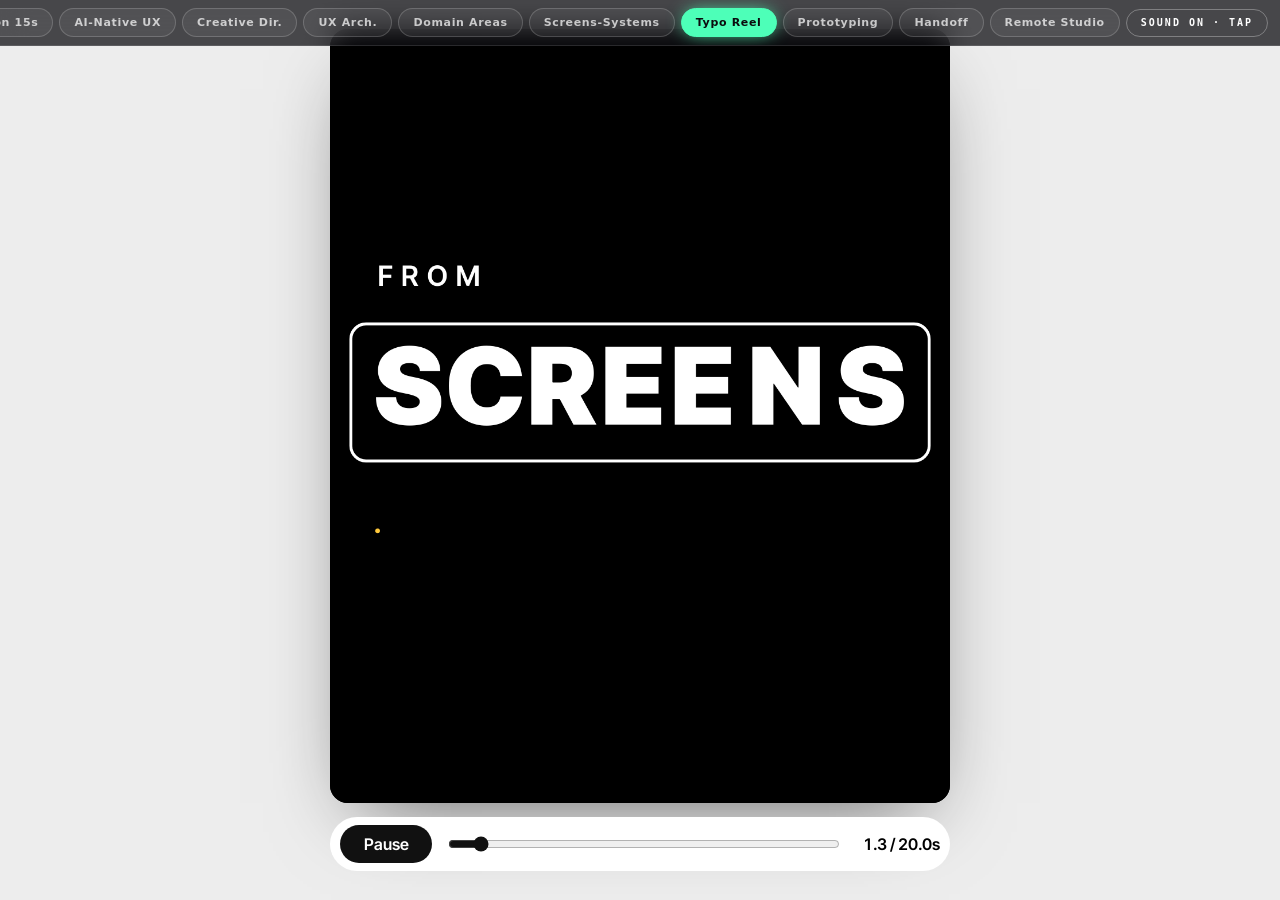
<file: typographic-reel-20s.html>
﻿<!DOCTYPE html>
<html lang="en">
<head>
<!-- PT-SEO -->
<meta name="description" content="A 20-second type-only motion identity in vertical 4:5: from screens to systems, by Venkatesh Ammireddy." />
<link rel="canonical" href="https://venkateshcreations.github.io/About_Me/typographic-reel-20s.html" />
<meta name="theme-color" content="#0b0b0e" />
<meta property="og:type" content="website" />
<meta property="og:url" content="https://venkateshcreations.github.io/About_Me/typographic-reel-20s.html" />
<meta property="og:title" content="Typographic Reel (20s) — Venkatesh Ammireddy | Screens to Systems" />
<meta property="og:description" content="A 20-second type-only motion identity in vertical 4:5: from screens to systems, by Venkatesh Ammireddy." />
<meta property="og:image" content="https://venkateshcreations.github.io/portfolio/assets/profile.jpg" />
<meta property="twitter:card" content="summary_large_image" />
<meta property="twitter:title" content="Typographic Reel (20s) — Venkatesh Ammireddy | Screens to Systems" />
<meta property="twitter:description" content="A 20-second type-only motion identity in vertical 4:5: from screens to systems, by Venkatesh Ammireddy." />
<meta property="twitter:image" content="https://venkateshcreations.github.io/portfolio/assets/profile.jpg" />
<meta charset="utf-8">
<meta name="viewport" content="width=device-width, initial-scale=1, viewport-fit=cover">
<title>Typographic Reel (20s) — Venkatesh Ammireddy | Screens to Systems</title>
<link rel="preconnect" href="https://fonts.googleapis.com">
<link rel="preconnect" href="https://fonts.gstatic.com" crossorigin>
<link href="https://fonts.googleapis.com/css2?family=Inter+Tight:wght@300;500;600;800;900&family=Instrument+Serif:ital@0;1&display=swap" rel="stylesheet">
<style>
:root{--bg:#EDEDED;--fg:#000;--bar:#fff;--acc:#111;--bf:#fff;box-sizing:border-box;padding-top:env(safe-area-inset-top,0px);padding-bottom:env(safe-area-inset-bottom,0px)}
@media (prefers-color-scheme:dark){:root:not([data-theme="light"]){--bg:#0A0A0A;--fg:#fff;--bar:#171717;--acc:#F2F2F2;--bf:#000}}
:root[data-theme="dark"]{--bg:#0A0A0A;--fg:#fff;--bar:#171717;--acc:#F2F2F2;--bf:#000}
*{box-sizing:border-box}
html,body{height:100%;margin:0}
body{background:var(--bg);color:var(--fg);font-family:"Inter Tight",system-ui,Helvetica,Arial,sans-serif;display:flex;align-items:center;justify-content:center}
main{width:min(100vw,calc((100vh - 96px) * 4 / 5));padding:12px}
.stage{aspect-ratio:4/5;width:100%;border-radius:18px;overflow:hidden;background:#000;box-shadow:0 30px 80px -30px rgba(0,0,0,.6);cursor:pointer}
canvas{display:block;width:100%;height:100%}
.ctl{display:flex;align-items:center;gap:14px;margin-top:14px;padding:8px 10px;background:var(--bar);border-radius:999px}
button{font:inherit;font-weight:600;border:0;border-radius:999px;background:var(--acc);color:var(--bf);padding:9px 20px;cursor:pointer;min-width:92px}
button:focus-visible,input:focus-visible{outline:3px solid #A259FF;outline-offset:2px}
input[type=range]{flex:1;accent-color:var(--acc);min-width:0}
output{font-variant-numeric:tabular-nums;font-weight:600;min-width:84px;text-align:right}
</style>
<link rel="stylesheet" href="tabs.css">
<link rel="icon" type="image/svg+xml" href="favicon.svg">
</head>
<body>
<main>
  <div class="stage" id="stage" aria-label="Twenty second typographic motion reel in 4:5 format: from screens to systems"><canvas id="c" width="1080" height="1350"></canvas></div>
  <div class="ctl"><button id="pp" type="button">Pause</button><input id="sc" type="range" min="0" max="20" step="0.01" value="0" aria-label="Scrub timeline"><output id="tm">0.0 / 20.0s</output></div>
</main>
<script>
const NAME="Venkatesh Ammireddy",ROLE="UX Creative Director × Product UX Architect × Design Engineer"; // edit me
const W=1080,H=1350,DUR=20,FPS=30;
const cv=document.getElementById('c'),ctx=cv.getContext('2d');
const F={red:'#F24E1E',or:'#FF7262',yel:'#FFC93C',gr:'#0ACF83',teal:'#00BFD8',bl:'#1ABCFE',ind:'#5B6CFF',pu:'#A259FF',pink:'#FF4D8D'},FC=[F.red,F.or,F.yel,F.gr,F.teal,F.bl,F.ind,F.pu,F.pink];
const D='"Inter Tight","Helvetica Neue",Arial,sans-serif',SER='"Instrument Serif",Georgia,serif';
const clamp=(x,a=0,b=1)=>Math.min(b,Math.max(a,x)),p=(t,a,b)=>clamp((t-a)/(b-a)),lerp=(a,b,k)=>a+(b-a)*k;
const E={out:x=>1-Math.pow(1-x,4),in:x=>x*x*x,io:x=>x<.5?4*x*x*x:1-Math.pow(-2*x+2,3)/2,expo:x=>x>=1?1:1-Math.pow(2,-10*x),back:x=>{const c=1.70158,d=c+1;return 1+d*Math.pow(x-1,3)+c*Math.pow(x-1,2)}};
const hx=h=>[1,3,5].map(i=>parseInt(h.slice(i,i+2),16));
const mix=(a,b,k)=>{const A=hx(a),B=hx(b);return`rgb(${A.map((v,i)=>Math.round(lerp(v,B[i],clamp(k)))).join(',')})`};
/* ---- type engine ---- */
let cwc={};
const fnt=(w,f,it,s)=>`${it?'italic ':''}${w} ${s}px ${f}`;
const cw=(ch,w,f,it)=>{const k=f+w+it+ch;if(cwc[k]===undefined){ctx.font=fnt(w,f,it,100);cwc[k]=ctx.measureText(ch).width/100}return cwc[k]};
const lw=(l,s,tr,w,f,it)=>{let a=0,n=0;for(const ch of l){a+=cw(ch,w,f,it)*s;n++}return a+tr*s*(n-1)};
const fit=(L,tr,w,f,mw,ms,it)=>{let m=1;for(const x of[].concat(L))m=Math.max(m,lw(x,100,tr,w,f,it));return Math.min(ms,100*mw/m)};
function glyph(ch,cx,cy,s){
  if(s.a<=.004)return;const G=ctx.globalAlpha;
  const d=(ox,al,col,comp)=>{ctx.save();ctx.globalAlpha=clamp(al)*G;if(comp)ctx.globalCompositeOperation=comp;ctx.translate(cx+(s.dx||0)+ox,cy+(s.dy||0));ctx.rotate(s.rot||0);const k=s.sc||1;ctx.scale(k,k*(s.sy===undefined?1:s.sy));ctx.fillStyle=col;ctx.fillText(ch,0,0);ctx.restore()};
  if(s.split){d(-s.split,s.a*.7,F.red,'lighter');d(s.split,s.a*.7,F.bl,'lighter')}
  if(s.bx){d(s.bx,s.a*.16,s.col||'#fff');d(s.bx*.5,s.a*.28,s.col||'#fff')}
  d(0,s.a,s.col||'#fff');
}
function put(L,o,fn){
  const{x,y,size,tr=0,w=800,al='c',lh=1,f=D,it=false}=o;
  ctx.font=fnt(w,f,it,size);ctx.textAlign='center';ctx.textBaseline='middle';
  const ws=L.map(l=>lw(l,size,tr,w,f,it)),mx=Math.max(...ws);let gi=0;
  L.forEach((l,li)=>{const c=[...l];let cur=al==='c'?x-ws[li]/2:x;const yy=y+li*size*lh;
    c.forEach((ch,i)=>{const wd=cw(ch,w,f,it)*size,cx=cur+wd/2;cur+=wd+tr*size;if(ch!==' ')glyph(ch,cx,yy,fn({li,i,n:c.length,gi,ch,cx}));gi++})});
  return{x0:al==='c'?x-mx/2:x,w:mx};
}
function arrow(x1,y,x2,lwid,col,k){ctx.save();ctx.strokeStyle=col;ctx.lineWidth=lwid;ctx.lineCap='round';ctx.lineJoin='round';const x=lerp(x1,x2,k),h=lwid*2.6;
  ctx.beginPath();ctx.moveTo(x1,y);ctx.lineTo(x,y);if(k>.9){ctx.moveTo(x2-h,y-h);ctx.lineTo(x2,y);ctx.lineTo(x2-h,y+h)}ctx.stroke();ctx.restore()}
function rr(x,y,w,h,r){r=Math.max(0,Math.min(r,w/2,h/2));ctx.beginPath();ctx.moveTo(x+r,y);ctx.arcTo(x+w,y,x+w,y+h,r);ctx.arcTo(x+w,y+h,x,y+h,r);ctx.arcTo(x,y+h,x,y,r);ctx.arcTo(x,y,x+w,y,r);ctx.closePath()}

/* ===== 1. FROM SCREENS -> TO SYSTEMS (letter roll) ===== */
function s1(t){
  ctx.fillStyle='#000';ctx.fillRect(0,0,W,H);
  [[F.pink,1.75],[F.yel,1.9],[F.pu,2.05]].forEach(([c,s0])=>{ctx.fillStyle=c;ctx.beginPath();ctx.arc(W/2,H*.47,E.io(p(t,s0,s0+1))*1500,0,7);ctx.fill()});
  const z=1+.04*p(t,0,3.3);ctx.save();ctx.translate(W/2,H/2);ctx.scale(z,z);ctx.translate(-W/2,-H/2);
  const A='SCREENS',B='SYSTEMS',size=fit([A],0,900,D,840,250),y=H*.47,gap=size*.02;
  const ws=[...A].map((a,i)=>Math.max(cw(a,900,D,false),cw(B[i],900,D,false))*size),tot=ws.reduce((a,b)=>a+b,0)+gap*6;
  const fk=E.expo(p(t,.5,1.1)),fm=E.io(p(t,1.7,2.5));
  ctx.save();ctx.globalAlpha=fk;ctx.strokeStyle='#fff';ctx.lineWidth=5;rr(W/2-tot/2-40,y-size*.64,tot+80,size*1.28,lerp(26,size*.64,fm));ctx.stroke();ctx.restore();
  put(['FROM'],{x:90,y:y-size*.64-80,size:48,tr:.3,w:600,al:'l'},g=>{const k=E.expo(clamp((t-.2-g.gi*.04)/.5));return{a:k,dy:(1-k)*30}});
  ctx.save();ctx.beginPath();ctx.rect(0,y-size*.64,W,size*1.28);ctx.clip();ctx.font=fnt(900,D,false,size);ctx.textAlign='center';ctx.textBaseline='middle';
  let x=W/2-tot/2;
  [...A].forEach((a,i)=>{const k=E.expo(p(t,1.9+i*.07,2.6+i*.07)),n=E.expo(p(t,.3+i*.05,.9+i*.05)),cx=x+ws[i]/2;x+=ws[i]+gap;
    glyph(a,cx,y,{a:n*(1-k),dy:(1-n)*size*.8-k*size*1.2});glyph(B[i],cx,y,{a:k,dy:(1-k)*size*1.2})});
  ctx.restore();
  const ay=y+size*.64+120,ak=E.io(p(t,1.3,1.9));arrow(90,ay,450,8,F.yel,ak);
  put(['TO'],{x:490,y:ay,size:84,w:800,al:'l'},g=>{const k=E.expo(clamp((t-1.8-g.gi*.05)/.4));return{a:k,dx:(1-k)*-40,col:F.yel}});
  ctx.restore();
}

/* ===== 2. OLD PROCESS: slow, light, heavy ===== */
const WD=['Idea','Wireframe','UI','Prototype','Handoff','Engineering'],TS=[3.7,4.25,4.8,5.35,5.9,6.7],WY=i=>350+i*135;
function s2(t){
  const u=t-3.2;ctx.fillStyle='#E9E9E9';ctx.fillRect(0,0,W,H);
  const z=1+.03*p(t,3.2,7.7);ctx.save();ctx.translate(W/2,H/2);ctx.scale(z,z);ctx.translate(-W/2,-H/2);
  put(['OLD PROCESS'],{x:90,y:150,size:fit(['OLD PROCESS'],0,900,D,900,80),w:900,al:'l'},g=>{const k=E.out(clamp((u-.1-g.gi*.04)/.8));return{a:k,dy:(1-k)*30,col:'#111'}});
  {const bw=lw('Traditional Slow Design:',40,.02,300,D);ctx.fillStyle=F.yel;rr(76,194,(bw+28)*E.out(p(u,.3,.9)),56,10);ctx.fill()}
  put(['Traditional Slow Design:'],{x:90,y:222,size:40,w:300,al:'l',tr:.02},g=>({a:E.out(clamp((u-.5-g.gi*.02)/.8)),col:'#111'}));
  let ly=0;for(let i=1;i<6;i++)ly+=135*E.io(p(t,TS[i]-.35,TS[i]));
  if(t>TS[0]){ctx.strokeStyle='#BDBDBD';ctx.lineWidth=5;ctx.lineCap='round';ctx.beginPath();ctx.moveTo(62,WY(0));ctx.lineTo(62,WY(0)+ly);ctx.stroke();
    WD.forEach((_,i)=>{const k=E.back(p(t,TS[i]-.1,TS[i]+.3));if(k>0){ctx.fillStyle=FC[i];ctx.beginPath();ctx.arc(62,WY(i),13*k,0,7);ctx.fill()}});
    ctx.strokeStyle='#111';ctx.lineWidth=4;ctx.beginPath();ctx.arc(62,WY(0)+ly,21,0,7);ctx.stroke()}
  WD.forEach((w,i)=>{
    put([w],{x:110,y:WY(i),size:120,w:300,al:'l',tr:lerp(0,.05,E.out(p(t,TS[i],TS[i]+1.4)))},g=>{
      const k=E.out(clamp((t-TS[i]-g.i*.05)/.5)),dim=i<5?E.io(p(t,TS[i+1],TS[i+1]+.5)):0,cr=i==4?E.out(p(t,6.1,6.35)):0;
      return{a:k,dy:(1-k)*24+(i==4?(g.i%2?1:-1)*cr*16:0),col:mix('#111111','#A0A0A0',dim)}});
  });
  const cr=E.out(p(t,6.1,6.35));if(cr>0){ctx.strokeStyle=`rgba(242,78,30,${.55+.45*Math.sin(t*14)})`;ctx.lineWidth=7;ctx.lineCap='round';ctx.beginPath();ctx.moveTo(110,WY(4)+66);ctx.lineTo(110+860*cr,WY(4)+66);ctx.stroke()}
  ctx.restore();
}

/* ===== 4. NEW PROCESS: hi-speed word cards, justified stack ===== */
const LBL=[['Context'],['Rules'],['AI Agentic','Implementation'],['Live','Interface'],['Test'],['Iterate'],['Engineering']];
const CBG=[F.bl,F.pu,F.red,F.gr,F.yel,F.pink,F.ind],CFG=['#000','#fff','#fff','#000','#000','#000','#fff'];
function card(i,tc){
  const k=E.expo(clamp(tc/.3));ctx.save();ctx.beginPath();const m=i%3;
  if(m==0)ctx.rect(0,0,W*k,H);else if(m==1)ctx.rect(0,H*(1-k),W,H*k+1);else ctx.arc(W/2,H/2,k*1100,0,7);ctx.clip();
  ctx.fillStyle=CBG[i];ctx.fillRect(0,0,W,H);
  const L=LBL[i],size=fit(L,0,900,D,880,i==2?150:330),e=E.expo(clamp((tc-.04)/.32));
  put(L,{x:W/2,y:H/2-(L.length-1)*size*.48,size,w:900,lh:.96},g=>{
    const st={a:clamp(e*3),col:CFG[i]};
    switch(i){case 0:st.dx=(1-e)*W*.6;st.bx=(1-e)*160;break;case 1:st.sc=lerp(3,1,e);break;case 2:st.dy=-(1-e)*H*.4-(g.gi%2?30:0);break;
      case 3:st.sy=Math.cos((1-e)*1.4);break;case 4:st.dy=(1-E.expo(clamp((tc-.04-g.i*.03)/.3)))*size;break;case 5:st.rot=(1-e)*-.5;st.sc=lerp(.6,1,e);break;case 6:st.sc=lerp(1.6,1,e);st.bx=(1-e)*60}
    return st});
  ctx.restore();
}
function s4(t){
  const u=t-7.8;ctx.fillStyle='#000';ctx.fillRect(0,0,W,H);
  const hs=fit(['NEW PROCESS'],0,900,D,900,170);
  put(['NEW PROCESS'],{x:90,y:560,size:hs,w:900,al:'l'},g=>{const k=E.expo(clamp((u-.05-g.gi*.03)/.5)),ex=E.in(clamp((u-1+g.gi*0-.0)/.3));return{a:k*(1-ex),dy:(1-k)*80-ex*260,col:FC[g.i%FC.length],split:(1-k)*14}});
  put(['AI-native Hi-Speed Design:'],{x:90,y:560+hs*.85,size:46,w:500,al:'l',tr:.01},g=>{const k=E.expo(clamp((u-.35-g.gi*.012)/.5)),ex=E.in(clamp((u-1)/.3));return{a:k*(1-ex),dy:(1-k)*30-ex*260,col:F.yel}});
  for(let i=0;i<7;i++){const c0=1+i*.44,tc=u-c0;if(tc>=0&&(i==6||u<c0+.44+.4)&&u<4.3)card(i,tc)}
  if(u>=4){
    ctx.save();ctx.beginPath();ctx.arc(W/2,H/2,E.expo(p(u,4,4.35))*1500,0,7);ctx.clip();ctx.fillStyle='#000';ctx.fillRect(0,0,W,H);
    const sz=LBL.map(l=>fit([l.join(' ')],0,900,D,900,150)),tot=sz.reduce((a,b)=>a+b*.98,0);let y=(H-tot)/2;
    const hl=u>5?Math.floor(((u-5)*8)%7):-1;
    LBL.forEach((l,j)=>{const s=sz[j],yy=y+s*.5;y+=s*.98;const st=4.1+j*.09,ex=E.in(p(u,5.45+j*.03,5.75+j*.03));
      put([l.join(' ')],{x:90,y:yy,size:s,w:900,al:'l'},g=>{const k=E.expo(clamp((u-st-g.i*.006)/.3));return{a:k,dx:(j%2?1:-1)*(1-k)*W*.5-ex*W,col:hl==j?'#fff':FC[j%FC.length],bx:(1-k)*80}})});
    ctx.restore();
  }
}

/* ===== 5. The difference is significant (type race) ===== */
function row(words,y,size,w,speed,t,cols,al){
  ctx.save();ctx.globalAlpha*=al;ctx.font=fnt(w,D,false,size);ctx.textAlign='left';ctx.textBaseline='middle';
  const gap=size*.8;let tot=0;const ms=words.map(s=>{const m=ctx.measureText(s).width;tot+=m+gap;return m});
  const off=-((t*speed)%tot);for(let rep=0;rep<3;rep++){let x=off+rep*tot;words.forEach((s,i)=>{ctx.fillStyle=cols[i%cols.length];ctx.fillText(s,x,y);x+=ms[i]+gap})}ctx.restore();
}
function s5(t){
  const u=t-13.3;ctx.fillStyle='#000';ctx.fillRect(0,0,W,H);
  const z=1+.05*p(t,13.3,17);ctx.save();ctx.translate(W/2,H/2);ctx.scale(z,z);ctx.translate(-W/2,-H/2);
  const a1=E.out(p(u,.1,.6));
  put(['OLD PROCESS'],{x:90,y:210,size:30,w:600,al:'l',tr:.3},()=>({a:a1,col:'#8C8C8C'}));
  row(['Idea','Wireframe','UI','Prototype','Handoff','Engineering'],290,80,300,45,t,['#8C8C8C'],a1);
  put(['NEW PROCESS'],{x:90,y:1000,size:30,w:600,al:'l',tr:.3},()=>({a:a1,col:F.gr}));
  row(['Context','Rules','AI Agentic Implementation','Live Interface','Test','Iterate','Engineering'],1100,110,900,1500,t,FC,a1*.35);
  row(['Context','Rules','AI Agentic Implementation','Live Interface','Test','Iterate','Engineering'],1100,110,900,1400,t,FC,a1);
  const s1=fit(['The difference'],0,400,SER,880,150,true),s2=fit(['is significant.'],0,900,D,880,130);
  put(['The difference'],{x:W/2,y:590,size:s1,w:400,f:SER,it:true},g=>{const k=E.expo(clamp((u-.2-g.gi*.03)/.5));return{a:k,dy:(1-k)*70}});
  {const ly=590+s1*.62+s2*.5,bw=lw('is significant.',s2,0,900,D)+70,k=E.out(p(u,.5,1));ctx.fillStyle=F.yel;rr(W/2-bw*k/2,ly-s2*.58,bw*k,s2*1.16,16);ctx.fill()}
  put(['is significant.'],{x:W/2,y:590+s1*.62+s2*.5,size:s2,w:900},g=>{const k=E.expo(clamp((u-.6-g.gi*.03)/.35));return{a:k,sc:lerp(2.4,1,k),col:'#000'}});
  ctx.restore();
}

/* ===== 6. Behaviour statement + lockup ===== */
function s6(t){
  const u=t-16.3;ctx.fillStyle='#000';ctx.fillRect(0,0,W,H);
  const z=1+.04*p(t,16.3,20);ctx.save();ctx.translate(W/2,H/2);ctx.scale(z,z);ctx.translate(-W/2,-H/2);
  const L1=['No longer designing','only what the','interface looks like.'],s1=fit(L1,0,400,SER,880,86,true),dim=E.io(p(u,1,1.4));
  put(L1,{x:W/2,y:lerp(330,250,dim),size:s1,w:400,f:SER,it:true,lh:1.05},g=>{const k=E.expo(clamp((u+.1-g.gi*.012)/.5));return{a:k*(1-.65*dim),dy:(1-k)*30,col:'#fff'}});
  const L2=['I will define','how the interface','behaves.'],sz=L2.map((l,j)=>fit([l],0,900,D,880,j==2?250:140));let y=lerp(560,520,1);
  const sw=lerp(-200,W+200,E.io(p(u,1.9,2.6)));
  L2.forEach((l,j)=>{const s=sz[j],yy=y+s*.5;y+=s*.96;
    put([l],{x:W/2,y:yy,size:s,w:900},g=>{const k=E.expo(clamp((u-1-j*.25-g.i*.02)/.45)),b=Math.max(0,1-Math.abs(g.cx-sw)/160);
      return{a:k,dy:(1-k)*s*.6,sc:lerp(1.3,1,k),col:j==2?mix(FC[g.i%FC.length],'#FFFFFF',b):j==0?F.yel:F.teal,split:(1-k)*16}})});
  const na=E.out(p(u,2.1,2.7));
  put([NAME],{x:W/2,y:1130,size:58,w:800},g=>({a:na,dy:(1-na)*20}));
  const rs=fit([ROLE],0,500,D,900,28);
  put([ROLE],{x:W/2,y:1195,size:rs,w:500},g=>({a:E.out(clamp((u-2.4-g.gi*.01)/.4)),col:g.ch==='×'?F.or:'#9A9A9A'}));
  FC.forEach((c,i)=>{const k=E.out(p(u,2.4+i*.05,2.9+i*.05)),sw9=900/FC.length;ctx.fillStyle=c;ctx.fillRect(90+i*sw9,1262,sw9*k,12)});
  ctx.restore();
}

/* ===== compositor ===== */
function draw(t){
  const q=Math.min(DUR*FPS-1,Math.floor(t*FPS+1e-6))/FPS;ctx.setTransform(1,0,0,1,0,0);ctx.globalAlpha=1;
  if(q<3.7)s1(q);
  if(q>=3&&q<7.8){ctx.save();const k=p(q,3,3.6);if(k<1){ctx.beginPath();for(let b=0;b<12;b++){const r=E.out(p(k,b*.04,b*.04+.5));ctx.rect(0,b*H/12,W*r,H/12+1)}ctx.clip()}s2(q);ctx.restore()}
  if(q>=7.8&&q<13.9)s4(q);
  if(q>=7&&q<8.7)for(let i=0;i<9;i++){const g=E.out(p(q,7+i*.035,7.45+i*.035)),sh=E.io(p(q,7.9+i*.035,8.3+i*.035));ctx.fillStyle=FC[i];ctx.fillRect(i*W/9,H*sh,W/9+1,H*(g-sh))}
  if(q>=13.2&&q<17.1){ctx.save();const k=p(q,13.2,13.9);if(k<1){ctx.beginPath();ctx.arc(W/2,H,E.io(k)*1900,0,7);ctx.clip()}s5(q);ctx.restore()}
  if(q>=16.3){ctx.save();const k=p(q,16.3,17);if(k<1){ctx.beginPath();ctx.arc(W/2,H/2,E.io(k)*1300,0,7);ctx.clip()}s6(q);ctx.restore()}
  const fo=E.io(p(q,19.5,19.95));if(fo>0){ctx.fillStyle=`rgba(0,0,0,${fo})`;ctx.fillRect(0,0,W,H)}
}

/* ===== player ===== */
const pp=document.getElementById('pp'),sl=document.getElementById('sc'),tm=document.getElementById('tm');
let t=0,playing=!matchMedia('(prefers-reduced-motion: reduce)').matches,last=performance.now();
function loop(now){const dt=Math.min(.05,(now-last)/1000);last=now;if(playing){t+=dt;if(t>=DUR)t=0}draw(t);pp.textContent=playing?'Pause':'Play';sl.value=t;tm.textContent=t.toFixed(1)+' / 20.0s';requestAnimationFrame(loop)}
pp.onclick=()=>{playing=!playing};document.getElementById('stage').onclick=()=>{playing=!playing};
sl.oninput=()=>{t=parseFloat(sl.value)};
addEventListener('keydown',e=>{if(e.code==='Space'&&e.target===document.body){e.preventDefault();playing=!playing}});
const go=()=>{cwc={};last=performance.now();requestAnimationFrame(loop)};
Promise.race([Promise.all([document.fonts.load('900 100px "Inter Tight"'),document.fonts.load('800 100px "Inter Tight"'),document.fonts.load('300 100px "Inter Tight"'),document.fonts.load('500 100px "Inter Tight"'),document.fonts.load('600 100px "Inter Tight"'),document.fonts.load('italic 400 100px "Instrument Serif"')]),new Promise(r=>setTimeout(r,2500))]).then(go,go);
</script>
<script src="tabs.js" defer></script>
</body>
</html>
</file>
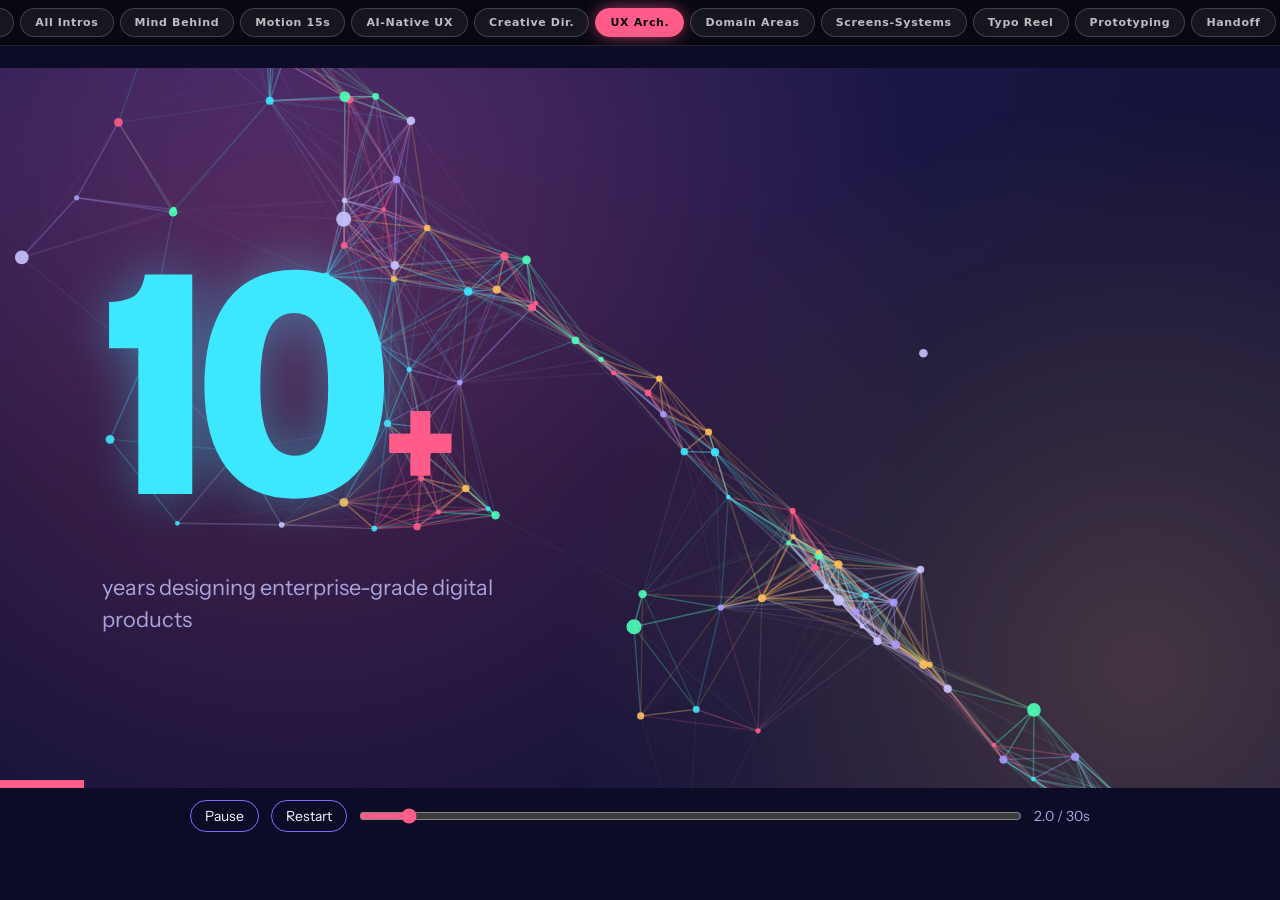
<file: ux-architecture-showreel-30s.html>
﻿<!DOCTYPE html>
<html lang="en"><head>
<!-- PT-SEO -->
<meta name="description" content="A 30-second tour of UX architecture: dashboards, systems and enterprise product design by Venkatesh Ammireddy." />
<link rel="canonical" href="https://venkateshcreations.github.io/About_Me/ux-architecture-showreel-30s.html" />
<meta name="theme-color" content="#0b0b0e" />
<meta property="og:type" content="website" />
<meta property="og:url" content="https://venkateshcreations.github.io/About_Me/ux-architecture-showreel-30s.html" />
<meta property="og:title" content="UX Architecture Showreel (30s) — Venkatesh Ammireddy" />
<meta property="og:description" content="A 30-second tour of UX architecture: dashboards, systems and enterprise product design by Venkatesh Ammireddy." />
<meta property="og:image" content="https://venkateshcreations.github.io/portfolio/assets/profile.jpg" />
<meta property="twitter:card" content="summary_large_image" />
<meta property="twitter:title" content="UX Architecture Showreel (30s) — Venkatesh Ammireddy" />
<meta property="twitter:description" content="A 30-second tour of UX architecture: dashboards, systems and enterprise product design by Venkatesh Ammireddy." />
<meta property="twitter:image" content="https://venkateshcreations.github.io/portfolio/assets/profile.jpg" /><meta charset="utf-8">
<meta name="viewport" content="width=device-width, initial-scale=1, viewport-fit=cover">
<title>UX Architecture Showreel (30s) — Venkatesh Ammireddy</title>
<link href="https://fonts.googleapis.com/css2?family=Bricolage+Grotesque:opsz,wght@12..96,500;12..96,800&family=Instrument+Sans:wght@400;500&display=swap" rel="stylesheet">
<style>
:root{--bg:#15133b;--ink:#f5f3ff;--dim:#a9a4dd;--pink:#ff5c8a;--vio:#7c6cff;--line:#3a3770;--cy:#3de8ff;--mn:#4dffb8;--am:#ffc15a;box-sizing:border-box;padding-top:env(safe-area-inset-top,0px);padding-bottom:env(safe-area-inset-bottom,0px)}
*{box-sizing:border-box;margin:0}
html,body{height:100%;background:#0d0c26;color:var(--ink);font-family:'Instrument Sans',system-ui,sans-serif;color-scheme:dark}
body{display:flex;flex-direction:column;align-items:center;justify-content:center;gap:12px}
#stage{position:relative;width:min(100vw,calc((100vh - 70px)*16/9));aspect-ratio:16/9;background:radial-gradient(120% 100% at 20% 0%,#25205e 0%,var(--bg) 60%);overflow:hidden;container-type:size}
canvas{position:absolute;inset:0;width:100%;height:100%}
.sc{position:absolute;inset:0;display:flex;flex-direction:column;justify-content:center;padding:0 8cqw;pointer-events:none}
.d{font-family:'Bricolage Grotesque',system-ui,sans-serif;font-weight:800;line-height:.98;letter-spacing:-.03em}
.w{display:inline-block;opacity:0;transform:translateY(60%) rotate(4deg);filter:blur(8px);transition:all .25s ease-in}
.on .w{opacity:1;transform:none;filter:none;transition:all .8s cubic-bezier(.2,.9,.2,1);transition-delay:calc(var(--i)*.13s + .15s)}
.sm{font-size:1.7cqw;color:var(--dim);max-width:34cqw;line-height:1.45;margin-top:2cqw}
.pk{color:var(--pink)}.cy{color:var(--cy)}.mn{color:var(--mn)}.am{color:var(--am)}
/* s1 */
#s1 .big{font-size:26cqw}
#s1 .big small{font-size:12cqw;color:var(--pink)}#s1 .big .cy{text-shadow:0 0 4cqw #3de8ff66}
/* s2 */
#s2 .d{font-size:8.4cqw}
#s2 .d div:nth-child(2){color:var(--cy)}#s2 .d div:nth-child(3){color:var(--am)}
/* s3 dashboard */
#s3{align-items:flex-end;text-align:right;padding-right:7cqw}
#s3 .d{font-size:6cqw;position:relative;z-index:2;max-width:38cqw;padding:1cqw 0 1cqw 3cqw;text-shadow:0 0 1.6cqw #15133b,0 0 3.2cqw #15133b}
.ui{position:absolute;left:6cqw;top:12cqh;width:52cqw;height:76cqh;display:grid;grid-template:12% 1fr 1fr/16% 1fr 1fr 1fr;gap:1.1cqw}
.ui>div{border:1.5px solid var(--vio);border-radius:.8cqw;background:#7c6cff1f;transform:scale(.7);opacity:0;transition:all .3s ease-in;position:relative;overflow:hidden}
.on .ui>div{transform:none;opacity:1;transition:all .7s cubic-bezier(.2,.9,.2,1);transition-delay:calc(var(--i)*.12s + .2s)}
.ui .a{grid-area:1/1/4/2}.ui .b{grid-area:1/2/2/5;border-color:var(--pink);background:#ff5c8a22}.ui .c{grid-area:2/2/4/4}.ui .e{grid-area:2/4/3/5}.ui .f{grid-area:3/4/4/5}
.ui .c i{position:absolute;bottom:0;width:11%;background:var(--bc,var(--pink));border-radius:.4cqw .4cqw 0 0;height:0;transition:height 1s cubic-bezier(.2,.9,.2,1) 1.2s}
.on .ui .c i{height:var(--h)}.ui .a{border-color:#a99bff;background:#a99bff22}.ui .c{border-color:var(--cy);background:#3de8ff1a}.ui .e{border-color:var(--mn);background:#4dffb81a}.ui .f{border-color:var(--am);background:#ffc15a1a}
.ui .e::after,.ui .f::after{content:"";position:absolute;left:12%;right:12%;top:30%;height:8%;border-radius:9px;background:var(--dim);opacity:.6;box-shadow:0 2.2cqw 0 var(--dim),0 4.4cqw 0 var(--dim)}
/* s4 */
#s4 .d{font-size:6.4cqw;max-width:60cqw}
#s4 .l1{color:var(--dim);font-size:3.6cqw;margin-bottom:1.5cqw;font-weight:500}
/* s5 */
#s5{align-items:center;text-align:center;padding:0}
#s5 .core{position:absolute;left:50%;top:50%;transform:translate(-50%,-50%);font-size:5.4cqw;text-align:center}
.rl{position:absolute;font-size:1.9cqw;font-weight:500;padding:.7cqw 1.6cqw;border-radius:99px;background:var(--bg);border:1.5px solid var(--c,var(--pink));box-shadow:0 0 1.4cqw color-mix(in srgb,var(--c,var(--pink)) 45%,transparent);transform:translate(-50%,-50%) scale(.6);opacity:0;transition:all .3s}
.on .rl{opacity:1;transform:translate(-50%,-50%);transition:all .7s cubic-bezier(.2,.9,.2,1);transition-delay:calc(var(--i)*.25s + .6s)}
/* s6 */
#s6{align-items:center;text-align:center}
#s6 .d{font-size:6.6cqw}
#s6 .sm{max-width:none;margin-top:2.4cqw;font-size:2.2cqw;color:var(--ink)}
#pg{position:absolute;left:0;bottom:0;height:.6cqw;width:0;z-index:5}
#bar{width:min(92vw,900px);display:flex;gap:12px;align-items:center;font-size:14px;color:var(--dim)}
#bar button{background:none;border:1.5px solid var(--vio);color:var(--ink);border-radius:99px;padding:6px 14px;font:inherit;cursor:pointer}
#bar button:focus-visible,#sc:focus-visible{outline:2px solid var(--pink);outline-offset:2px}
#sc{flex:1;accent-color:var(--pink)}
@media (prefers-reduced-motion:reduce){.w,.ui>div,.rl{transition-duration:.01s!important}}
</style><link rel="stylesheet" href="tabs.css">
<link rel="icon" type="image/svg+xml" href="favicon.svg">
</head><body>
<div id="stage">
<canvas id="cv"></canvas><div id="pg"></div>
<section class="sc" id="s1"><div class="d big"><span class="w cy" style="--i:0">13</span><small class="w" style="--i:1">+</small></div><p class="sm w" style="--i:3">years designing enterprise-grade digital products</p></section>
<section class="sc" id="s2"><div class="d"><div><span class="w" style="--i:0">AI-native</span></div><div><span class="w" style="--i:2">UX architecture</span></div><div><span class="w" style="--i:4">and product design</span></div><div><span class="w pk" style="--i:6">leadership.</span></div></div></section>
<section class="sc" id="s3"><div class="ui"><div class="a" style="--i:0"></div><div class="b" style="--i:1"></div><div class="c" style="--i:2"><i style="left:8%;--h:35%;--bc:#ff5c8a"></i><i style="left:26%;--h:55%;--bc:#ffc15a"></i><i style="left:44%;--h:42%;--bc:#4dffb8"></i><i style="left:62%;--h:75%;--bc:#3de8ff"></i><i style="left:80%;--h:90%;--bc:#a99bff"></i></div><div class="e" style="--i:3"></div><div class="f" style="--i:4"></div></div>
<div class="d"><span class="w" style="--i:3">Shaping</span> <span class="w mn" style="--i:4">enterprise-grade</span> <span class="w pk" style="--i:5">SaaS</span> <span class="w cy" style="--i:6">ecosystems.</span></div></section>
<section class="sc" id="s4"><div class="d l1"><span class="w" style="--i:0">Complex business and functional requirements</span></div><div class="d"><span class="w" style="--i:2">become</span> <span class="w pk" style="--i:3">intuitive,</span> <span class="w cy" style="--i:4">scalable,</span> <span class="w am" style="--i:5">high-impact</span> <span class="w mn" style="--i:6">experience.</span></div></section>
<section class="sc" id="s5"><div class="d core"><span class="w cy" style="--i:0">UX</span><br><span class="w pk" style="--i:1">strategy</span></div>
<span class="rl" style="--i:0;--c:#ff5c8a;left:50%;top:13%">Product owners</span><span class="rl" style="--i:1;--c:#3de8ff;left:84%;top:50%">Engineering heads</span><span class="rl" style="--i:2;--c:#4dffb8;left:50%;top:87%">Directors</span><span class="rl" style="--i:3;--c:#ffc15a;left:16%;top:50%">Executive stakeholders</span></section>
<section class="sc" id="s6"><div class="d"><span class="w cy" style="--i:0">Defining strategy.</span><br><span class="w pk" style="--i:2">Delivering impact.</span></div><p class="sm w" style="--i:4">AI-native UX architecture · 13+ years · SaaS</p></section>
</div>
<div id="bar"><button id="pp" aria-label="Play or pause">Pause</button><button id="rs">Restart</button><input id="sc" type="range" min="0" max="30" step="0.01" value="0" aria-label="Timeline"><span id="tm">0.0 / 30s</span></div>
<script>
const T=30,sc=[[0,4.5,'s1'],[4.5,10.5,'s2'],[10.5,16.5,'s3'],[16.5,22,'s4'],[22,27,'s5'],[27,30,'s6']];
const el=Object.fromEntries(sc.map(s=>[s[2],document.getElementById(s[2])]));
// particle modes: 0 scatter, 1 grid, 2 ring
const keys=[[0,0],[2,0],[4.5,1],[10,1],[16.5,0],[17.5,0],[20,1],[22,1],[23.5,2],[26.5,2],[28.5,1],[30,1]];
const cv=document.getElementById('cv'),cx=cv.getContext('2d');
const COLS=14,ROWS=8,N=COLS*ROWS;
const P=[...Array(N)].map((_,i)=>({a:Math.random()*6.28,r:.12+Math.random()*.4,s:(Math.random()-.5)*.5,c:i%COLS,r2:Math.floor(i/COLS)}));
let W,H;function fit(){const r=cv.getBoundingClientRect(),d=devicePixelRatio||1;W=cv.width=r.width*d;H=cv.height=r.height*d}
addEventListener('resize',fit);fit();
const ss=x=>x*x*(3-2*x);
function pos(i,m,t){const p=P[i];
 if(m==0)return[W/2+Math.cos(p.a+t*p.s)*p.r*W*1.1,H/2+Math.sin(p.a*1.3+t*p.s*1.4)*p.r*H*1.6];
 if(m==1)return[W*(.1+.8*p.c/(COLS-1)),H*(.12+.76*p.r2/(ROWS-1))];
 const R=(i%2?.3:.19)*H*1.7,an=i/N*6.283*2+t*.15*(i%2?1:-1);return[W/2+Math.cos(an)*R*1.0,H/2+Math.sin(an)*R]}
const PAL=['#c9c4ff','#ff5c8a','#3de8ff','#4dffb8','#ffc15a','#a99bff'],PR=['201,196,255','255,92,138','61,232,255','77,255,184','255,193,90','169,155,255'];
const ACC=[[255,92,138],[61,232,255],[77,255,184],[255,193,90],[169,155,255],[255,92,138]];
let t=0,playing=true,last=performance.now();
function sidx(){const i=sc.findIndex(s=>t>=s[0]&&t<s[1]);return i<0?5:i}
function accent(){const i=sidx(),k=Math.min(1,(t-sc[i][0])/.8),pv=ACC[Math.max(0,i-1)],c=ACC[i];return c.map((v,j)=>Math.round(pv[j]+(v-pv[j])*ss(k)))}
function drawFx(){
 const i=sidx(),a=accent(),b=ACC[(i+3)%6],fd=Math.min(1,t/1.2);
 [[W*(.18+.06*Math.sin(t*.5)),H*(.25+.05*Math.cos(t*.4)),W*.5,a,.26],[W*(.86+.05*Math.cos(t*.45)),H*(.8+.05*Math.sin(t*.35)),W*.45,b,.2]].forEach(([x,y,r,c,al])=>{
  const g=cx.createRadialGradient(x,y,0,x,y,r);g.addColorStop(0,`rgba(${c},${al*fd})`);g.addColorStop(1,`rgba(${c},0)`);cx.fillStyle=g;cx.fillRect(0,0,W,H)});
 const u=t-sc[i][0];if(i>0&&u<1){cx.strokeStyle=`rgba(${a},${(1-u)*.7})`;cx.lineWidth=W/160*(1-u);cx.beginPath();cx.arc(W/2,H/2,Math.max(0,u*W*.75),0,6.283);cx.stroke()}
}
const pp=document.getElementById('pp'),slider=document.getElementById('sc'),tm=document.getElementById('tm');
function frame(now){const dt=(now-last)/1000;last=now;if(playing){t+=dt;if(t>=T)t=0}
 render();requestAnimationFrame(frame)}
function render(){
 sc.forEach(s=>el[s[2]].classList.toggle('on',t>=s[0]&&t<s[1]));
 // counter in s1
 const n=Math.round(13*Math.min(1,Math.max(0,(t-.2)/2.2)));const w=document.querySelector('#s1 .big .w');if(w)w.textContent=n;
 // particles
 let k=0;while(k<keys.length-2&&t>=keys[k+1][0])k++;
 const a=keys[k],b=keys[k+1],f=ss(Math.min(1,Math.max(0,(t-a[0])/(b[0]-a[0]))));
 cx.clearRect(0,0,W,H);drawFx();const pts=[];
 const fade=t<1?t:1;
 for(let i=0;i<N;i++){const A=pos(i,a[1],t),B=pos(i,b[1],t);pts.push([A[0]+(B[0]-A[0])*f,A[1]+(B[1]-A[1])*f])}
 const maxd=(a[1]==1&&b[1]==1?.1:.14)*W;cx.lineWidth=W/900;
 for(let i=0;i<N;i++)for(let j=i+1;j<N;j++){const dx=pts[i][0]-pts[j][0],dy=pts[i][1]-pts[j][1],d=Math.hypot(dx,dy);
  if(d<maxd){cx.strokeStyle=`rgba(${PR[i%6]},${(1-d/maxd)*.55*fade})`;cx.beginPath();cx.moveTo(pts[i][0],pts[i][1]);cx.lineTo(pts[j][0],pts[j][1]);cx.stroke()}}
 for(let i=0;i<N;i++){cx.fillStyle=PAL[i%6];cx.globalAlpha=.9*fade;cx.beginPath();cx.arc(pts[i][0],pts[i][1],Math.max(0,W/420*(i%9==0?1.9:1.1)*(1+.3*Math.sin(t*3+i))),0,6.283);cx.fill()}
 cx.globalAlpha=1;
 // dim particles behind dashboard scene
 slider.value=t;tm.textContent=t.toFixed(1)+' / 30s';pp.textContent=playing?'Pause':'Play';const ac=accent(),pg=document.getElementById('pg');pg.style.width=(t/T*100)+'%';pg.style.background='rgb('+ac+')';slider.style.accentColor='rgb('+ac+')'}
pp.onclick=()=>{playing=!playing};
document.getElementById('rs').onclick=()=>{t=0;playing=true};
slider.oninput=()=>{t=+slider.value};
requestAnimationFrame(frame);
</script><script src="tabs.js" defer></script>
</body></html>
</file>
<file: tabs.css>
/* Shared tab navigation for About_Me profile intros.
   Injected into every reel HTML. Fixed top, glass, horizontally scrollable.
   z-index 9999 keeps it above full-screen canvas films. */
#profile-tabs {
  position: fixed;
  top: 0; left: 0; right: 0;
  z-index: 9999;
  display: flex;
  align-items: center;
  gap: 6px;
  padding: 8px 12px;
  padding-top: calc(8px + env(safe-area-inset-top, 0px));
  background: rgba(8, 8, 12, 0.72);
  -webkit-backdrop-filter: blur(14px);
  backdrop-filter: blur(14px);
  border-bottom: 1px solid rgba(255, 255, 255, 0.12);
  overflow-x: auto;
  overflow-y: hidden;
  scrollbar-width: none;
  -webkit-overflow-scrolling: touch;
}
#profile-tabs::-webkit-scrollbar { display: none; }
#profile-tabs .pt-brand {
  flex: 0 0 auto;
  font: 600 10px/1 ui-monospace, SFMono-Regular, Menlo, monospace;
  letter-spacing: 0.28em;
  text-transform: uppercase;
  color: rgba(255, 255, 255, 0.55);
  padding: 8px 6px 8px 2px;
  white-space: nowrap;
  user-select: none;
}
#profile-tabs a.pt-tab {
  flex: 0 0 auto;
  font: 600 11px/1 system-ui, -apple-system, "Segoe UI", sans-serif;
  letter-spacing: 0.06em;
  text-decoration: none;
  color: rgba(255, 255, 255, 0.72);
  border: 1px solid rgba(255, 255, 255, 0.18);
  background: rgba(255, 255, 255, 0.06);
  border-radius: 999px;
  padding: 8px 14px;
  white-space: nowrap;
  transition: background 0.25s, color 0.25s, border-color 0.25s;
}
#profile-tabs a.pt-tab:hover {
  background: rgba(255, 255, 255, 0.16);
  color: #fff;
}
#profile-tabs a.pt-tab.active {
  background: var(--pt-accent, #fff);
  border-color: var(--pt-accent, #fff);
  color: #0b0b0e;
  box-shadow: 0 0 18px -4px var(--pt-accent, transparent);
}
#profile-tabs button.pt-sound {
  flex: 0 0 auto;
  margin-left: auto;
  font: 600 10px/1 ui-monospace, SFMono-Regular, Menlo, monospace;
  letter-spacing: 0.2em;
  text-transform: uppercase;
  color: #fff;
  border: 1px solid rgba(255, 255, 255, 0.3);
  background: transparent;
  border-radius: 999px;
  padding: 8px 14px;
  cursor: pointer;
  white-space: nowrap;
}
#profile-tabs button.pt-sound:hover { background: rgba(255, 255, 255, 0.14); }
#profile-tabs button.pt-sound:focus-visible,
#profile-tabs a.pt-tab:focus-visible {
  outline: 2px solid #ff8a3d;
  outline-offset: 2px;
}
@media (max-width: 640px) {
  #profile-tabs { gap: 4px; padding: 6px 8px; }
  #profile-tabs .pt-brand { display: none; }
  #profile-tabs a.pt-tab { padding: 7px 11px; font-size: 10px; }
}
</file>
